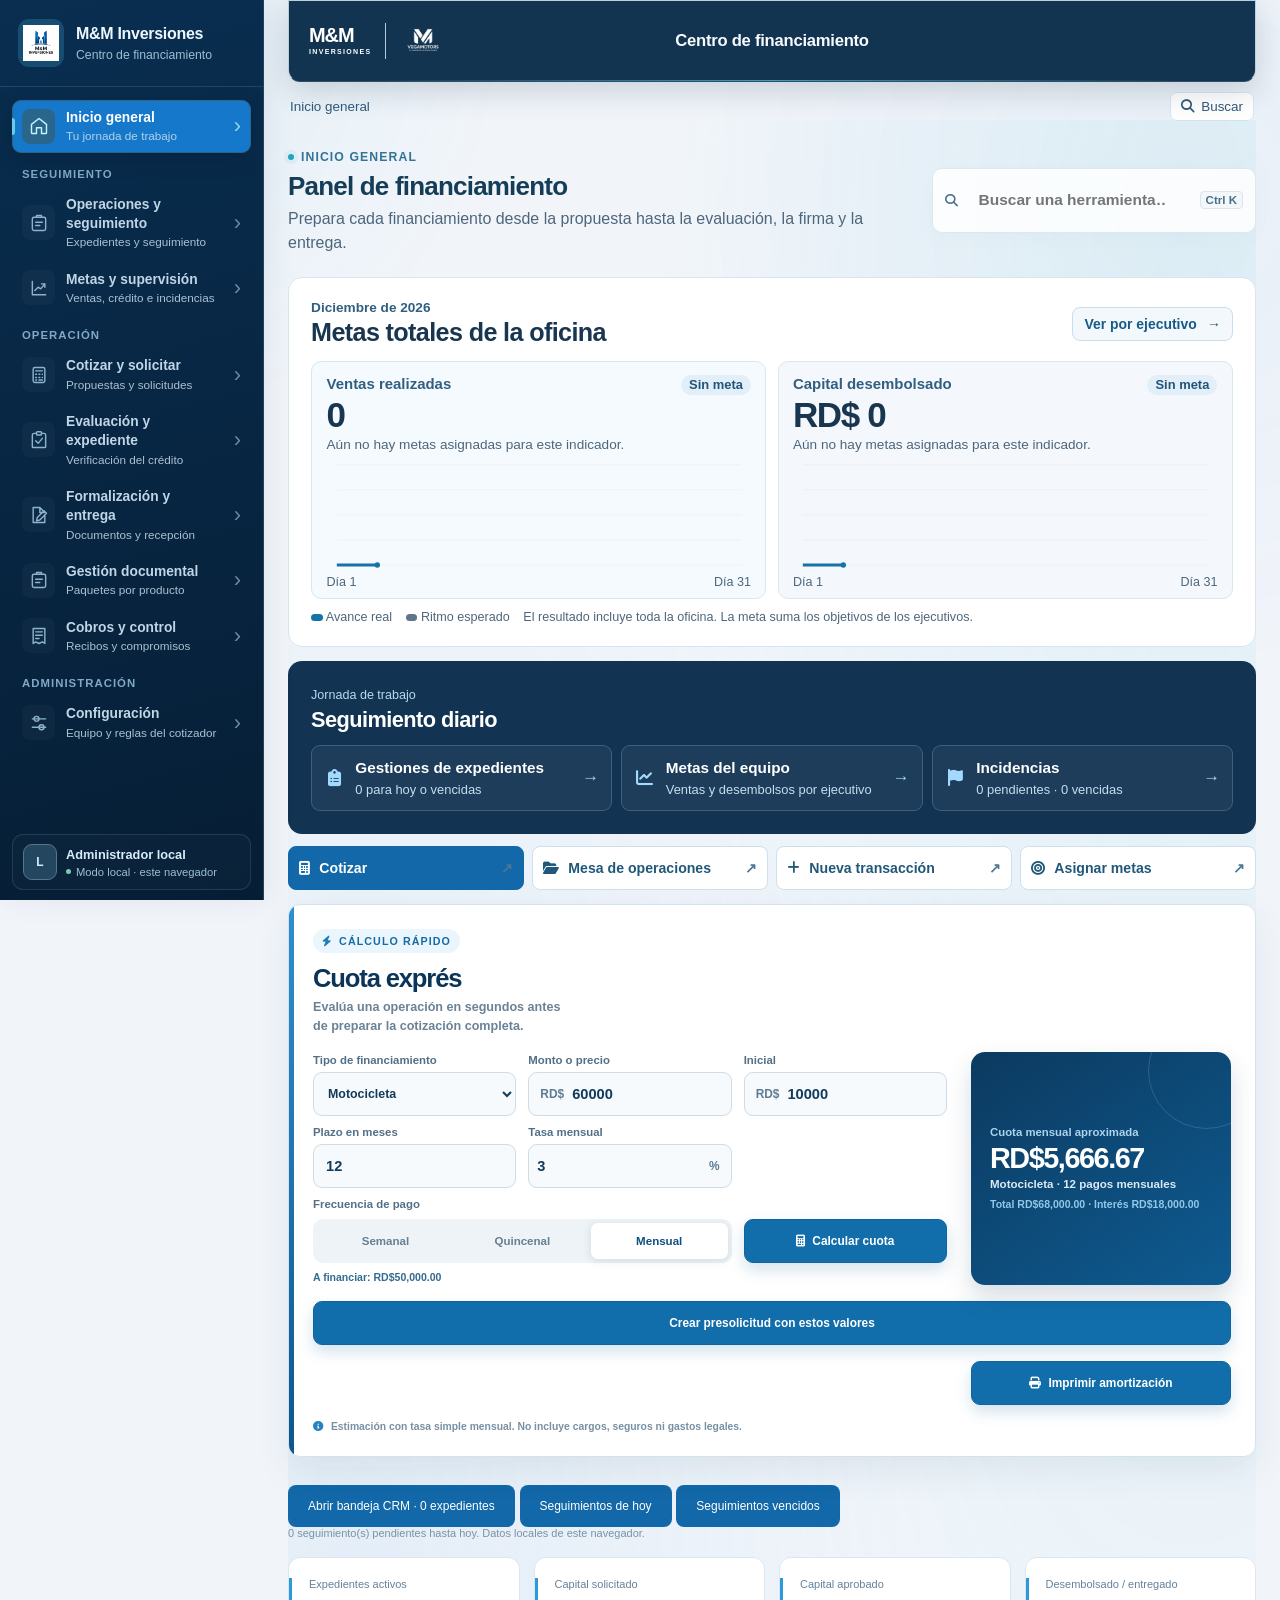
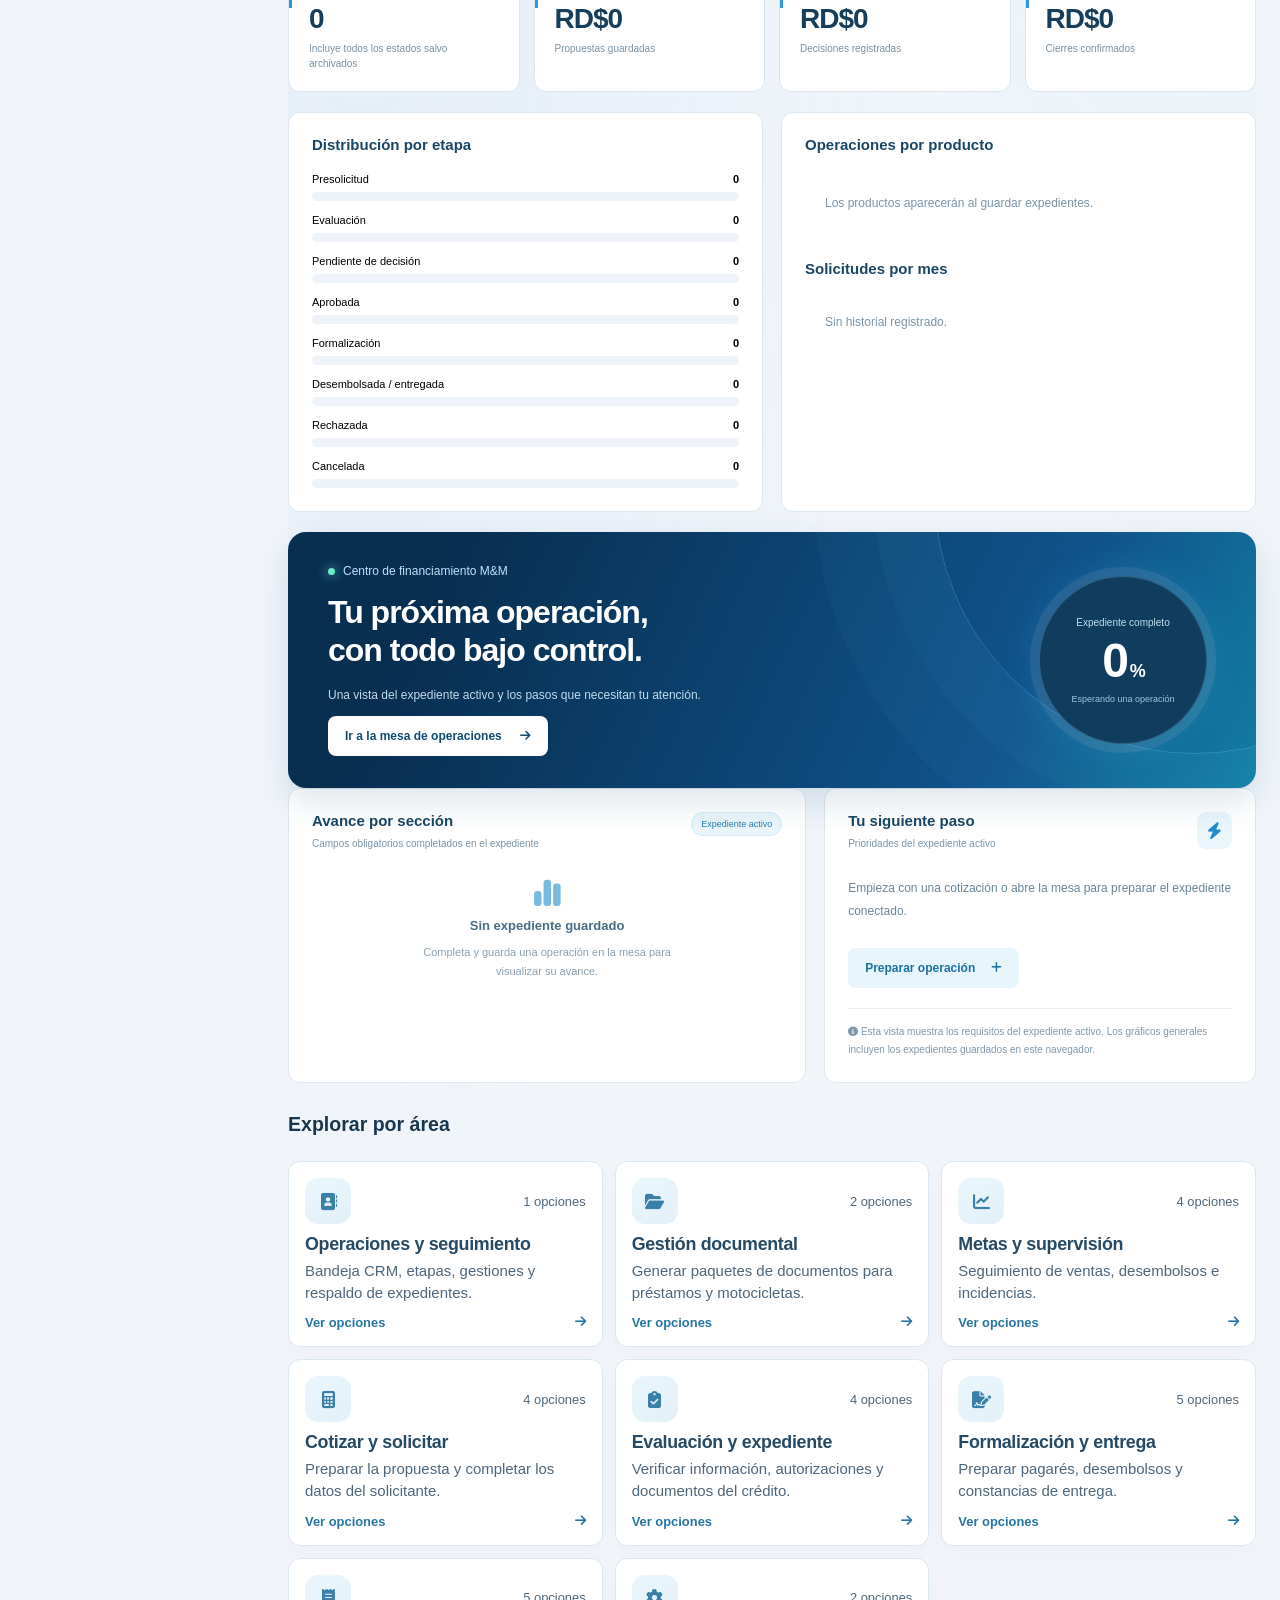
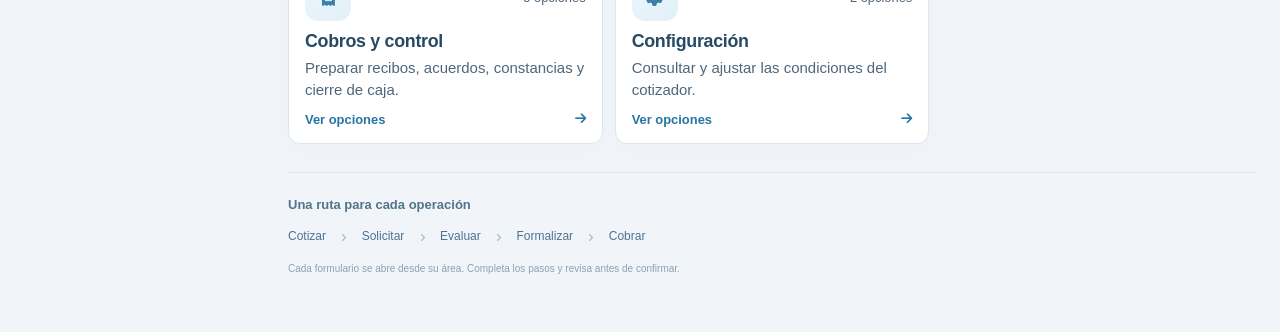
<file: index.html>
<!doctype html>
<html lang="es">
  <head>
    <meta charset="utf-8">
    <meta name="viewport" content="width=device-width, initial-scale=1">
    <meta name="theme-color" content="#073a61">
    <title>Centro de financiamiento M&amp;M</title>
    <link rel="manifest" href="app.webmanifest">
    <link rel="stylesheet" href="https://cdnjs.cloudflare.com/ajax/libs/font-awesome/6.5.2/css/all.min.css">
    <link rel="stylesheet" href="styles.css?v=20261026-vfx3">
  <link rel="stylesheet" href="pagare-notarial.css?v=20261015-print10">
    <link rel="stylesheet" href="menu-empresarial.css?v=20261012-quoteux1">
    <link rel="stylesheet" href="calculadora-express.css?v=20261105-term-visibility">
    <link rel="stylesheet" href="quote-reference.css?v=20261012-reference1">
    <link rel="stylesheet" href="pagare-privado.css?v=20261026-print1">
    <link rel="stylesheet" href="ultimate-ui.css?v=20261013-1">
    <link rel="stylesheet" href="operation-workbench.css?v=20261013-1">
    <link rel="stylesheet" href="system-home.css?v=20261110-centro">
  <link rel="stylesheet" href="bank-dashboard.css?v=20261022-crm1">
<link rel="stylesheet" href="financing-crm.css?v=20261022-crm1">
<link rel="stylesheet" href="performance.css?v=20261110-office">
<link rel="stylesheet" href="document-management.css?v=20261027-footer4">
<link rel="stylesheet" href="document-engine/optimal-print.css?v=20261104-optimal-6"></head>
  <body>
    <a class="skip-link" href="#workspaceMenu">Saltar al contenido principal</a>
    <main class="app-shell">
      <header class="app-header">
        <div class="brand-lockup" aria-label="M&M Inversiones y VegaMotors">
          <img src="LOGO%20M%26M.png" alt="M&M Inversiones">
          <span class="brand-wordmark" aria-hidden="true"><b>M&amp;M</b><small>INVERSIONES</small></span>
          <span class="brand-divider"></span>
          <img src="LOGO%20VEGAMOTORS.png" alt="VegaMotors">
        </div>
        <h1>Centro de financiamiento</h1>
        <nav class="quote-header-flow" id="quoteHeaderFlow" aria-label="Etapas de la cotización">
          <button class="active" type="button" data-header-quote-step="0"><b>1</b><span>Operación<small>Datos de la cotización</small></span></button>
          <i aria-hidden="true"></i>
          <button type="button" data-header-quote-step="1"><b>2</b><span>Condiciones<small>Plazo y tasa</small></span></button>
          <i aria-hidden="true"></i>
          <button type="button" data-header-quote-step="2"><b>3</b><span>Resultado<small>Plan de pagos</small></span></button>
        </nav>
        <div class="header-actions">
          <button class="quiet-btn" id="workspaceHomeBtn" type="button" hidden><i class="fa-solid fa-house"></i> Inicio</button>
          <a class="application-btn" id="applicationEntryBtn" href="#creditApplication" hidden><i class="fa-solid fa-file-circle-plus"></i><span>Nueva solicitud</span></a>
          <button class="quiet-btn" id="newQuoteBtn" type="button" hidden><i class="fa-regular fa-file-lines"></i> Nueva cotización</button>
          <button class="quiet-btn quote-header-settings" id="quoteHeaderSettingsBtn" type="button" hidden><i class="fa-solid fa-gear"></i> Configuración</button>
          <button class="primary-btn" id="printBtn" type="button" hidden><i class="fa-solid fa-table-list"></i> Ver plan de pagos</button>
        </div>
      </header>

      <section class="daily-dashboard" id="dailyDashboard" aria-labelledby="dailyDashboardTitle">
        <div class="daily-dashboard__brief">
          <div class="daily-dashboard__calendar" aria-hidden="true"><span id="dailyDayNumber">--</span><small id="dailyMonthShort">---</small></div>
          <div class="daily-dashboard__heading">
            <span class="daily-dashboard__eyebrow"><i class="fa-solid fa-sun" aria-hidden="true"></i> Panel del día</span>
            <h2 id="dailyDashboardTitle">Jornada de consulta</h2>
            <p id="dailyFullDate">Actividad temporal de esta sesión</p>
          </div>
          <span class="daily-dashboard__status"><i class="fa-solid fa-circle-check" aria-hidden="true"></i> Centro listo</span>
        </div>

        <div class="daily-dashboard__metrics" aria-label="Actividad temporal de la sesión">
          <article>
            <span><i class="fa-solid fa-bolt" aria-hidden="true"></i> Consultas rápidas</span>
            <strong id="dailyExpressCount" aria-live="polite">0</strong>
            <small>Cuotas calculadas</small>
          </article>
          <article>
            <span><i class="fa-solid fa-clipboard-check" aria-hidden="true"></i> Cotizaciones</span>
            <strong id="dailyQuoteCount" aria-live="polite">0</strong>
            <small>Llevadas a revisión</small>
          </article>
          <article>
            <span><i class="fa-solid fa-print" aria-hidden="true"></i> Impresiones</span>
            <strong id="dailyPrintCount" aria-live="polite">0</strong>
            <small>Preparadas hoy</small>
          </article>
        </div>

        <div class="daily-dashboard__footer">
          <p><i class="fa-solid fa-shield-halved" aria-hidden="true"></i><span><b>Sesión temporal.</b> Los contadores vuelven a cero al actualizar o cerrar.</span></p>
          <button class="daily-dashboard__action" type="button" data-workspace-target="quote">Abrir cotizador <i class="fa-solid fa-arrow-right" aria-hidden="true"></i></button>
        </div>
      </section>

      <section class="express-calculator" aria-labelledby="expressCalculatorTitle">
        <div class="express-calculator__intro">
          <span class="express-calculator__eyebrow"><i class="fa-solid fa-bolt" aria-hidden="true"></i> Cálculo rápido</span>
          <h2 id="expressCalculatorTitle">Cuota exprés</h2>
          <p>Evalúa una operación en segundos antes de preparar la cotización completa.</p>
        </div>

        <form class="express-calculator__form" id="expressCalculatorForm">
          <label class="express-field express-field--type">
            <span>Tipo de financiamiento</span>
            <select id="expressProductType"><option>Préstamo personal</option><option>Préstamo comercial</option><option>Préstamo prendario</option><option>Smartphone</option><option>Electrodoméstico</option><option selected>Motocicleta</option></select>
          </label>
          <label class="express-field express-field--amount">
            <span>Monto o precio</span>
            <span class="express-money-input"><b>RD$</b><input id="expressAmount" type="number" min="0" step="0.01" value="60000" required inputmode="decimal"></span>
          </label>
          <label class="express-field express-field--down">
            <span>Inicial</span>
            <span class="express-money-input"><b>RD$</b><input id="expressDownPayment" type="number" min="0" step="0.01" value="10000" required inputmode="decimal"></span>
          </label>
          <label class="express-field">
            <span id="expressMonthLabel">Plazo en meses</span>
            <input id="expressTerm" type="number" min="1" max="60" step="1" value="12" required inputmode="numeric">
          </label>
          <label class="express-field">
            <span>Tasa mensual</span>
            <span class="express-rate-input"><input id="expressRate" type="number" min="0" step="0.01" value="3" required inputmode="decimal"><b>%</b></span>
          </label>
          <fieldset class="express-frequency">
            <legend>Frecuencia de pago</legend>
            <div class="express-frequency__options">
              <label><input type="radio" name="expressFrequency" value="weekly"><span>Semanal</span></label>
              <label><input type="radio" name="expressFrequency" value="biweekly"><span>Quincenal</span></label>
              <label><input type="radio" name="expressFrequency" value="monthly" checked><span>Mensual</span></label>
            </div>
          </fieldset>
          <button class="express-calculator__submit" type="submit"><i class="fa-solid fa-calculator" aria-hidden="true"></i> Calcular cuota</button>
          <output class="express-financed" id="expressFinanced">A financiar: RD$50,000.00</output>
        </form>

        <output class="express-result" id="expressResult" aria-live="polite">
          <span class="express-result__label">Cuota mensual aproximada</span>
          <strong id="expressPayment">RD$0.00</strong>
          <span class="express-result__meta" id="expressPaymentMeta">12 pagos · Total RD$0.00</span>
          <small id="expressInterest">Interés total: RD$0.00</small>
        </output>
        <button class="express-calculator__submit" id="expressPrintAmortization" type="button"><i class="fa-solid fa-print" aria-hidden="true"></i> Imprimir amortización</button>
        <div id="documentPrint-express-amortization" hidden></div>
        <p class="express-calculator__note" id="expressCalculatorNote"><i class="fa-solid fa-circle-info" aria-hidden="true"></i> Estimación con tasa simple mensual. No incluye cargos, seguros ni gastos legales.</p>
      </section>

      <section class="workspace-menu" id="workspaceMenu" aria-label="Menú principal">
        <div class="workspace-menu-intro"><span>Herramientas M&M · VegaMotors</span><h2>Centro de operaciones</h2><p>Selecciona la tarea que vas a realizar. Cada área agrupa las herramientas de una misma etapa.</p></div>
        <nav class="workspace-menu-nav" aria-label="Áreas de trabajo"><a href="#commercialToolsTitle"><i class="fa-solid fa-chart-line"></i> Cotizar y solicitar</a><a href="#fieldToolsTitle"><i class="fa-solid fa-briefcase"></i> Verificar en campo</a><a href="#formalToolsTitle"><i class="fa-solid fa-file-signature"></i> Formalizar</a><a href="#controlToolsTitle"><i class="fa-solid fa-money-bill-transfer"></i> Cobrar y controlar</a></nav>
        <div class="workspace-menu-tools"><label class="workspace-menu-search"><i class="fa-solid fa-magnifying-glass" aria-hidden="true"></i><input id="workspaceMenuSearch" type="search" autocomplete="off" placeholder="Buscar herramienta o formulario" aria-label="Buscar herramienta o formulario"></label><span id="workspaceMenuSearchStatus" aria-live="polite">Selecciona un área o busca una herramienta.</span></div>
        <div class="workspace-menu-sections">
          <section class="workspace-menu-section workspace-menu-section--commercial" aria-labelledby="commercialToolsTitle">
            <header><span><i class="fa-solid fa-chart-line"></i> Negocio y crédito</span><h3 id="commercialToolsTitle">Preparación comercial</h3><p>Desde la primera consulta hasta la solicitud de crédito.</p></header>
            <div class="workspace-menu-cards" id="commercialMenuCards">
              <button class="workspace-choice" type="button" data-tool-label="Cálculo" data-workspace-target="quote"><span><i class="fa-solid fa-calculator"></i></span><b>Cotizador de pagos</b><small>Calcula cuotas, intereses, plazos y planes de pago.</small><em>Entrar al cotizador <i class="fa-solid fa-arrow-right"></i></em></button>
              <a class="workspace-choice workspace-choice--motorcycle-quote" data-tool-label="Propuesta" href="cotizacion-motocicletas.html"><span><i class="fa-solid fa-motorcycle"></i></span><b>Cotización de motocicletas</b><small>Prepara una propuesta de contado o financiada para imprimir.</small><em>Crear cotización <i class="fa-solid fa-arrow-right"></i></em></a>
              <button class="workspace-choice" type="button" data-tool-label="Expediente" data-workspace-target="application"><span><i class="fa-solid fa-file-signature"></i></span><b>Solicitudes</b><small>Completa, verifica, imprime o exporta una solicitud de crédito.</small><em>Nueva solicitud <i class="fa-solid fa-arrow-right"></i></em></button>
            </div>
          </section>
          <section class="workspace-menu-section workspace-menu-section--field" aria-labelledby="fieldToolsTitle">
            <header><span><i class="fa-solid fa-briefcase"></i> Gestión operativa</span><h3 id="fieldToolsTitle">Campo, control y documentación</h3><p>Fichas y comprobantes para dar seguimiento a cada gestión.</p></header>
            <div class="workspace-menu-cards" id="fieldMenuCards">
              <button class="workspace-choice workspace-choice--evaluation" type="button" data-tool-label="Verificación" data-workspace-target="evaluation"><span><i class="fa-solid fa-clipboard-check"></i></span><b>Visita de evaluación</b><small>Verifica vivienda, trabajo y referencias antes de decidir.</small><em>Abrir ficha <i class="fa-solid fa-arrow-right"></i></em></button>
              <button class="workspace-choice workspace-choice--delivery" type="button" data-tool-label="Constancia" data-workspace-target="delivery"><span><i class="fa-solid fa-file-circle-check"></i></span><b>Entrega de documentos</b><small>Genera constancia de entrega de placa, matrícula o ambos.</small><em>Generar constancia <i class="fa-solid fa-arrow-right"></i></em></button>
            </div>
          </section>
        </div>
      </section>

      <div class="workspace workspace--quote" id="quoteWorkspace" hidden>
      <section class="workbench" aria-label="Cotizador de financiamiento">
        <form class="calculator-card" id="quoteForm">
          <div class="panel-title quote-flow-title">
            <span class="panel-icon"><i class="fa-regular fa-clipboard"></i></span>
            <div>
              <p>Nueva operación</p>
              <h2>Configura el financiamiento</h2>
            </div>
          </div>

          <nav class="quote-flow" aria-label="Flujo del cotizador">
            <button class="active" type="button" data-quote-step="0" aria-current="step"><b>1</b><span>Operación<small>Cliente, producto y montos</small></span></button>
            <button type="button" data-quote-step="1" disabled><b>2</b><span>Condiciones<small>Plazo, tasa y cargos</small></span></button>
            <button type="button" data-quote-step="2" disabled><b>3</b><span>Revisión<small>Confirmar sin errores</small></span></button>
          </nav>

          <section class="quote-input-group quote-input-group--operation" data-quote-step-panel="0" aria-labelledby="operationGroupTitle">
            <header><div><span>1</span><div><h3 id="operationGroupTitle">Operación</h3><p>Completa los datos principales de la operación.</p></div></div></header>

          <select class="visually-hidden" id="productName" aria-label="Producto a financiar">
              <option value="Préstamo personal">Préstamo personal</option>
              <option value="Préstamo comercial">Préstamo comercial</option>
              <option value="Préstamo prendario">Préstamo prendario</option>
              <option value="Smartphone">Smartphone</option>
              <option value="Electrodoméstico">Electrodoméstico</option>
              <option value="Motocicleta" selected>Motocicleta</option>
          </select>
          <fieldset class="product-selector">
            <legend>Producto a financiar</legend>
            <details class="product-menu" id="productMenu">
              <summary><span class="selected-product"><i class="fa-solid fa-motorcycle" id="selectedProductIcon"></i><span><b id="selectedProductName">Motocicleta</b><small id="selectedProductMeta">Vehículo</small></span></span><i class="fa-solid fa-chevron-down"></i></summary>
              <div class="product-picker" id="productPicker" role="group" aria-label="Selecciona el producto a financiar">
                <button class="product-tile" type="button" data-product="Préstamo personal"><i class="fa-solid fa-hand-holding-dollar"></i><span>Préstamo<small>Personal</small></span></button>
                <button class="product-tile" type="button" data-product="Préstamo comercial"><i class="fa-solid fa-briefcase"></i><span>Préstamo<small>Comercial</small></span></button>
                <button class="product-tile" type="button" data-product="Préstamo prendario"><i class="fa-solid fa-shield-halved"></i><span>Préstamo<small>Prendario</small></span></button>
                <button class="product-tile" type="button" data-product="Smartphone"><i class="fa-solid fa-mobile-screen-button"></i><span>Smartphone<small>Equipo móvil</small></span></button>
                <button class="product-tile" type="button" data-product="Electrodoméstico"><i class="fa-solid fa-plug-circle-bolt"></i><span>Electrodoméstico<small>Hogar</small></span></button>
                <button class="product-tile active" type="button" data-product="Motocicleta"><i class="fa-solid fa-motorcycle"></i><span>Motocicleta<small>Vehículo</small></span></button>
              </div>
            </details>
          </fieldset>
          <details class="compact-disclosure product-details-disclosure" id="productDetailsDisclosure">
            <summary><span><i class="fa-solid fa-pen-ruler"></i> Detalles del producto</span><small id="productDetailSummary">Agregar detalles</small><i class="fa-solid fa-chevron-down"></i></summary>
            <section class="product-details" id="productDetails" aria-live="polite"></section>
          </details>

          <div class="currency-row operation-amounts">
            <label>
              Precio del artículo
              <span class="currency-input"><b>RD$</b><input id="productAmount" type="number" min="0" step="500" value="60000"></span>
            </label>
            <label>
              Inicial
              <span class="currency-input"><b>RD$</b><input id="downPayment" type="number" min="0" step="500" value="10000"></span>
            </label>
            <div class="calculated-field"><span>Monto a financiar</span><strong id="formFinancedAmount">RD$50,000.00</strong><small>Precio menos inicial</small></div>
          </div>
          <div class="initial-note"><span id="downPercent">17%</span> del precio <em id="minimumDownNote">Inicial mínimo según producto</em></div>
          <aside class="preserve-values-note"><span><i class="fa-solid fa-circle-info"></i><b>Tus valores se conservan al cambiar de producto</b><small id="recommendedConditionsText">Consulta las condiciones recomendadas sin sustituir tus datos.</small></span><button class="quiet-btn" id="applyRecommendedConditionsBtn" type="button"><i class="fa-solid fa-rotate"></i> Usar condiciones recomendadas</button></aside>

          <section class="party-capture" aria-labelledby="clientFieldsTitle">
            <label class="party-toggle-card">
              <input id="includeCustomerData" type="checkbox">
              <span class="party-toggle-control" aria-hidden="true"></span>
              <span class="party-toggle-icon"><i class="fa-regular fa-address-card"></i></span>
              <span><b id="clientFieldsTitle">Incluir datos del cliente</b><small>Identifica al deudor y agrega sus datos al plan impreso.</small></span>
              <em id="customerDataStatus">Opcional</em>
            </label>
            <button class="party-edit-button" id="editPartyDataBtn" type="button" hidden><i class="fa-solid fa-user-pen"></i> Editar cliente y codeudor</button>
            <div class="party-panel" id="customerDataPanel" hidden>
              <input id="customerName" type="hidden">
              <div class="party-panel__heading"><div><span><i class="fa-regular fa-user"></i></span><p><b>Cliente y obligados</b><small>Completa una sola vez los datos que usarán la cotización y el pagaré.</small></p></div><button class="icon-btn" id="closePartyPanelBtn" type="button" aria-label="Cerrar datos del cliente"><i class="fa-solid fa-xmark"></i></button></div>
              <div class="party-fields-grid">
                <label>Nombres<input id="customerFirstNames" type="text" autocomplete="given-name" placeholder="Nombres"></label>
                <label>Apellidos<input id="customerLastNames" type="text" autocomplete="family-name" placeholder="Apellidos"></label>
                <label>Cédula<input id="customerId" type="text" inputmode="numeric" maxlength="13" placeholder="000-0000000-0"></label>
                <label>Teléfono <small>Opcional</small><input id="customerPhone" type="tel" autocomplete="tel" placeholder="809-000-0000"></label>
                <label class="span-two">Dirección<input id="customerStreet" type="text" autocomplete="street-address" placeholder="Calle o avenida"></label>
                <label>No. de casa<input id="customerHouseNumber" type="text" placeholder="Ej. 45"></label>
                <label>Sector<input id="customerSector" type="text" placeholder="Sector"></label>
                <label>Ciudad o municipio<input id="customerCity" type="text" autocomplete="address-level2" placeholder="Ciudad"></label>
                <label>Provincia<input id="customerProvince" type="text" autocomplete="address-level1" placeholder="Provincia"></label>
              </div>
              <label class="party-toggle-card party-toggle-card--codebtor">
                <input id="includeCodebtorData" type="checkbox">
                <span class="party-toggle-control" aria-hidden="true"></span>
                <span class="party-toggle-icon"><i class="fa-solid fa-user-group"></i></span>
                <span><b>Esta operación tiene codeudor solidario</b><small>Asume junto al deudor la obligación de pago; no es un fiador.</small></span>
                <em id="codebtorDataStatus">No incluido</em>
              </label>
              <div class="codebtor-panel" id="codebtorDataPanel" hidden>
                <div class="party-fields-grid">
                  <label>Nombres<input id="codebtorFirstNames" type="text" placeholder="Nombres"></label>
                  <label>Apellidos<input id="codebtorLastNames" type="text" placeholder="Apellidos"></label>
                  <label>Cédula<input id="codebtorId" type="text" inputmode="numeric" maxlength="13" placeholder="000-0000000-0"></label>
                  <label>Teléfono <small>Opcional</small><input id="codebtorPhone" type="tel" placeholder="809-000-0000"></label>
                  <label class="span-two">Dirección<input id="codebtorStreet" type="text" placeholder="Calle o avenida"></label>
                  <label>No. de casa<input id="codebtorHouseNumber" type="text" placeholder="Ej. 45"></label>
                  <label>Sector<input id="codebtorSector" type="text" placeholder="Sector"></label>
                  <label>Ciudad o municipio<input id="codebtorCity" type="text" placeholder="Ciudad"></label>
                  <label>Provincia<input id="codebtorProvince" type="text" placeholder="Provincia"></label>
                </div>
              </div>
              <div class="party-panel__actions"><button class="primary-btn" id="savePartyPanelBtn" type="button"><i class="fa-solid fa-check"></i> Usar estos datos</button></div>
            </div>
          </section>

          </section>

          <fieldset class="choice-field compact-choice quote-input-group quote-input-group--conditions" data-quote-step-panel="1" hidden>
            <legend><span>02</span><span><b>Condiciones del pago</b><small>Configura calendario, tasa, frecuencia y cargos.</small></span></legend>
            <section class="condition-block condition-block--schedule" aria-labelledby="scheduleBlockTitle">
              <div class="condition-block__heading"><div><i class="fa-regular fa-calendar"></i><span><b id="scheduleBlockTitle">Calendario del plan</b><small>Escribe el plazo o utiliza un atajo</small></span></div><em id="termRangeNote">Permitido: 6 a 36 meses</em></div>
              <div class="term-date-grid">
                <label id="quoteMonthsField">Plazo en meses <span class="term-input"><input id="termSelect" type="number" min="6" max="36" step="1" value="12" inputmode="numeric" aria-label="Plazo en meses"><b>meses</b></span></label>
                <label>Primera cuota <input id="firstPaymentDate" type="date"></label>
              </div>
              <div class="quick-terms"><span>Atajos rápidos</span><div class="term-picker" id="termPicker"></div></div>
              <p class="calendar-note" id="calendarNote">Las fechas se generan automáticamente según la frecuencia elegida.</p>
            </section>
            <section class="condition-block" aria-labelledby="rateBlockTitle">
              <div class="condition-block__heading"><div><i class="fa-solid fa-percent"></i><span><b id="rateBlockTitle">Tasa y frecuencia</b><small>Define cómo se calculará y dividirá la cuota</small></span></div></div>
              <div class="conditions-grid conditions-grid--rate">
                <label>Tipo de tasa<select id="rateType"><option value="simple" selected>Interés simple</option><option value="monthly">Mensual</option><option value="effectiveAnnual">Efectiva anual</option><option value="nominalAnnual">Nominal anual</option></select></label>
                <label><span id="rateLabel">Tasa simple mensual %</span><span class="rate-input"><input id="monthlyRate" type="number" min="0" step="0.01" value="3"><b>%</b></span></label>
                <div class="frequency-control"><span>Frecuencia de pago</span><div class="frequency-picker"><button class="frequency-chip active" type="button" data-frequency="monthly">Mensual</button><button class="frequency-chip" type="button" data-frequency="biweekly">Quincenal</button><button class="frequency-chip" type="button" data-frequency="weekly">Semanal</button></div></div>
              </div>
              <p class="rate-help" id="rateHelp">Se aplica una tasa simple mensual durante el plazo seleccionado.</p>
            </section>
            <section class="quote-subsection quote-charge-fields" aria-labelledby="chargeFieldsTitle">
              <div class="quote-subsection__heading"><span><i class="fa-solid fa-receipt"></i></span><div><b id="chargeFieldsTitle">Cargos opcionales</b><small>Solo se suman cuando tienen un valor mayor que cero</small></div></div>
              <div class="optional-fields-grid">
                <label>Legalización %<input id="legalRate" type="number" min="0" step="0.01" value="0"></label>
                <label>Adicional RD$<input id="extraFee" type="number" min="0" step="100" value="0"></label>
              </div>
              <button class="text-action rule-action" id="openRulesBtn" type="button"><i class="fa-solid fa-gear"></i> Configurar reglas de <span id="ruleActionProduct">Motocicleta</span></button>
            </section>
          </fieldset>

          <section class="quote-input-group quote-review-step" data-quote-step-panel="2" hidden aria-labelledby="reviewGroupTitle">
            <header><div><span>03</span><div><h3 id="reviewGroupTitle">Revisión antes de continuar</h3><p>Confirma los datos clave. Lo resaltado se usará en el plan.</p></div></div></header>
            <div class="quote-review-sections">
              <section><h4><i class="fa-regular fa-user"></i> Partes <small id="reviewPartiesStatus">Datos opcionales</small></h4><div class="quote-review-grid quote-review-grid--three"><article><span>Deudor</span><strong id="reviewCustomer">No especificado</strong></article><article><span>Cédula</span><strong id="reviewCustomerId">No especificada</strong></article><article><span>Contacto</span><strong id="reviewCustomerPhone">No especificado</strong></article><article class="quote-review-grid__wide"><span>Dirección</span><strong id="reviewCustomerAddress">No especificada</strong></article><article class="quote-review-grid__wide" id="reviewCodebtorCard" hidden><span>Codeudor</span><strong id="reviewCodebtor">No incluido</strong></article></div></section>
              <section><h4><i class="fa-solid fa-tag"></i> Operación</h4><div class="quote-review-grid"><article><span>Producto</span><strong id="reviewProduct">Motocicleta</strong></article><article><span>Precio</span><strong id="reviewAmount">RD$60,000.00</strong></article><article><span>Inicial</span><strong id="reviewDown">RD$10,000.00</strong></article><article class="quote-review-grid__accent"><span>A financiar</span><strong id="reviewFinanced">RD$50,000.00</strong></article></div></section>
              <section><h4><i class="fa-regular fa-calendar-check"></i> Condiciones</h4><div class="quote-review-grid"><article><span>Plazo y frecuencia</span><strong id="reviewTerm">12 meses · Mensual</strong></article><article><span>Primera cuota</span><strong id="reviewFirstPayment">04 nov 2026</strong></article><article><span>Tasa aplicada</span><strong id="reviewRate">3% simple mensual</strong></article><article><span>Cargos adicionales</span><strong id="reviewCharges">Sin cargos</strong></article></div></section>
            </div>
            <section class="validation-summary" id="validationSummary" aria-live="polite"></section>
          </section>

          <div class="quote-step-actions">
            <p id="quoteStepFeedback" aria-live="polite"><i class="fa-solid fa-shield-check"></i> Completa este bloque para continuar.</p>
            <div><button class="quiet-btn" id="quoteStepBackBtn" type="button" hidden><i class="fa-solid fa-arrow-left"></i> Atrás</button><button class="primary-btn" id="quoteStepNextBtn" type="button"><span>Continuar a condiciones</span><i class="fa-solid fa-arrow-right"></i></button></div>
          </div>
        </form>

        <section class="proposal-preview" aria-label="Propuesta en vivo">
          <div class="proposal-topline">
            <h2>Propuesta comercial</h2>
            <span class="quote-status"><i class="fa-solid fa-circle-check"></i> Cálculo verificado</span>
            <span class="visually-hidden" id="quoteHeading">Cotización de motocicleta</span>
            <span class="visually-hidden" id="quoteReference">BORRADOR</span>
          </div>

          <div class="proposal-clientline visually-hidden">
            <span id="quoteCustomer">Cliente: No especificado</span>
            <span id="quoteDate">Fecha de hoy</span>
          </div>

          <div class="hero-payment">
            <span>Cuota <span id="heroFrequencyLabel">mensual</span> estimada</span>
            <strong id="heroPayment">RD$0.00</strong>
            <p class="visually-hidden"><span id="heroFrequency">mensual</span> · <b id="heroTerm">12 meses</b></p>
          </div>

          <div class="summary-metrics">
            <article><p><span>Precio del artículo</span><strong id="summaryPrice">RD$0.00</strong><small>100% del precio</small></p></article>
            <article><p><span>Inicial</span><strong id="summaryDown">RD$0.00</strong><small id="summaryDownPercent">0% del precio</small></p></article>
            <article><p><span>Monto a financiar</span><strong id="summaryFinanced">RD$0.00</strong><small id="summaryFinancedPercent">0% del precio</small></p></article>
            <article><p><span>Plazo</span><strong id="sidebarTerm">12 meses</strong></p></article>
            <article><p><span>Tasa de interés (<b id="sidebarRateFrequency">mensual</b>)</span><strong id="sidebarRate">3.00%</strong></p></article>
            <article><p><span>Total de intereses</span><strong id="summaryInterest">RD$0.00</strong><small id="summaryInterestDetail">Según la tasa seleccionada</small></p></article>
            <article class="summary-total"><p><span>Monto total a pagar</span><strong id="summaryTotal">RD$0.00</strong></p></article>
          </div>

          <div class="proposal-actions">
            <button class="primary-btn" id="sidebarPlanBtn" type="button"><i class="fa-solid fa-calculator"></i> Ver plan de pagos <i class="fa-solid fa-arrow-right"></i></button>
            <button class="primary-btn private-promissory-launch" id="openPrivatePromissoryBtn" type="button"><i class="fa-solid fa-file-signature"></i> Pagaré y amortización</button>
            <button class="quiet-btn" id="sidebarSaveBtn" type="button"><i class="fa-regular fa-file-pdf"></i> Guardar cotización</button>
          </div>

          <aside class="proposal-control visually-hidden" aria-label="Control de la operación">
            <ul><li id="controlAmount"><b id="controlAmountValue">RD$50,000.00</b></li><li id="controlTerms"><b id="controlTermsValue">12 meses</b></li><li id="controlStatus"><b id="controlStatusValue">Listo</b></li></ul>
          </aside>

        </section>
        <section class="proposal-side-summary" aria-label="Resumen de la operación">
          <h3>Resumen de la operación</h3>
          <div>
            <article><span><i class="fa-solid fa-coins"></i></span><strong id="sideSummaryTerm">12</strong><small>Meses</small></article>
            <article><span><i class="fa-solid fa-percent"></i></span><strong id="sideSummaryRate">3.00%</strong><small>Tasa mensual</small></article>
            <article><span><i class="fa-regular fa-rectangle-list"></i></span><strong id="sideSummaryTotal">RD$0.00</strong><small>Total a pagar</small></article>
          </div>
        </section>
      </section>

      <section class="comparison-section" aria-label="Planes y amortización">
        <div class="comparison-header">
          <div><p>Información del financiamiento</p><h2>Opciones del plan</h2></div>
          <div class="comparison-tabs" role="tablist" aria-label="Opciones del financiamiento">
            <button class="comparison-tab" id="plansTab" type="button" role="tab" aria-selected="false" data-panel="plansPanel"><i class="fa-regular fa-credit-card"></i> Planes de pago</button>
            <button class="comparison-tab active" id="amortizationTab" type="button" role="tab" aria-selected="true" data-panel="amortizationPanel"><i class="fa-solid fa-table-list"></i> Tabla de amortización</button>
          </div>
        </div>
        <section class="comparison-panel" id="plansPanel" role="tabpanel" aria-labelledby="plansTab" hidden>
          <div class="panel-explainer"><div><h3>Planes recomendados</h3><p id="planComparisonInfo">Compara cuota, interés y ahorro por liquidar antes.</p></div><span id="availableTermsLabel">Disponibles hasta 36 meses</span></div>
          <div class="recommended-plans" id="recommendedPlans"></div>
        </section>
        <section class="comparison-panel active" id="amortizationPanel" role="tabpanel" aria-labelledby="amortizationTab">
          <div class="panel-explainer"><div><h3><i class="fa-solid fa-clipboard-list"></i> Tabla de amortización</h3><p>Desglose de fechas, capital, interés y balance pendiente.</p></div><span id="amortizationLabel">12 cuotas mensuales</span></div>
          <div class="table-wrap amortization-table"><table><thead><tr><th>#</th><th>Vence</th><th>Pago</th><th>Capital</th><th>Interés</th><th>Balance</th></tr></thead><tbody id="amortizationBody"></tbody></table></div>
        </section>
      </section>

      <section class="quote-validity-bar" aria-label="Validez y firmas de la cotización">
        <div><i class="fa-solid fa-check"></i><span><strong>BUENO Y VÁLIDO POR <b id="screenValidityTotal">RD$0.00</b></strong><small>Esta cotización tiene una vigencia de 15 días a partir de la fecha de emisión.</small></span></div>
        <span class="screen-signature">Deudor</span>
        <span class="screen-signature" id="screenCodebtorSignature" hidden>Codeudor</span>
        <span class="screen-signature">Firma autorizada</span>
      </section>

      </div>

      <section class="workspace workspace--application credit-application" id="creditApplication" aria-labelledby="creditApplicationTitle" hidden>
        <header class="application-hero">
          <div class="application-brand" aria-label="M&M Inversiones y VegaMotors">
            <img src="LOGO%20M%26M.png" alt="M&M Inversiones">
            <span></span>
            <img src="LOGO%20VEGAMOTORS.png" alt="VegaMotors">
          </div>
          <div>
            <p>Formulario de evaluación</p>
            <h2 id="creditApplicationTitle">Solicitud de crédito</h2>
            <span>Completa la información para preparar una solicitud lista para revisión.</span>
          </div>
          <div class="application-hero-state"><i class="fa-solid fa-shield-halved"></i><span>Información confidencial<br><b>Uso interno</b></span></div>
        </header>

        <form class="credit-application-form" id="creditApplicationForm" novalidate autocomplete="off">
          <div class="application-context" id="applicationContext" aria-live="polite"><div><span class="application-context-icon"><i class="fa-solid fa-file-circle-plus"></i></span><span><b id="applicationContextTitle">Nueva solicitud</b><small id="applicationContextCopy">Completa los datos del solicitante para iniciar la evaluación.</small></span></div><button class="quiet-btn" id="applicationContextAction" type="button"><i class="fa-solid fa-rotate-left"></i> Limpiar y comenzar</button></div>
          <nav class="application-progress" aria-label="Etapas de la solicitud"><a href="#appOperation"><i>1</i> Operación</a><a href="#appProfile"><i>2</i> Personal</a><a href="#appEmployment"><i>3</i> Laboral</a><a href="#appFinancial"><i>4</i> Finanzas</a><a href="#appReferences"><i>5</i> Referencias</a><a href="#appDeclaration"><i>6</i> Confirmar</a></nav>
          <aside class="application-evaluation-bar" aria-label="Resumen de evaluación en vivo"><div><span><i class="fa-solid fa-wallet"></i> Disponible mensual</span><strong id="evaluationAvailable">RD$0.00</strong></div><div><span><i class="fa-solid fa-money-bill-wave"></i> Cuota estimada</span><strong id="evaluationPayment">RD$0.00</strong></div><div><span><i class="fa-solid fa-scale-balanced"></i> Cuota / ingreso</span><strong id="evaluationRatio">—</strong></div><div class="evaluation-status" id="evaluationStatus"><span><i class="fa-solid fa-circle-info"></i> Estado informativo</span><strong>Pendiente de cálculo</strong></div></aside>
          <section class="application-section application-type-section" id="appOperation" aria-labelledby="applicationTypeTitle">
            <div class="application-section-heading"><span>01</span><div><p>Tipo de operación</p><h3 id="applicationTypeTitle">¿Qué crédito solicita?</h3></div></div>
            <input type="hidden" id="applicationType" name="applicationType" value="personal">
            <div class="application-type-grid" id="applicationTypeGrid" role="radiogroup" aria-label="Tipo de crédito solicitado">
              <button class="application-type-card is-selected" type="button" role="radio" aria-checked="true" data-application-type="personal"><i class="fa-solid fa-user"></i><span><b>Préstamo personal</b><small>Necesidades personales</small></span></button>
              <button class="application-type-card" type="button" role="radio" aria-checked="false" data-application-type="commercial"><i class="fa-solid fa-briefcase"></i><span><b>Préstamo comercial</b><small>Negocio o empresa</small></span></button>
              <button class="application-type-card" type="button" role="radio" aria-checked="false" data-application-type="vehicle"><i class="fa-solid fa-car-side"></i><span><b>Garantía de vehículo</b><small>Préstamo prendario</small></span></button>
              <button class="application-type-card" type="button" role="radio" aria-checked="false" data-application-type="mortgage"><i class="fa-solid fa-house"></i><span><b>Garantía hipotecaria</b><small>Inmueble en respaldo</small></span></button>
              <button class="application-type-card" type="button" role="radio" aria-checked="false" data-application-type="smartphone"><i class="fa-solid fa-mobile-screen-button"></i><span><b>Financiar smartphone</b><small>Equipo móvil</small></span></button>
              <button class="application-type-card" type="button" role="radio" aria-checked="false" data-application-type="motorcycle"><i class="fa-solid fa-motorcycle"></i><span><b>Financiar motocicleta</b><small>Unidad nueva o usada</small></span></button>
            </div>
            <div class="application-operation-details" aria-labelledby="appSpecificTitle">
              <div class="application-section-heading application-section-heading--subsection"><span><i class="fa-solid fa-file-invoice-dollar"></i></span><div><p>Condiciones de la solicitud</p><h3 id="appSpecificTitle">Información del préstamo personal</h3></div></div>
              <div class="application-fields four-columns" id="applicationSpecificFields"></div>
              <aside class="loan-estimate" id="applicationLoanEstimate" aria-live="polite"><div class="loan-estimate-title"><span><i class="fa-solid fa-calculator"></i></span><div><p>Estimación con interés simple</p><h4>Resumen de la solicitud</h4></div><small>Tasa mensual × plazo</small></div><div class="loan-estimate-values"><div><span>Monto financiado</span><strong id="loanEstimatePrincipal">RD$0.00</strong></div><div><span>Interés estimado</span><strong id="loanEstimateInterest">RD$0.00</strong></div><div><span>Total a pagar</span><strong id="loanEstimateTotal">RD$0.00</strong></div><div class="loan-estimate-payment"><span>Cuota mensual estimada</span><strong id="loanEstimatePayment">RD$0.00</strong><small id="loanEstimateDetail">Ingresa monto, tasa y plazo.</small></div></div></aside>
            </div>
          </section>

          <section class="application-section" id="appProfile" aria-labelledby="appPersonalTitle">
            <div class="application-section-heading"><span>02</span><div><p>Identificación</p><h3 id="appPersonalTitle">Datos personales del solicitante</h3></div></div>
            <div class="application-fields four-columns">
              <label>Nombres <input name="firstNames" autocomplete="given-name" required placeholder="Nombres completos"></label>
              <label>Apellidos <input name="lastNames" autocomplete="family-name" required placeholder="Apellidos completos"></label>
              <label>Cédula o pasaporte <input name="identityNumber" required placeholder="000-0000000-0"></label>
              <label>Fecha de nacimiento <input name="birthDate" type="date" required></label>
              <label>Nacionalidad <input name="nationality" required value="Dominicana"></label>
              <label>Estado civil <select name="maritalStatus" required><option value="">Selecciona</option><option>Soltero/a</option><option>Casado/a</option><option>Unión libre</option><option>Divorciado/a</option><option>Viudo/a</option></select></label>
              <label>Teléfono principal <input name="phone" type="tel" autocomplete="tel" required placeholder="809-000-0000"></label>
              <label>Correo electrónico <input name="email" type="email" autocomplete="email" placeholder="nombre@correo.com"></label>
              <label class="span-two">Calle <input name="street" autocomplete="street-address" required placeholder="Ej. Calle Duarte"></label>
              <label>No. de casa / apartamento <input name="houseNumber" required placeholder="Ej. 24, Apto. 3B"></label>
              <label>Sector <input name="sector" required placeholder="Ej. Villa Lora"></label>
              <label class="span-two">Ciudad o municipio <input name="city" required placeholder="Ej. La Vega"></label>
              <label class="span-two">Provincia <select name="province" required><option value="">Selecciona la provincia</option><option>Azua</option><option>Bahoruco</option><option>Barahona</option><option>Dajabón</option><option>Distrito Nacional</option><option>Duarte</option><option>Elías Piña</option><option>El Seibo</option><option>Espaillat</option><option>Hato Mayor</option><option>Hermanas Mirabal</option><option>Independencia</option><option>La Altagracia</option><option>La Romana</option><option>La Vega</option><option>María Trinidad Sánchez</option><option>Monseñor Nouel</option><option>Monte Cristi</option><option>Monte Plata</option><option>Pedernales</option><option>Peravia</option><option>Puerto Plata</option><option>Samaná</option><option>Sánchez Ramírez</option><option>San Cristóbal</option><option>San José de Ocoa</option><option>San Juan</option><option>San Pedro de Macorís</option><option>Santiago</option><option>Santiago Rodríguez</option><option>Santo Domingo</option><option>Valverde</option></select></label>
              <label class="span-two">Referencia de ubicación 1 <input name="residenceReference1" required placeholder="Ej. frente a la iglesia, cerca del colmado"></label>
              <label class="span-two">Referencia de ubicación 2 <input name="residenceReference2" required placeholder="Ej. casa color azul, próximo a la escuela"></label>
              <label>Tiempo en residencia <span class="duration-field"><input name="residenceTime" type="number" min="0" step="1" required placeholder="0"><select name="residenceTimeUnit" aria-label="Unidad de tiempo en residencia"><option value="años">años</option><option value="meses">meses</option></select></span></label>
              <label>Tipo de vivienda <select name="housingType" required><option value="">Selecciona</option><option>Propia</option><option>Alquilada</option><option>Familiar</option><option>Hipotecada</option></select></label>
              <label>Personas dependientes <input name="dependents" type="number" min="0" value="0"></label>
            </div>
          </section>

          <section class="application-section" id="appEmployment" aria-labelledby="appEmploymentTitle">
            <div class="application-section-heading"><span>03</span><div><p>Actividad económica</p><h3 id="appEmploymentTitle">Información laboral</h3></div></div>
            <div class="application-fields four-columns">
              <label>Situación laboral <select name="employmentStatus" required><option value="">Selecciona</option><option>Empleado/a fijo/a</option><option>Empleado/a temporal</option><option>Independiente</option><option>Propietario/a de negocio</option><option>Jubilado/a</option></select></label>
              <label>Empresa o negocio <input name="employer" required placeholder="Nombre de la empresa"></label>
              <label>Cargo u ocupación <input name="jobTitle" required placeholder="Puesto que desempeña"></label>
              <label>Tiempo laborando <span class="duration-field"><input name="employmentTime" type="number" min="0" step="1" required placeholder="0"><select name="employmentTimeUnit" aria-label="Unidad de tiempo laborando"><option value="años">años</option><option value="meses">meses</option></select></span></label>
              <label class="span-two">Dirección laboral <input name="workAddress" placeholder="Calle, número, sector"></label>
              <label class="span-two">Referencia del negocio <input name="businessNearby" placeholder="¿Cerca de qué queda el negocio o empresa?"></label>
              <label>Teléfono laboral <input name="workPhone" type="tel" placeholder="809-000-0000"></label>
              <label>Supervisor / contacto <input name="supervisor" placeholder="Nombre y apellido"></label>
            </div>
          </section>

          <section class="application-section" id="appFinancial" aria-labelledby="appFinancialTitle">
            <div class="application-section-heading"><span>04</span><div><p>Capacidad de pago</p><h3 id="appFinancialTitle">Ingresos y gastos mensuales</h3></div></div>
            <div class="financial-layout">
              <div class="financial-block"><h4><i class="fa-solid fa-arrow-trend-up"></i> Ingresos</h4><div class="application-fields two-columns"><label>Ingreso salarial <span class="money-field"><b>RD$</b><input data-income data-money-input name="monthlyIncome" type="text" inputmode="decimal" required placeholder="0.00"></span></label><label>Otros ingresos <span class="money-field"><b>RD$</b><input data-income data-money-input name="additionalIncome" type="text" inputmode="decimal" placeholder="0.00"></span></label><label class="span-two">¿De qué provienen los otros ingresos? <input name="additionalIncomeSource" data-additional-income-source placeholder="Ej. comisiones, alquiler, trabajo independiente"></label></div></div>
              <div class="financial-block"><h4><i class="fa-solid fa-arrow-trend-down"></i> Gastos</h4><div class="application-fields two-columns"><label>Vivienda / alquiler <span class="money-field"><b>RD$</b><input data-expense data-money-input name="housingExpense" type="text" inputmode="decimal" placeholder="0.00"></span></label><label>Préstamos actuales <span class="money-field"><b>RD$</b><input data-expense data-money-input name="loanExpense" type="text" inputmode="decimal" placeholder="0.00"></span></label><label>Servicios básicos <span class="money-field"><b>RD$</b><input data-expense data-money-input name="utilitiesExpense" type="text" inputmode="decimal" placeholder="0.00"></span></label><label>Alimentación <span class="money-field"><b>RD$</b><input data-expense data-money-input name="foodExpense" type="text" inputmode="decimal" placeholder="0.00"></span></label><label>Otros gastos <span class="money-field"><b>RD$</b><input data-expense data-money-input name="otherExpense" type="text" inputmode="decimal" placeholder="0.00"></span></label></div></div>
              <aside class="financial-summary" aria-live="polite"><span>Disponible estimado</span><strong id="availableIncome">RD$0.00</strong><dl><div><dt>Ingresos</dt><dd id="totalIncome">RD$0.00</dd></div><div><dt>Gastos</dt><dd id="totalExpenses">RD$0.00</dd></div></dl><small>Este cálculo es informativo y será validado durante la evaluación.</small></aside>
            </div>
          </section>

          <section class="application-section" id="appReferences" aria-labelledby="appReferencesTitle">
            <div class="application-section-heading"><span>05</span><div><p>Validación de referencias</p><h3 id="appReferencesTitle">Personales, comerciales y familiares</h3></div></div>
            <p class="application-note"><i class="fa-solid fa-circle-info"></i> Registra dos referencias de cada categoría. No deben ser las mismas personas entre sí.</p>
            <div class="reference-groups">
              <fieldset class="reference-group"><legend><i class="fa-regular fa-user"></i> 2 referencias personales</legend><div class="reference-grid"><label>Nombre completo <input name="personalReference1Name" required placeholder="Referencia 1"></label><label>Relación <input name="personalReference1Relation" required placeholder="Ej. vecino/a"></label><label>Teléfono <input name="personalReference1Phone" type="tel" required placeholder="809-000-0000"></label><label>Nombre completo <input name="personalReference2Name" required placeholder="Referencia 2"></label><label>Relación <input name="personalReference2Relation" required placeholder="Ej. amistad"></label><label>Teléfono <input name="personalReference2Phone" type="tel" required placeholder="809-000-0000"></label></div></fieldset>
              <fieldset class="reference-group"><legend><i class="fa-solid fa-store"></i> 2 referencias comerciales</legend><div class="reference-grid"><label>Empresa o comercio <input name="commercialReference1Name" required placeholder="Comercio 1"></label><label>Contacto <input name="commercialReference1Contact" required placeholder="Nombre de contacto"></label><label>Teléfono <input name="commercialReference1Phone" type="tel" required placeholder="809-000-0000"></label><label>Empresa o comercio <input name="commercialReference2Name" required placeholder="Comercio 2"></label><label>Contacto <input name="commercialReference2Contact" required placeholder="Nombre de contacto"></label><label>Teléfono <input name="commercialReference2Phone" type="tel" required placeholder="809-000-0000"></label></div></fieldset>
              <fieldset class="reference-group"><legend><i class="fa-solid fa-people-roof"></i> 2 referencias familiares</legend><div class="reference-grid"><label>Nombre completo <input name="familyReference1Name" required placeholder="Familiar 1"></label><label>Parentesco <input name="familyReference1Relation" required placeholder="Ej. hermano/a"></label><label>Teléfono <input name="familyReference1Phone" type="tel" required placeholder="809-000-0000"></label><label>Nombre completo <input name="familyReference2Name" required placeholder="Familiar 2"></label><label>Parentesco <input name="familyReference2Relation" required placeholder="Ej. madre/padre"></label><label>Teléfono <input name="familyReference2Phone" type="tel" required placeholder="809-000-0000"></label></div></fieldset>
            </div>
          </section>

          <section class="application-section application-declaration" id="appDeclaration" aria-labelledby="appDeclarationTitle">
            <div class="application-section-heading"><span>06</span><div><p>Autorización</p><h3 id="appDeclarationTitle">Declaración del solicitante</h3></div></div>
            <label class="consent-check"><input name="informationConsent" type="checkbox" required><span>Declaro que la información suministrada es correcta y autorizo a M&M Inversiones / Vegamotors a verificarla para evaluar esta solicitud de crédito.</span></label>
            <div class="application-actions"><button class="quiet-btn" id="clearApplicationBtn" type="button"><i class="fa-solid fa-eraser"></i> Limpiar formulario</button><button class="quiet-btn" id="printApplicationBtn" type="button"><i class="fa-solid fa-print"></i> Imprimir solicitud</button><button class="quiet-btn" id="exportApplicationWordBtn" type="button"><i class="fa-solid fa-file-word"></i> Exportar Word (.docx)</button><button class="quiet-btn" id="exportApplicationExcelBtn" type="button" title="Libro editable con evaluación y panel"><i class="fa-solid fa-file-excel"></i> Exportar Excel (.xlsx)</button><button class="primary-btn" type="submit"><i class="fa-solid fa-circle-check"></i> Verificar datos</button></div>
            <p class="application-privacy-note"><i class="fa-solid fa-shield-halved"></i> Modo temporal: esta página no guarda datos. Al limpiar, recargar o cerrar la pestaña, la información desaparece.</p>
            <p class="application-status" id="applicationStatus" aria-live="polite">Completa los campos requeridos para verificar la solicitud.</p>
          </section>
          <div class="application-flow-actions" id="applicationFlowActions"><button class="quiet-btn" id="applicationPrevStepBtn" type="button"><i class="fa-solid fa-arrow-left"></i> Anterior</button><p id="applicationStepLabel">Paso 1 de 7 · Operación</p><button class="primary-btn" id="applicationNextStepBtn" type="button">Siguiente <i class="fa-solid fa-arrow-right"></i></button></div>
        </form>
      </section>

      <section class="workspace delivery-documents" id="deliveryDocuments" aria-labelledby="deliveryDocumentsTitle" hidden>
        <header class="delivery-hero">
          <div class="delivery-brand" aria-label="M&M Inversiones y VegaMotors"><img src="LOGO%20M%26M.png" alt="M&M Inversiones"><span></span><img src="LOGO%20VEGAMOTORS.png" alt="VegaMotors"></div>
          <div><p>Control de documentos</p><h2 id="deliveryDocumentsTitle">Constancia de entrega</h2><span>Registra la entrega de documentos de una motocicleta y prepara un comprobante para firma.</span></div>
          <div class="delivery-hero-state"><i class="fa-solid fa-shield-check"></i><span>Modo temporal<br><b>No guarda datos</b></span></div>
        </header>
        <form class="delivery-form delivery-form--refined" id="deliveryForm" novalidate autocomplete="off">
          <div class="delivery-context delivery-context--refined"><span><i class="fa-solid fa-file-circle-check"></i></span><div><b>Entrega verificada</b><small>Identifica la unidad, confirma quién recibe y genera una constancia lista para firma.</small></div><em><i class="fa-solid fa-lock"></i> Registro temporal</em></div>
          <section class="delivery-section" aria-labelledby="deliveryItemsTitle">
            <div class="delivery-section-heading"><span>01</span><div><p>Documentos entregados</p><h3 id="deliveryItemsTitle">¿Qué se está entregando?</h3></div></div>
            <div class="delivery-document-options" id="deliveryDocumentOptions" role="group" aria-label="Documentos a entregar">
              <label><input name="deliveryPlate" type="checkbox"><span><i class="fa-solid fa-rectangle-list"></i><b>Placa</b><small>Placa física del vehículo</small></span></label>
              <label><input name="deliveryRegistration" type="checkbox"><span><i class="fa-solid fa-id-card"></i><b>Matrícula</b><small>Documento de matrícula</small></span></label>
            </div>
            <p class="delivery-selection-note" id="deliverySelectionNote" aria-live="polite">Selecciona placa, matrícula o ambos.</p>
          </section>
          <section class="delivery-section" aria-labelledby="deliveryClientTitle">
            <div class="delivery-section-heading"><span>02</span><div><p>Cliente y receptor</p><h3 id="deliveryClientTitle">¿Quién recibe la entrega?</h3></div></div>
            <div class="application-fields four-columns">
              <label class="span-two">Nombre completo <input name="deliveryClientName" required placeholder="Nombre y apellidos del cliente"></label>
              <label>Cédula o pasaporte <input name="deliveryClientId" required placeholder="000-0000000-0"></label>
              <label>Teléfono <input name="deliveryClientPhone" type="tel" required placeholder="809-000-0000"></label>
              <label class="span-two">Dirección o sector <input name="deliveryClientAddress" required placeholder="Ej. La Vega, Villa Lora"></label>
            </div>
            <label class="delivery-third-party-toggle"><input name="deliveryThirdParty" type="checkbox"><span><i class="fa-solid fa-user-shield"></i><b>Recibe una tercera persona autorizada</b><small>Si no se marca, la entrega se registra a nombre del cliente.</small></span></label>
            <div class="application-fields four-columns delivery-third-party-fields" id="deliveryThirdPartyFields" hidden>
              <label class="span-two">Nombre de quien recibe <input name="deliveryReceiverName" placeholder="Nombre y apellidos"></label>
              <label>Cédula o pasaporte <input name="deliveryReceiverId" placeholder="000-0000000-0"></label>
              <label>Teléfono <input name="deliveryReceiverPhone" type="tel" placeholder="809-000-0000"></label>
              <label class="span-two">Relación con el cliente <input name="deliveryReceiverRelation" placeholder="Ej. hermano, representante autorizado"></label>
            </div>
          </section>
          <section class="delivery-section" aria-labelledby="deliveryVehicleTitle">
            <div class="delivery-section-heading"><span>03</span><div><p>Unidad vinculada</p><h3 id="deliveryVehicleTitle">Datos de la motocicleta</h3></div></div>
            <div class="application-fields four-columns">
              <label>Marca <input name="deliveryMotorcycleBrand" required placeholder="Ej. Yamaha"></label>
              <label>Modelo <input name="deliveryMotorcycleModel" required placeholder="Ej. FZ 2.0"></label>
              <label>Año <input name="deliveryMotorcycleYear" type="number" min="1900" max="2100" required placeholder="2026"></label>
              <label>Color <input name="deliveryMotorcycleColor" required placeholder="Ej. azul"></label>
              <label class="span-two">No. de placa <input name="deliveryPlateNumber" required placeholder="Ej. K123456"></label>
              <label class="span-two">No. de matrícula <input name="deliveryRegistrationNumber" required placeholder="Número de matrícula"></label>
            </div>
          </section>
          <section class="delivery-section" aria-labelledby="deliveryControlTitle">
            <div class="delivery-section-heading"><span>04</span><div><p>Trazabilidad</p><h3 id="deliveryControlTitle">Identificación de la entrega</h3></div></div>
            <div class="application-fields four-columns">
              <label>Fecha de entrega <input name="deliveryDate" type="date" required></label>
              <label>Entregado por <input name="deliveryStaffName" required placeholder="Nombre del colaborador"></label>
              <label class="span-two">Sucursal <select name="deliveryBranch" required><option value="">Selecciona la sucursal</option><option value="VegaMotors">VegaMotors</option><option value="Otro">Otro lugar</option></select></label>
              <label class="span-two" id="deliveryOtherLocationField" hidden>Indica dónde se realizó la entrega <input name="deliveryOtherLocation" placeholder="Ej. domicilio del cliente, otra sucursal"></label>
              <label class="span-two">Observaciones <input name="deliveryNotes" placeholder="Ej. Entrega personal; cliente verifica los datos"></label>
            </div>
          </section>
          <section class="delivery-section delivery-declaration" aria-labelledby="deliveryDeclarationTitle">
            <div class="delivery-section-heading"><span>05</span><div><p>Confirmación</p><h3 id="deliveryDeclarationTitle">Constancia y firma</h3></div></div>
            <label class="consent-check"><input name="deliveryConfirmation" type="checkbox" required><span>Confirmo que los documentos indicados fueron entregados y recibidos conforme, asociados a la motocicleta descrita.</span></label>
            <div class="delivery-actions"><button class="quiet-btn" id="clearDeliveryBtn" type="button"><i class="fa-solid fa-eraser"></i> Limpiar</button><button class="primary-btn" id="printDeliveryBtn" type="button"><i class="fa-solid fa-print"></i> Imprimir constancia</button></div>
            <p class="application-privacy-note"><i class="fa-solid fa-shield-halved"></i> Modo temporal: al limpiar, recargar o cerrar esta pestaña, los datos desaparecen.</p>
            <p class="application-status" id="deliveryStatus" aria-live="polite">Completa los campos para preparar la constancia.</p>
          </section>
        </form>
      </section>
      <section class="workspace evaluation-workspace" id="evaluationWorkspace" aria-labelledby="evaluationTitle" hidden>
        <header class="evaluation-hero">
          <div class="evaluation-brand" aria-label="M&M Inversiones y VegaMotors"><img src="LOGO%20M%26M.png" alt="M&M Inversiones"><span></span><img src="LOGO%20VEGAMOTORS.png" alt="VegaMotors"></div>
          <div><p>Verificación presencial</p><h2 id="evaluationTitle">Ficha de visita y evaluación</h2><span>Registra lo verificado en vivienda, trabajo y referencias antes de emitir una recomendación.</span></div>
          <div class="evaluation-hero-state"><i class="fa-solid fa-clipboard-check"></i><span>Uso interno<br><b>Información temporal</b></span></div>
        </header>
        <form class="evaluation-form" id="evaluationForm" novalidate autocomplete="off">
          <div class="evaluation-layout">
            <div class="evaluation-main">
              <section class="evaluation-section" aria-labelledby="evaluationControlTitle">
                <div class="evaluation-section-heading"><span>01</span><div><p>Control de visita</p><h3 id="evaluationControlTitle">Datos de la evaluación</h3></div></div>
                <div class="application-fields four-columns"><label>Fecha de visita <input name="evaluationDate" type="date" required></label><label>Evaluador <input name="evaluatorName" required placeholder="Nombre del analista"></label><label>Sucursal <select name="evaluationBranch" required><option value="">Selecciona</option><option>VegaMotors</option><option>M&M Inversiones</option><option>Otra</option></select></label><label>Referencia / solicitud <input name="evaluationReference" readonly aria-label="Referencia generada automáticamente"></label><label>Tipo de préstamo <select name="evaluationProduct" required><option value="">Selecciona</option><option>Préstamo personal</option><option>Préstamo comercial</option><option>Préstamo con garantía de vehículo</option><option>Compra de motocicleta</option><option>Compra de smartphone</option><option>Compra de electrodoméstico</option></select></label><label class="span-two">Descripción del producto <input name="evaluationProductDetail" required placeholder="Ej. iPhone 15 Plus"></label><label>Precio RD$ <span class="currency-input"><b>RD$</b><input name="evaluationAmount" type="number" min="0" required placeholder="0"></span></label><label>Inicial RD$ <span class="currency-input"><b>RD$</b><input name="evaluationInitial" type="number" min="0" placeholder="0"></span></label><label>Plazo solicitado <input name="evaluationTerm" type="number" min="1" required placeholder="Meses"></label></div>
              </section>
              <section class="evaluation-section" aria-labelledby="evaluationPeopleTitle">
                <div class="evaluation-section-heading"><span>02</span><div><p>Personas verificadas</p><h3 id="evaluationPeopleTitle">Datos del deudor y codeudor</h3></div></div>
                <div class="evaluation-people-grid"><fieldset><legend>Solicitante / deudor</legend><div class="application-fields two-columns"><label class="span-two">Nombre completo <input name="debtorName" required placeholder="Nombre y apellidos"></label><label>Cédula <input name="debtorId" required placeholder="000-0000000-0"></label><label>Teléfono <input name="debtorPhone" type="tel" required placeholder="809-000-0000"></label><label class="span-two">Dirección residencial completa <input name="debtorHomeAddress" required placeholder="Calle, número, sector, ciudad o paraje"></label><label>Cerca de qué 1 <input name="debtorNearbyReference1" required placeholder="Ej. colmado, iglesia o escuela"></label><label>Cerca de qué 2 <input name="debtorNearbyReference2" required placeholder="Ej. parada, ferretería o negocio"></label><label class="span-two">Lugar de trabajo / actividad <input name="debtorWorkCompany" required placeholder="Empresa, negocio o actividad que realiza"></label><label>Tiempo laborando <input name="debtorWorkTime" required placeholder="Ej. 2 años"></label><label>Ingresos mensuales RD$ <span class="currency-input"><b>RD$</b><input name="debtorWorkIncome" type="number" min="0" required placeholder="0"></span></label><label class="span-two evaluation-credit-label">DataCrédito: estado / calificación <select name="debtorCreditStatus" required><option value="">Selecciona</option><option>Sin consulta</option><option>Sin historial</option><option>Buen comportamiento</option><option>Comportamiento regular</option><option>Riesgo alto / atrasos</option></select></label><label>Score o calificación <input name="debtorCreditScore" required placeholder="Ej. 720 o Buena"></label><label>Cuota / deudas mensuales RD$ <span class="currency-input"><b>RD$</b><input name="debtorCreditDebt" type="number" min="0" required placeholder="0"></span></label><label class="span-two">Detalle de DataCrédito <textarea name="debtorCreditNotes" required placeholder="Préstamos vigentes, tarjetas, atrasos, fecha de consulta u otras observaciones"></textarea></label><label class="span-two">Observaciones de campo <textarea name="debtorFieldReport" required placeholder="Referencias obtenidas, historial, préstamos actuales u otras observaciones"></textarea></label></div></fieldset><fieldset><legend>Co-solicitante / codeudor <label class="evaluation-switch"><input name="hasCoDebtor" type="checkbox"><span></span> Tiene codeudor</label></legend><div class="application-fields two-columns" id="coDebtorFields" hidden><label class="span-two">Nombre completo <input name="coDebtorName" placeholder="Nombre y apellidos"></label><label>Cédula <input name="coDebtorId" placeholder="000-0000000-0"></label><label>Teléfono <input name="coDebtorPhone" type="tel" placeholder="809-000-0000"></label><label class="span-two">Dirección residencial completa <input name="coDebtorHomeAddress" placeholder="Calle, número, sector, ciudad o paraje"></label><label>Cerca de qué 1 <input name="coDebtorNearbyReference1" placeholder="Ej. colmado, iglesia o escuela"></label><label>Cerca de qué 2 <input name="coDebtorNearbyReference2" placeholder="Ej. parada, ferretería o negocio"></label><label class="span-two">Lugar de trabajo / actividad <input name="coDebtorWorkCompany" placeholder="Empresa, negocio o actividad que realiza"></label><label>Tiempo laborando <input name="coDebtorWorkTime" placeholder="Ej. 2 años"></label><label>Ingresos mensuales RD$ <span class="currency-input"><b>RD$</b><input name="coDebtorWorkIncome" type="number" min="0" placeholder="0"></span></label><label class="span-two evaluation-credit-label">DataCrédito: estado / calificación <select name="coDebtorCreditStatus"><option value="">Selecciona</option><option>Sin consulta</option><option>Sin historial</option><option>Buen comportamiento</option><option>Comportamiento regular</option><option>Riesgo alto / atrasos</option></select></label><label>Score o calificación <input name="coDebtorCreditScore" placeholder="Ej. 720 o Buena"></label><label>Cuota / deudas mensuales RD$ <span class="currency-input"><b>RD$</b><input name="coDebtorCreditDebt" type="number" min="0" placeholder="0"></span></label><label class="span-two">Detalle de DataCrédito <textarea name="coDebtorCreditNotes" placeholder="Préstamos vigentes, tarjetas, atrasos, fecha de consulta u otras observaciones"></textarea></label><label class="span-two">Observaciones de campo <textarea name="coDebtorFieldReport" placeholder="Referencias obtenidas, historial, préstamos actuales u otras observaciones"></textarea></label></div><p class="evaluation-empty-note" id="coDebtorEmptyNote">Actívalo solo si el caso tiene co-solicitante / codeudor.</p></fieldset></div>
              </section>
              <section class="evaluation-section evaluation-bureau-section" aria-labelledby="evaluationBureauTitle">
                <div class="evaluation-section-heading"><span>03</span><div><p>Consulta de buró</p><h3 id="evaluationBureauTitle">Deudas y comportamiento de pago</h3></div></div>
                <div class="bureau-status-grid"><label>Historial DataCrédito · deudor <select name="debtorBureauStatus"><option value="con-historial">Con historial</option><option value="sin-historial">Sin historial</option></select></label><p class="bureau-no-history" id="debtorNoHistory" hidden><i class="fa-solid fa-triangle-exclamation"></i> SIN HISTORIAL</p><label id="coDebtorBureauStatusWrap">Historial DataCrédito · codeudor <select name="coDebtorBureauStatus"><option value="con-historial">Con historial</option><option value="sin-historial">Sin historial</option></select></label><p class="bureau-no-history" id="coDebtorNoHistory" hidden><i class="fa-solid fa-triangle-exclamation"></i> SIN HISTORIAL</p></div>
                <div class="evaluation-people-grid"><fieldset><legend>Buró del solicitante / deudor</legend><div class="application-fields two-columns"><label>Deuda actual de préstamo RD$ <span class="currency-input"><b>RD$</b><input name="debtorBureauLoanDebt" type="number" min="0" placeholder="0"></span></label><label>Cuota mensual que paga RD$ <span class="currency-input"><b>RD$</b><input name="debtorBureauMonthlyPayment" type="number" min="0" placeholder="0"></span></label><label class="span-two">Deuda actual de tarjeta de crédito RD$ <span class="currency-input"><b>RD$</b><input name="debtorBureauCardDebt" type="number" min="0" placeholder="0"></span></label><label>Mora 30 días <input name="debtorBureauLate30" type="number" min="0" placeholder="Cantidad de atrasos"></label><label>Mora 60 días <input name="debtorBureauLate60" type="number" min="0" placeholder="Cantidad de atrasos"></label><label>Mora 90 días <input name="debtorBureauLate90" type="number" min="0" placeholder="Cantidad de atrasos"></label><label>Mora 120 días <input name="debtorBureauLate120" type="number" min="0" placeholder="Cantidad de atrasos"></label><label>Mora 150 días <input name="debtorBureauLate150" type="number" min="0" placeholder="Cantidad de atrasos"></label><label>Castigos <input name="debtorBureauWriteOff" type="number" min="0" placeholder="Cantidad"></label><label class="span-two">Observaciones del buró <textarea name="debtorBureauNotes" placeholder="Entidad, fecha de consulta u observaciones relevantes"></textarea></label></div></fieldset><fieldset id="coDebtorBureauFields"><legend>Buró del co-solicitante / codeudor</legend><div class="application-fields two-columns"><label>Deuda actual de préstamo RD$ <span class="currency-input"><b>RD$</b><input name="coDebtorBureauLoanDebt" type="number" min="0" placeholder="0"></span></label><label>Cuota mensual que paga RD$ <span class="currency-input"><b>RD$</b><input name="coDebtorBureauMonthlyPayment" type="number" min="0" placeholder="0"></span></label><label class="span-two">Deuda actual de tarjeta de crédito RD$ <span class="currency-input"><b>RD$</b><input name="coDebtorBureauCardDebt" type="number" min="0" placeholder="0"></span></label><label>Mora 30 días <input name="coDebtorBureauLate30" type="number" min="0" placeholder="Cantidad de atrasos"></label><label>Mora 60 días <input name="coDebtorBureauLate60" type="number" min="0" placeholder="Cantidad de atrasos"></label><label>Mora 90 días <input name="coDebtorBureauLate90" type="number" min="0" placeholder="Cantidad de atrasos"></label><label>Mora 120 días <input name="coDebtorBureauLate120" type="number" min="0" placeholder="Cantidad de atrasos"></label><label>Mora 150 días <input name="coDebtorBureauLate150" type="number" min="0" placeholder="Cantidad de atrasos"></label><label>Castigos <input name="coDebtorBureauWriteOff" type="number" min="0" placeholder="Cantidad"></label><label class="span-two">Observaciones del buró <textarea name="coDebtorBureauNotes" placeholder="Entidad, fecha de consulta u observaciones relevantes"></textarea></label></div></fieldset></div>
              </section>
            </div>
            <aside class="evaluation-side">
              <section class="evaluation-outcome"><div class="evaluation-outcome-title"><i class="fa-solid fa-clipboard-check"></i><h3>Resultado de evaluación</h3></div><label>Nivel de riesgo <select name="evaluationRisk" required><option value="">Selecciona</option><option>Bajo</option><option>Medio</option><option>Alto</option></select></label><label>Recomendación <select name="evaluationRecommendation" required><option value="">Selecciona</option><option>Favorable</option><option>Requiere revisión</option><option>Desfavorable</option></select></label><label>Comentarios finales <textarea name="evaluationNotes" required placeholder="Resume hallazgos y recomendación del evaluador"></textarea></label></section>
              <section class="evaluation-upload" aria-labelledby="debtorIdPhotoTitle"><div><i class="fa-regular fa-id-card"></i><h3 id="debtorIdPhotoTitle">Cédula frontal del deudor</h3></div><label class="upload-drop"><input name="debtorIdPhoto" type="file" accept="image/*" required><img id="debtorIdPreview" alt="Vista previa de cédula del deudor" hidden><span><i class="fa-solid fa-cloud-arrow-up"></i><b>Subir foto frontal</b><small>JPG, PNG o WEBP</small></span></label></section>
              <section class="evaluation-upload" id="coDebtorPhotoSection" aria-labelledby="coDebtorIdPhotoTitle" hidden><div><i class="fa-regular fa-id-card"></i><h3 id="coDebtorIdPhotoTitle">Cédula frontal del codeudor</h3></div><label class="upload-drop"><input name="coDebtorIdPhoto" type="file" accept="image/*"><img id="coDebtorIdPreview" alt="Vista previa de cédula del codeudor" hidden><span><i class="fa-solid fa-cloud-arrow-up"></i><b>Subir foto frontal</b><small>JPG, PNG o WEBP</small></span></label></section>
            </aside>
          </div>
          <section class="evaluation-actions"><label class="consent-check"><input name="evaluationConsent" type="checkbox" required><span>Confirmo que esta información fue levantada durante la visita presencial de evaluación.</span></label><div><button class="quiet-btn" id="clearEvaluationBtn" type="button"><i class="fa-solid fa-eraser"></i> Limpiar</button><button class="primary-btn" id="printEvaluationBtn" type="button"><i class="fa-solid fa-print"></i> Imprimir ficha</button></div><p class="application-status" id="evaluationVisitStatus" aria-live="polite">Completa la ficha para preparar la evaluación.</p></section>
        </form>
      </section>
    </main>

    <section class="delivery-print-report" id="deliveryPrintReport" aria-label="Constancia de entrega imprimible">
      <article class="delivery-print-sheet delivery-print-letter">
        <header class="delivery-letter-header"><div class="delivery-letter-brand"><img src="LOGO%20M%26M.png" alt="M&M Inversiones"><img src="LOGO%20VEGAMOTORS.png" alt="VegaMotors"></div><span id="deliveryPrintReference"></span></header>
        <h1>ACTA DE ENTREGA DE DOCUMENTOS</h1>
        <p class="delivery-letter-intro" id="deliveryPrintIntro"></p>
        <section class="delivery-letter-documents"><h2>Documentos recibidos:</h2><ol id="deliveryPrintItems"></ol></section>
        <p class="delivery-letter-unit" id="deliveryPrintVehicle"></p>
        <p class="delivery-letter-declaration" id="deliveryPrintDeclaration"></p>
        <p class="delivery-letter-closing">Sin más que tratar, firmamos la presente acta en dos (2) ejemplares del mismo tenor y efecto legal, quedando una en poder de cada parte.</p>
        <p class="delivery-letter-date" id="deliveryPrintClosing"></p>
        <section class="delivery-letter-signatures"><div><span></span><small>Recibido por</small><b id="deliveryPrintReceiver">Nombre del receptor</b><em id="deliveryPrintReceiverId">Cédula / pasaporte</em></div><div><span></span><small>Entregado por M&M Inversiones / VegaMotors</small><b id="deliveryPrintStaff">Nombre del colaborador</b><em id="deliveryPrintLocation">Sucursal</em></div></section>
      </article>
    </section>

    <section class="evaluation-print-report" id="evaluationPrintReport" aria-label="Ficha de evaluación imprimible">
      <article class="evaluation-print-sheet evaluation-print-sheet--field">
        <header><div class="evaluation-print-brand"><img src="LOGO%20M%26M.png" alt="M&M Inversiones"><img src="LOGO%20VEGAMOTORS.png" alt="VegaMotors"></div><span id="evaluationPrintReference"></span></header>
        <div class="evaluation-print-title"><span>Informe de verificación presencial</span><h1>FICHA DE EVALUACIÓN DE CAMPO</h1><p>Resumen estructurado para análisis y decisión de crédito</p></div>
        <ul class="evaluation-print-credit" id="evaluationPrintCredit"></ul>
        <section class="evaluation-person-print"><h2>01 · SOLICITANTE / DEUDOR</h2><div class="evaluation-person-body"><figure id="evaluationPrintDebtorPhotoFigure"><img id="evaluationPrintDebtorPhoto" alt="Cédula frontal del deudor"><figcaption>Cédula frontal del deudor</figcaption></figure><div class="evaluation-person-information"><p class="evaluation-person-location" id="evaluationPrintDebtorLocation"></p><dl class="evaluation-person-details" id="evaluationPrintDebtorDetails"></dl><section class="evaluation-credit-print"><h3>DataCrédito y capacidad de pago</h3><dl id="evaluationPrintDebtorCredit"></dl></section><p class="evaluation-person-observations" id="evaluationPrintDebtorReport"></p></div></div></section>
        <section class="evaluation-person-print" id="evaluationPrintCoDebtorSection" hidden><h2>02 · CO-SOLICITANTE / CODEUDOR</h2><div class="evaluation-person-body"><figure id="evaluationPrintCoDebtorPhotoFigure"><img id="evaluationPrintCoDebtorPhoto" alt="Cédula frontal del codeudor"><figcaption>Cédula frontal del codeudor</figcaption></figure><div class="evaluation-person-information"><p class="evaluation-person-location" id="evaluationPrintCoDebtorLocation"></p><dl class="evaluation-person-details" id="evaluationPrintCoDebtorDetails"></dl><section class="evaluation-credit-print"><h3>DataCrédito y capacidad de pago</h3><dl id="evaluationPrintCoDebtorCredit"></dl></section><p class="evaluation-person-observations" id="evaluationPrintCoDebtorReport"></p></div></div></section>
        <section class="evaluation-print-result"><h2>CONCLUSIÓN DEL EVALUADOR</h2><p id="evaluationPrintOutcome"></p></section><section class="evaluation-print-handwritten"><b>Notas y anexos levantados en campo:</b><span></span><span></span><span></span></section>
        <section class="evaluation-print-signatures"><div><span></span><small>Firma del evaluador</small><b id="evaluationPrintEvaluator">Evaluador</b></div><div><span></span><small>Firma del solicitante</small><b id="evaluationPrintDebtor">Solicitante</b></div><div id="evaluationPrintCoDebtorSignature"><span></span><small>Firma del co-solicitante</small><b id="evaluationPrintCoDebtor">Co-solicitante</b></div></section>
      </article>
    </section>

    <section class="credit-print-report" id="creditPrintReport" aria-label="Solicitud de crédito imprimible">
      <article class="credit-print-sheet credit-print-sheet--front">
        <header class="credit-print-header"><div class="credit-print-brand"><img src="LOGO%20M%26M.png" alt="M&M Inversiones"><img src="LOGO%20VEGAMOTORS.png" alt="VegaMotors"></div><div><p>Uso interno · Confidencial</p><h1>SOLICITUD DE CRÉDITO</h1><span id="creditPrintDate"></span></div></header>
        <div class="credit-print-banner"><strong id="creditPrintType">Préstamo personal</strong><span>Solicitud preparada para evaluación</span></div>
        <section class="credit-print-section"><h2>1. Datos personales</h2><dl class="credit-print-grid" id="creditPrintPersonal"></dl></section>
        <section class="credit-print-section"><h2>2. Información laboral</h2><dl class="credit-print-grid" id="creditPrintEmployment"></dl></section>
        <section class="credit-print-section credit-print-financial"><h2>3. Ingresos y gastos mensuales</h2><div class="credit-print-financial-grid"><dl class="credit-print-grid" id="creditPrintIncome"></dl><aside><span>Disponible estimado</span><strong id="creditPrintAvailable">RD$0.00</strong><small>Resultado informativo sujeto a validación.</small></aside></div></section>
        <section class="credit-print-section"><h2>4. Detalles de la operación</h2><dl class="credit-print-grid" id="creditPrintSpecific"></dl></section>
        <footer class="credit-print-footer"><span>M&M Inversiones / Vegamotors · Solicitud de crédito</span><span>Documento confidencial</span></footer>
      </article>
      <article class="credit-print-sheet credit-print-sheet--back">
        <header class="credit-print-back-header"><span>Solicitud de crédito · <b id="creditPrintApplicant">Solicitante</b></span><span id="creditPrintTypeBack">Préstamo personal</span></header>
        <section class="credit-print-section"><h2>5. Referencias personales</h2><div class="credit-print-reference-table" id="creditPrintPersonalReferences"></div></section>
        <section class="credit-print-section"><h2>6. Referencias comerciales</h2><div class="credit-print-reference-table" id="creditPrintCommercialReferences"></div></section>
        <section class="credit-print-section"><h2>7. Referencias familiares</h2><div class="credit-print-reference-table" id="creditPrintFamilyReferences"></div></section>
        <section class="credit-print-declaration"><h2>8. Declaración y autorización</h2><p>Declaro que la información suministrada en esta solicitud es correcta y completa. Autorizo a M&M Inversiones / Vegamotors a verificar la información y a utilizarla únicamente para el proceso de evaluación de crédito, conforme a las políticas aplicables.</p></section>
        <section class="credit-print-signatures"><div><span></span><small>Firma del solicitante</small><b id="creditPrintSignatureName">Nombre del solicitante</b></div><div><span></span><small>Firma del cónyuge / codeudor (si aplica)</small><b>Nombre y cédula</b></div><div><span></span><small>Recibido por M&M / Vegamotors</small><b>Nombre y firma</b></div></section>
        <footer class="credit-print-footer"><span>M&M Inversiones / Vegamotors · Documento confidencial</span><span>Solicitud de crédito</span></footer>
      </article>
    </section>

    <dialog class="rules-dialog" id="rulesDialog" aria-labelledby="rulesDialogTitle">
      <form method="dialog" class="rules-dialog-card">
        <div class="dialog-topline"><div><p>Configuración administrativa</p><h2 id="rulesDialogTitle">Reglas del producto</h2></div><button class="icon-btn" id="closeRulesBtn" type="submit" aria-label="Cerrar configuración"><i class="fa-solid fa-xmark"></i></button></div>
        <p class="dialog-copy">Estas reglas se aplican automáticamente al producto seleccionado y se guardan en este navegador.</p>
        <div class="disclosure-content advanced-grid">
          <label>Producto <input id="rulesProductName" type="text" readonly></label>
          <label>Inicial mínimo % <input id="ruleMinDown" type="number" min="0" max="100" step="1"></label>
          <label>Plazo mínimo (meses) <input id="ruleMinTerm" type="number" min="1" max="60" step="1"></label>
          <label>Plazo máximo (meses) <input id="ruleMaxTerm" type="number" min="1" max="60" step="1"></label>
          <label>Tipo de tasa predeterminado<select id="ruleRateType"><option value="simple">Interés simple</option><option value="monthly">Mensual</option><option value="effectiveAnnual">Efectiva anual</option><option value="nominalAnnual">Nominal anual</option></select></label>
          <label>Tasa predeterminada % <input id="ruleRate" type="number" min="0" max="100" step="0.01"></label>
        </div>
        <div class="settings-actions"><button class="quiet-btn" id="restoreRulesBtn" type="button">Restaurar valores</button><button class="primary-btn" id="saveRulesBtn" type="button">Aplicar en esta sesión</button></div>
      </form>
    </dialog>

    <section class="print-report" id="printReport" aria-label="Propuesta imprimible">
      <header><div class="print-brand"><img src="LOGO%20M%26M.png" alt="M&M Inversiones"><img src="LOGO%20VEGAMOTORS.png" alt="VegaMotors"></div><div><p>Propuesta comercial</p><h1 id="printHeading">Cotización</h1><span id="printReference">BORRADOR</span></div></header>
      <div class="print-client"><span id="printCustomer">Cliente: No especificado</span><span id="printDate">Fecha</span></div>
      <section class="print-parties" id="printParties" hidden><div><small>DEUDOR</small><b id="printDebtorName"></b><span id="printDebtorIdentity"></span><span id="printDebtorAddress"></span></div><div id="printCodebtorParty" hidden><small>CODEUDOR</small><b id="printCodebtorName"></b><span id="printCodebtorIdentity"></span><span id="printCodebtorAddress"></span></div></section>
      <section class="print-hero"><p id="printProduct">Estás cotizando</p><strong id="printPayment">RD$0.00</strong><span id="printFrequency">Mensual · 12 meses</span><small id="printScheduleInfo">Primera cuota: —</small></section>
      <dl class="print-summary"><div><dt>Precio</dt><dd id="printPrice">RD$0.00</dd></div><div><dt>Inicial</dt><dd id="printDown">RD$0.00</dd></div><div><dt>Financiado</dt><dd id="printFinanced">RD$0.00</dd></div><div><dt>Interés</dt><dd id="printInterest">RD$0.00</dd></div><div><dt>Total del plan</dt><dd id="printTotal">RD$0.00</dd></div></dl>
      <section class="print-table-section" id="printPlansSection"><div class="print-section-head"><h2>Planes de pago</h2><span id="printRangeLabel">3 a 18 meses</span></div><table><thead><tr><th>Meses</th><th>Mensual</th><th>Quincenal</th><th>Semanal</th></tr></thead><tbody id="printPlansBody"></tbody></table></section>
      <section class="print-table-section" id="printAmortizationSection"><div class="print-section-head"><h2>Tabla de amortización</h2><span id="printAmortizationLabel"></span></div><table><thead><tr><th>Cuota</th><th>Vence</th><th>Pago</th><th>Capital</th><th>Interés</th><th>Balance</th></tr></thead><tbody id="printAmortizationBody"></tbody></table></section>
      <p class="print-terms" id="printTerms">Cotización sujeta a validación y aprobación. Propuesta preparada con fines comerciales.</p>
      <section class="print-validity"><span><i class="fa-solid fa-circle-check"></i> Cálculo verificado</span><strong id="printGoodFor">BUENO Y VÁLIDO POR RD$0.00</strong><small>Las partes confirman que revisaron las condiciones y el calendario incluidos en este documento.</small></section>
      <section class="print-signatures" aria-label="Firmas de aceptación">
        <div class="signature-block client-signature">
          <span class="signature-rule" aria-hidden="true"></span>
          <small>Firma del deudor</small>
          <strong id="printDebtorSignature">Nombre del deudor</strong>
        </div>
        <div class="signature-block codebtor-signature" id="printCodebtorSignatureBlock" hidden>
          <span class="signature-rule" aria-hidden="true"></span>
          <small>Firma del codeudor</small>
          <strong id="printCodebtorSignature">Nombre del codeudor</strong>
        </div>
        <div class="signature-block company-signature">
          <span class="signature-rule" aria-hidden="true"></span>
          <small>Firma autorizada</small>
          <strong>M&amp;M INVERSIONES / VEGAMOTORS</strong>
        </div>
      </section>
    </section>

    <div class="print-modal" id="printModal" aria-hidden="true">
      <section class="print-dialog plan-dialog" role="dialog" aria-modal="true" aria-labelledby="printDialogTitle" aria-describedby="printDialogDescription">
        <header class="plan-dialog__header">
          <div><p>Detalle del financiamiento</p><h2 id="printDialogTitle">Plan de pagos</h2><span id="printDialogDescription">Revisa el resumen y el calendario completo de cuotas antes de imprimir.</span></div>
          <button class="plan-dialog__close" id="planDialogCloseBtn" type="button" aria-label="Cerrar plan de pagos"><i class="fa-solid fa-xmark" aria-hidden="true"></i></button>
        </header>
        <section class="plan-dialog__hero" aria-label="Cuota del plan">
          <div><span id="planReviewProduct">Producto</span><small id="planReviewCustomer">Cliente: No especificado</small></div>
          <div><small>Cuota seleccionada</small><strong id="planReviewPayment">RD$0.00</strong><span id="planReviewFrequency">Mensual · 12 meses</span></div>
        </section>
        <dl class="plan-dialog__summary" aria-label="Resumen del financiamiento">
          <div><dt>Precio</dt><dd id="planReviewPrice">RD$0.00</dd></div>
          <div><dt>Inicial</dt><dd id="planReviewDown">RD$0.00</dd></div>
          <div><dt>Financiado</dt><dd id="planReviewFinanced">RD$0.00</dd></div>
          <div><dt>Interés</dt><dd id="planReviewInterest">RD$0.00</dd></div>
          <div><dt>Total del plan</dt><dd id="planReviewTotal">RD$0.00</dd></div>
        </dl>
        <div class="plan-dialog__tabs" role="tablist" aria-label="Vistas del financiamiento">
          <button class="active" id="modalPlansTab" type="button" role="tab" aria-selected="true" aria-controls="modalPlansPanel"><i class="fa-regular fa-credit-card"></i><span><b>Planes de pago</b><small>Compara cuotas por plazo</small></span></button>
          <button id="modalAmortizationTab" type="button" role="tab" aria-selected="false" aria-controls="modalAmortizationPanel"><i class="fa-solid fa-table-list"></i><span><b>Tabla de amortización</b><small>Capital, interés y balance</small></span></button>
        </div>
        <section class="plan-dialog__schedule" id="modalPlansPanel" role="tabpanel" aria-labelledby="modalPlansTab">
          <div><h3>Planes disponibles</h3><span id="planOptionsLabel">Comparación por plazo y frecuencia</span></div>
          <div class="plan-dialog__table-wrap"><table><thead><tr><th>Plazo</th><th>Mensual</th><th>Quincenal</th><th>Semanal</th></tr></thead><tbody id="planOptionsBody"></tbody></table></div>
        </section>
        <section class="plan-dialog__schedule" id="modalAmortizationPanel" role="tabpanel" aria-labelledby="modalAmortizationTab" hidden>
          <div><h3 id="planScheduleTitle">Calendario completo</h3><span id="planReviewScheduleLabel">12 cuotas mensuales</span></div>
          <div class="plan-dialog__table-wrap"><table><thead><tr><th>#</th><th>Vence</th><th>Pago</th><th>Capital</th><th>Interés</th><th>Balance</th></tr></thead><tbody id="planReviewBody"></tbody></table></div>
        </section>
        <footer class="plan-dialog__footer"><fieldset><legend>Contenido a imprimir</legend><label><input type="radio" name="planPrintMode" value="plans" checked><span>Planes de pago</span></label><label><input type="radio" name="planPrintMode" value="amortization"><span>Amortización</span></label></fieldset><div class="dialog-actions"><button class="quiet-btn plan-dialog__cancel" id="cancelPrintBtn" type="button">Cerrar</button><button class="primary-btn" id="confirmPrintBtn" type="button"><i class="fa-solid fa-print"></i> <span>Imprimir planes</span></button></div></footer>
      </section>
    </div>

    <dialog class="private-promissory-dialog" id="privatePromissoryDialog" aria-labelledby="privatePromissoryDialogTitle">
      <section class="private-promissory-shell">
        <header class="private-promissory-dialog__header">
          <div><p>Documento vinculado a la operación</p><h2 id="privatePromissoryDialogTitle">Pagaré bajo firma privada y tabla de amortización</h2><span>Los datos financieros y personales se reutilizan directamente de la cotización.</span></div>
          <button class="icon-btn" id="closePrivatePromissoryBtn" type="button" aria-label="Cerrar documento"><i class="fa-solid fa-xmark"></i></button>
        </header>
        <div class="private-promissory-workspace">
          <form class="private-promissory-settings" id="privatePromissorySettings" novalidate>
            <div class="private-promissory-settings__title"><span><i class="fa-solid fa-building-columns"></i></span><div><b>Datos que faltan para formalizar</b><small>No se volverán a pedir los datos ya registrados en la operación.</small></div></div>
            <label class="span-two">Nombre o razón social del acreedor<input name="creditorName" value="M&amp;M Inversiones / VegaMotors" required></label>
            <label>Cédula o RNC del acreedor<input name="creditorId" required placeholder="Cédula o RNC real"></label>
            <label>Fecha de suscripción<input name="subscriptionDate" type="date" required></label>
            <label class="span-two">Domicilio del acreedor<input name="creditorAddress" required placeholder="Dirección completa"></label>
            <label>Ciudad de suscripción<input name="subscriptionCity" required placeholder="Ej. La Vega"></label>
            <label>Lugar o medio de pago<input name="paymentMethod" required placeholder="Ej. transferencia o caja"></label>
            <label class="span-two">Origen real de la deuda<input name="debtOrigin" required></label>
            <aside class="private-promissory-validation" id="privatePromissoryValidation" aria-live="polite"><i class="fa-solid fa-circle-info"></i><span>Completa los datos del acreedor para generar la versión final.</span></aside>
            <button class="primary-btn" id="generatePrivatePromissoryBtn" type="button"><i class="fa-solid fa-wand-magic-sparkles"></i> Generar documento</button>
          </form>
          <div class="private-promissory-preview-wrap">
            <div class="private-promissory-preview-empty" id="privatePromissoryEmpty"><i class="fa-regular fa-file-lines"></i><b>Vista previa del documento</b><span>Completa los datos pendientes y genera el pagaré.</span></div>
            <section class="private-promissory-report" id="privatePromissoryReport" aria-label="Pagaré bajo firma privada" hidden></section>
          </div>
        </div>
        <footer class="private-promissory-dialog__footer"><p><i class="fa-solid fa-scale-balanced"></i> Documento bajo firma privada sujeto a revisión jurídica. No se atribuye fuerza ejecutoria notarial.</p><button class="primary-btn" id="printPrivatePromissoryBtn" type="button" disabled><i class="fa-solid fa-print"></i> Imprimir documento</button></footer>
      </section>
    </dialog>

    <script src="vendor-docx.js"></script>
    <script src="vendor-xlsx-style.js"></script>
  <script src="document-engine/page-geometry.js?v=20261015-print9"></script>
  <script src="document-engine/document-blocks.js?v=20261015-layout6"></script>
  <script src="document-engine/pagination-engine.js?v=20261015-layout5"></script>
  <script src="document-engine/line-finisher.js?v=20261015-layout3"></script>
  <script src="document-engine/document-layout-contract.js?v=20261015-layout5"></script>
  <script src="document-engine/notarial-fonts.js?v=20261015-layout8"></script>
  <script src="document-engine/notarial-debtors.js?v=20261015-double1"></script>
  <script src="pagare-notarial.js?v=20261015-double1"></script>
    <script src="preapplication-core.js?v=20261009-codeudor1"></script>
    <script src="operation-core.js?v=20261013-1"></script>
    <script src="operation-repository.js?v=20261110-performance"></script>
    <script src="product-rules.js?v=20261013-1"></script>
    <script src="operation-calculators.js?v=20261013-1"></script>
    <script src="collateral-evaluation.js?v=20261013-1"></script>
    <script src="product-flows.js?v=20261013-1"></script>
    <script src="document-center.js?v=20261013-1"></script>
    <script src="app.js?v=20261105-weekly"></script>
    <script src="pagare-privado.js?v=20261026-print1"></script>
    <script src="calculadora-express.js?v=20261105-weekly"></script>
    <script src="operation-workbench.js?v=20261022-crm1"></script>
    <script src="menu-acordeon.js"></script>
    <script src="ultimate-ui.js?v=20261013-1"></script>
    <script>
      if ("serviceWorker" in navigator && (location.protocol === "https:" || location.hostname === "localhost")) {
        navigator.serviceWorker.register("./service-worker.js").catch(() => {});
      }
    </script>
  <script src="system-navigation.js?v=20261110-centro"></script>
<script src="financing-crm-core.js?v=20261022-crm1"></script>
<script src="financing-crm.js?v=20261110-centro"></script>
<script src="financing-form-bridge.js?v=20261022-crm1"></script>
<script src="bank-dashboard.js?v=20261022-crm1"></script>
<script src="document-management-core.js?v=20261027-footer4"></script>
<script src="document-management-finance.js?v=20261027-footer4"></script>
<script src="document-management-templates.js?v=20261027-footer4"></script>
<script src="document-management.js?v=20261027-footer4"></script>
<script src="performance-core.js?v=20261110-audit"></script>
<script src="performance.js?v=20261110-audit"></script>
<script src="system-home.js?v=20261110-office"></script>
<script src="document-engine/print-style-bundle.js?v=20261104-optimal-6"></script><script src="document-engine/print-profiles.js?v=20261104-optimal-6"></script><script src="document-engine/optimal-print.js?v=20261104-optimal-6"></script></body>
</html>
</file>
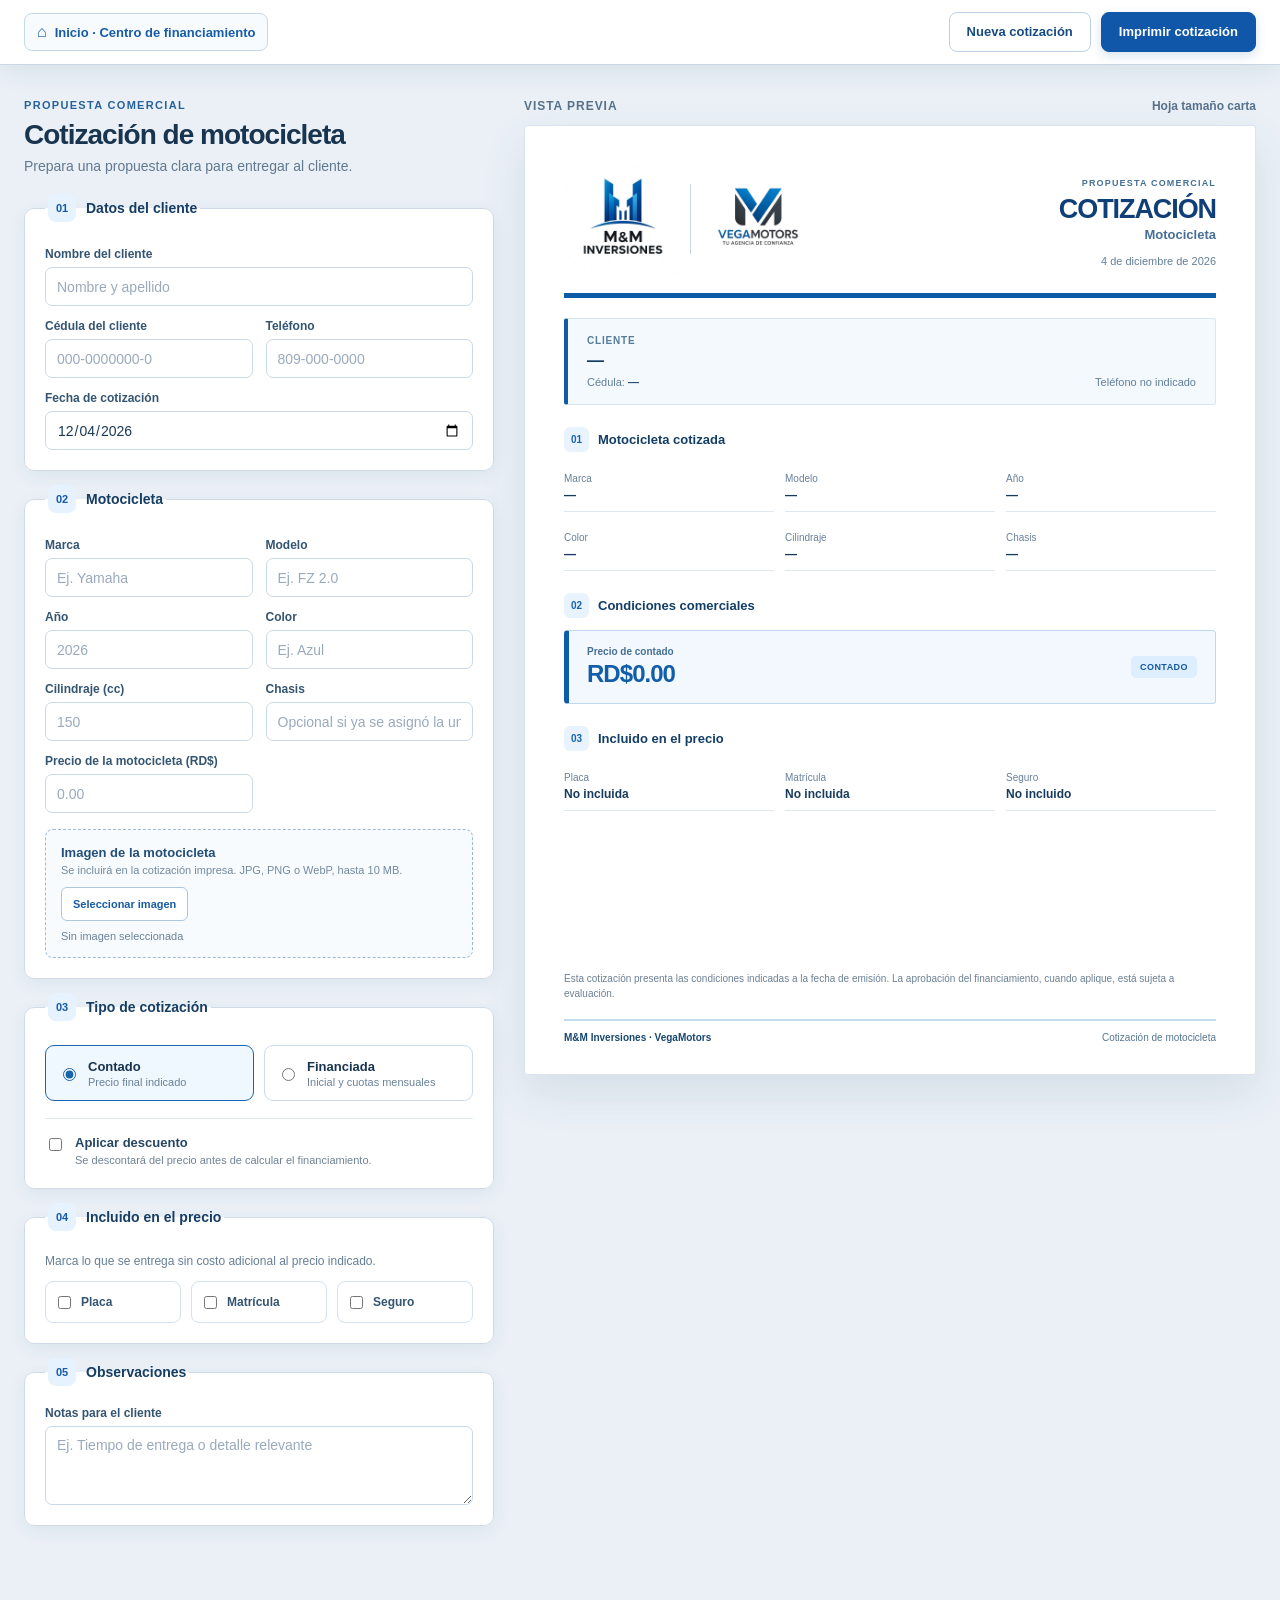
<file: cotizacion-motocicletas.html>
<!doctype html>
<html lang="es">
<head>
  <meta charset="utf-8">
  <meta name="viewport" content="width=device-width, initial-scale=1">
  <title>Cotización de motocicletas | M&M Inversiones</title>
  <link rel="stylesheet" href="cotizacion-motocicletas.css">
  <script src="cotizacion-motocicletas.js" defer></script>
<link rel="stylesheet" href="document-engine/optimal-print.css?v=20261104-optimal-6"></head>
<body>
  <header class="app-topbar screen-only">
    <a class="back-link" href="index.html"><span aria-hidden="true">⌂</span> Inicio · Centro de financiamiento</a>
    <div class="topbar-actions">
      <button type="button" class="button button-quiet" id="newQuote">Nueva cotización</button>
      <button type="button" class="button button-primary" id="printQuote">Imprimir cotización</button>
    </div>
  </header>

  <main class="workspace">
    <section class="editor screen-only" aria-labelledby="editorTitle">
      <div class="editor-intro">
        <span class="eyebrow">Propuesta comercial</span>
        <h1 id="editorTitle">Cotización de motocicleta</h1>
        <p>Prepara una propuesta clara para entregar al cliente.</p>
      </div>

      <form id="motorcycleQuoteForm">
        <fieldset class="form-card">
          <legend><span>01</span> Datos del cliente</legend>
          <div class="field-grid">
            <label class="wide">Nombre del cliente <input name="clientName" required maxlength="100" placeholder="Nombre y apellido"></label>
            <label>Cédula del cliente <input name="clientId" required inputmode="numeric" maxlength="13" pattern="[0-9]{3}-?[0-9]{7}-?[0-9]" title="Escribe 11 dígitos, con o sin guiones" placeholder="000-0000000-0"></label>
            <label>Teléfono <input name="clientPhone" type="tel" maxlength="30" placeholder="809-000-0000"></label>
            <label class="wide">Fecha de cotización <input name="quoteDate" type="date" required></label>
          </div>
        </fieldset>

        <fieldset class="form-card">
          <legend><span>02</span> Motocicleta</legend>
          <div class="field-grid">
            <label>Marca <input name="brand" required maxlength="60" placeholder="Ej. Yamaha"></label>
            <label>Modelo <input name="model" required maxlength="80" placeholder="Ej. FZ 2.0"></label>
            <label>Año <input name="year" type="number" min="1950" max="2100" step="1" placeholder="2026"></label>
            <label>Color <input name="color" maxlength="40" placeholder="Ej. Azul"></label>
            <label>Cilindraje (cc) <input name="displacement" type="number" min="1" max="3000" step="1" placeholder="150"></label>
            <label>Chasis <input name="chassis" maxlength="80" placeholder="Opcional si ya se asignó la unidad"></label>
            <label>Precio de la motocicleta (RD$) <input name="price" type="number" min="0.01" step="0.01" required placeholder="0.00"></label>
          </div>
          <div class="photo-upload">
            <div class="photo-upload-copy"><strong>Imagen de la motocicleta</strong><small>Se incluirá en la cotización impresa. JPG, PNG o WebP, hasta 10 MB.</small></div>
            <div class="photo-upload-actions"><label class="upload-button" for="motorcycleImage">Seleccionar imagen</label><input id="motorcycleImage" name="motorcycleImage" type="file" accept="image/jpeg,image/png,image/webp"><button id="removeImage" type="button" hidden>Quitar</button></div>
            <p id="imageStatus" role="status">Sin imagen seleccionada</p>
          </div>
        </fieldset>

        <fieldset class="form-card">
          <legend><span>03</span> Tipo de cotización</legend>
          <div class="mode-select" role="radiogroup" aria-label="Tipo de cotización">
            <label><input type="radio" name="saleType" value="cash" checked><span>Contado<small>Precio final indicado</small></span></label>
            <label><input type="radio" name="saleType" value="financed"><span>Financiada<small>Inicial y cuotas mensuales</small></span></label>
          </div>
          <div class="discount-control">
            <label class="discount-toggle"><input name="hasDiscount" type="checkbox"><span><strong>Aplicar descuento</strong><small>Se descontará del precio antes de calcular el financiamiento.</small></span></label>
            <div class="field-grid discount-fields" id="discountFields" hidden>
              <label>Tipo de descuento <select name="discountType"><option value="amount">Monto en RD$</option><option value="percent">Porcentaje %</option></select></label>
              <label>Descuento <input name="discountValue" type="number" min="0.01" step="0.01" placeholder="0.00"></label>
            </div>
          </div>
          <div class="field-grid financing-fields" id="financingFields" hidden>
            <label>Inicial (RD$) <input name="downPayment" type="number" min="0" step="0.01" value="0"></label>
            <label>Plazo (meses) <input name="termMonths" type="number" min="1" max="120" step="1" value="12"></label>
            <label>Tasa simple mensual (%) <input name="monthlyRate" type="number" min="0" max="100" step="0.01" placeholder="0.00"></label>
            <p class="field-hint">La cuota estimada se calcula con interés simple mensual sobre el monto financiado.</p>
          </div>
        </fieldset>

        <fieldset class="form-card">
          <legend><span>04</span> Incluido en el precio</legend>
          <p class="section-help">Marca lo que se entrega sin costo adicional al precio indicado.</p>
          <div class="inclusion-grid">
            <label><input name="includesPlate" type="checkbox"><span>Placa</span></label>
            <label><input name="includesRegistration" type="checkbox"><span>Matrícula</span></label>
            <label><input name="includesInsurance" type="checkbox"><span>Seguro</span></label>
          </div>
        </fieldset>

        <fieldset class="form-card">
          <legend><span>05</span> Observaciones</legend>
          <label>Notas para el cliente <textarea name="notes" maxlength="500" rows="3" placeholder="Ej. Tiempo de entrega o detalle relevante"></textarea></label>
        </fieldset>
      </form>
    </section>

    <section class="preview-column" aria-labelledby="previewTitle">
      <div class="preview-label screen-only"><span>Vista previa</span><strong>Hoja tamaño carta</strong></div>
      <article class="quote-sheet" id="quoteSheet">
        <header class="sheet-header">
          <div class="sheet-brands">
            <img src="LOGO%20M%26M.png" alt="M&M Inversiones">
            <span></span>
            <img src="LOGO%20VEGAMOTORS.png" alt="VegaMotors">
          </div>
          <div class="sheet-title">
            <span>Propuesta comercial</span>
            <h2 id="previewTitle">COTIZACIÓN</h2>
            <small>Motocicleta</small>
            <p id="viewDate">—</p>
          </div>
        </header>

        <div class="sheet-accent"></div>
        <div class="sheet-meta"><span>Cliente</span><strong id="viewClient">Nombre del cliente</strong><div class="sheet-meta-details"><small>Cédula: <b id="viewClientId">—</b></small><small id="viewPhone">Teléfono no indicado</small></div></div>

        <section class="sheet-section">
          <div class="sheet-section-title"><span>01</span><h3>Motocicleta cotizada</h3></div>
          <div class="motorcycle-presentation" id="motorcyclePresentation">
            <div class="sheet-data-grid">
              <div><span>Marca</span><strong id="viewBrand">—</strong></div>
              <div><span>Modelo</span><strong id="viewModel">—</strong></div>
              <div><span>Año</span><strong id="viewYear">—</strong></div>
              <div><span>Color</span><strong id="viewColor">—</strong></div>
              <div><span>Cilindraje</span><strong id="viewDisplacement">—</strong></div>
              <div><span>Chasis</span><strong id="viewChassis">—</strong></div>
            </div>
            <div class="motorcycle-photo" id="motorcyclePhoto" hidden><img id="viewMotorcycleImage" alt="Motocicleta cotizada"></div>
          </div>
        </section>

        <section class="sheet-section">
          <div class="sheet-section-title"><span>02</span><h3>Condiciones comerciales</h3></div>
          <div class="price-banner"><div><span id="viewPriceLabel">Precio de contado</span><strong id="viewPrice">RD$0.00</strong></div><b id="viewSaleType">CONTADO</b></div>
          <div class="discount-breakdown" id="discountBreakdown" hidden><span>Precio regular <b id="viewRegularPrice">RD$0.00</b></span><span><span id="viewDiscountLabel">Descuento</span> <b id="viewDiscount">RD$0.00</b></span></div>
          <div class="finance-summary" id="financeSummary" hidden>
            <div><span>Inicial</span><strong id="viewDownPayment">RD$0.00</strong></div>
            <div><span>Monto a financiar</span><strong id="viewFinanced">RD$0.00</strong></div>
            <div><span>Plazo</span><strong id="viewTerm">—</strong></div>
            <div><span>Tasa simple mensual</span><strong id="viewRate">—</strong></div>
            <div class="payment-highlight"><span>Cuota mensual estimada</span><strong id="viewMonthlyPayment">RD$0.00</strong></div>
          </div>
        </section>

        <section class="sheet-section">
          <div class="sheet-section-title"><span>03</span><h3>Incluido en el precio</h3></div>
          <div class="included-grid">
            <div><span>Placa</span><strong id="viewPlate">No incluida</strong></div>
            <div><span>Matrícula</span><strong id="viewRegistration">No incluida</strong></div>
            <div><span>Seguro</span><strong id="viewInsurance">No incluido</strong></div>
          </div>
        </section>

        <section class="sheet-section sheet-notes" id="notesSection" hidden>
          <div class="sheet-section-title"><span>04</span><h3>Observaciones</h3></div>
          <p id="viewNotes"></p>
        </section>

        <footer class="sheet-footer">
          <p>Esta cotización presenta las condiciones indicadas a la fecha de emisión. La aprobación del financiamiento, cuando aplique, está sujeta a evaluación.</p>
          <div><strong>M&M Inversiones · VegaMotors</strong><span>Cotización de motocicleta</span></div>
        </footer>
      </article>
    </section>
  </main>
<script src="document-engine/print-style-bundle.js?v=20261104-optimal-6"></script><script src="document-engine/print-profiles.js?v=20261104-optimal-6"></script><script src="document-engine/optimal-print.js?v=20261104-optimal-6"></script></body>
</html>
</file>
<file: styles.css>
:root {
  --navy: #0a2647;
  --ink: #162a42;
  --blue: #1468c5;
  --blue-deep: #0b4d99;
  --blue-pale: #eef6ff;
  --blue-line: #cfe0f1;
  --surface: #ffffff;
  --page: #f2f7fc;
  --muted: #6c829a;
  --line: #dce7f1;
  --green: #187c47;
  --green-pale: #e7f7ed;
  --amber: #b86a09;
  --amber-pale: #fff5e6;
  --danger: #b34725;
  --shadow: 0 16px 35px rgba(33, 66, 99, .10);
}

/* Pre-solicitud V3 · solicitante + codeudor */
.preapplication-v3-form { display: grid; gap: 18px; }
.preapplication-v3-section { border: 1px solid #d9e5ef; border-radius: 20px; background: #fff; box-shadow: 0 12px 30px rgba(10, 53, 88, .07); overflow: hidden; }
.preapplication-v3-heading { display: flex; align-items: center; gap: 12px; padding: 17px 20px; border-bottom: 1px solid #e5edf4; }
.preapplication-v3-heading > span { display: grid; place-items: center; width: 32px; height: 32px; border-radius: 10px; color: #fff; background: #0877bd; font-size: 12px; font-weight: 900; }
.preapplication-v3-heading p, .preapplication-v3-heading h3 { margin: 0; }
.preapplication-v3-heading p { color: #0877bd; font-size: 10px; font-weight: 900; letter-spacing: .14em; text-transform: uppercase; }
.preapplication-v3-heading h3 { color: #142534; font-size: 18px; }
.preapplication-v3-heading em { margin-left: auto; color: #637689; font-size: 12px; font-style: normal; }
.preapplication-v3-operation { color: #fff; border: 0; background: linear-gradient(135deg, #062f55 0%, #075c92 55%, #079bd0 100%); box-shadow: 0 18px 42px rgba(3, 61, 101, .22); }
.preapplication-v3-operation .preapplication-v3-heading { border-color: rgba(255,255,255,.16); }
.preapplication-v3-operation .preapplication-v3-heading > span { color: #07527f; background: #fff; }
.preapplication-v3-operation .preapplication-v3-heading p, .preapplication-v3-operation .preapplication-v3-heading h3, .preapplication-v3-operation .preapplication-v3-heading em { color: #fff; }
.preapplication-v3-meta, .preapplication-v3-operation-grid { display: grid; gap: 12px; padding: 16px 20px 0; }
.preapplication-v3-meta { grid-template-columns: 150px 1fr 170px; }
.preapplication-v3-operation-grid { grid-template-columns: repeat(4, minmax(0,1fr)); }
.preapplication-v3-operation-grid .span-two { grid-column: span 2; }
.preapplication-v3-form label { display: grid; gap: 6px; color: #405366; font-size: 11px; font-weight: 800; }
.preapplication-v3-operation label { color: #eaf7ff; }
.preapplication-v3-form input, .preapplication-v3-form select, .preapplication-v3-form textarea { width: 100%; min-width: 0; border: 1px solid #cad9e5; border-radius: 10px; background: #f9fbfd; color: #122230; font: inherit; font-size: 14px; font-weight: 600; padding: 11px 12px; outline: none; transition: border-color .18s, box-shadow .18s, background .18s; }
.preapplication-v3-form textarea { resize: vertical; min-height: 74px; line-height: 1.4; }
.preapplication-v3-form input:focus, .preapplication-v3-form select:focus, .preapplication-v3-form textarea:focus { border-color: #048bd0; background: #fff; box-shadow: 0 0 0 3px rgba(4,139,208,.14); }
.preapplication-v3-form [aria-invalid="true"] { border-color: #d63745 !important; box-shadow: 0 0 0 3px rgba(214,55,69,.12) !important; }
.preapplication-v3-operation input, .preapplication-v3-operation select { border-color: rgba(255,255,255,.24); background: rgba(255,255,255,.95); }
.preapplication-v3-suffix, .preapplication-v3-payment { position: relative; }
.preapplication-v3-suffix b { position: absolute; right: 12px; bottom: 12px; color: #537087; font-size: 12px; }
.preapplication-v3-suffix input { padding-right: 50px; }
.preapplication-v3-payment input { color: #043f69; background: #e9f9ff; font-size: 17px; font-weight: 900; }
.preapplication-v3-payment small { color: #d9f3ff; font-weight: 500; }
.preapplication-v3-calculation { display: flex; align-items: center; gap: 22px; margin-top: 15px; padding: 13px 20px 16px; border-top: 1px solid rgba(255,255,255,.16); background: rgba(0,0,0,.08); }
.preapplication-v3-calculation span { display: grid; gap: 2px; color: #d7f3ff; font-size: 10px; text-transform: uppercase; letter-spacing: .08em; }
.preapplication-v3-calculation b { color: #fff; font-size: 15px; letter-spacing: 0; }
.preapplication-v3-calculation small { margin-left: auto; color: #d7f3ff; }
.preapplication-v3-parties { display: grid; grid-template-columns: repeat(2, minmax(0,1fr)); gap: 18px; }
.preapplication-v3-applicant { border-top: 4px solid #0877bd; }
.preapplication-v3-codebtor { border-top: 4px solid #14a398; }
.preapplication-v3-codebtor .preapplication-v3-heading > span { background: #14a398; }
.preapplication-v3-codebtor .preapplication-v3-heading p { color: #0a877e; }
.preapplication-v3-person-grid { display: grid; grid-template-columns: repeat(2,minmax(0,1fr)); gap: 12px; padding: 17px 20px; }
.preapplication-v3-person-grid .span-two { grid-column: 1 / -1; }
.preapplication-v3-switch { display: flex !important; align-items: center; gap: 8px !important; margin-left: auto; cursor: pointer; }
.preapplication-v3-switch input { position: absolute; width: 1px; height: 1px; opacity: 0; pointer-events: none; }
.preapplication-v3-switch span { position: relative; width: 38px; height: 22px; border-radius: 30px; background: #bdcad4; transition: .2s; }
.preapplication-v3-switch span::after { content: ""; position: absolute; top: 3px; left: 3px; width: 16px; height: 16px; border-radius: 50%; background: #fff; box-shadow: 0 1px 5px rgba(0,0,0,.25); transition: .2s; }
.preapplication-v3-switch input:checked + span { background: #14a398; }
.preapplication-v3-switch input:checked + span::after { transform: translateX(16px); }
.preapplication-v3-switch b { color: #405366; font-size: 11px; }
.preapplication-v3-codebtor.is-disabled [data-codebtor-fields], .preapplication-v3-codebtor.is-disabled [data-codebtor-upload] { opacity: .38; filter: grayscale(.4); pointer-events: none; }
.preapplication-v3-id-upload { position: relative; min-height: 218px; margin: 0 20px 20px; border: 2px dashed #b9cfdf; border-radius: 15px; background: #f3f8fb; overflow: hidden; cursor: pointer; place-items: center; text-align: center; }
.preapplication-v3-id-upload input { position: absolute; inset: 0; opacity: 0; cursor: pointer; z-index: 3; }
.preapplication-v3-id-upload > span { display: grid; justify-items: center; gap: 5px; padding: 20px; }
.preapplication-v3-id-upload i { color: #0877bd; font-size: 30px; }
.preapplication-v3-codebtor .preapplication-v3-id-upload i { color: #14a398; }
.preapplication-v3-id-upload small { color: #718497; font-weight: 500; }
.preapplication-v3-id-upload img { position: absolute; inset: 8px; width: calc(100% - 16px); height: calc(100% - 16px); object-fit: contain; border-radius: 10px; background: #e7eef3; z-index: 2; }
.preapplication-v3-decision-options { display: grid; grid-template-columns: repeat(3,1fr); gap: 12px; padding: 18px 20px 12px; }
.preapplication-v3-decision-options label { position: relative; cursor: pointer; }
.preapplication-v3-decision-options input { position: absolute; opacity: 0; }
.preapplication-v3-decision-options span { display: flex; align-items: center; justify-content: center; gap: 8px; min-height: 52px; padding: 10px; border: 1px solid #cad9e5; border-radius: 12px; background: #f7fafc; color: #526679; text-align: center; }
.preapplication-v3-decision-options input:checked + span { border-color: #0877bd; background: #eaf7ff; color: #0667a1; box-shadow: 0 0 0 3px rgba(8,119,189,.12); }
.preapplication-v3-decision-options label:nth-child(2) input:checked + span { border-color: #cf3545; background: #fff0f1; color: #b22332; }
.preapplication-v3-decision-detail { display: grid; grid-template-columns: 1fr 260px; gap: 12px; padding: 0 20px 18px; }
.preapplication-v3-decision-detail textarea { min-height: 62px; }
.preapplication-v3-actions { display: flex; align-items: center; gap: 10px; padding: 14px 20px; border-top: 1px solid #e4edf4; background: #f8fafc; }
.preapplication-v3-actions .application-status { margin: 0 auto 0 0; }

@media (max-width: 900px) {
  .preapplication-v3-parties { grid-template-columns: 1fr; }
  .preapplication-v3-operation-grid { grid-template-columns: repeat(2,minmax(0,1fr)); }
}
@media (max-width: 620px) {
  .preapplication-v3-meta, .preapplication-v3-operation-grid, .preapplication-v3-person-grid, .preapplication-v3-decision-options, .preapplication-v3-decision-detail { grid-template-columns: 1fr; }
  .preapplication-v3-operation-grid .span-two, .preapplication-v3-person-grid .span-two { grid-column: auto; }
  .preapplication-v3-heading { align-items: flex-start; padding: 14px; }
  .preapplication-v3-heading em { display: none; }
  .preapplication-v3-meta, .preapplication-v3-operation-grid, .preapplication-v3-person-grid { padding-left: 14px; padding-right: 14px; }
  .preapplication-v3-calculation { align-items: flex-start; flex-wrap: wrap; padding-left: 14px; padding-right: 14px; }
  .preapplication-v3-calculation small { width: 100%; margin-left: 0; }
  .preapplication-v3-id-upload { margin-left: 14px; margin-right: 14px; }
  .preapplication-v3-decision-options, .preapplication-v3-decision-detail { padding-left: 14px; padding-right: 14px; }
  .preapplication-v3-actions { flex-wrap: wrap; padding: 14px; }
  .preapplication-v3-actions .application-status { width: 100%; }
  .preapplication-v3-actions button { flex: 1; }
}

@media print {
  @page preapplication-landscape { size: letter landscape; margin: .25in; }
  body[data-print-target="preapplication-v3"] > * { display: none !important; }
  body[data-print-target="preapplication-v3"] #preApplicationPrintReport { display: block !important; margin: 0 !important; padding: 0 !important; }
  body[data-print-target="preapplication-v3"] .preapplication-v3-print-sheet { page: preapplication-landscape; display: grid !important; grid-template-rows: .55in .72in 1.82in 2.35in 1.15in; width: 10.5in; height: 7.65in; min-height: 7.65in; max-height: 7.65in; margin: 0 auto; overflow: hidden; box-sizing: border-box; border: 1px solid #91a9bb; background: #fff; color: #102431; font-family: Arial, sans-serif; }
  .preapplication-v3-print-sheet * { box-sizing: border-box; }
  .preapplication-v3-print-sheet header { display: flex; justify-content: space-between; align-items: center; padding: .07in .16in; border-bottom: 2px solid #0877bd; }
  .preapplication-v3-print-brand { display: flex; align-items: center; gap: .12in; }
  .preapplication-v3-print-brand img { width: .75in; height: .42in; object-fit: contain; }
  .preapplication-v3-print-brand small { color: #0877bd; font-size: 5.7pt; font-weight: 700; letter-spacing: .08em; text-transform: uppercase; }
  .preapplication-v3-print-brand h1 { margin: .02in 0 0; font-size: 13pt; line-height: 1; }
  .preapplication-v3-print-sheet header > p { display: grid; gap: .01in; margin: 0; text-align: right; font-size: 6pt; }
  .preapplication-v3-print-sheet header > p b { color: #0877bd; font-size: 8pt; }
  .preapplication-v3-print-operation { position: relative; display: grid; grid-template-columns: 1.2fr 2.2fr .9fr 1fr 1.2fr; gap: .07in; padding: .09in .15in .18in; background: #eef7fc; border-bottom: 1px solid #b9d5e5; }
  .preapplication-v3-print-operation > div { display: grid; align-content: center; gap: .02in; padding: .04in .08in; border-left: 2px solid #7fb9d8; }
  .preapplication-v3-print-operation small { color: #527086; font-size: 5.5pt; font-weight: 700; text-transform: uppercase; }
  .preapplication-v3-print-operation b { font-size: 7.5pt; line-height: 1.15; }
  .preapplication-v3-print-operation .payment { border: 1px solid #0877bd; border-radius: .05in; background: #fff; }
  .preapplication-v3-print-operation .payment b { color: #05689f; font-size: 10pt; }
  .preapplication-v3-print-operation > p { position: absolute; left: .16in; bottom: .035in; margin: 0; color: #60778a; font-size: 5.2pt; }
  .preapplication-v3-print-people { display: grid; grid-template-columns: repeat(2,1fr); }
  .preapplication-v3-print-people.is-single { grid-template-columns: 1fr; }
  .preapplication-v3-print-people > section { padding: .07in .14in; border-right: 1px solid #c8d7e1; overflow: hidden; }
  .preapplication-v3-print-people h2 { margin: 0 0 .04in; padding-bottom: .03in; border-bottom: 1px solid #8cb9d2; color: #0877bd; font-size: 8pt; text-transform: uppercase; }
  .preapplication-v3-print-people dl { display: grid; grid-template-columns: repeat(2,1fr); gap: .025in .1in; margin: 0; }
  .preapplication-v3-print-people dl > div { min-width: 0; }
  .preapplication-v3-print-people dl > .wide { grid-column: 1 / -1; }
  .preapplication-v3-print-people dt { color: #607386; font-size: 5pt; font-weight: 700; text-transform: uppercase; }
  .preapplication-v3-print-people dd { margin: .005in 0 0; font-size: 6.4pt; font-weight: 700; line-height: 1.13; overflow-wrap: anywhere; }
  .preapplication-v3-print-people .data dd { font-size: 5.8pt; font-weight: 500; }
  .preapplication-v3-print-ids { display: grid; grid-template-columns: repeat(2,1fr); gap: .12in; padding: .08in .16in; border-top: 1px solid #d2dee7; background: #f7fafc; }
  .preapplication-v3-print-ids.is-single { grid-template-columns: 1fr; }
  .preapplication-v3-print-ids figure { display: grid; grid-template-rows: 1fr auto; place-items: center; min-width: 0; margin: 0; border: 1px solid #b7cbd9; border-radius: .05in; background: #fff; overflow: hidden; }
  .preapplication-v3-print-ids img { width: 100%; height: 1.9in; object-fit: contain; }
  .preapplication-v3-print-ids figcaption { width: 100%; padding: .025in; background: #e7f3f9; color: #38566b; font-size: 5.5pt; font-weight: 700; text-align: center; text-transform: uppercase; }
  .preapplication-v3-print-sheet footer { display: grid; grid-template-columns: 1fr 2.25in; gap: .15in; align-items: stretch; padding: .08in .16in; border-top: 2px solid #0877bd; }
  .preapplication-v3-print-decision { display: grid; align-content: center; grid-template-columns: 1.35in 1.8in 1fr; gap: .06in; }
  .preapplication-v3-print-decision small { color: #607386; font-size: 5.5pt; font-weight: 700; text-transform: uppercase; }
  .preapplication-v3-print-decision b { color: #0877bd; font-size: 8pt; }
  .preapplication-v3-print-decision p { margin: 0; font-size: 6pt; line-height: 1.2; }
  .preapplication-v3-print-signature { display: grid; align-content: end; gap: .02in; text-align: center; }
  .preapplication-v3-print-signature span { border-top: 1px solid #2e4555; }
  .preapplication-v3-print-signature small { font-size: 5.5pt; }
  .preapplication-v3-print-signature b { font-size: 6.5pt; }
}

/* Cotizador V4: captura progresiva de las partes y condiciones sin pérdida de datos. */
@media screen {
  .party-capture { margin: 16px 0; border: 1px solid #c9ddeb; border-radius: 13px; background: #fff; overflow: hidden; box-shadow: 0 8px 22px rgba(14, 72, 111, .055); }
  .party-toggle-card { position: relative; display: grid !important; grid-template-columns: 42px 42px minmax(0, 1fr) auto; align-items: center; gap: 11px !important; min-height: 72px; padding: 13px 16px; color: #183f5f !important; background: linear-gradient(105deg, #fff, #f6fbff); cursor: pointer; }
  .party-toggle-card > input { position: absolute; width: 1px !important; height: 1px !important; opacity: 0; pointer-events: none; }
  .party-toggle-control { position: relative; width: 42px; height: 24px; border-radius: 999px; background: #adbfcd; box-shadow: inset 0 0 0 1px rgba(26, 65, 91, .12); transition: background .18s ease; }
  .party-toggle-control::after { position: absolute; top: 3px; left: 3px; width: 18px; height: 18px; border-radius: 50%; background: #fff; box-shadow: 0 2px 6px rgba(13, 47, 71, .25); content: ""; transition: transform .18s ease; }
  .party-toggle-card > input:checked + .party-toggle-control { background: linear-gradient(135deg, var(--blue), #078bc4); }
  .party-toggle-card > input:checked + .party-toggle-control::after { transform: translateX(18px); }
  .party-toggle-card > input:focus-visible + .party-toggle-control { outline: 3px solid rgba(20, 104, 197, .24); outline-offset: 3px; }
  .party-toggle-icon { display: grid; place-items: center; width: 42px; height: 42px; border-radius: 11px; color: #0f6db1; background: #e8f5fd; font-size: 1.05rem; }
  .party-toggle-card b, .party-toggle-card small { display: block; }
  .party-toggle-card b { color: #153d5d; font-size: .84rem; }
  .party-toggle-card small { margin-top: 3px; color: #698197; font-size: .67rem; font-weight: 650; line-height: 1.35; }
  .party-toggle-card > em { max-width: 190px; overflow: hidden; padding: 5px 8px; border-radius: 7px; color: #52728d; background: #edf4f9; font-size: .64rem; font-style: normal; font-weight: 850; text-overflow: ellipsis; white-space: nowrap; }
  .party-toggle-card:has(> input:checked) { background: linear-gradient(110deg, #f4fbff, #fff); }
  .party-panel { padding: 17px; border-top: 1px solid #d9e7f0; background: #f8fbfd; }
  .party-panel__heading { display: flex; align-items: center; justify-content: space-between; gap: 14px; margin-bottom: 14px; }
  .party-panel__heading > div { display: flex; align-items: center; gap: 10px; }
  .party-panel__heading > div > span { display: grid; place-items: center; width: 34px; height: 34px; border-radius: 9px; color: #fff; background: var(--navy); }
  .party-panel__heading p { margin: 0; }
  .party-panel__heading b, .party-panel__heading small { display: block; }
  .party-panel__heading b { color: #173f5e; font-size: .79rem; }
  .party-panel__heading small { margin-top: 2px; color: #6d8498; font-size: .63rem; font-weight: 650; }
  .party-panel__privacy { color: #55788f; font-size: .62rem; font-weight: 800; }
  .party-fields-grid { display: grid; grid-template-columns: repeat(2, minmax(0, 1fr)); gap: 11px; }
  .party-fields-grid label { min-width: 0; color: #315a78; font-size: .68rem; font-weight: 850; }
  .party-fields-grid label > small { display: inline; color: #8499aa; font-size: .58rem; }
  .party-fields-grid input { width: 100%; min-width: 0; height: 43px; margin-top: 6px; border: 1px solid #c8dbe8; border-radius: 9px; color: #153d5a; background: #fff; font-size: .78rem; font-weight: 700; }
  .party-fields-grid input:focus { border-color: var(--blue); box-shadow: 0 0 0 3px rgba(20, 104, 197, .1); }
  .party-fields-grid .span-two { grid-column: span 2; }
  .party-toggle-card--codebtor { margin-top: 16px; border: 1px solid #c7e1df; border-radius: 11px; background: #fff; }
  .party-toggle-card--codebtor .party-toggle-icon { color: #087a75; background: #e8f8f5; }
  .party-toggle-card--codebtor > input:checked + .party-toggle-control { background: #16867d; }
  .codebtor-panel { margin-top: 11px; padding: 14px; border: 1px dashed #9dcfc9; border-radius: 11px; background: #f5fcfa; }
  .preserve-values-note { display: flex; align-items: center; justify-content: space-between; gap: 14px; margin-top: 15px; padding: 12px 13px; border: 1px solid #bddced; border-radius: 10px; background: linear-gradient(100deg, #eef8ff, #fff); }
  .preserve-values-note > span { display: grid; grid-template-columns: 24px 1fr; column-gap: 6px; align-items: center; min-width: 0; }
  .preserve-values-note i { grid-row: span 2; color: #187c47; font-size: 1rem; }
  .preserve-values-note b { color: #184b70; font-size: .7rem; }
  .preserve-values-note small { color: #66849a; font-size: .62rem; font-weight: 650; }
  .preserve-values-note .quiet-btn { flex: 0 0 auto; white-space: nowrap; }
  .quote-review-grid__wide { grid-column: span 2; }
  .comparison-section { border-color: #c9deeb; box-shadow: 0 12px 29px rgba(17, 67, 101, .075); }
  .amortization-table thead { position: sticky; top: 0; z-index: 1; }
  .amortization-table thead th { color: #fff; background: #0d4f83; }
  .amortization-table tbody tr:nth-child(even) { background: #f6faff; }
  .amortization-table tbody tr:hover { background: #eaf5fc; }
  body .workspace-menu-nav { padding: 5px; border: 1px solid #d1e1ec; border-radius: 11px; background: #fff; box-shadow: 0 5px 16px rgba(22, 65, 95, .045); }
  body .workspace-menu-nav a { flex: 1; justify-content: center; min-height: 42px; border-color: transparent; background: transparent; }
  body .workspace-menu-nav a.is-active { box-shadow: 0 5px 13px rgba(20, 104, 197, .1); }
  body .workspace-menu-section .workspace-choice::after { grid-column: 2; justify-self: start; align-self: start; padding: 3px 6px; border-radius: 999px; color: var(--menu-accent); background: var(--menu-soft); font-size: .55rem; font-weight: 900; letter-spacing: .05em; text-transform: uppercase; content: attr(data-tool-label); }
  body .workspace-menu-section .workspace-choice { grid-template-rows: auto auto auto 1fr !important; }
  body .workspace-menu-section .workspace-choice > span { grid-row: 1 / 5 !important; }
  body .workspace-menu-section .workspace-choice em { grid-row: 4 !important; }
}

@media screen and (max-width: 900px) {
  .party-fields-grid { grid-template-columns: repeat(2, minmax(0, 1fr)); }
}

@media screen and (max-width: 620px) {
  .party-toggle-card { grid-template-columns: 42px minmax(0, 1fr) auto; padding: 12px; }
  .party-toggle-icon { display: none; }
  .party-toggle-card > em { display: none; }
  .party-panel { padding: 13px; }
  .party-panel__privacy { display: none; }
  .party-fields-grid { grid-template-columns: 1fr; }
  .party-fields-grid .span-two { grid-column: auto; }
  .preserve-values-note { align-items: stretch; flex-direction: column; }
  .preserve-values-note .quiet-btn { width: 100%; }
  .quote-review-grid__wide { grid-column: auto; }
}

@media print {
  body[data-print-target="quote"] .print-parties { display: grid; grid-template-columns: repeat(2, minmax(0, 1fr)); gap: 8px; margin: 7px 0; }
  body[data-print-target="quote"] .print-parties[hidden], body[data-print-target="quote"] .print-parties > div[hidden], body[data-print-target="quote"] .print-signatures > div[hidden] { display: none !important; }
  body[data-print-target="quote"] .print-parties > div { display: grid; gap: 2px; padding: 6px 8px; border: 1px solid #c8ddea; background: #f7fbfe; }
  body[data-print-target="quote"] .print-parties small { color: #1468c5; font-size: 5.8pt; font-weight: 900; letter-spacing: .08em; }
  body[data-print-target="quote"] .print-parties b { color: #143d5c; font-size: 7.4pt; }
  body[data-print-target="quote"] .print-parties span { color: #56758b; font-size: 6pt; }
  body[data-print-target="quote"] .print-validity { display: grid; grid-template-columns: auto 1fr; gap: 2px 10px; align-items: center; margin-top: 8px; padding: 7px 9px; border: 1px solid #add8c2; border-left: 5px solid #17805a; background: #effaf4; break-inside: avoid; }
  body[data-print-target="quote"] .print-validity span { grid-row: span 2; color: #15744f; font-size: 6.2pt; font-weight: 850; }
  body[data-print-target="quote"] .print-validity strong { color: #135f43; font-size: 8pt; }
  body[data-print-target="quote"] .print-validity small { color: #527164; font-size: 5.5pt; }
  body[data-print-target="quote"] .print-signatures { display: grid !important; grid-template-columns: repeat(3, minmax(0, 1fr)); gap: 24px; }
  body[data-print-target="quote"] .print-signatures:has(.codebtor-signature[hidden]) { grid-template-columns: repeat(2, minmax(0, 1fr)); }
}

/* Bitácora de jornada: informa sobre la sesión actual sin simular historial persistente. */
@media screen {
  .daily-dashboard {
    position: relative;
    display: grid;
    grid-template-columns: minmax(290px, .95fr) minmax(520px, 1.75fr);
    overflow: hidden;
    margin-top: 18px;
    border: 1px solid #ccdfeb;
    border-radius: 16px;
    color: #173c58;
    background: #fff;
    box-shadow: 0 11px 28px rgba(22, 70, 104, .08);
  }
  .daily-dashboard::before {
    position: absolute;
    inset: 0 auto 0 0;
    width: 5px;
    background: #1475bd;
    content: "";
  }
  .daily-dashboard__brief {
    position: relative;
    display: grid;
    grid-template-columns: 62px minmax(0, 1fr);
    gap: 13px;
    align-items: center;
    min-height: 126px;
    padding: 20px 22px 20px 27px;
    color: #fff;
    background: #0c3656;
  }
  .daily-dashboard__brief::after {
    position: absolute;
    right: 16px;
    bottom: 11px;
    width: 64px;
    height: 34px;
    border-right: 1px solid rgba(255,255,255,.14);
    border-bottom: 1px solid rgba(255,255,255,.14);
    content: "";
  }
  .daily-dashboard__calendar {
    display: grid;
    place-items: center;
    overflow: hidden;
    width: 62px;
    height: 68px;
    border: 1px solid rgba(255,255,255,.28);
    border-radius: 10px;
    background: rgba(255,255,255,.08);
  }
  .daily-dashboard__calendar span { align-self: end; font-size: 1.75rem; font-weight: 950; line-height: 1; letter-spacing: -.06em; }
  .daily-dashboard__calendar small { align-self: start; margin-top: 5px; color: #8fd6fa; font-size: .59rem; font-weight: 950; letter-spacing: .16em; }
  .daily-dashboard__eyebrow { display: inline-flex; align-items: center; gap: 6px; color: #8fd6fa; font-size: .59rem; font-weight: 950; letter-spacing: .13em; text-transform: uppercase; }
  .daily-dashboard__heading h2 { margin: 4px 0 3px; color: #fff; font-size: clamp(1.1rem, 1.7vw, 1.35rem); letter-spacing: -.035em; }
  .daily-dashboard__heading p { margin: 0; color: #c7dae7; font-size: .67rem; font-weight: 700; }
  .daily-dashboard__status { position: absolute; top: 15px; right: 16px; display: inline-flex; align-items: center; gap: 5px; padding: 5px 7px; border: 1px solid rgba(122,225,175,.27); border-radius: 999px; color: #8de2b8; background: rgba(19,120,77,.22); font-size: .55rem; font-weight: 900; }
  .daily-dashboard__metrics { display: grid; grid-template-columns: repeat(3, minmax(0, 1fr)); min-width: 0; }
  .daily-dashboard__metrics article { position: relative; display: grid; grid-template-columns: 1fr auto; grid-template-rows: auto 1fr; gap: 4px 8px; min-width: 0; padding: 23px 20px 17px; border-right: 1px solid #dbe7ef; }
  .daily-dashboard__metrics article:last-child { border-right: 0; }
  .daily-dashboard__metrics article::after { position: absolute; right: 20px; bottom: 15px; left: 20px; height: 2px; border-radius: 2px; background: #e5eff5; content: ""; }
  .daily-dashboard__metrics span { display: flex; grid-column: 1 / -1; align-items: center; gap: 7px; min-width: 0; color: #55758d; font-size: .63rem; font-weight: 900; letter-spacing: .025em; text-transform: uppercase; }
  .daily-dashboard__metrics span i { display: grid; place-items: center; width: 25px; height: 25px; flex: 0 0 25px; border-radius: 7px; color: #126caf; background: #e6f3fc; }
  .daily-dashboard__metrics strong { align-self: end; padding-bottom: 10px; color: #0b3558; font-size: 2rem; font-variant-numeric: tabular-nums; line-height: 1; letter-spacing: -.06em; }
  .daily-dashboard__metrics small { align-self: end; justify-self: end; padding-bottom: 11px; color: #7890a1; font-size: .58rem; font-weight: 750; text-align: right; }
  .daily-dashboard__footer { display: flex; grid-column: 1 / -1; align-items: center; justify-content: space-between; gap: 16px; min-height: 42px; padding: 7px 12px 7px 26px; border-top: 1px solid #dbe7ef; background: #f5f9fc; }
  .daily-dashboard__footer p { display: flex; align-items: center; gap: 8px; margin: 0; color: #688297; font-size: .62rem; font-weight: 650; }
  .daily-dashboard__footer p i { color: #168259; }
  .daily-dashboard__footer p b { color: #315d79; }
  .daily-dashboard__action { display: inline-flex; align-items: center; gap: 8px; min-height: 29px; padding: 0 11px; border: 0; border-radius: 7px; color: #fff; background: #126eb2; font: inherit; font-size: .62rem; font-weight: 900; cursor: pointer; transition: background .15s, transform .15s; }
  .daily-dashboard__action:hover { background: #0c578d; transform: translateY(-1px); }
  .daily-dashboard__action:focus-visible { outline: 3px solid #8ec9ed; outline-offset: 2px; }
  body[data-workspace] .daily-dashboard { display: none !important; }
}

@media screen and (max-width: 900px) {
  .daily-dashboard { grid-template-columns: minmax(0, 1fr); min-width: 0; }
  .daily-dashboard__brief { min-height: 112px; }
  .daily-dashboard__metrics { grid-column: 1; }
}

@media screen and (max-width: 560px) {
  .daily-dashboard { width: calc(100vw - 20px); max-width: calc(100vw - 20px); margin: 10px 10px 0; border-radius: 13px; }
  .daily-dashboard__brief { grid-template-columns: 54px minmax(0, 1fr); min-height: 106px; padding: 18px 15px 18px 20px; }
  .daily-dashboard__calendar { width: 54px; height: 62px; }
  .daily-dashboard__status { top: 10px; right: 10px; font-size: 0; }
  .daily-dashboard__status i { font-size: .62rem; }
  .daily-dashboard__heading p { max-width: 210px; font-size: .61rem; }
  .daily-dashboard__metrics { grid-template-columns: repeat(2, minmax(0, 1fr)); }
  .daily-dashboard__metrics article { padding: 16px 14px 13px; border-bottom: 1px solid #dbe7ef; }
  .daily-dashboard__metrics article:nth-child(2) { border-right: 0; }
  .daily-dashboard__metrics article:last-child { grid-column: 1 / -1; border-bottom: 0; }
  .daily-dashboard__metrics small { max-width: 70px; }
  .daily-dashboard__footer { align-items: stretch; flex-direction: column; gap: 7px; padding: 10px 14px 12px 18px; }
  .daily-dashboard__footer p span { min-width: 0; overflow-wrap: anywhere; }
  .daily-dashboard__action { justify-content: center; min-height: 34px; }
}

@media (prefers-reduced-motion: reduce) {
  .daily-dashboard__action { transition: none; }
}

@media print {
  .daily-dashboard { display: none !important; }
}

/* Prioridad absoluta: estas medidas se aplican después de todos los formatos. */
@media print {
  @page { size: letter portrait; margin: .42in; }
  body { -webkit-print-color-adjust: exact; print-color-adjust: exact; }
  body[data-print-target="quote"] .print-report { min-height: 9.9in; box-sizing: border-box; }
  body[data-print-target="quote"] .print-signatures { margin-top: auto !important; padding-top: 16px; flex: 0 0 auto; }
  body[data-print-target="delivery"] .delivery-print-sheet.delivery-print-letter { height: 9.9in; min-height: 9.9in; max-height: 9.9in; }
  body[data-print-target="delivery"] .delivery-letter-header { min-height: 76px; margin-bottom: 9px; }
  body[data-print-target="delivery"] .delivery-letter-brand img { width: 124px; max-width: 124px; height: 64px; object-fit: contain; }
  body[data-print-target="delivery"] .delivery-letter-signatures { margin-top: auto !important; padding-top: 18px; flex: 0 0 auto; break-inside: avoid; page-break-inside: avoid; }
  body[data-print-target="application"] .credit-print-sheet--back { display: flex; flex-direction: column; min-height: 9.9in; box-sizing: border-box; }
  body[data-print-target="application"] .credit-print-header { min-height: 72px; }
  body[data-print-target="application"] .credit-print-brand img, body[data-print-target="application"] .credit-print-brand img + img { width: 120px; height: 64px; max-width: 120px; object-fit: contain; }
  body[data-print-target="application"] .credit-print-signatures { margin-top: auto !important; padding-top: 18px; flex: 0 0 auto; break-inside: avoid; page-break-inside: avoid; }
  body[data-print-target="evaluation"] .evaluation-print-sheet--field, body[data-print-target="collection"] .collection-print-sheet, body[data-print-target="preapplication"] .preapplication-print-sheet, body[data-print-target^="document-"] .document-print-sheet { min-height: 9.9in; }
  body[data-print-target="evaluation"] .evaluation-print-signatures, body[data-print-target="collection"] .collection-print-signatures, body[data-print-target="preapplication"] .preapplication-print-signatures, body[data-print-target^="document-"] .document-print-signatures { margin-top: auto !important; flex: 0 0 auto; break-inside: avoid; page-break-inside: avoid; }
  body[data-print-target="evaluation"] .evaluation-print-brand img { width: 108px; height: 64px; object-fit: contain; }
  body[data-print-target="collection"] .collection-print-brand img, body[data-print-target="preapplication"] .preapplication-print-brand img, body[data-print-target^="document-"] .document-print-brand img { width: 112px; height: 64px; object-fit: contain; }
}

/* El logo M&M incluye fondo blanco: se conserva a color sobre el encabezado azul. */
.preapplication-brand img:first-child { padding: 4px; border-radius: 7px; background: #fff; filter: none; }

/* Recibo de ingreso: hoja Carta vertical con recibo compacto en la mitad superior. */
@media print {
  @page receipt-letter { size: letter portrait; margin: .34in .38in; }
  body[data-print-target="document-payment"] .document-print-sheet--payment {
    page: receipt-letter;
    width: 100%;
    height: 4.55in;
    min-height: 4.55in !important;
    max-height: 4.55in !important;
    padding: 0;
    border: 1px solid #9fc4da;
    border-radius: 5px;
    overflow: hidden;
  }
  body[data-print-target="document-payment"] .document-print-sheet--payment::before { height: 4px; }
  body[data-print-target="document-payment"] .document-print-sheet--payment header {
    min-height: 50px;
    margin-top: 4px;
    padding: 4px 10px;
    border-bottom: 1px solid #c9dfeb;
    background: #f5fbff;
  }
  body[data-print-target="document-payment"] .document-print-sheet--payment .document-print-brand { gap: 8px; }
  body[data-print-target="document-payment"] .document-print-sheet--payment .document-print-brand img {
    width: 88px;
    max-width: 88px;
    height: 42px;
  }
  body[data-print-target="document-payment"] .document-print-sheet--payment header > span {
    max-width: 190px;
    padding: 4px 7px;
    border: 0;
    color: #174e71;
    background: transparent;
    font-size: 6.3pt;
    line-height: 1.25;
  }
  body[data-print-target="document-payment"] .document-print-sheet--payment .document-print-title {
    display: flex;
    align-items: center;
    gap: 10px;
    margin: 0;
    padding: 7px 11px;
    border-radius: 0;
    background: #0d527f;
  }
  body[data-print-target="document-payment"] .document-print-sheet--payment .document-print-title small { color: #aee0f7; font-size: 5.4pt; }
  body[data-print-target="document-payment"] .document-print-sheet--payment .document-print-title h1 { margin: 0; font-size: 12pt; white-space: nowrap; }
  body[data-print-target="document-payment"] .document-print-sheet--payment .document-print-title p { margin-left: auto; font-size: 6.2pt; text-align: right; }
  body[data-print-target="document-payment"] .receipt-document { margin: 0 !important; padding: 8px 11px 0; }
  body[data-print-target="document-payment"] .receipt-lead { display: grid; grid-template-columns: 1fr 190px; gap: 9px; align-items: stretch; }
  body[data-print-target="document-payment"] .receipt-lead > div:first-child { padding: 7px 9px; border: 1px solid #c5dce9; background: #fff; }
  body[data-print-target="document-payment"] .receipt-lead span,
  body[data-print-target="document-payment"] .receipt-details dt,
  body[data-print-target="document-payment"] .receipt-words span { display: block; color: #668298; font-size: 5.2pt; font-weight: 900; letter-spacing: .07em; text-transform: uppercase; }
  body[data-print-target="document-payment"] .receipt-lead > div:first-child > strong { display: block; margin: 3px 0 2px; color: #103f60; font-size: 10pt; }
  body[data-print-target="document-payment"] .receipt-lead small { color: #56778d; font-size: 6pt; }
  body[data-print-target="document-payment"] .receipt-total { display: grid; align-content: center; padding: 7px 10px; color: #fff; background: #0f689a; text-align: right; }
  body[data-print-target="document-payment"] .receipt-total span { color: #bfe9fb; }
  body[data-print-target="document-payment"] .receipt-total strong { margin-top: 4px; font-size: 15pt; line-height: 1; }
  body[data-print-target="document-payment"] .receipt-details { display: grid; grid-template-columns: 1.2fr .8fr .85fr 1fr; margin: 7px 0 0; border: 1px solid #c5dce9; }
  body[data-print-target="document-payment"] .receipt-details > div { min-width: 0; padding: 5px 7px; border-right: 1px solid #d5e5ee; }
  body[data-print-target="document-payment"] .receipt-details > div:last-child { border-right: 0; }
  body[data-print-target="document-payment"] .receipt-details dd { margin: 3px 0 0; color: #153f5c; font-size: 6.7pt; font-weight: 800; overflow-wrap: anywhere; }
  body[data-print-target="document-payment"] .receipt-words { display: grid; grid-template-columns: 86px 1fr; gap: 8px; align-items: center; margin: 7px 0 0; padding: 6px 8px; border: 1px solid #b9d8e8; border-left: 4px solid #1688bd; background: #edf8fd; }
  body[data-print-target="document-payment"] .receipt-words strong { color: #154966; font-size: 6.5pt; line-height: 1.25; }
  body[data-print-target="document-payment"] .receipt-notes { min-height: 25px; margin: 6px 0 0; padding: 5px 7px; border-bottom: 1px solid #bdd4e1; color: #345e75; font-size: 6.2pt; line-height: 1.25; }
  body[data-print-target="document-payment"] .receipt-provisional { display: grid; grid-template-columns: 112px 1fr; gap: 8px; align-items: center; margin-top: 6px; padding: 5px 7px; border: 1px solid #dec98f; border-left: 4px solid #b57813; color: #72501a; background: #fff9e9; }
  body[data-print-target="document-payment"] .receipt-provisional b { font-size: 5.5pt; letter-spacing: .06em; text-transform: uppercase; }
  body[data-print-target="document-payment"] .receipt-provisional span { font-size: 6pt; font-weight: 750; line-height: 1.25; }
  body[data-print-target="document-payment"] .receipt-disclaimer { display: block; margin-top: 3px; color: #718998; font-size: 5pt; }
  body[data-print-target="document-payment"] .document-print-sheet--payment .document-print-signatures {
    grid-template-columns: repeat(2, 1fr);
    gap: 46px;
    margin-top: auto !important;
    padding: 10px 30px 6px;
  }
  body[data-print-target="document-payment"] .document-print-sheet--payment .document-print-signatures div { padding-top: 4px; }
  body[data-print-target="document-payment"] .document-print-sheet--payment .document-print-signatures small { font-size: 5.5pt; }
  body[data-print-target="document-payment"] .document-print-sheet--payment .document-print-signatures b { font-size: 6pt; }
  body[data-print-target="document-payment"] .receipt-cutline { display: grid; grid-template-columns: auto 1fr auto 1fr; gap: 6px; align-items: center; min-height: 17px; padding: 0 10px 3px; color: #5f7787; }
  body[data-print-target="document-payment"] .receipt-cutline span { font-size: 8pt; line-height: 1; transform: translateY(-1px); }
  body[data-print-target="document-payment"] .receipt-cutline i { display: block; border-top: 1px dashed #718897; }
  body[data-print-target="document-payment"] .receipt-cutline small { font-size: 5pt; font-weight: 900; letter-spacing: .08em; text-transform: uppercase; }
}

/* Cotización: flujo continuo sin hojas vacías antes de las tablas. */
@media print {
  body[data-print-target="quote"] .print-report {
    display: block !important;
    min-height: 0 !important;
    height: auto !important;
  }
  body[data-print-target="quote"] .print-report > header,
  body[data-print-target="quote"] .print-client,
  body[data-print-target="quote"] .print-hero,
  body[data-print-target="quote"] .print-summary,
  body[data-print-target="quote"] .print-section-head,
  body[data-print-target="quote"] .print-terms,
  body[data-print-target="quote"] .print-signatures {
    break-inside: avoid;
    page-break-inside: avoid;
  }
  body[data-print-target="quote"] .print-report > header { padding-bottom: 7px; }
  body[data-print-target="quote"] .print-brand img { height: 39px; max-width: 88px; }
  body[data-print-target="quote"] .print-client { margin: 7px 0; padding: 6px 9px; font-size: .68rem; }
  body[data-print-target="quote"] .print-hero { padding: 7px 0 9px; }
  body[data-print-target="quote"] .print-hero strong { margin: 3px 0; font-size: 2.05rem; }
  body[data-print-target="quote"] .print-hero small { margin-top: 3px; }
  body[data-print-target="quote"] .print-summary { margin: 8px 0; }
  body[data-print-target="quote"] .print-summary div { padding: 6px 8px; }
  body[data-print-target="quote"] .print-summary dd { margin-top: 2px; font-size: .73rem; }
  body[data-print-target="quote"] .print-table-section {
    margin-top: 7px;
    break-inside: auto !important;
    page-break-inside: auto !important;
  }
  body[data-print-target="quote"] .print-table-section[hidden] { display: none !important; }
  body[data-print-target="quote"] .print-report table { width: 100%; border-collapse: collapse; font-size: .58rem; }
  body[data-print-target="quote"] .print-report thead { display: table-header-group; }
  body[data-print-target="quote"] .print-report tr { break-inside: avoid; page-break-inside: avoid; }
  body[data-print-target="quote"] .print-report th,
  body[data-print-target="quote"] .print-report td { padding: 2px 4px; line-height: 1.08; }
  body[data-print-target="quote"] .print-report th { font-size: .53rem; }
  body[data-print-target="quote"] .print-terms { margin-top: 7px; padding-top: 6px; font-size: .56rem; }
  body[data-print-target="quote"] .print-signatures {
    margin-top: 13px !important;
    padding-top: 7px;
  }
  body[data-print-target="quote"] .signature-block { min-height: 50px; }
}

/* Plantillas específicas: jurídico, financiero y operativo no comparten la misma composición. */
@media print {
  body[data-print-target^="document-"] .document-print-sheet--promissory .document-print-title { background: #fff; color: #153d5a; border-top: 2px solid #0f5984; border-bottom: 1px solid #bfd8e8; text-align: center; }
  body[data-print-target^="document-"] .document-print-sheet--promissory .document-print-title small, body[data-print-target^="document-"] .document-print-sheet--promissory .document-print-title h1, body[data-print-target^="document-"] .document-print-sheet--promissory .document-print-title p { color: #153d5a; }
  body[data-print-target^="document-"] .legal-document { font-family: Georgia, "Times New Roman", serif; padding: 5px 17px 0; color: #1e2932; }
  body[data-print-target^="document-"] .legal-document h2 { margin: 6px 0 9px; padding: 0; border: 0; background: none; color: #132f46; font-family: Arial, Helvetica, sans-serif; font-size: 8.2pt; text-align: center; }
  body[data-print-target^="document-"] .legal-document p { margin: 0 0 9px; color: #202b33; font-size: 8.25pt; line-height: 1.48; text-align: justify; }
  body[data-print-target^="document-"] .legal-document .legal-place { margin-bottom: 11px; text-align: right; font-size: 7.4pt; }
  body[data-print-target^="document-"] .legal-terms { margin-top: 10px; padding: 8px 10px; border-top: 1px solid #58758b; border-bottom: 1px solid #58758b; background: #f8fbfd; font-family: Arial, Helvetica, sans-serif; }
  body[data-print-target^="document-"] .legal-terms > b { display: block; margin-bottom: 5px; color: #15547d; font-size: 6.7pt; letter-spacing: .06em; text-transform: uppercase; }
  body[data-print-target^="document-"] .legal-terms dl { grid-template-columns: repeat(2, 1fr); border: 0; }.legal-terms dl > div { padding: 3px 5px; border: 0; border-bottom: 1px solid #d3e0e8; }.legal-terms dt { font-size: 5.2pt; }.legal-terms dd { font-size: 6.5pt; }
  body[data-print-target^="document-"] .legal-disclaimer { display: block; margin-top: 8px; color: #62798a; font: italic 5.8pt Arial, Helvetica, sans-serif; }
  body[data-print-target^="document-"] .receipt-document, body[data-print-target^="document-"] .narrative-document, body[data-print-target^="document-"] .financial-document, body[data-print-target^="document-"] .dossier-document { padding: 2px 8px 0; }
  body[data-print-target^="document-"] .receipt-document p, body[data-print-target^="document-"] .narrative-document p, body[data-print-target^="document-"] .financial-document p { margin: 5px 0 8px; color: #274e66; font-size: 7.2pt; line-height: 1.38; }
  body[data-print-target^="document-"] .receipt-document > p:first-child, body[data-print-target^="document-"] .narrative-document > p:nth-child(2) { font-size: 8pt; }
  body[data-print-target^="document-"] .receipt-document table, body[data-print-target^="document-"] .dossier-document table { width: 100%; border-collapse: collapse; margin: 9px 0 7px; color: #163f5c; font-size: 6.5pt; }
  body[data-print-target^="document-"] .receipt-document th, body[data-print-target^="document-"] .receipt-document td, body[data-print-target^="document-"] .dossier-document th, body[data-print-target^="document-"] .dossier-document td { padding: 6px; border: 1px solid #bcd7e7; text-align: left; vertical-align: top; }
  body[data-print-target^="document-"] .receipt-document thead th, body[data-print-target^="document-"] .dossier-document thead th { color: #fff; background: #0c5d8d; font-size: 5.8pt; letter-spacing: .04em; text-transform: uppercase; }
  body[data-print-target^="document-"] .receipt-document tfoot th { color: #0b4269; background: #e9f6fd; font-size: 7pt; }
  body[data-print-target^="document-"] .receipt-words { padding: 6px 8px; border-left: 3px solid #1688bd; background: #eef8fd; font-size: 6.8pt !important; }
  body[data-print-target^="document-"] .receipt-document small { color: #648093; font-size: 5.6pt; }
  body[data-print-target^="document-"] .narrative-document { padding: 4px 15px 0; }.narrative-document .narrative-date { color: #15547d !important; font-size: 6.5pt !important; font-weight: 850; letter-spacing: .08em; text-transform: uppercase; }
  body[data-print-target^="document-"] .narrative-document .document-print-data { margin: 10px 0; }.narrative-document .document-print-checks { margin-top: 10px; }
  body[data-print-target^="document-"] .document-print-checks--compact { padding: 0 7px 7px; border: 1px solid #bfd8e8; }.document-print-checks--compact h2 { margin: 0 -7px 6px; }.document-print-checks--compact > div { display: grid; grid-template-columns: repeat(3, 1fr); gap: 4px; }.document-print-checks--compact span { padding: 5px; border: 1px solid #c9e0ec; color: #174b6d; font-size: 6pt; font-weight: 800; }
  body[data-print-target^="document-"] .document-print-data--financial { grid-template-columns: repeat(3, 1fr); margin-top: 7px; }.document-print-data--financial > div:nth-last-child(-n+2) { background: #eff8fc; }.document-print-data--financial dd { color: #0d527a; font-size: 7.2pt; }
  body[data-print-target="document-dossier"] .dossier-document table { font-size: 5.5pt; }.dossier-document table td:nth-child(2), .dossier-document table td:nth-child(3), .dossier-document table td:nth-child(4) { text-align: center; }.dossier-document table td:last-child { min-width: 100px; }
  body[data-print-target="document-dossier"] .dossier-document .document-print-manual { min-height: 52px; }
}

/* Menú principal compacto: lectura en filas, mayor uso del ancho y menos desplazamiento vertical. */
@media screen {
  .app-shell { width: min(1600px, calc(100% - 32px)); }
  .workspace-menu { padding: 34px 30px 42px; }
  .workspace-menu-intro { max-width: 760px; margin-bottom: 20px; }
  .workspace-menu-intro h2 { margin-top: 5px; font-size: clamp(1.45rem, 2.3vw, 2rem); }
  .workspace-menu-intro p { margin-top: 6px; font-size: .8rem; }
  .workspace-menu-sections { max-width: 1500px; gap: 17px; }
  .workspace-menu-section { padding: 15px 17px 17px; border-radius: 14px; }
  .workspace-menu-section > header { margin-bottom: 12px; padding-bottom: 10px; }
  .workspace-menu-section > header > h3 { font-size: 1rem; }
  .workspace-menu-section > header > p { font-size: .7rem; }
  .workspace-menu-cards, .workspace-menu-section .workspace-menu-cards { grid-template-columns: repeat(3, minmax(0, 1fr)); gap: 14px; max-width: none; }
  .workspace-choice, .workspace-menu-section .workspace-choice { display: grid; grid-template-columns: 48px minmax(0, 1fr); grid-template-rows: auto auto auto; column-gap: 13px; row-gap: 5px; min-height: 136px; padding: 17px 18px; border-top-width: 3px; border-radius: 12px; }
  .workspace-choice > span { grid-row: 1 / -1; align-self: start; width: 48px; height: 48px; margin: 0; border-radius: 13px; box-shadow: 0 6px 13px rgba(18,74,113,.18); font-size: 1.1rem; }
  .workspace-choice b { grid-column: 2; align-self: end; min-width: 0; color: #123c5e; font-size: .98rem; line-height: 1.18; }
  .workspace-choice small { display: block; grid-column: 2; margin: 0; overflow: visible; color: #688198; font-size: .71rem; line-height: 1.32; }
  .workspace-choice em { display: inline-flex; grid-column: 2; align-items: center; gap: 7px; align-self: end; width: max-content; margin: 5px 0 0; color: var(--workspace-deep); font-size: .71rem; line-height: 1; white-space: nowrap; }
  .workspace-choice em i { display: grid; place-items: center; width: 19px; height: 19px; margin: 0; border: 1px solid currentColor; border-radius: 50%; font-size: .57rem; }
  .workspace-choice:hover { transform: translateY(-2px); }
}

@media screen and (min-width: 1550px) {
  .workspace-menu-cards, .workspace-menu-section .workspace-menu-cards { grid-template-columns: repeat(4, minmax(0, 1fr)); }
}
@media screen and (max-width: 980px) {
  .workspace-menu-cards, .workspace-menu-section .workspace-menu-cards { grid-template-columns: repeat(2, minmax(0, 1fr)); }
}
@media screen and (max-width: 580px) {
  .app-shell { width: 100%; }
  .workspace-menu { padding: 22px 14px 28px; }
  .workspace-menu-section { padding: 13px; }
  .workspace-menu-cards, .workspace-menu-section .workspace-menu-cards { grid-template-columns: 1fr; }
}

/* Directorio ejecutivo: secciones como rótulos y herramientas como accesos claros. */
@media screen and (min-width: 720px) {
  .workspace-menu { padding: 26px 24px 34px; }
  .workspace-menu-intro { max-width: none; margin: 0 0 16px; padding: 0 4px; text-align: left; }
  .workspace-menu-intro h2 { font-size: 1.55rem; }
  .workspace-menu-sections { gap: 12px; max-width: none; }
  .workspace-menu-section { display: grid; grid-template-columns: 208px minmax(0, 1fr); gap: 15px; padding: 0; border: 0; border-radius: 0; background: transparent; box-shadow: none; }
  .workspace-menu-section > header { display: flex; flex-direction: column; align-items: flex-start; justify-content: center; min-height: 108px; margin: 0; padding: 17px; border: 1px solid #d0e0eb; border-left: 4px solid var(--workspace-accent, #176fc1); border-radius: 12px; background: linear-gradient(145deg, #fff, #f2f8fc); }
  .workspace-menu-section > header > span { display: inline-flex; width: auto; margin: 0 0 9px; padding: 5px 7px; border-radius: 5px; font-size: .56rem; }
  .workspace-menu-section > header > h3 { font-size: .95rem; line-height: 1.13; }
  .workspace-menu-section > header > p { margin-top: 5px; font-size: .65rem; line-height: 1.3; }
  .workspace-menu-section--commercial { --workspace-accent: #176fc1; }
  .workspace-menu-section--field { --workspace-accent: #078a8f; }
  .workspace-menu-section--formal { --workspace-accent: #5a58a7; }
  .workspace-menu-section--control { --workspace-accent: #17857c; }
  .workspace-menu-cards, .workspace-menu-section .workspace-menu-cards { grid-template-columns: repeat(auto-fit, minmax(245px, 1fr)); gap: 10px; }
  .workspace-choice, .workspace-menu-section .workspace-choice { grid-template-columns: 40px minmax(0, 1fr); min-height: 108px; padding: 15px 14px; column-gap: 11px; row-gap: 3px; border: 1px solid #cfdfeb; border-left: 3px solid var(--workspace-accent); border-top-width: 1px; border-radius: 10px; background: #fff; box-shadow: 0 4px 12px rgba(18,74,113,.06); }
  .workspace-choice > span { width: 40px; height: 40px; border-radius: 10px; box-shadow: none; font-size: .92rem; }
  .workspace-choice b { font-size: .86rem; line-height: 1.17; }
  .workspace-choice small { font-size: .65rem; line-height: 1.28; }
  .workspace-choice em { gap: 5px; margin-top: 4px; font-size: .63rem; white-space: normal; }
  .workspace-choice em i { width: 17px; height: 17px; flex: 0 0 17px; font-size: .52rem; }
  .workspace-choice:hover { box-shadow: 0 9px 18px rgba(18,74,113,.12); transform: translateY(-1px); }
}

@media screen and (max-width: 719px) {
  .workspace-menu-intro { text-align: left; }
  .workspace-menu-section > header { text-align: left; }
}

/* Tablero de herramientas: menos texto, más claridad y accesos de lectura inmediata. */
@media screen and (min-width: 720px) {
  .workspace-menu { padding: 30px 28px 38px; }
  .workspace-menu-intro { margin-bottom: 18px; text-align: center; }
  .workspace-menu-intro h2 { font-size: 1.7rem; }
  .workspace-menu-sections { display: grid; gap: 18px; }
  .workspace-menu-section { display: block; padding: 16px 18px 18px; border: 1px solid #d3e2ed; border-radius: 14px; background: rgba(255,255,255,.7); box-shadow: 0 7px 20px rgba(20,75,116,.06); }
  .workspace-menu-section > header { display: grid; grid-template-columns: auto 1fr; column-gap: 10px; align-items: center; min-height: 0; margin: 0 0 13px; padding: 0 0 11px; border: 0; border-bottom: 1px solid #dce8f0; border-left: 0; border-radius: 0; background: transparent; }
  .workspace-menu-section > header > span { grid-row: span 2; align-self: center; margin: 0; padding: 6px 8px; font-size: .58rem; }
  .workspace-menu-section > header > h3 { align-self: end; font-size: 1rem; }
  .workspace-menu-section > header > p { align-self: start; margin: 2px 0 0; font-size: .67rem; }
  .workspace-menu-cards, .workspace-menu-section .workspace-menu-cards { grid-template-columns: repeat(4, minmax(0, 1fr)); gap: 10px; }
  .workspace-choice, .workspace-menu-section .workspace-choice { display: grid; grid-template-columns: 42px minmax(0, 1fr); grid-template-rows: 1fr auto; column-gap: 10px; row-gap: 4px; min-height: 96px; padding: 14px; border: 1px solid #cbdfea; border-top: 3px solid var(--workspace-accent); border-radius: 10px; background: linear-gradient(145deg, #fff, var(--workspace-tint)); box-shadow: none; }
  .workspace-choice > span { grid-row: 1 / -1; align-self: center; width: 42px; height: 42px; border-radius: 10px; box-shadow: none; font-size: .95rem; }
  .workspace-choice b { display: flex; grid-column: 2; align-items: center; min-width: 0; color: #133d5f; font-size: .88rem; line-height: 1.17; }
  .workspace-choice small { display: none; }
  .workspace-choice em { display: inline-flex; grid-column: 2; align-items: center; gap: 5px; width: max-content; margin: 0; color: var(--workspace-deep); font-size: .62rem; font-style: normal; font-weight: 900; white-space: nowrap; }
  .workspace-choice em i { display: grid; place-items: center; width: 17px; height: 17px; margin: 0; border: 1px solid currentColor; border-radius: 50%; font-size: .5rem; }
  .workspace-choice:hover { border-color: var(--workspace-accent); box-shadow: 0 9px 18px rgba(18,74,113,.12); transform: translateY(-2px); }
}
@media screen and (max-width: 1120px) and (min-width: 720px) {
  .workspace-menu-cards, .workspace-menu-section .workspace-menu-cards { grid-template-columns: repeat(3, minmax(0, 1fr)); }
}

/* Accesos ultracompactos: el nombre es la información primaria; la descripción no se repite dentro del botón. */
@media screen and (min-width: 720px) {
  .workspace-menu-section { padding: 13px 14px 14px !important; }
  .workspace-menu-section > header { margin-bottom: 10px !important; padding-bottom: 8px !important; }
  .workspace-menu-cards, .workspace-menu-section .workspace-menu-cards { gap: 8px !important; }
  .workspace-choice, .workspace-menu-section .workspace-choice { display: grid !important; grid-template-columns: 36px minmax(0, 1fr) 18px !important; grid-template-rows: 1fr !important; column-gap: 9px !important; align-items: center !important; min-height: 76px !important; padding: 10px 11px !important; border-top-width: 2px !important; border-radius: 8px !important; }
  .workspace-choice > span { grid-column: 1 !important; grid-row: 1 !important; align-self: center !important; width: 36px !important; height: 36px !important; border-radius: 9px !important; font-size: .82rem !important; }
  .workspace-choice b { grid-column: 2 !important; grid-row: 1 !important; align-self: center !important; font-size: .78rem !important; line-height: 1.15 !important; }
  .workspace-choice small { display: none !important; }
  .workspace-choice em { display: grid !important; grid-column: 3 !important; grid-row: 1 !important; place-items: center !important; align-self: center !important; width: 18px !important; height: 18px !important; margin: 0 !important; border: 0 !important; color: var(--workspace-deep) !important; font-size: 0 !important; white-space: nowrap !important; }
  .workspace-choice em i { width: 17px !important; height: 17px !important; border-radius: 50% !important; font-size: .5rem !important; }
}

/* Código cromático fijo por área: permite reconocer el proceso antes de leerlo. */
.workspace-menu-section--commercial { --section-accent: #1671bd; --section-deep: #0b497d; --section-tint: #eef7ff; }
.workspace-menu-section--field { --section-accent: #087f88; --section-deep: #075861; --section-tint: #edfbfa; }
.workspace-menu-section--formal { --section-accent: #6252ad; --section-deep: #3d347d; --section-tint: #f4f2ff; }
.workspace-menu-section--control { --section-accent: #148268; --section-deep: #075949; --section-tint: #effaf5; }
.workspace-menu-section > header > span { color: #fff !important; background: var(--section-accent) !important; }
.workspace-menu-section > header > h3 { color: var(--section-deep) !important; }
.workspace-menu-section { border-color: color-mix(in srgb, var(--section-accent) 23%, #d5e4ee) !important; }
.workspace-menu-section .workspace-choice { --workspace-accent: var(--section-accent) !important; --workspace-deep: var(--section-deep) !important; --workspace-tint: var(--section-tint) !important; }

html { font-size: 17px; }
* { box-sizing: border-box; }
body { min-width: 320px; margin: 0; color: var(--ink); background: var(--page); font-family: Aptos, Inter, "Segoe UI", Roboto, Arial, sans-serif; }
button, input, select { font: inherit; }
button { cursor: pointer; }
button:focus-visible, input:focus-visible, select:focus-visible, summary:focus-visible { outline: 3px solid rgba(20, 104, 197, .22); outline-offset: 2px; }
h1, h2, h3, p, dl, dd { margin: 0; }
.visually-hidden { position: absolute; width: 1px; height: 1px; padding: 0; margin: -1px; overflow: hidden; clip: rect(0, 0, 0, 0); white-space: nowrap; border: 0; }

.app-shell { width: min(1440px, calc(100% - 40px)); margin: 0 auto; padding: 24px 0 34px; }
.app-header { display: grid; grid-template-columns: 1fr auto 1fr; align-items: center; gap: 28px; min-height: 142px; padding: 0 26px; border: 1px solid rgba(209, 224, 238, .9); border-bottom: 3px solid var(--blue); border-radius: 16px 16px 0 0; background: rgba(255, 255, 255, .92); }
.app-header h1 { color: var(--navy); font-size: clamp(1.12rem, 2vw, 1.55rem); letter-spacing: -.035em; }
.brand-lockup { display: flex; align-items: center; gap: 18px; }
.brand-lockup img { display: block; width: auto; max-width: 265px; height: 112px; object-fit: contain; }
.brand-lockup img:last-child { max-width: 280px; }
.brand-divider { width: 1px; height: 104px; background: #b7cadb; }
.header-actions { display: flex; justify-content: flex-end; align-items: center; gap: 9px; }
.primary-btn, .quiet-btn { min-height: 40px; border-radius: 9px; padding: 0 15px; border: 1px solid transparent; font-size: .8rem; font-weight: 800; }
.primary-btn { color: #fff; background: linear-gradient(135deg, var(--blue), var(--blue-deep)); box-shadow: 0 7px 15px rgba(20, 104, 197, .2); }
.primary-btn:hover { background: linear-gradient(135deg, #1c76d8, #074684); }
.primary-btn:disabled { cursor: not-allowed; opacity: .52; box-shadow: none; }
.quiet-btn { color: #365572; background: #fff; border-color: var(--blue-line); }
.quiet-btn:hover { color: var(--blue-deep); border-color: #a8c7e2; background: var(--blue-pale); }
.primary-btn i, .quiet-btn i { margin-right: 6px; }
.application-btn { display: inline-flex; align-items: center; justify-content: center; min-height: 40px; padding: 0 13px; border: 1px solid #b9d2e9; border-radius: 9px; color: var(--blue-deep); background: #f7fbff; font-size: .8rem; font-weight: 850; text-decoration: none; }
.application-btn:hover { border-color: var(--blue); background: var(--blue-pale); }
.application-btn i { margin-right: 6px; }
.workspace[hidden], .workspace-menu[hidden] { display: none !important; }
.workspace-menu { padding: 58px 44px 64px; border: 1px solid rgba(209,224,238,.9); border-top: 0; background: radial-gradient(circle at 88% 8%, #e0f0ff 0, transparent 31%), linear-gradient(145deg, #f8fbfe, #edf6ff); }
.workspace-menu-intro { max-width: 610px; margin: 0 auto 29px; text-align: center; }
.workspace-menu-intro > span { color: var(--blue); font-size: .68rem; font-weight: 900; letter-spacing: .12em; text-transform: uppercase; }
.workspace-menu-intro h2 { margin-top: 8px; color: var(--navy); font-size: clamp(1.65rem, 3vw, 2.25rem); letter-spacing: -.05em; }
.workspace-menu-intro p { margin-top: 9px; color: #5e7d99; font-size: .86rem; font-weight: 650; line-height: 1.55; }
.workspace-menu-cards { display: grid; grid-template-columns: repeat(3, minmax(0, 1fr)); gap: 20px; max-width: 1120px; margin: 0 auto; }
.workspace-choice { display: grid; grid-template-rows: auto auto 1fr auto; align-items: start; min-height: 252px; padding: 29px; border: 1px solid #cbdfee; border-radius: 17px; color: #4d6e8b; background: #fff; box-shadow: 0 15px 30px rgba(25,72,117,.09); text-align: left; transition: transform .2s ease, box-shadow .2s ease, border-color .2s ease; }
.workspace-choice--motorcycle-quote { text-decoration: none; }
.workspace-choice > span { display: grid; place-items: center; width: 63px; height: 63px; margin-bottom: 18px; border-radius: 17px; color: #fff; background: linear-gradient(135deg, var(--blue), var(--blue-deep)); box-shadow: 0 9px 18px rgba(20,104,197,.22); font-size: 1.5rem; }
.workspace-choice:nth-child(2) > span { background: linear-gradient(135deg, #147c63, #075747); }
.workspace-choice--delivery > span { background: linear-gradient(135deg, #6b4bb1, #352473); }
.workspace-choice b { color: #153b5e; font-size: 1.12rem; letter-spacing: -.025em; }
.workspace-choice small { display: block; margin-top: 8px; color: #6a859c; font-size: .78rem; font-weight: 650; line-height: 1.45; }
.workspace-choice em { align-self: end; margin-top: 24px; color: var(--blue-deep); font-size: .74rem; font-style: normal; font-weight: 900; }
.workspace-choice em i { margin-left: 6px; transition: transform .2s ease; }
.workspace-choice:hover { border-color: #78afe1; box-shadow: 0 21px 36px rgba(20,83,135,.15); transform: translateY(-4px); }
.workspace-choice:hover em i { transform: translateX(4px); }

.workbench { display: grid; grid-template-columns: minmax(330px, .82fr) minmax(530px, 1.18fr); gap: 24px; padding: 36px 26px 25px; border: 1px solid rgba(209, 224, 238, .9); border-top: 0; background: linear-gradient(125deg, #f4f9ff 0%, #edf5fc 100%); }
.calculator-card, .proposal-preview, .comparison-section { border: 1px solid var(--line); border-radius: 14px; background: var(--surface); box-shadow: var(--shadow); }
.calculator-card { display: grid; align-content: start; gap: 17px; padding: 25px; }
.panel-title { display: flex; align-items: center; gap: 13px; margin-bottom: 5px; }
.panel-icon, .metric-icon { display: inline-flex; align-items: center; justify-content: center; flex: 0 0 auto; color: var(--blue); background: #e8f3ff; }
.panel-icon { width: 39px; height: 39px; border-radius: 10px; font-size: 1rem; }
.panel-title p, .section-header p, .proposal-topline p, .print-report header p, .print-dialog > p { color: #5b7d9c; font-size: .65rem; font-weight: 900; letter-spacing: .11em; text-transform: uppercase; }
.panel-title h2 { margin-top: 3px; color: var(--navy); font-size: 1.08rem; letter-spacing: -.02em; }
label { display: grid; gap: 6px; color: #395875; font-size: .76rem; font-weight: 800; }
input, select { width: 100%; height: 43px; border: 1px solid #cdddea; border-radius: 8px; padding: 0 11px; color: var(--ink); background: #fff; font-size: .9rem; font-weight: 600; transition: border-color .16s ease, box-shadow .16s ease, background .16s ease; }
input:hover, select:hover { border-color: #9fc1df; }
input:focus, select:focus { border-color: var(--blue); background: #fcfeff; box-shadow: 0 0 0 4px rgba(20,104,197,.10); outline: 0; }
.product-selector legend { margin-bottom: 10px; }
.product-menu { position: relative; }
.product-menu summary { display: flex; align-items: center; justify-content: space-between; min-height: 55px; padding: 8px 12px; border: 1px solid #cdddea; border-radius: 10px; color: #294e70; background: #fbfdff; cursor: pointer; list-style: none; }
.product-menu summary::-webkit-details-marker { display: none; }
.product-menu summary > i { color: #6f8da8; font-size: .72rem; transition: transform .18s ease; }
.product-menu[open] summary { border-color: var(--blue); border-radius: 10px 10px 0 0; box-shadow: 0 0 0 3px rgba(20, 104, 197, .09); }
.product-menu[open] summary > i { transform: rotate(180deg); }
.selected-product { display: flex; align-items: center; gap: 10px; }
.selected-product > i { display: grid; place-items: center; width: 34px; height: 34px; border-radius: 9px; color: #fff; background: linear-gradient(135deg, var(--blue), var(--blue-deep)); font-size: .9rem; }
.selected-product b, .selected-product small { display: block; }
.selected-product b { color: var(--navy); font-size: .82rem; }
.selected-product small { margin-top: 2px; color: #718ca4; font-size: .64rem; font-weight: 700; }
.product-picker { display: grid; grid-template-columns: repeat(3, 1fr); gap: 8px; }
.product-menu .product-picker { position: absolute; z-index: 4; top: calc(100% - 1px); right: 0; left: 0; padding: 10px; border: 1px solid var(--blue); border-radius: 0 0 10px 10px; background: #fff; box-shadow: 0 15px 28px rgba(19, 67, 112, .16); }
.product-tile { display: flex; align-items: center; gap: 8px; min-height: 58px; padding: 8px 9px; border: 1px solid #d3e2ef; border-radius: 9px; color: #426784; background: #fbfdff; text-align: left; transition: .18s ease; }
.product-tile i { display: grid; place-items: center; width: 27px; height: 27px; border-radius: 8px; color: #397fc3; background: #eaf4fd; font-size: .78rem; }
.product-tile span { display: block; min-width: 0; color: #345875; font-size: .66rem; font-weight: 850; line-height: 1.18; }
.product-tile small { display: block; overflow: hidden; margin-top: 2px; color: #7891a7; font-size: .56rem; font-weight: 700; text-overflow: ellipsis; white-space: nowrap; }
.product-tile:hover { border-color: #8bbbe7; background: #f5faff; transform: translateY(-1px); }
.product-tile.active { border-color: var(--blue); color: #fff; background: linear-gradient(135deg, var(--blue), var(--blue-deep)); box-shadow: 0 7px 14px rgba(20, 104, 197, .16); }
.product-tile.active i { color: #fff; background: rgba(255, 255, 255, .18); }
.product-tile.active span, .product-tile.active small { color: #fff; }
.product-details { display: grid; grid-template-columns: 1fr 1fr; gap: 11px; padding: 13px; border: 1px solid #d8e6f2; border-radius: 10px; background: #f8fbfe; }
.compact-disclosure { border: 1px solid #d8e6f2; border-radius: 9px; background: #fbfdff; }
.compact-disclosure summary { display: grid; grid-template-columns: auto 1fr auto; align-items: center; gap: 8px; min-height: 40px; padding: 0 11px; color: #436682; cursor: pointer; list-style: none; font-size: .71rem; font-weight: 800; }
.compact-disclosure summary::-webkit-details-marker { display: none; }
.compact-disclosure summary > span i { margin-right: 6px; color: var(--blue); }
.compact-disclosure summary small { overflow: hidden; color: #7590a8; font-size: .62rem; font-weight: 700; text-align: right; text-overflow: ellipsis; white-space: nowrap; }
.compact-disclosure summary > i { color: #7893ac; font-size: .65rem; transition: transform .18s ease; }
.compact-disclosure[open] summary > i { transform: rotate(180deg); }
.compact-disclosure .product-details { margin: 0 8px 8px; }
.product-details-title { grid-column: 1 / -1; display: flex; align-items: center; gap: 7px; color: #426888; font-size: .76rem; font-weight: 850; }
.product-details-title i { color: var(--blue); }
.currency-row { display: grid; grid-template-columns: 1fr 1fr; gap: 12px; }
.currency-input { display: flex; overflow: hidden; height: 43px; border: 1px solid #cdddea; border-radius: 8px; background: #fff; }
.currency-input:focus-within { border-color: var(--blue); box-shadow: 0 0 0 3px rgba(20, 104, 197, .1); }
.currency-input b { display: grid; place-items: center; width: 49px; border-right: 1px solid #dce7f1; color: #5a7691; background: #f7fbff; font-size: .76rem; }
.currency-input input { height: 41px; border: 0; border-radius: 0; box-shadow: none; }
.initial-note { display: flex; justify-content: space-between; margin-top: -11px; color: #617f9d; font-size: .7rem; font-weight: 700; }
.initial-note span { color: var(--blue-deep); }
.initial-note em { color: #7d93aa; font-style: normal; }
fieldset { min-width: 0; margin: 0; padding: 0; border: 0; }
legend { margin-bottom: 9px; color: #355571; font-size: .77rem; font-weight: 850; }
.term-picker, .frequency-picker { display: grid; gap: 8px; }
.term-picker { grid-template-columns: repeat(3, 1fr); }
.frequency-picker { grid-template-columns: repeat(3, 1fr); }
.choice-chip, .frequency-chip { min-height: 43px; border: 1px solid #9cc5f0; border-radius: 8px; color: var(--blue-deep); background: #fff; font-size: .92rem; font-weight: 850; transition: .18s ease; }
.frequency-chip { font-size: .71rem; }
.choice-chip:hover, .frequency-chip:hover { border-color: var(--blue); background: #f4f9ff; }
.choice-chip.active, .frequency-chip.active { color: #fff; border-color: var(--blue); background: linear-gradient(135deg, var(--blue), var(--blue-deep)); box-shadow: 0 7px 13px rgba(20, 104, 197, .17); }
.text-action { display: inline-flex; align-items: center; gap: 7px; margin: 11px 0 0; padding: 0; border: 0; color: var(--blue); background: transparent; font-size: .76rem; font-weight: 850; }
.text-action:hover { color: var(--blue-deep); }
.text-action i { transition: transform .2s; }
.text-action.is-open i { transform: rotate(90deg); }
.all-terms { grid-template-columns: repeat(6, 1fr); gap: 6px; margin-top: 12px; padding-top: 12px; border-top: 1px solid var(--line); }
.all-terms:not([hidden]) { display: grid; }
.all-terms button { min-height: 31px; border: 1px solid #d5e3f0; border-radius: 6px; color: #517390; background: #fbfdff; font-size: .7rem; font-weight: 800; }
.all-terms button.active { color: #fff; border-color: var(--blue); background: var(--blue); }
.compact-choice { padding-top: 1px; }
.conditions-grid { display: grid; grid-template-columns: .78fr 1.22fr; gap: 11px; }
.frequency-control { grid-column: 1 / -1; }
.frequency-control > span, .quick-terms > span { display: block; margin-bottom: 6px; color: #395875; font-size: .76rem; font-weight: 800; }
.quick-terms { display: flex; align-items: center; gap: 9px; margin-top: 10px; }
.quick-terms > span { flex: 0 0 auto; margin: 0; }
.quick-terms .term-picker { flex: 1; grid-template-columns: repeat(3, 1fr); }
.quick-terms .choice-chip { min-height: 32px; border-radius: 7px; font-size: .72rem; }
.disclosure { border-top: 1px solid var(--line); }
.disclosure summary { display: flex; justify-content: space-between; align-items: center; min-height: 47px; list-style: none; color: #365571; cursor: pointer; font-size: .78rem; font-weight: 850; }
.disclosure summary::-webkit-details-marker { display: none; }
.disclosure summary small { color: #8398ad; font-size: .69rem; font-weight: 700; }
.disclosure summary > span i { width: 17px; color: #5b97d2; }
.disclosure summary > i { color: #7893ac; font-size: .68rem; transition: transform .2s; }
.disclosure[open] summary > i { transform: rotate(180deg); }
.disclosure-content { display: grid; grid-template-columns: 1fr 1fr; gap: 11px; padding: 0 0 17px; }
.advanced-grid { grid-template-columns: repeat(2, 1fr); }
.rate-help { margin: -8px 0 17px; color: #6a859d; font-size: .68rem; font-weight: 650; line-height: 1.4; }
.calendar-note { margin: 8px 0 0; color: #6a859d; font-size: .68rem; font-weight: 650; line-height: 1.4; }
.validation-summary { display: flex; align-items: flex-start; gap: 8px; padding: 10px 11px; border: 1px solid; border-radius: 8px; font-size: .7rem; font-weight: 750; line-height: 1.4; }
.validation-summary i { margin-top: 1px; }
.validation-summary.is-valid { color: #187c47; border-color: #c8ecd6; background: #f0fbf4; }
.validation-summary.is-invalid { color: #aa4b12; border-color: #f1cba9; background: #fff7f0; }
.settings-actions { display: flex; justify-content: flex-end; gap: 9px; margin: -4px 0 17px; }
.settings-actions .quiet-btn, .settings-actions .primary-btn { min-height: 35px; padding: 0 11px; font-size: .7rem; }
.options-block { padding: 0 0 13px; border-bottom: 1px dashed #dce7f1; }
.options-block + .options-block { padding-top: 13px; }
.options-block .disclosure-content { padding-bottom: 0; }
.options-block .rate-help { margin: 9px 0 0; }
.option-heading { margin-bottom: 9px; color: #3c607d; font-size: .72rem; font-weight: 850; }
.option-heading i { width: 17px; margin-right: 4px; color: var(--blue); }
.option-heading small { color: #8398ad; font-size: .64rem; }
.rule-action { margin: 12px 0 17px; }
.rule-action i { color: #5b97d2; }
.rules-dialog { width: min(620px, calc(100% - 28px)); padding: 0; border: 0; border-radius: 15px; box-shadow: 0 24px 70px rgba(4, 30, 56, .3); }
.rules-dialog::backdrop { background: rgba(8, 35, 63, .5); backdrop-filter: blur(4px); }
.rules-dialog-card { padding: 25px; }
.dialog-topline { display: flex; justify-content: space-between; align-items: flex-start; gap: 16px; }
.dialog-topline p { color: #5b7d9c; font-size: .62rem; font-weight: 900; letter-spacing: .1em; text-transform: uppercase; }
.dialog-topline h2 { margin-top: 4px; color: var(--navy); font-size: 1.2rem; letter-spacing: -.03em; }
.icon-btn { display: grid; place-items: center; width: 34px; height: 34px; border: 1px solid #d4e2ef; border-radius: 8px; color: #54748f; background: #fff; }
.dialog-copy { margin: 13px 0 18px; color: #69839a; font-size: .74rem; line-height: 1.45; }
.rules-dialog .settings-actions { margin: 20px 0 0; }

.proposal-preview { position: sticky; top: 18px; align-self: start; overflow: hidden; padding: 30px 34px 25px; }
.proposal-preview::before { position: absolute; inset: 0 0 auto; height: 4px; content: ""; background: linear-gradient(90deg, var(--navy), var(--blue), #69aaf0); }
.proposal-topline { display: flex; justify-content: space-between; align-items: flex-start; gap: 16px; padding-bottom: 15px; border-bottom: 1px solid var(--line); }
.proposal-topline h2 { margin-top: 5px; color: var(--navy); font-size: clamp(1.16rem, 2vw, 1.52rem); letter-spacing: -.035em; }
.quote-ref { padding: 6px 9px; border-radius: 6px; color: #3a6082; background: #f0f6fc; font-family: ui-monospace, SFMono-Regular, Consolas, monospace; font-size: .61rem; font-weight: 800; letter-spacing: .05em; }
.proposal-clientline { display: flex; justify-content: space-between; gap: 15px; padding: 12px 0 7px; color: #607e9a; font-size: .78rem; font-weight: 700; }
.hero-payment { padding: 23px 10px 26px; border-bottom: 1px solid var(--line); text-align: center; }
.hero-payment > span { color: #3b5874; font-size: .85rem; font-weight: 700; }
.hero-payment strong { display: block; margin: 5px 0 4px; color: var(--blue); font-size: clamp(2.8rem, 7vw, 5.2rem); line-height: 1; letter-spacing: -.065em; }
.hero-payment p { color: #2e455e; font-size: 1.05rem; font-weight: 700; }
.hero-payment b { color: var(--blue); }
.summary-metrics { display: grid; grid-template-columns: repeat(4, 1fr); margin-top: 21px; }
.summary-metrics article { display: flex; gap: 7px; min-width: 0; padding: 4px 8px; border-right: 1px solid var(--line); }
.summary-metrics article:first-child { padding-left: 0; }
.summary-metrics article:last-child { padding-right: 0; border-right: 0; }
.metric-icon { width: 32px; height: 32px; border-radius: 50%; font-size: .78rem; }
.summary-metrics p { min-width: 0; color: #526f8a; font-size: .7rem; line-height: 1.35; }
.summary-metrics strong { display: block; overflow: hidden; margin-top: 3px; color: var(--navy); font-size: .82rem; text-overflow: ellipsis; white-space: nowrap; }
.summary-metrics small { display: block; margin-top: 4px; color: #7992aa; font-size: .65rem; font-weight: 700; }
.validity-note { width: fit-content; max-width: 100%; margin: 22px auto 0; padding: 9px 15px; border: 1px solid #c8ecd6; border-radius: 7px; color: var(--green); background: var(--green-pale); font-size: .75rem; font-weight: 750; }
.validity-note i { margin-right: 6px; }
.table-title, .print-section-head { display: flex; justify-content: space-between; gap: 10px; margin-bottom: 8px; }
.table-title h3 { color: var(--navy); font-size: .79rem; }
.table-title span, .print-section-head span { color: #718ba3; font-size: .66rem; font-weight: 700; }
.table-wrap { max-height: 260px; overflow: auto; border: 1px solid var(--line); border-radius: 7px; }
table { width: 100%; border-collapse: collapse; font-size: .7rem; }
th, td { padding: 8px 9px; border-bottom: 1px solid #e3edf5; text-align: right; }
th:first-child, td:first-child { text-align: left; }
th { position: sticky; top: 0; color: #547593; background: #f4f8fc; font-size: .61rem; letter-spacing: .05em; text-transform: uppercase; }
tbody tr:last-child td { border-bottom: 0; }
tbody tr:nth-child(even) td { background: #fbfdff; }

.comparison-section { margin: 0 26px; padding: 22px 28px 25px; }

/* Solicitud de crédito */
.credit-application { margin: 26px; overflow: hidden; border: 1px solid var(--line); border-radius: 15px; background: #fff; box-shadow: var(--shadow); scroll-margin-top: 18px; }
.credit-print-report { display: none; }
.delivery-print-report { display: none; }
.delivery-documents { margin: 26px; overflow: hidden; border: 1px solid var(--line); border-radius: 15px; background: #fff; box-shadow: var(--shadow); }
.delivery-hero { display: grid; grid-template-columns: auto 1fr auto; align-items: center; gap: 25px; padding: 24px 29px; color: #fff; background: linear-gradient(118deg, #251b4d 0%, #44317f 55%, #6b4bb1 100%); }
.delivery-brand { display: flex; align-items: center; gap: 12px; padding-right: 24px; border-right: 1px solid rgba(255,255,255,.26); }
.delivery-brand img { width: auto; max-width: 142px; height: 44px; object-fit: contain; filter: brightness(0) invert(1); }
.delivery-brand span { width: 1px; height: 33px; background: rgba(255,255,255,.32); }
.delivery-hero p { color: #e4ddfa; font-size: .65rem; font-weight: 900; letter-spacing: .12em; text-transform: uppercase; }
.delivery-hero h2 { margin-top: 3px; color: #fff; font-size: 1.42rem; letter-spacing: -.035em; }
.delivery-hero > div > span { color: #e9e3fa; font-size: .76rem; font-weight: 650; }
.delivery-hero-state { display: flex; align-items: center; gap: 9px; padding: 10px 13px; border: 1px solid rgba(255,255,255,.18); border-radius: 9px; color: #e9e3fa; background: rgba(255,255,255,.09); font-size: .65rem; line-height: 1.35; }
.delivery-hero-state i { font-size: 1.1rem; color: #d8caff; }
.delivery-hero-state b { color: #fff; }
.delivery-form { padding: 0 29px 29px; }
.delivery-context { display: flex; align-items: center; gap: 12px; margin-top: 18px; padding: 12px 14px; border: 1px solid #ddd5f2; border-radius: 11px; background: linear-gradient(100deg, #fbfaff, #f6f3ff); }
.delivery-context > span { display: grid; place-items: center; width: 34px; height: 34px; border-radius: 9px; color: #fff; background: linear-gradient(135deg, #6b4bb1, #352473); }
.delivery-context b, .delivery-context small { display: block; }
.delivery-context b { color: #3f2b76; font-size: .8rem; }
.delivery-context small { margin-top: 2px; color: #6f6393; font-size: .67rem; font-weight: 650; }
.delivery-section { margin-top: 14px; padding: 22px; border: 1px solid #e0daf0; border-radius: 13px; background: #fff; box-shadow: 0 7px 20px rgba(61,40,113,.045); }
.delivery-section-heading { display: flex; align-items: center; gap: 11px; margin-bottom: 17px; padding-bottom: 14px; border-bottom: 1px solid #ece7f7; }
.delivery-section-heading > span { display: grid; place-items: center; width: 32px; height: 32px; border-radius: 50%; color: #fff; background: linear-gradient(135deg, #6b4bb1, #352473); box-shadow: 0 5px 11px rgba(91,64,164,.22); font-family: ui-monospace, SFMono-Regular, Consolas, monospace; font-size: .68rem; font-weight: 900; }
.delivery-section-heading p { color: #705e9c; font-size: .61rem; font-weight: 900; letter-spacing: .12em; text-transform: uppercase; }
.delivery-section-heading h3 { margin-top: 2px; color: #2d2056; font-size: 1.06rem; letter-spacing: -.02em; }
.delivery-document-options { display: grid; grid-template-columns: repeat(2, minmax(0, 1fr)); gap: 12px; }
.delivery-document-options label { display: block; cursor: pointer; }
.delivery-document-options input { position: absolute; width: 1px; height: 1px; opacity: 0; pointer-events: none; }
.delivery-document-options label > span { display: grid; grid-template-columns: 38px 1fr; column-gap: 11px; align-items: center; min-height: 84px; padding: 14px; border: 1px solid #ddd7ee; border-radius: 11px; color: #524273; background: #fcfbff; transition: transform .18s ease, border-color .18s ease, box-shadow .18s ease, background .18s ease; }
.delivery-document-options label:hover > span { border-color: #a999d7; transform: translateY(-1px); }
.delivery-document-options label > span i { grid-row: span 2; display: grid; place-items: center; width: 38px; height: 38px; border-radius: 10px; color: #6b4bb1; background: #ece7fb; }
.delivery-document-options b { color: #37265f; font-size: .82rem; }
.delivery-document-options small { margin-top: 3px; color: #796d98; font-size: .65rem; font-weight: 650; }
.delivery-document-options label.is-selected > span { border-color: #6b4bb1; color: #fff; background: linear-gradient(135deg, #6b4bb1, #41307b); box-shadow: 0 8px 18px rgba(91,64,164,.18); }
.delivery-document-options label.is-selected > span i { color: #fff; background: rgba(255,255,255,.16); }
.delivery-document-options label.is-selected b, .delivery-document-options label.is-selected small { color: #fff; }
.delivery-selection-note { margin-top: 11px; color: #6e6290; font-size: .7rem; font-weight: 750; }
.delivery-document-code[hidden] { display: none; }
.delivery-declaration { background: linear-gradient(160deg, #fcfbff, #f7f4ff); }
.delivery-form--refined { --delivery-ink: #082b54; --delivery-blue: #006db5; --delivery-sky: #00a5df; --delivery-pale: #eef8fe; }
.delivery-form--refined .delivery-section { border-color: #d7e7f2; box-shadow: 0 10px 28px rgba(0, 77, 142, .06); }
.delivery-form--refined .delivery-section-heading { border-bottom-color: #dcecf6; }
.delivery-form--refined .delivery-section-heading > span, .delivery-form--refined .delivery-context > span { background: linear-gradient(135deg, var(--delivery-sky), var(--delivery-blue) 62%, #074276); box-shadow: 0 6px 14px rgba(0, 105, 181, .22); }
.delivery-form--refined .delivery-section-heading p { color: #0082c9; }
.delivery-form--refined .delivery-section-heading h3 { color: var(--delivery-ink); }
.delivery-context--refined { border-color: #c8e3f3; background: linear-gradient(100deg, #f8fcff, #ecf8fe); }
.delivery-context--refined b { color: var(--delivery-ink); }
.delivery-context--refined small { color: #48718b; }
.delivery-context--refined em { margin-left: auto; color: #337090; font-size: .66rem; font-style: normal; font-weight: 800; }
.delivery-third-party-toggle { display: block; margin-top: 15px; cursor: pointer; }
.delivery-third-party-toggle input { position: absolute; width: 1px; height: 1px; opacity: 0; }
.delivery-third-party-toggle span { display: grid; grid-template-columns: 40px 1fr; column-gap: 12px; align-items: center; padding: 13px 15px; border: 1px solid #c9e2f1; border-radius: 11px; background: #f9fcff; transition: .18s ease; }
.delivery-third-party-toggle i { grid-row: span 2; display: grid; place-items: center; width: 40px; height: 40px; border-radius: 10px; color: #0875b9; background: #e5f4fc; }
.delivery-third-party-toggle b { color: var(--delivery-ink); font-size: .78rem; }
.delivery-third-party-toggle small { margin-top: 3px; color: #58778a; font-size: .67rem; font-weight: 650; }
.delivery-third-party-toggle input:checked + span { border-color: #0085cd; background: linear-gradient(120deg, #eaf8ff, #f7fcff); box-shadow: 0 7px 18px rgba(0, 116, 187, .1); }
.delivery-third-party-toggle input:checked + span i { color: #fff; background: linear-gradient(135deg, #08a9e3, #0066ad); }
.delivery-third-party-fields { margin-top: 14px; padding: 16px; border: 1px dashed #9ecce6; border-radius: 12px; background: #f7fcff; }
.delivery-form--refined .delivery-declaration { border-color: #b9deef; background: linear-gradient(135deg, #f7fcff, #edf8fe); }
.delivery-documents .delivery-hero { background: radial-gradient(circle at 88% 12%, rgba(0, 173, 230, .45), transparent 30%), linear-gradient(118deg, #06274c 0%, #005f9f 57%, #008cc8 100%); }
.delivery-documents .delivery-hero p { color: #bfeeff; }
.delivery-documents .delivery-hero > div > span, .delivery-documents .delivery-hero-state { color: #e4f8ff; }
.delivery-documents .delivery-hero-state i { color: #84e2ff; }
.delivery-documents .delivery-document-options label.is-selected > span { border-color: #0089cd; background: linear-gradient(135deg, #008dcc, #07518b); box-shadow: 0 8px 18px rgba(0, 105, 181, .2); }
.delivery-form--refined .delivery-selection-note { color: #20729e; }
@media print {
  body[data-print-target="delivery"] .print-report,
  body[data-print-target="delivery"] .credit-print-report { display: none !important; }
  body[data-print-target="delivery"] .delivery-print-report { display: block !important; }
  body[data-print-target="delivery"] .delivery-print-header { border-bottom-color: #0075bb; }
  body[data-print-target="delivery"] .delivery-print-header p, body[data-print-target="delivery"] .delivery-print-header span { color: #35779d; }
  body[data-print-target="delivery"] .delivery-print-header h1 { color: #063c70; }
  body[data-print-target="delivery"] .delivery-print-banner { border-left-color: #008bca; color: #075889; background: #edf9ff; }
  body[data-print-target="delivery"] .delivery-print-section h2, body[data-print-target="delivery"] .delivery-print-confirmation h2 { border-bottom-color: #b8dded; color: #006cae; }
  body[data-print-target="delivery"] .delivery-print-section dl { border-color: #d3e6ef; }
  body[data-print-target="delivery"] .delivery-print-section dl > div { border-color: #d3e6ef; }
  body[data-print-target="delivery"] .delivery-print-section dt, body[data-print-target="delivery"] .delivery-print-signatures small, body[data-print-target="delivery"] .delivery-print-signatures em { color: #4d7993; }
  body[data-print-target="delivery"] .delivery-print-section dd, body[data-print-target="delivery"] .delivery-print-signatures b { color: #163c59; }
  body[data-print-target="delivery"] .delivery-print-confirmation { border-color: #c9e3ef; background: #f5fcff; }
  body[data-print-target="delivery"] .delivery-print-signatures div { border-top-color: #30769d; }
  body[data-print-target="delivery"] .delivery-print-sheet footer { border-top-color: #b8dded; color: #4e7892; }
  body[data-print-target="delivery"] .delivery-print-letter { display: flex; flex-direction: column; width: 100%; min-height: 9.9in; color: #111; font-family: Arial, Helvetica, sans-serif; font-size: 12pt; line-height: 1.63; }
  body[data-print-target="delivery"] .delivery-letter-header { display: flex; align-items: center; justify-content: space-between; gap: 18px; min-height: 96px; margin-bottom: 12px; }
  body[data-print-target="delivery"] .delivery-letter-brand { display: flex; align-items: center; gap: 11px; }
  body[data-print-target="delivery"] .delivery-letter-brand img { width: auto; max-width: 188px; height: 96px; object-fit: contain; }
  body[data-print-target="delivery"] .delivery-letter-header > span { color: #607080; font-size: 7.5pt; font-weight: bold; }
  body[data-print-target="delivery"] .delivery-print-letter h1 { margin: 14px 0 30px; color: #0b2944; font-size: 20pt; line-height: 1.1; text-align: center; }
  body[data-print-target="delivery"] .delivery-letter-intro, body[data-print-target="delivery"] .delivery-letter-unit, body[data-print-target="delivery"] .delivery-letter-declaration, body[data-print-target="delivery"] .delivery-letter-closing, body[data-print-target="delivery"] .delivery-letter-date { margin: 0 0 20px; text-align: justify; }
  body[data-print-target="delivery"] .delivery-letter-documents { margin: 25px 0 22px; }
  body[data-print-target="delivery"] .delivery-letter-documents h2 { margin: 0 0 13px; color: #111; font-size: 12pt; }
  body[data-print-target="delivery"] .delivery-letter-documents ol { margin: 0 0 0 28px; padding: 0; list-style: none; font-weight: bold; }
  body[data-print-target="delivery"] .delivery-letter-documents li { margin: 7px 0; }
  body[data-print-target="delivery"] .delivery-letter-unit { padding: 11px 14px; border-left: 4px solid #0084c5; background: #f1f9fd; }
  body[data-print-target="delivery"] .delivery-letter-signatures { display: grid; grid-template-columns: 1fr 1fr; gap: 42px; margin-top: auto; padding-top: 28px; }
  body[data-print-target="delivery"] .delivery-letter-signatures div { padding-top: 7px; border-top: 1px solid #222; text-align: center; }
  body[data-print-target="delivery"] .delivery-letter-signatures small, body[data-print-target="delivery"] .delivery-letter-signatures b, body[data-print-target="delivery"] .delivery-letter-signatures em { display: block; }
  body[data-print-target="delivery"] .delivery-letter-signatures small { color: #444; font-size: 8pt; }
  body[data-print-target="delivery"] .delivery-letter-signatures b { margin-top: 4px; font-size: 9pt; }
  body[data-print-target="delivery"] .delivery-letter-signatures em { margin-top: 2px; color: #555; font-size: 8pt; font-style: normal; }
}
.delivery-actions { display: flex; justify-content: flex-end; gap: 9px; margin-top: 16px; }
.application-hero { display: grid; grid-template-columns: auto 1fr auto; align-items: center; gap: 25px; padding: 24px 29px; color: #fff; background: linear-gradient(118deg, #092544 0%, #0a3f70 55%, #1269b5 100%); }
.application-brand { display: flex; align-items: center; gap: 12px; padding-right: 24px; border-right: 1px solid rgba(255,255,255,.26); }
.application-brand img { width: auto; max-width: 142px; height: 44px; object-fit: contain; filter: brightness(0) invert(1); }
.application-brand img:last-child { max-width: 158px; }
.application-brand span { width: 1px; height: 27px; background: rgba(255,255,255,.48); }
.application-hero p { color: #a7ccea; font-size: .61rem; font-weight: 900; letter-spacing: .13em; text-transform: uppercase; }
.application-hero h2 { margin: 4px 0; font-size: clamp(1.35rem, 2vw, 1.85rem); letter-spacing: -.04em; }
.application-hero > div > span { color: #d8e9f8; font-size: .76rem; font-weight: 650; }
.application-hero-state { display: flex; align-items: center; gap: 10px; padding: 10px 13px; border: 1px solid rgba(255,255,255,.18); border-radius: 9px; color: #d9edff; background: rgba(255,255,255,.09); font-size: .65rem; line-height: 1.35; }
.application-hero-state i { font-size: 1.1rem; color: #86cdfc; }
.application-hero-state b { color: #fff; }
.credit-application-form { padding: 0 29px 29px; }
.application-section { padding: 25px 0; border-bottom: 1px solid var(--line); }
.application-section:last-child { padding-bottom: 0; border-bottom: 0; }
.application-section-heading { display: flex; align-items: center; gap: 11px; margin-bottom: 17px; }
.application-section-heading > span { display: grid; place-items: center; width: 29px; height: 29px; border-radius: 50%; color: var(--blue-deep); background: #ddecfa; font-family: ui-monospace, SFMono-Regular, Consolas, monospace; font-size: .68rem; font-weight: 900; }
.application-section-heading p { color: #6484a2; font-size: .61rem; font-weight: 900; letter-spacing: .12em; text-transform: uppercase; }
.application-section-heading h3 { margin-top: 2px; color: var(--navy); font-size: 1.03rem; letter-spacing: -.02em; }
.application-type-grid { display: grid; grid-template-columns: repeat(3, 1fr); gap: 10px; }
.application-type-card { display: flex; align-items: center; gap: 10px; min-height: 72px; padding: 11px; border: 1px solid #cfdeed; border-radius: 10px; color: #375b78; background: #fbfdff; text-align: left; transition: .18s ease; }
.application-type-card:hover { border-color: #80b5e6; background: #f3f9ff; transform: translateY(-1px); }
.application-type-card.is-selected { color: #fff; border-color: var(--blue); background: linear-gradient(135deg, var(--blue), var(--blue-deep)); box-shadow: 0 8px 17px rgba(20,104,197,.19); }
.application-type-card > i { display: grid; place-items: center; flex: 0 0 34px; width: 34px; height: 34px; border-radius: 9px; color: #337fbe; background: #e5f1fb; font-size: .9rem; }
.application-type-card.is-selected > i { color: #fff; background: rgba(255,255,255,.18); }
.application-type-card b, .application-type-card small { display: block; }
.application-type-card b { font-size: .76rem; }
.application-type-card small { margin-top: 3px; color: #7390aa; font-size: .62rem; font-weight: 700; }
.application-type-card.is-selected small { color: #d7e9fb; }
.application-fields { display: grid; gap: 12px; }
.application-fields.four-columns { grid-template-columns: repeat(4, minmax(0, 1fr)); }
.application-fields.two-columns { grid-template-columns: repeat(2, minmax(0, 1fr)); }
.application-fields .span-two { grid-column: span 2; }
.financial-layout { display: grid; grid-template-columns: 1fr 1.35fr .8fr; gap: 13px; }
.financial-block { padding: 15px; border: 1px solid #d8e5f0; border-radius: 10px; background: #fbfdff; }
.financial-block h4 { margin: 0 0 13px; color: #426680; font-size: .76rem; }
.financial-block h4 i { margin-right: 5px; color: var(--blue); }
.financial-summary { display: flex; flex-direction: column; justify-content: center; padding: 18px; border: 1px solid #b9d9c7; border-radius: 10px; background: linear-gradient(150deg, #f3fcf6, #e7f7ed); }
.financial-summary > span { color: #28714a; font-size: .67rem; font-weight: 850; }
.financial-summary > strong { display: block; margin: 5px 0 14px; color: #147040; font-size: 1.42rem; letter-spacing: -.04em; }
.financial-summary dl { margin: 0; }
.financial-summary dl div { display: flex; justify-content: space-between; gap: 8px; padding: 6px 0; border-top: 1px solid rgba(46,126,79,.13); color: #537262; font-size: .65rem; font-weight: 700; }
.financial-summary dd { color: #1c5a39; }
.financial-summary small { margin-top: 12px; color: #638474; font-size: .61rem; line-height: 1.4; }
.money-field { display: flex; overflow: hidden; height: 43px; border: 1px solid #cdddea; border-radius: 8px; background: #fff; }
.money-field:focus-within { border-color: var(--blue); box-shadow: 0 0 0 3px rgba(20,104,197,.1); }
.money-field b { display: grid; place-items: center; width: 41px; border-right: 1px solid #dce7f1; color: #5a7691; background: #f7fbff; font-size: .71rem; }
.money-field input { height: 41px; border: 0; border-radius: 0; box-shadow: none; text-align: right; font-variant-numeric: tabular-nums; }
.application-fields label.is-required > input { border-color: #e4a22b; background: #fffdf6; box-shadow: 0 0 0 3px rgba(228,162,43,.11); }
.unit-field { display: flex; overflow: hidden; height: 43px; border: 1px solid #cdddea; border-radius: 8px; background: #fff; }
.unit-field:focus-within { border-color: var(--blue); box-shadow: 0 0 0 3px rgba(20,104,197,.1); }
.unit-field input { height: 41px; border: 0; border-radius: 0; box-shadow: none; }
.unit-field b { display: grid; place-items: center; width: 42px; border-left: 1px solid #dce7f1; color: #5a7691; background: #f7fbff; font-size: .71rem; }
.application-note { display: flex; gap: 7px; margin: -4px 0 14px; color: #5f7f9c; font-size: .71rem; font-weight: 650; line-height: 1.4; }
.application-note i { margin-top: 1px; color: var(--blue); }
.reference-groups { display: grid; grid-template-columns: repeat(3, 1fr); gap: 12px; }
.reference-group { min-width: 0; padding: 14px; border: 1px solid #d5e3f0; border-radius: 10px; background: #fbfdff; }
.reference-group legend { padding: 0 4px; color: #3d6383; font-size: .71rem; font-weight: 850; }
.reference-group legend i { margin-right: 5px; color: var(--blue); }
.reference-grid { display: grid; gap: 9px; }
.reference-grid label { font-size: .68rem; }
.reference-grid input { height: 38px; font-size: .78rem; }
.consent-check { display: flex; grid-template-columns: auto 1fr; align-items: flex-start; gap: 10px; max-width: 940px; color: #486881; font-size: .74rem; font-weight: 700; line-height: 1.45; }
.consent-check input { width: 17px; height: 17px; margin-top: 2px; accent-color: var(--blue); }
.application-actions { display: flex; justify-content: flex-end; gap: 9px; margin-top: 21px; }
.application-privacy-note { display: flex; align-items: center; gap: 7px; margin: 12px 0 0; padding: 9px 11px; border-left: 3px solid #1468c5; color: #456985; background: #f3f8fd; font-size: .69rem; font-weight: 700; line-height: 1.35; }
.application-privacy-note i { color: #1468c5; }
.application-status { min-height: 20px; margin-top: 13px; color: #60809c; font-size: .71rem; font-weight: 700; text-align: right; }
.application-status.is-success { color: #177341; }
.application-status.is-error { color: #a64d17; }
.application-flow-actions { display: flex; align-items: center; justify-content: space-between; gap: 14px; padding: 19px 0 0; }
.application-flow-actions p { color: #5f7f9c; font-size: .72rem; font-weight: 850; text-align: center; }
.application-flow-actions .primary-btn i { margin: 0 0 0 6px; }
.application-section[hidden] { display: none !important; }
.application-section.is-entering { animation: application-step-enter .36s cubic-bezier(.2,.8,.25,1) both; }

@keyframes application-step-enter {
  from { opacity: 0; transform: translateY(10px); filter: blur(2px); }
  to { opacity: 1; transform: translateY(0); filter: blur(0); }
}

@media (prefers-reduced-motion: no-preference) {
  .workspace-choice:hover > span, .application-type-card:hover > i { animation: interface-icon-pulse .52s ease both; }
  .loan-estimate.has-estimate { animation: estimate-ready .42s ease-out both; }
}

@keyframes interface-icon-pulse {
  50% { transform: scale(1.08) rotate(-3deg); }
}

@keyframes estimate-ready {
  0% { transform: translateY(3px); box-shadow: 0 0 0 rgba(20,104,197,0); }
  100% { transform: translateY(0); box-shadow: 0 8px 20px rgba(20,104,197,.08); }
}

@media (prefers-reduced-motion: reduce) {
  *, *::before, *::after { scroll-behavior: auto !important; animation-duration: .01ms !important; animation-iteration-count: 1 !important; transition-duration: .01ms !important; }
}

@media (max-width: 1050px) {
  .application-hero { grid-template-columns: 1fr auto; }
  .delivery-hero { grid-template-columns: 1fr auto; }
  .application-brand { grid-column: 1 / -1; padding: 0 0 15px; border-right: 0; border-bottom: 1px solid rgba(255,255,255,.22); }
  .delivery-brand { grid-column: 1 / -1; padding: 0 0 15px; border-right: 0; border-bottom: 1px solid rgba(255,255,255,.22); }
  .application-fields.four-columns { grid-template-columns: repeat(2, minmax(0, 1fr)); }
  .financial-layout { grid-template-columns: 1fr 1fr; }
  .financial-summary { grid-column: 1 / -1; }
  .reference-groups { grid-template-columns: 1fr; }
  .reference-grid { grid-template-columns: repeat(3, 1fr); }
}
@media (max-width: 700px) {
  .workspace-menu { padding: 34px 18px 40px; }
  .workspace-menu-cards { grid-template-columns: 1fr; }
  .workspace-choice { min-height: 205px; padding: 24px; }
  .header-actions { flex-wrap: wrap; }
  .application-btn { order: 3; flex: 1 0 100%; }
  .credit-application { margin: 16px; }
  .delivery-documents { margin: 16px; }
  .application-hero { display: block; padding: 20px; }
  .delivery-hero { display: block; padding: 20px; }
  .application-hero > div + div { margin-top: 13px; }
  .delivery-hero > div + div { margin-top: 13px; }
  .application-brand { padding-bottom: 12px; }
  .delivery-brand { padding-bottom: 12px; }
  .application-brand img { max-width: 91px; height: 30px; }
  .delivery-brand img { max-width: 91px; height: 30px; }
  .application-brand img:last-child { max-width: 104px; }
  .credit-application-form { padding: 0 18px 20px; }
  .delivery-form { padding: 0 18px 20px; }
  .application-type-grid, .application-fields.four-columns, .application-fields.two-columns, .financial-layout, .reference-grid { grid-template-columns: 1fr; }
  .application-evaluation-bar { grid-template-columns: repeat(2, minmax(0, 1fr)); }
  .application-fields .span-two { grid-column: auto; }
  .delivery-document-options { grid-template-columns: 1fr; }
  .application-actions { flex-wrap: wrap; justify-content: stretch; }
  .application-actions > * { flex: 1 1 100%; }
  .application-actions .quiet-btn { display: inline-flex; }
  .application-flow-actions { flex-wrap: wrap; }
  .application-flow-actions p { order: -1; flex: 1 0 100%; }
  .application-flow-actions > button { flex: 1 1 0; }
  .application-status { text-align: left; }
}
.comparison-header { display: flex; justify-content: space-between; align-items: end; gap: 16px; padding-bottom: 15px; border-bottom: 1px solid var(--line); }
.comparison-header > div:first-child > p { color: #5b7d9c; font-size: .65rem; font-weight: 900; letter-spacing: .11em; text-transform: uppercase; }
.comparison-header h2 { margin-top: 3px; color: var(--navy); font-size: 1.1rem; letter-spacing: -.02em; }
.comparison-tabs { display: flex; gap: 4px; padding: 4px; border-radius: 9px; background: #eef5fb; }
.comparison-tab { min-height: 34px; padding: 0 11px; border: 0; border-radius: 6px; color: #587995; background: transparent; font-size: .7rem; font-weight: 850; }
.comparison-tab i { margin-right: 5px; }
.comparison-tab.active { color: var(--blue-deep); background: #fff; box-shadow: 0 2px 7px rgba(30, 78, 123, .12); }
.comparison-panel { padding-top: 18px; }
.panel-explainer { display: flex; justify-content: space-between; align-items: end; gap: 14px; margin-bottom: 15px; }
.panel-explainer h3 { color: var(--navy); font-size: .9rem; }
.panel-explainer p, .panel-explainer > span { margin-top: 4px; color: var(--muted); font-size: .71rem; font-weight: 700; }
.section-header { display: flex; justify-content: space-between; align-items: end; gap: 16px; margin-bottom: 16px; }
.section-header h2 { margin-top: 3px; color: var(--navy); font-size: 1.1rem; letter-spacing: -.02em; }
.section-header > span { color: var(--muted); font-size: .72rem; font-weight: 700; }
.recommended-plans { display: grid; grid-template-columns: repeat(3, 1fr); gap: 14px; }
.amortization-table { max-height: 385px; }
.plan-card { display: grid; grid-template-columns: auto 1fr auto; align-items: center; gap: 13px; min-height: 98px; padding: 16px 18px; border: 1px solid #cfdeed; border-radius: 10px; background: #fff; cursor: pointer; transition: .2s ease; }
.plan-card:hover { transform: translateY(-1px); border-color: #8ebbe7; box-shadow: 0 7px 18px rgba(33, 82, 130, .08); }
.plan-card.selected { border: 2px solid var(--blue); padding: 15px 17px; background: linear-gradient(120deg, #f4f9ff, #fff); }
.plan-card.recommended { border-color: #84b9e7; box-shadow: inset 0 3px 0 #58a1e6; }
.plan-select { display: grid; place-items: center; width: 31px; height: 31px; border: 2px solid #a7bdd0; border-radius: 50%; color: transparent; }
.plan-card.selected .plan-select { border-color: var(--blue); color: #fff; background: var(--blue); }
.plan-badge { display: inline-block; margin-bottom: 4px; padding: 3px 6px; border-radius: 999px; color: #4a7194; background: #edf5fc; font-size: .55rem; font-weight: 900; letter-spacing: .03em; text-transform: uppercase; }
.plan-card.recommended .plan-badge { color: #0862aa; background: #dcefff; }
.plan-card h3 { color: var(--navy); font-size: 1.08rem; }
.plan-card p { margin-top: 4px; color: #6b849c; font-size: .67rem; font-weight: 700; }
.plan-payment { padding-left: 17px; border-left: 1px solid var(--line); text-align: right; }
.plan-payment span { display: block; color: #647f98; font-size: .65rem; font-weight: 700; }
.plan-payment strong { display: block; margin-top: 4px; color: var(--blue-deep); font-size: 1rem; }

.print-modal { position: fixed; z-index: 10; inset: 0; display: none; align-items: center; justify-content: center; padding: 18px; background: rgba(8, 35, 63, .58); backdrop-filter: blur(5px); }
.print-modal.is-open { display: flex; }
.print-dialog { width: min(460px, 100%); padding: 28px; border: 1px solid rgba(255,255,255,.7); border-radius: 15px; background: #fff; box-shadow: 0 24px 70px rgba(4, 30, 56, .28); }
.print-dialog h2 { margin: 6px 0 8px; color: var(--navy); font-size: 1.32rem; letter-spacing: -.03em; }
.print-dialog > span { color: #5b7894; font-size: .82rem; line-height: 1.45; }
.range-picker { display: grid; grid-template-columns: 1fr auto 1fr; align-items: end; gap: 10px; margin-top: 22px; }
.range-picker > b { padding-bottom: 12px; color: #6a93ba; font-size: 1rem; }
.print-mode-picker { display: grid; grid-template-columns: 1fr 1fr; gap: 9px; margin-top: 20px; }
.print-option { display: flex; align-items: flex-start; gap: 8px; min-height: 68px; padding: 11px; border: 1px solid #cfdeed; border-radius: 9px; color: #466985; background: #fff; cursor: pointer; }
.print-option.active { border-color: var(--blue); background: #f3f8fe; box-shadow: 0 3px 10px rgba(20, 104, 197, .09); }
.print-option input { width: 16px; height: 16px; margin: 2px 0 0; accent-color: var(--blue); }
.print-option strong, .print-option small { display: block; }
.print-option strong { color: var(--navy); font-size: .74rem; }
.print-option small { margin-top: 3px; color: #748ea7; font-size: .64rem; font-weight: 650; line-height: 1.3; }
.range-summary { margin-top: 14px; padding: 10px 12px; border-left: 3px solid var(--blue); border-radius: 0 6px 6px 0; color: #41698f; background: var(--blue-pale); font-size: .75rem; font-weight: 750; }
.range-summary span, .range-summary b { display: block; }
.range-summary b { margin-top: 4px; color: var(--blue-deep); font-size: .67rem; }
.print-review { margin-top: 16px; padding: 12px 13px; border: 1px solid #d7e6f3; border-radius: 9px; background: #f9fcff; }
.print-review > span { color: #5b7d9c; font-size: .6rem; font-weight: 900; letter-spacing: .08em; text-transform: uppercase; }
.print-review > strong { display: block; overflow: hidden; margin-top: 4px; color: var(--navy); font-size: .82rem; text-overflow: ellipsis; white-space: nowrap; }
.print-review div { display: flex; justify-content: space-between; gap: 10px; margin-top: 8px; color: #708aa2; }
.print-review small { overflow: hidden; font-size: .64rem; font-weight: 700; text-overflow: ellipsis; white-space: nowrap; }
.print-review b { flex: 0 0 auto; color: var(--blue-deep); font-size: .7rem; }
.dialog-actions { display: flex; justify-content: flex-end; gap: 9px; margin-top: 22px; }
.plan-modal-open { overflow: hidden; }
.plan-dialog { display: flex; flex-direction: column; width: min(1060px, 100%); max-height: min(92vh, 880px); padding: 0; overflow: hidden; }
.plan-dialog__header { display: flex; align-items: flex-start; justify-content: space-between; gap: 20px; padding: 22px 26px 18px; border-bottom: 1px solid #dce8f2; background: linear-gradient(120deg, #f4f9ff, #fff); }
.plan-dialog__header h2 { margin: 3px 0 5px; }
.plan-dialog__header p { color: #2075b6; font-size: .62rem; font-weight: 900; letter-spacing: .11em; text-transform: uppercase; }
.plan-dialog__header span { color: #627f99; font-size: .77rem; font-weight: 650; }
.plan-dialog__close { display: grid; place-items: center; flex: 0 0 auto; width: 38px; height: 38px; border: 1px solid #d2e1ed; border-radius: 50%; color: #446985; background: #fff; cursor: pointer; }
.plan-dialog__close:hover { color: #0b5d9e; border-color: #91b9da; background: #f3f9ff; }
.plan-dialog__hero { display: grid; grid-template-columns: 1fr auto; align-items: center; gap: 20px; margin: 20px 26px 0; padding: 16px 18px; border-radius: 12px; color: #fff; background: linear-gradient(120deg, #073b69, #087fbd); }
.plan-dialog__hero > div:first-child span, .plan-dialog__hero > div:first-child small { display: block; }
.plan-dialog__hero > div:first-child span { font-size: .96rem; font-weight: 850; }
.plan-dialog__hero > div:first-child small { margin-top: 5px; color: #d9f1ff; font-size: .7rem; font-weight: 650; }
.plan-dialog__hero > div:last-child { text-align: right; }
.plan-dialog__hero > div:last-child small, .plan-dialog__hero > div:last-child span { display: block; color: #cfeeff; font-size: .63rem; font-weight: 750; }
.plan-dialog__hero strong { display: block; margin: 2px 0; color: #fff; font-size: 1.65rem; }
.plan-dialog__summary { display: grid; grid-template-columns: repeat(5, 1fr); margin: 14px 26px 0; border: 1px solid #d8e5ef; border-radius: 10px; overflow: hidden; flex: 0 0 auto; }
.plan-dialog__summary div { padding: 11px 13px; border-right: 1px solid #d8e5ef; background: #fbfdff; }
.plan-dialog__summary div:last-child { border-right: 0; }
.plan-dialog__summary dt { color: #69849b; font-size: .58rem; font-weight: 850; letter-spacing: .05em; text-transform: uppercase; }
.plan-dialog__summary dd { margin: 4px 0 0; color: #123e62; font-size: .8rem; font-weight: 900; }
.plan-dialog__schedule { display: flex; min-height: 0; flex: 1; flex-direction: column; margin: 18px 26px 0; }
.plan-dialog__schedule[hidden] { display: none; }
.plan-dialog__schedule > div:first-child { display: flex; align-items: end; justify-content: space-between; gap: 12px; margin-bottom: 8px; }
.plan-dialog__schedule h3 { color: #133f63; font-size: .92rem; }
.plan-dialog__schedule > div:first-child span { color: #647f96; font-size: .68rem; font-weight: 750; }
.plan-dialog__table-wrap { min-height: 180px; overflow: auto; border: 1px solid #d5e3ee; border-radius: 9px; }
.plan-dialog__table-wrap table { width: 100%; border-collapse: collapse; font-size: .72rem; }
.plan-dialog__table-wrap th { position: sticky; z-index: 1; top: 0; padding: 9px 10px; color: #3e627d; background: #edf5fb; font-size: .61rem; letter-spacing: .04em; text-align: right; text-transform: uppercase; }
.plan-dialog__table-wrap th:first-child, .plan-dialog__table-wrap th:nth-child(2), .plan-dialog__table-wrap td:first-child, .plan-dialog__table-wrap td:nth-child(2) { text-align: left; }
.plan-dialog__table-wrap td { padding: 8px 10px; border-top: 1px solid #e1eaf1; color: #31516b; font-weight: 700; text-align: right; white-space: nowrap; }
.plan-dialog__table-wrap tbody tr:nth-child(even) td { background: #f9fcff; }
.plan-dialog__table-wrap .selected-row td { color: #075d9c; background: #e8f5ff !important; font-weight: 900; }
.plan-dialog__tabs { display: grid; grid-template-columns: 1fr 1fr; gap: 8px; margin: 16px 26px 0; padding: 5px; border-radius: 12px; background: #edf4f9; }
.plan-dialog__tabs button { display: flex; align-items: center; gap: 10px; min-height: 54px; padding: 9px 13px; border: 1px solid transparent; border-radius: 9px; color: #5e7b92; background: transparent; text-align: left; cursor: pointer; }
.plan-dialog__tabs button > i { display: grid; place-items: center; width: 29px; height: 29px; border-radius: 8px; color: #337aaa; background: #dbeef9; }
.plan-dialog__tabs button span, .plan-dialog__tabs button b, .plan-dialog__tabs button small { display: block; }
.plan-dialog__tabs button b { color: #244b69; font-size: .72rem; }
.plan-dialog__tabs button small { margin-top: 2px; color: #7890a3; font-size: .59rem; font-weight: 700; }
.plan-dialog__tabs button.active { border-color: #bfd8e9; background: #fff; box-shadow: 0 3px 10px rgba(18,72,108,.09); }
.plan-dialog__tabs button.active > i { color: #fff; background: linear-gradient(135deg, #1468c5, #0785ba); }
.plan-dialog__footer { display: flex; align-items: end; justify-content: space-between; gap: 18px; padding: 14px 26px 18px; border-top: 1px solid #dce8f2; background: #fff; }
.plan-dialog__footer fieldset { display: flex; gap: 6px; }
.plan-dialog__footer legend { margin-bottom: 5px; color: #6a8499; font-size: .56rem; letter-spacing: .06em; text-transform: uppercase; }
.plan-dialog__footer label { cursor: pointer; }
.plan-dialog__footer input { position: absolute; opacity: 0; pointer-events: none; }
.plan-dialog__footer label span { display: block; padding: 7px 10px; border: 1px solid #d1e0eb; border-radius: 7px; color: #59758a; background: #fff; font-size: .64rem; font-weight: 850; }
.plan-dialog__footer input:checked + span { color: #075c96; border-color: #86bce1; background: #eaf6ff; }
.plan-dialog__footer .dialog-actions { margin: 0; }
.plan-dialog__cancel { display: inline-flex; }

/* Cotizador operativo: dos bloques de decisión y una revisión visual más calmada. */
.workbench { grid-template-columns: minmax(410px, .9fr) minmax(520px, 1.1fr); align-items: start; }
.calculator-card { gap: 13px; padding: 23px; }
.quote-flow-title { margin-bottom: 0; }
.quote-flow { display: grid; grid-template-columns: repeat(3, 1fr); gap: 5px; padding: 5px; border-radius: 11px; background: #eef4f8; }
.quote-flow button { display: flex; align-items: center; gap: 8px; min-width: 0; min-height: 48px; padding: 7px 9px; border: 0; border-radius: 8px; color: #7890a3; background: transparent; font: inherit; text-align: left; cursor: pointer; }
.quote-flow button:disabled { cursor: not-allowed; opacity: .62; }
.quote-flow button > span { display: grid; gap: 1px; min-width: 0; color: inherit; font-size: .65rem; font-weight: 900; line-height: 1.15; }
.quote-flow button small { overflow: hidden; color: #8ba0b0; font-size: .51rem; font-weight: 650; text-overflow: ellipsis; white-space: nowrap; }
.quote-flow b { display: grid; place-items: center; flex: 0 0 auto; width: 23px; height: 23px; border-radius: 50%; color: #57748b; background: #fff; font-size: .6rem; }
.quote-flow button.active { color: #075a96; background: #fff; box-shadow: 0 3px 10px rgba(25,78,115,.09); }
.quote-flow button.active b { color: #fff; background: #1468c5; box-shadow: 0 0 0 3px rgba(20,104,197,.11); }
.quote-flow button.complete { color: #187c47; }
.quote-flow button.complete b { color: #fff; background: #22a064; }
.quote-input-group { padding: 16px; border: 1px solid #d9e6ef; border-radius: 12px; background: #fbfdff; }
[data-quote-step-panel][hidden] { display: none !important; }
[data-quote-step-panel]:not([hidden]) { animation: quote-step-in .22s ease-out; }
.quote-input-group--operation { display: grid; gap: 13px; }
.quote-input-group > header > div, .quote-input-group--conditions > legend { display: flex; align-items: center; gap: 9px; }
.quote-input-group > header > div > span, .quote-input-group--conditions > legend > span:first-child { display: grid; place-items: center; flex: 0 0 auto; width: 29px; height: 29px; border-radius: 8px; color: #fff; background: linear-gradient(135deg, #1468c5, #0785ba); font-size: .61rem; font-weight: 900; }
.quote-input-group h3, .quote-input-group--conditions legend b { display: block; color: #153f60; font-size: .8rem; }
.quote-input-group header p, .quote-input-group--conditions legend small { display: block; margin-top: 2px; color: #7a91a4; font-size: .6rem; font-weight: 650; }
.quote-input-group--conditions > legend { width: 100%; margin-bottom: 14px; }
.operation-amounts { grid-template-columns: 1fr 1fr 1fr; }
.calculated-field { display: grid; align-content: center; min-height: 66px; padding: 9px 11px; border: 1px solid #bcd9e9; border-radius: 9px; background: linear-gradient(135deg, #eff9ff, #f9fdff); }
.calculated-field span { color: #5d7b91; font-size: .65rem; font-weight: 850; }
.calculated-field strong { margin-top: 3px; color: #075d96; font-size: .88rem; }
.calculated-field small { margin-top: 2px; color: #8296a6; font-size: .55rem; font-weight: 650; }
.quote-input-group .initial-note { margin-top: -7px; }
.quote-subsection { display: grid; gap: 10px; padding: 11px; border: 1px solid #dce8f0; border-radius: 10px; background: #f7fbfe; }
.quote-subsection__heading { display: flex; align-items: center; gap: 8px; }
.quote-subsection__heading > span { display: grid; place-items: center; flex: 0 0 auto; width: 27px; height: 27px; border-radius: 8px; color: #126aaa; background: #e3f2ff; font-size: .7rem; }
.quote-subsection__heading > div { display: grid; gap: 1px; }
.quote-subsection__heading b { color: #214d6c; font-size: .69rem; }
.quote-subsection__heading small { color: #7991a3; font-size: .55rem; font-weight: 650; }
.optional-fields-grid { display: grid; grid-template-columns: repeat(2, minmax(0, 1fr)); gap: 9px; }
.optional-fields-grid--client { grid-template-columns: 1.2fr 1fr 1fr; }
.optional-fields-grid label { gap: 4px; color: #4f7087; font-size: .61rem; }
.optional-fields-grid input { height: 38px; padding: 0 9px; font-size: .75rem; }
.quote-input-group--conditions { padding-top: 15px; }
.quote-input-group--conditions .conditions-grid { grid-template-columns: repeat(2, 1fr); }
.condition-block { padding: 13px 0 15px; border-bottom: 1px solid #dce7ef; }
.condition-block--schedule { padding-top: 0; }
.condition-block__heading { display: flex; align-items: center; justify-content: space-between; gap: 10px; margin-bottom: 11px; }
.condition-block__heading > div { display: flex; align-items: center; gap: 8px; }
.condition-block__heading > div > i { display: grid; place-items: center; width: 29px; height: 29px; border-radius: 8px; color: #126aaa; background: #e7f3fc; font-size: .72rem; }
.condition-block__heading span { display: grid; gap: 1px; }
.condition-block__heading span b { color: #214d6c; font-size: .69rem; }
.condition-block__heading span small { color: #7b91a2; font-size: .55rem; font-weight: 650; }
.condition-block__heading em { padding: 5px 7px; border-radius: 6px; color: #326d93; background: #eef7fc; font-size: .54rem; font-style: normal; font-weight: 850; white-space: nowrap; }
.term-date-grid { display: grid; grid-template-columns: 1fr 1fr; gap: 11px; }
.term-input { display: flex; align-items: center; height: 43px; overflow: hidden; border: 1px solid #88bce3; border-radius: 8px; background: #fff; box-shadow: inset 3px 0 0 #1974bc; }
.term-input:focus-within { border-color: var(--blue); box-shadow: inset 3px 0 0 #1974bc, 0 0 0 3px rgba(20,104,197,.1); }
.term-input input { height: 41px; border: 0; border-radius: 0; padding-left: 14px; color: #0c4e7d; font-size: 1rem; font-weight: 850; box-shadow: none; }
.term-input b { padding-right: 11px; color: #66849a; font-size: .62rem; }
.condition-block .quick-terms { margin-top: 9px; }
.condition-block .calendar-note { margin-top: 9px; padding-left: 1px; }
.conditions-grid--rate { display: grid; }
.condition-block .rate-help { margin: 9px 0 0; padding-top: 9px; border-top: 1px dashed #dce7ef; }
.rate-input { display: flex; align-items: center; height: 43px; overflow: hidden; border: 1px solid #cdddea; border-radius: 8px; background: #fff; }
.rate-input:focus-within { border-color: var(--blue); box-shadow: 0 0 0 3px rgba(20,104,197,.1); }
.rate-input input { height: 41px; border: 0; border-radius: 0; box-shadow: none; }
.rate-input b { padding-right: 11px; color: #648097; font-size: .7rem; }
.quote-charge-fields { margin-top: 12px; background: #fbfdff; }
.quote-charge-fields .rule-action { margin: 0; font-size: .64rem; }
.quote-review-step { display: grid; gap: 14px; }
.quote-review-sections { display: grid; gap: 12px; }
.quote-review-sections > section { display: grid; gap: 7px; }
.quote-review-sections h4 { display: flex; align-items: center; gap: 6px; margin: 0; color: #285672; font-size: .65rem; }
.quote-review-sections h4 i { color: #1977b7; }
.quote-review-sections h4 small { margin-left: auto; color: #879baa; font-size: .52rem; font-weight: 700; }
.quote-review-grid { display: grid; grid-template-columns: repeat(2, 1fr); gap: 8px; }
.quote-review-grid--three { grid-template-columns: repeat(3, 1fr); }
.quote-review-grid article { display: grid; gap: 3px; min-width: 0; padding: 10px 11px; border: 1px solid #e1eaf1; border-radius: 9px; background: #fff; }
.quote-review-grid article span { color: #7890a3; font-size: .57rem; font-weight: 780; }
.quote-review-grid article strong { overflow: hidden; color: #173f60; font-size: .73rem; text-overflow: ellipsis; white-space: nowrap; }
.quote-review-grid .quote-review-grid__accent { border-color: #a9d3ed; background: linear-gradient(135deg, #eef9ff, #f8fcff); }
.quote-review-grid .quote-review-grid__accent strong { color: #075e99; font-size: .82rem; }
.quote-review-step .validation-summary { margin: 0; }
.quote-step-actions { display: flex; align-items: center; justify-content: space-between; gap: 12px; padding-top: 2px; }
.quote-step-actions > p { display: flex; align-items: center; gap: 6px; max-width: 210px; margin: 0; color: #607d94; font-size: .61rem; font-weight: 720; line-height: 1.35; }
.quote-step-actions > p i { color: #17865a; }
.quote-step-actions > p.is-error { color: #a84b12; }
.quote-step-actions > p.is-error i { color: #d26927; }
.quote-step-actions > div { display: flex; flex: 0 0 auto; gap: 7px; }
.quote-step-actions .primary-btn i { margin: 0 0 0 7px; }
.quote-step-actions .quiet-btn[hidden] { display: none; }
.field-attention { border-color: #d76828 !important; box-shadow: 0 0 0 3px rgba(215,104,40,.13) !important; }
.proposal-control { margin-top: 15px; overflow: hidden; border: 1px solid #d8e6ef; border-radius: 11px; background: #f9fcfe; }
.proposal-control > div { display: flex; align-items: center; gap: 10px; padding: 11px 13px; border-bottom: 1px solid #e2ebf2; background: #f1f7fb; }
.proposal-control > div > span { display: grid; place-items: center; width: 30px; height: 30px; border-radius: 8px; color: #075f99; background: #dff1ff; }
.proposal-control p { display: grid; gap: 1px; margin: 0; }
.proposal-control p b { color: #173f60; font-size: .7rem; }
.proposal-control p small { color: #7890a3; font-size: .55rem; font-weight: 650; }
.proposal-control ul { display: grid; margin: 0; padding: 6px 13px 8px; list-style: none; }
.proposal-control li { display: grid; grid-template-columns: 17px 1fr auto; align-items: center; gap: 7px; padding: 7px 0; color: #53738c; border-bottom: 1px dashed #e2eaf0; font-size: .62rem; font-weight: 700; }
.proposal-control li:last-child { border-bottom: 0; }
.proposal-control li i { color: #1a955e; }
.proposal-control li b { color: #173f60; font-size: .63rem; }
.proposal-control li.is-warning i, .proposal-control li.is-warning b { color: #bd621f; }
@keyframes quote-step-in { from { opacity: 0; transform: translateY(5px); } to { opacity: 1; transform: translateY(0); } }
.proposal-preview { padding: 25px 29px 23px; }
.hero-payment { padding: 20px 10px 22px; }
.hero-payment strong { font-size: clamp(2.7rem, 5vw, 4.25rem); }
.summary-metrics { grid-template-columns: repeat(2, 1fr); gap: 0; margin-top: 16px; border: 1px solid #dce7f0; border-radius: 10px; overflow: hidden; }
.summary-metrics article, .summary-metrics article:first-child, .summary-metrics article:last-child { padding: 12px; border-right: 1px solid #dce7f0; border-bottom: 1px solid #dce7f0; background: #fbfdff; }
.summary-metrics article:nth-child(2n) { border-right: 0; }
.summary-metrics article:nth-last-child(-n+2) { border-bottom: 0; }
.validity-note { margin-top: 16px; }

.print-report { display: none; }

@media (max-width: 1050px) {
  .app-header { grid-template-columns: 1fr auto; }
  .app-header h1 { grid-column: 1 / -1; grid-row: 2; padding-bottom: 17px; }
  .workbench { grid-template-columns: 1fr; }
  .proposal-preview { position: relative; top: auto; order: initial; }
}
@media (max-width: 700px) {
  .app-shell { width: 100%; padding: 0; }
  .app-header { display: flex; flex-wrap: wrap; min-height: auto; gap: 14px; padding: 16px; border-radius: 0; }
  .header-actions [hidden] { display: none !important; }
  .brand-lockup img { max-width: 145px; height: 54px; }
  .brand-lockup img:last-child { max-width: 155px; }
  .brand-divider { height: 50px; }
  .app-header h1 { order: 3; width: 100%; padding: 0; font-size: 1.08rem; }
  .header-actions { margin-left: auto; }
  .quiet-btn { display: none; }
  .header-actions #workspaceHomeBtn:not([hidden]) { display: inline-flex; }
  .header-actions #workspaceHomeBtn[hidden] { display: none !important; }
  .workbench { gap: 15px; padding: 16px 13px; }
  .calculator-card, .proposal-preview { padding: 20px 17px; }
  .currency-row, .product-details, .disclosure-content, .advanced-grid { grid-template-columns: 1fr; }
  .conditions-grid { grid-template-columns: 1fr; }
  .frequency-control { grid-column: auto; }
  .product-picker { grid-template-columns: repeat(2, 1fr); }
  .proposal-topline { display: block; }
  .quote-ref { display: inline-block; margin-top: 8px; }
  .proposal-clientline { font-size: .69rem; }
  .hero-payment { padding: 20px 0; }
  .hero-payment strong { font-size: 3rem; }
  .summary-metrics { grid-template-columns: 1fr; gap: 9px; }
  .summary-metrics article, .summary-metrics article:first-child, .summary-metrics article:last-child { padding: 8px 0; border-right: 0; border-bottom: 1px solid var(--line); }
  .summary-metrics article:last-child { border-bottom: 0; }
  .comparison-section { margin: 0 13px; padding: 19px 16px; }
  .comparison-header { align-items: start; flex-direction: column; }
  .comparison-tabs { width: 100%; }
  .comparison-tab { flex: 1; padding: 0 6px; }
  .section-header { align-items: start; flex-direction: column; }
  .panel-explainer { align-items: start; flex-direction: column; }
  .recommended-plans { grid-template-columns: 1fr; }
  .plan-card { min-height: 75px; }
  .print-dialog { padding: 22px 18px; }
  .print-mode-picker { grid-template-columns: 1fr; }
  .plan-dialog { width: 100%; max-height: calc(100dvh - 20px); padding: 0; border-radius: 13px; }
  .plan-dialog__header { padding: 17px 16px 14px; }
  .plan-dialog__header span { display: block; padding-right: 4px; font-size: .7rem; }
  .plan-dialog__hero { grid-template-columns: 1fr; gap: 13px; margin: 14px 14px 0; padding: 14px; }
  .plan-dialog__hero > div:last-child { text-align: left; }
  .plan-dialog__hero strong { font-size: 1.45rem; }
  .plan-dialog__summary { grid-template-columns: repeat(2, 1fr); margin: 10px 14px 0; }
  .plan-dialog__summary div { border-bottom: 1px solid #d8e5ef; }
  .plan-dialog__summary div:nth-child(2n) { border-right: 0; }
  .plan-dialog__summary div:last-child { grid-column: 1 / -1; border-bottom: 0; }
  .plan-dialog__tabs { gap: 5px; margin: 10px 14px 0; }
  .plan-dialog__tabs button { min-height: 45px; padding: 7px 8px; }
  .plan-dialog__tabs button > i { width: 26px; height: 26px; }
  .plan-dialog__tabs button small { display: none; }
  .plan-dialog__schedule { margin: 14px 14px 0; }
  .plan-dialog__schedule > div:first-child { align-items: flex-start; flex-direction: column; gap: 3px; }
  .plan-dialog__table-wrap { min-height: 160px; }
  .plan-dialog__table-wrap table { min-width: 660px; }
  .plan-dialog__footer { align-items: stretch; flex-direction: column; gap: 9px; padding: 10px 14px 14px; }
  .plan-dialog__footer fieldset { display: grid; grid-template-columns: 1fr 1fr; }
  .plan-dialog__footer label span { text-align: center; }
  .plan-dialog__footer .dialog-actions { display: grid; grid-template-columns: .75fr 1.25fr; }
  .plan-dialog__footer .dialog-actions button { width: 100%; }
  .plan-dialog .plan-dialog__cancel { display: inline-flex; }
  .quote-flow { grid-template-columns: repeat(3, minmax(0, 1fr)); overflow: visible; }
  .quote-flow button { min-width: 0; min-height: 43px; padding: 6px; }
  .quote-flow button > span { font-size: .58rem; }
  .quote-flow button small { display: none; }
  .quote-flow b { width: 21px; height: 21px; }
  .quote-input-group { padding: 14px; }
  .quote-input-group--conditions .conditions-grid, .term-date-grid { grid-template-columns: 1fr; }
  .condition-block__heading { align-items: flex-start; }
  .optional-fields-grid--client, .quote-review-grid--three { grid-template-columns: 1fr; }
  .quote-step-actions { align-items: stretch; flex-direction: column; }
  .quote-step-actions > p { max-width: none; }
  .quote-step-actions > div { display: grid; grid-template-columns: auto 1fr; }
  .quote-step-actions .primary-btn { width: 100%; }
}

@media (prefers-reduced-motion: reduce) {
  [data-quote-step-panel]:not([hidden]) { animation: none; }
}

/* Flujo premium de solicitud: cada bloque responde a una parte real de la evaluación. */
.credit-application { background: linear-gradient(180deg, #f5f9fd 0, #fff 270px); }
.application-hero { position: relative; overflow: hidden; }
.application-hero::after { position: absolute; top: -78px; right: -46px; width: 235px; height: 235px; border: 1px solid rgba(255,255,255,.15); border-radius: 50%; content: ""; box-shadow: 0 0 0 32px rgba(255,255,255,.035), 0 0 0 64px rgba(255,255,255,.02); pointer-events: none; }
.application-hero > * { position: relative; z-index: 1; }
.credit-application-form { max-width: 1290px; margin: 0 auto; padding-top: 20px; }
.application-context { display: flex; align-items: center; justify-content: space-between; gap: 18px; padding: 12px 14px; border: 1px solid #cbdfee; border-radius: 11px; background: #fff; box-shadow: 0 6px 18px rgba(25,67,104,.06); }
.application-context > div { display: flex; align-items: center; gap: 10px; }
.application-context-icon { display: grid; place-items: center; width: 33px; height: 33px; border-radius: 9px; color: #1265ab; background: #e7f3ff; }
.application-context b, .application-context small { display: block; }
.application-context b { color: #183f65; font-size: .75rem; }
.application-context small { margin-top: 2px; color: #6f8aa3; font-size: .65rem; font-weight: 650; }
.application-context .quiet-btn { min-height: 34px; font-size: .69rem; }
.application-progress { position: sticky; z-index: 3; top: 8px; display: flex; gap: 5px; margin: 15px -3px 4px; padding: 6px; overflow-x: auto; border: 1px solid #d7e5f1; border-radius: 10px; background: rgba(255,255,255,.94); box-shadow: 0 7px 17px rgba(26,66,103,.06); scrollbar-width: none; }
.application-progress::-webkit-scrollbar { display: none; }
.application-progress a { display: inline-flex; align-items: center; gap: 6px; flex: 1 0 auto; padding: 7px 9px; border-radius: 7px; color: #5c7c99; font-size: .64rem; font-weight: 850; text-decoration: none; white-space: nowrap; }
.application-progress a:hover { color: #0d589c; background: #eef7ff; }
.application-progress a.is-active { color: #fff; background: linear-gradient(135deg, var(--blue), var(--blue-deep)); box-shadow: 0 5px 12px rgba(20,104,197,.18); }
.application-progress i { display: grid; place-items: center; width: 17px; height: 17px; border-radius: 50%; color: #3d749f; background: #e4f0fa; font-family: ui-monospace, SFMono-Regular, Consolas, monospace; font-size: .52rem; font-style: normal; }
.application-progress a.is-active i { color: var(--blue-deep); background: #fff; }
.application-progress a.is-complete:not(.is-active) { color: #176b42; background: #edf9f1; }
.application-progress a.is-complete:not(.is-active) i { color: #fff; background: #19804a; }
.application-evaluation-bar { display: grid; grid-template-columns: repeat(4, minmax(0, 1fr)); gap: 1px; margin: 15px 0 3px; overflow: hidden; border: 1px solid #cfe0ee; border-radius: 12px; background: #cfe0ee; box-shadow: 0 8px 18px rgba(22,77,120,.06); }
.application-evaluation-bar > div { min-width: 0; padding: 12px 14px; background: #fbfdff; }
.application-evaluation-bar span { display: block; overflow: hidden; color: #66829b; font-size: .59rem; font-weight: 900; letter-spacing: .06em; text-overflow: ellipsis; text-transform: uppercase; white-space: nowrap; }
.application-evaluation-bar span i { margin-right: 4px; color: var(--blue); }
.application-evaluation-bar strong { display: block; overflow: hidden; margin-top: 5px; color: #163d60; font-size: .93rem; letter-spacing: -.02em; text-overflow: ellipsis; white-space: nowrap; }
.application-evaluation-bar .evaluation-status { background: #f4f8fc; }
.application-evaluation-bar .evaluation-status strong { color: #5f768b; }
.application-evaluation-bar .evaluation-status.is-favorable { background: #eaf8ef; }
.application-evaluation-bar .evaluation-status.is-favorable span i, .application-evaluation-bar .evaluation-status.is-favorable strong { color: #177341; }
.application-evaluation-bar .evaluation-status.is-review { background: var(--amber-pale); }
.application-evaluation-bar .evaluation-status.is-review span i, .application-evaluation-bar .evaluation-status.is-review strong { color: var(--amber); }
.application-evaluation-bar .evaluation-status.is-alert { background: #fff0eb; }
.application-evaluation-bar .evaluation-status.is-alert span i, .application-evaluation-bar .evaluation-status.is-alert strong { color: var(--danger); }
.application-section { margin-top: 14px; padding: 22px; border: 1px solid #dbe7f1; border-radius: 13px; background: #fff; box-shadow: 0 7px 20px rgba(24,67,105,.045); }
.application-section:last-child { padding-bottom: 22px; }
.application-section-heading { padding-bottom: 14px; border-bottom: 1px solid #e3edf5; }
.application-section-heading > span { width: 32px; height: 32px; color: #fff; background: linear-gradient(135deg, #1468c5, #0b4d99); box-shadow: 0 5px 11px rgba(20,104,197,.2); }
.application-section-heading h3 { font-size: 1.06rem; }
.application-section-heading p { color: #4477a1; }
.application-type-grid { gap: 9px; }
.application-type-card { min-height: 76px; border-color: #d6e4ef; background: linear-gradient(160deg, #fff, #f7fbff); }
.application-type-card.is-selected { border-color: #1468c5; }
.application-fields { gap: 13px; }
.application-fields label { color: #3a5e7c; font-size: .71rem; }
.application-fields input, .application-fields select { border-color: #d0dfeb; background: #fcfeff; font-size: .84rem; }
.application-fields input:focus, .application-fields select:focus { border-color: #1468c5; background: #fff; }
.duration-field { display: grid; grid-template-columns: minmax(0, 1fr) 92px; overflow: hidden; height: 43px; border: 1px solid #cdddea; border-radius: 8px; background: #fcfeff; }
.duration-field:focus-within { border-color: var(--blue); background: #fff; box-shadow: 0 0 0 3px rgba(20,104,197,.1); }
.duration-field input, .duration-field select { min-width: 0; height: 41px; border: 0; border-radius: 0; background: transparent; box-shadow: none; }
.duration-field select { border-left: 1px solid #dce7f1; color: #426782; background: #f5f9fd; font-size: .72rem; }
.financial-layout { gap: 14px; }
.financial-block { border-color: #d7e5f0; background: linear-gradient(160deg, #fff, #f8fbfe); }
.financial-summary { border-color: #b9dec9; box-shadow: inset 0 3px 0 #6eba8d; }
.loan-estimate { margin-top: 17px; overflow: hidden; border: 1px solid #cbdfef; border-radius: 11px; background: linear-gradient(120deg, #f0f8ff, #fbfdff); }
.application-operation-details { margin-top: 22px; padding-top: 18px; border-top: 1px solid #d7e6f2; }
.application-section-heading--subsection { margin-bottom: 14px; }
.application-section-heading--subsection > span { display: grid; place-items: center; font-size: .9rem; }
.loan-estimate-title { display: flex; align-items: center; gap: 10px; padding: 13px 15px; border-bottom: 1px solid #d7e6f2; }
.loan-estimate-title > span { display: grid; place-items: center; width: 32px; height: 32px; border-radius: 9px; color: #fff; background: linear-gradient(135deg, #1468c5, #0b4d99); }
.loan-estimate-title p { color: #4f7da2; font-size: .58rem; font-weight: 900; letter-spacing: .1em; text-transform: uppercase; }
.loan-estimate-title h4 { margin-top: 2px; color: #193d61; font-size: .84rem; }
.loan-estimate-title small { margin-left: auto; color: #6f8ea9; font-size: .63rem; font-weight: 750; }
.loan-estimate-values { display: grid; grid-template-columns: repeat(4, 1fr); }
.loan-estimate-values > div { min-width: 0; padding: 13px 15px; border-right: 1px solid #dce8f2; }
.loan-estimate-values > div:last-child { border-right: 0; }
.loan-estimate-values span { display: block; color: #6686a1; font-size: .61rem; font-weight: 800; }
.loan-estimate-values strong { display: block; overflow: hidden; margin-top: 4px; color: #183e63; font-size: .98rem; letter-spacing: -.025em; text-overflow: ellipsis; white-space: nowrap; }
.loan-estimate-values .loan-estimate-payment { background: rgba(20,104,197,.06); }
.loan-estimate-values .loan-estimate-payment strong { color: #0b5fa8; font-size: 1.09rem; }
.loan-estimate-values small { display: block; margin-top: 4px; color: #63839f; font-size: .57rem; font-weight: 700; line-height: 1.25; }
.loan-estimate.has-estimate { border-color: #8cbde6; box-shadow: 0 8px 20px rgba(20,104,197,.08); }
.reference-groups { gap: 13px; }
.reference-group { padding: 16px; border-color: #d6e4ef; background: #fbfdff; }
.reference-group legend { color: #245a88; }
.application-declaration { background: linear-gradient(160deg, #fbfdff, #f4f9fd); }
.application-actions { padding-top: 4px; }
.application-btn.is-convert { color: #fff; border-color: #0f639e; background: linear-gradient(135deg, #1468c5, #0b4d99); box-shadow: 0 7px 15px rgba(20,104,197,.18); }
.application-btn.is-convert:hover { color: #fff; background: linear-gradient(135deg, #1b76d6, #094a8c); }

@media (max-width: 1050px) {
  .loan-estimate-values { grid-template-columns: repeat(2, 1fr); }
  .loan-estimate-values > div:nth-child(2) { border-right: 0; }
  .loan-estimate-values > div:nth-child(-n+2) { border-bottom: 1px solid #dce8f2; }
}
@media (max-width: 700px) {
  .credit-application-form { padding: 14px 13px 20px; }
  .application-context { align-items: flex-start; flex-direction: column; }
  .application-context .quiet-btn { display: inline-flex; width: 100%; }
  .application-progress { top: 0; margin-top: 12px; border-radius: 8px; }
  .application-progress a { flex: 0 0 auto; }
  .application-section { margin-top: 11px; padding: 18px 14px; border-radius: 11px; }
  .application-section:last-child { padding-bottom: 18px; }
  .application-type-grid { grid-template-columns: 1fr; }
  .duration-field { grid-template-columns: minmax(0, 1fr) 86px; }
  .loan-estimate-title { align-items: flex-start; }
  .loan-estimate-title small { display: none; }
  .loan-estimate-values { grid-template-columns: 1fr 1fr; }
  .loan-estimate-values > div { padding: 11px; }
  .loan-estimate-values strong { font-size: .83rem; }
  .loan-estimate-values .loan-estimate-payment strong { font-size: .91rem; }
}

@media print {
  @page { size: letter portrait; margin: .55in .6in; }
  body { color: var(--navy); background: #fff; -webkit-print-color-adjust: exact; print-color-adjust: exact; }
  body > * { display: none !important; }
  .credit-print-report { display: none !important; }
  .delivery-print-report { display: none !important; }
  body[data-print-target="delivery"] .delivery-print-report { display: block !important; color: #241b43; font-family: Arial, sans-serif; }
  body[data-print-target="delivery"] .delivery-print-sheet { display: block; }
  .delivery-print-header { display: flex; align-items: center; justify-content: space-between; gap: 14px; padding-bottom: 14px; border-bottom: 5px solid #6b4bb1; }
  .delivery-print-brand { display: flex; flex: 1 1 auto; align-items: center; gap: 10px; }
  .delivery-print-brand img { width: 128px; height: 128px; object-fit: contain; }
  .delivery-print-header > div:last-child { text-align: right; }
  .delivery-print-header p { margin: 0; color: #746593; font-size: 7.5pt; font-weight: bold; letter-spacing: .1em; text-transform: uppercase; }
  .delivery-print-header h1 { margin: 4px 0; color: #2c1f59; font-size: 17pt; }
  .delivery-print-header span { color: #6e6191; font-size: 8pt; }
  .delivery-print-banner { display: flex; justify-content: space-between; gap: 16px; margin: 13px 0; padding: 9px 11px; border-left: 6px solid #6b4bb1; color: #443174; background: #f2effb; font-size: 9pt; }
  .delivery-print-section { margin-top: 12px; break-inside: avoid; page-break-inside: avoid; }
  .delivery-print-section h2, .delivery-print-confirmation h2 { margin: 0 0 6px; padding-bottom: 4px; border-bottom: 2px solid #cfc6e9; color: #563c91; font-size: 9pt; text-transform: uppercase; }
  .delivery-print-section dl { display: grid; grid-template-columns: repeat(2, minmax(0, 1fr)); margin: 0; border-top: 1px solid #ddd7ef; border-left: 1px solid #ddd7ef; }
  .delivery-print-section dl > div { min-width: 0; padding: 6px 8px; border-right: 1px solid #ddd7ef; border-bottom: 1px solid #ddd7ef; }
  .delivery-print-section dt { color: #776b95; font-size: 6.7pt; font-weight: bold; text-transform: uppercase; }
  .delivery-print-section dd { margin: 3px 0 0; color: #2c2442; font-size: 8.7pt; font-weight: bold; word-break: break-word; }
  .delivery-print-confirmation { margin-top: 14px; padding: 10px 11px; border: 1px solid #d8d0eb; background: #fbfaff; break-inside: avoid; page-break-inside: avoid; }
  .delivery-print-confirmation p { margin: 0; color: #453b59; font-size: 8.5pt; line-height: 1.4; }
  .delivery-print-signatures { display: grid; grid-template-columns: 1fr 1fr; gap: 36px; margin-top: 43px; break-inside: avoid; page-break-inside: avoid; }
  .delivery-print-signatures div { padding-top: 7px; border-top: 1px solid #5c4b87; text-align: center; }
  .delivery-print-signatures span { display: block; }
  .delivery-print-signatures small, .delivery-print-signatures b, .delivery-print-signatures em { display: block; }
  .delivery-print-signatures small { color: #6d618d; font-size: 7pt; }
  .delivery-print-signatures b { margin-top: 4px; color: #30234f; font-size: 8pt; }
  .delivery-print-signatures em { margin-top: 2px; color: #766b91; font-size: 7pt; font-style: normal; }
  .delivery-print-sheet footer { display: flex; justify-content: space-between; margin-top: 16px; padding-top: 6px; border-top: 2px solid #cfc6e9; color: #786d96; font-size: 7pt; }
  body[data-print-target="application"] .print-report { display: none !important; }
  body[data-print-target="application"] .credit-print-report { display: block !important; color: #102c49; font-family: Inter, "Segoe UI", Arial, sans-serif; }
  body[data-print-target="application"] .credit-print-sheet { position: relative; display: block; }
  body[data-print-target="application"] .credit-print-sheet--front { break-after: auto; page-break-after: auto; }
  body[data-print-target="application"] .credit-print-sheet--back { break-before: auto; page-break-before: auto; }
  .credit-print-header { display: flex; justify-content: space-between; align-items: center; gap: 14px; padding: 0 0 16px; border-bottom: 5px solid #1468c5; break-inside: avoid; page-break-inside: avoid; }
  .credit-print-brand { display: flex; flex: 1 1 auto; align-items: center; gap: 10px; min-width: 0; }
  .credit-print-brand img { width: 150px; max-width: none; height: 150px; object-fit: contain; }
  .credit-print-brand img + img { width: 150px; max-width: none; }
  .credit-print-header > div:last-child { flex: 0 0 160px; text-align: right; }
  .credit-print-header p { color: #527590; font-size: .55rem; font-weight: 800; letter-spacing: .08em; text-transform: uppercase; }
  .credit-print-header h1 { margin: 3px 0; color: #0a2647; font-size: .94rem; letter-spacing: .015em; }
  .credit-print-header span { color: #617e99; font-size: .62rem; font-weight: 700; }
  .credit-print-banner { display: flex; justify-content: space-between; align-items: center; gap: 12px; margin: 11px 0 5px; padding: 9px 11px; border-left: 6px solid #1468c5; color: #315c80; background: #edf6ff; font-size: .65rem; }
  .credit-print-banner strong { color: #0b4d99; font-size: .76rem; }
  .credit-print-section { padding: 10px 0; border-bottom: 2px solid #c3ddef; break-inside: avoid; }
  .credit-print-section h2, .credit-print-declaration h2 { margin: 0 0 7px; color: #0a426f; font-size: .7rem; letter-spacing: .04em; text-transform: uppercase; }
  .credit-print-grid { display: grid; grid-template-columns: repeat(4, 1fr); gap: 5px 10px; margin: 0; }
  .credit-print-grid div { min-width: 0; }
  .credit-print-grid dt { color: #63809b; font-size: .51rem; font-weight: 800; letter-spacing: .035em; text-transform: uppercase; }
  .credit-print-grid dd { overflow-wrap: anywhere; margin-top: 2px; color: #1b3853; font-size: .63rem; font-weight: 700; line-height: 1.25; }
  .credit-print-financial-grid { display: grid; grid-template-columns: 1fr 155px; align-items: stretch; gap: 12px; }
  .credit-print-financial-grid aside { display: flex; flex-direction: column; justify-content: center; padding: 9px 11px; border: 1px solid #b8dbca; background: #eefaf2; }
  .credit-print-financial-grid aside span { color: #377350; font-size: .55rem; font-weight: 800; text-transform: uppercase; }
  .credit-print-financial-grid aside strong { margin: 3px 0; color: #166b3f; font-size: .94rem; }
  .credit-print-financial-grid aside small { color: #638274; font-size: .51rem; line-height: 1.3; }
  .credit-print-footer { display: flex; justify-content: space-between; margin-top: 9px; padding-top: 8px; border-top: 2px solid #b9d7ed; color: #6f879e; font-size: .51rem; font-weight: 700; }
  .credit-print-back-header { display: flex; justify-content: space-between; padding: 0 0 10px; border-bottom: 3px solid #1468c5; color: #476d8d; font-size: .62rem; }
  .credit-print-reference-table { border: 1px solid #d4e2ee; }
  .credit-print-reference-head, .credit-print-reference-row { display: grid; grid-template-columns: 1.3fr 1fr 1fr; }
  .credit-print-reference-head { color: #547795; background: #f0f6fb; font-size: .51rem; font-weight: 850; letter-spacing: .035em; text-transform: uppercase; }
  .credit-print-reference-head span, .credit-print-reference-row span { min-width: 0; padding: 5px 6px; border-right: 1px solid #dce7f1; overflow-wrap: anywhere; }
  .credit-print-reference-head span:last-child, .credit-print-reference-row span:last-child { border-right: 0; }
  .credit-print-reference-row { color: #1b3853; border-top: 1px solid #dce7f1; font-size: .63rem; font-weight: 700; }
  .credit-print-declaration { margin-top: 14px; padding: 11px 12px; border: 1px solid #cfdeed; background: #f9fcff; break-inside: avoid; }
  .credit-print-declaration p { color: #496982; font-size: .63rem; line-height: 1.45; }
  .credit-print-signatures { display: grid; grid-template-columns: repeat(3, 1fr); gap: 26px; margin-top: 25px; padding-top: 10px; break-inside: avoid; }
  .credit-print-signatures div { text-align: center; }
  .credit-print-signatures span { display: block; border-top: 1px solid #3f688e; }
  .credit-print-signatures small { display: block; margin-top: 6px; color: #6b859c; font-size: .52rem; font-weight: 800; text-transform: uppercase; }
  .credit-print-signatures b { display: block; margin-top: 3px; color: #264a69; font-size: .57rem; }
  .print-report { display: flex !important; flex-direction: column; min-height: 279mm; font-family: Inter, "Segoe UI", Arial, sans-serif; }
  .print-report header { display: flex; justify-content: space-between; align-items: flex-start; padding-bottom: 12px; border-bottom: 2px solid #cfe0f1; }
  .print-brand { display: flex; align-items: center; gap: 9px; }
  .print-brand img { width: auto; max-width: 102px; height: 47px; object-fit: contain; }
  .print-report header > div:last-child { text-align: right; }
  .print-report header h1 { margin: 3px 0 5px; font-size: 1.16rem; }
  .print-report header span { color: #52718e; font-family: ui-monospace, monospace; font-size: .58rem; font-weight: 800; }
  .print-client { display: flex; justify-content: space-between; margin: 11px 0; padding: 9px 11px; color: #405f7e; background: #f4f9ff; font-size: .78rem; font-weight: 700; }
  .print-hero { padding: 13px 0 16px; border-bottom: 1px solid #dce7f1; text-align: center; }
  .print-hero p { color: #547797; font-size: .74rem; font-weight: 700; }
  .print-hero strong { display: block; margin: 5px 0; color: var(--blue); font-size: 2.45rem; line-height: 1; }
  .print-hero span { color: #24415d; font-size: .86rem; font-weight: 800; }
  .print-hero small { display: block; margin-top: 5px; color: #60809d; font-size: .65rem; font-weight: 700; }
  .print-summary { display: grid; grid-template-columns: repeat(5, 1fr); margin: 14px 0; border: 1px solid #dce7f1; }
  .print-summary div { padding: 9px 11px; border-right: 1px solid #dce7f1; }
  .print-summary div:last-child { border-right: 0; }
  .print-summary dt { color: #6f8ba5; font-size: .62rem; font-weight: 800; letter-spacing: .05em; text-transform: uppercase; }
  .print-summary dd { margin-top: 4px; color: var(--navy); font-size: .8rem; font-weight: 850; }
  .print-table-section { margin-top: 15px; break-inside: avoid; }
  .print-section-head { margin-bottom: 6px; }
  .print-section-head h2 { color: var(--navy); font-size: .9rem; }
  .print-section-head span { font-size: .71rem; }
  .print-report table { table-layout: fixed; font-size: .65rem; }
  .print-report th, .print-report td { padding: 4px 5px; line-height: 1.25; }
  .print-report th { position: static; font-size: .59rem; }
  .print-report .selected-row td { color: var(--blue-deep); background: #edf6ff; font-weight: 850; }
  .print-report .recommended-row:not(.selected-row) td:first-child::after { content: " recomendado"; color: #6686a5; font-size: .46rem; }
  .print-terms { margin-top: 14px; padding-top: 9px; border-top: 1px solid #dce7f1; color: #6e879f; font-size: .62rem; line-height: 1.4; }
  .print-signatures { display: grid; grid-template-columns: 1fr 1fr; gap: 42px; margin-top: auto; padding-top: 22px; break-inside: avoid; }
  .signature-block { min-height: 70px; color: #496a89; text-align: center; }
  .signature-rule { display: block; width: 100%; border-top: 1.5px solid #4d7094; }
  .signature-block small, .signature-block strong { display: block; }
  .signature-block small { margin-top: 8px; color: #6d879f; font-size: .61rem; font-weight: 850; letter-spacing: .055em; text-transform: uppercase; }
  .signature-block strong { margin-top: 4px; color: var(--navy); font-size: .72rem; letter-spacing: .015em; }
  .company-signature strong { color: var(--blue-deep); }
}

/* Prioridad final: el acta se compone como una sola hoja con firmas al borde inferior. */
@media print {
  body[data-print-target="delivery"] .delivery-print-sheet.delivery-print-letter {
    display: flex !important;
    flex-direction: column;
    height: 9.9in;
    min-height: 9.9in;
    box-sizing: border-box;
  }
  body[data-print-target="delivery"] .delivery-letter-header { min-height: 180px; }
  body[data-print-target="delivery"] .delivery-letter-brand img { max-width: 220px; height: 180px; }
  body[data-print-target="delivery"] .delivery-letter-signatures { margin-top: auto !important; padding-top: 24px; flex: 0 0 auto; }
}

/* Ficha de visita: el azul de marca acompaña la estructura de una verificación en campo. */
.workspace-choice--evaluation > span { color: #fff; background: linear-gradient(135deg, #008dc9, #063e75); }
.evaluation-workspace { margin: 26px; overflow: hidden; border: 1px solid #cde2f0; border-radius: 15px; background: #fff; box-shadow: var(--shadow); }
.evaluation-hero { display: grid; grid-template-columns: auto 1fr auto; align-items: center; gap: 25px; padding: 24px 29px; color: #fff; background: radial-gradient(circle at 88% 12%, rgba(0,173,230,.48), transparent 30%), linear-gradient(118deg, #06274c, #0061a2 58%, #0099d5); }
.evaluation-brand { display: flex; align-items: center; gap: 12px; padding-right: 24px; border-right: 1px solid rgba(255,255,255,.3); }
.evaluation-brand img { width: auto; max-width: 142px; height: 44px; object-fit: contain; filter: brightness(0) invert(1); }
.evaluation-brand span { width: 1px; height: 32px; background: rgba(255,255,255,.35); }
.evaluation-hero p { color: #bfeeff; font-size: .62rem; font-weight: 900; letter-spacing: .13em; text-transform: uppercase; }
.evaluation-hero h2 { margin: 4px 0; color: #fff; font-size: clamp(1.35rem, 2vw, 1.8rem); letter-spacing: -.04em; }
.evaluation-hero > div > span { color: #e5f8ff; font-size: .76rem; font-weight: 650; }
.evaluation-hero-state { display: flex; align-items: center; gap: 9px; padding: 10px 13px; border: 1px solid rgba(255,255,255,.2); border-radius: 9px; color: #e7f9ff; background: rgba(4,35,68,.18); font-size: .65rem; line-height: 1.35; }
.evaluation-hero-state i { color: #8ae6ff; font-size: 1.1rem; }
.evaluation-hero-state b { color: #fff; }
.evaluation-form { padding: 22px 29px 29px; }
.evaluation-layout { display: grid; grid-template-columns: minmax(0, 1.65fr) minmax(300px, .9fr); gap: 18px; align-items: start; }
.evaluation-main, .evaluation-side { display: grid; gap: 14px; }
.evaluation-section, .evaluation-outcome, .evaluation-upload { padding: 20px; border: 1px solid #d5e7f2; border-radius: 13px; background: #fff; box-shadow: 0 8px 24px rgba(0,79,142,.055); }
.evaluation-section-heading { display: flex; align-items: center; gap: 11px; margin-bottom: 16px; padding-bottom: 13px; border-bottom: 1px solid #dcecf5; }
.evaluation-section-heading > span { display: grid; place-items: center; width: 32px; height: 32px; border-radius: 8px; color: #fff; background: linear-gradient(135deg, #00a5df, #0062a5); box-shadow: 0 5px 11px rgba(0,105,181,.22); font-family: ui-monospace, monospace; font-size: .68rem; font-weight: 900; }
.evaluation-section-heading p { color: #0085c9; font-size: .59rem; font-weight: 900; letter-spacing: .12em; text-transform: uppercase; }
.evaluation-section-heading h3 { margin-top: 2px; color: #082e58; font-size: 1.04rem; letter-spacing: -.02em; }
.evaluation-section textarea { display: block; width: 100%; min-height: 78px; margin-top: 6px; padding: 10px 11px; border: 1px solid #d0dfeb; border-radius: 8px; color: #16334d; background: #fcfeff; font-size: .8rem; line-height: 1.4; resize: vertical; }
.evaluation-section textarea:focus { border-color: #008dcc; outline: 3px solid rgba(0,141,204,.11); background: #fff; }
.evaluation-people-grid { display: grid; grid-template-columns: 1fr 1fr; gap: 13px; }
.evaluation-people-grid fieldset { min-width: 0; margin: 0; padding: 15px; border: 1px solid #d7e7f1; border-radius: 11px; background: #fafdff; }
.evaluation-people-grid legend { padding: 0 4px; color: #075a9d; font-size: .76rem; font-weight: 900; }
.evaluation-switch { float: right; display: inline-flex; align-items: center; gap: 6px; color: #52738a; font-size: .64rem; font-weight: 750; }
.evaluation-switch input { position: absolute; opacity: 0; }
.evaluation-switch span { width: 29px; height: 17px; border-radius: 12px; background: #bdcede; transition: .18s ease; }
.evaluation-switch span::after { display: block; width: 13px; height: 13px; margin: 2px; border-radius: 50%; background: #fff; box-shadow: 0 1px 2px rgba(0,0,0,.2); content: ""; transition: .18s ease; }
.evaluation-switch input:checked + span { background: #008dcc; }
.evaluation-switch input:checked + span::after { transform: translateX(12px); }
.evaluation-empty-note { margin: 13px 0 0; color: #71889a; font-size: .66rem; font-weight: 650; }
.evaluation-outcome { border-color: #bcdcf0; background: linear-gradient(155deg, #f7fcff, #fff); }
.evaluation-outcome-title { display: flex; align-items: center; gap: 9px; margin: -20px -20px 17px; padding: 14px 16px; border-radius: 12px 12px 0 0; color: #fff; background: #082e58; }
.evaluation-outcome-title i { color: #7ee3ff; }
.evaluation-outcome-title h3 { font-size: .9rem; }
.evaluation-outcome label, .evaluation-upload > div { display: block; margin-top: 12px; color: #0b5088; font-size: .69rem; font-weight: 850; }
.evaluation-outcome label:first-of-type { margin-top: 0; }
.evaluation-outcome input, .evaluation-outcome select, .evaluation-outcome textarea { display: block; width: 100%; margin-top: 5px; }
.evaluation-outcome textarea { min-height: 100px; resize: vertical; }
.evaluation-upload > div { display: flex; align-items: center; gap: 8px; margin: 0 0 12px; color: #082e58; }
.evaluation-upload > div i { color: #008dcc; font-size: 1rem; }
.evaluation-upload h3 { font-size: .86rem; }
.evaluation-attachment-note { display: flex; align-items: flex-start; gap: 11px; padding: 16px; border: 1px dashed #9fc9df; border-radius: 12px; color: #336b8d; background: #f8fcff; }
.evaluation-attachment-note > i { display: grid; place-items: center; width: 32px; height: 32px; border-radius: 8px; color: #0876b8; background: #e3f4fc; }
.evaluation-attachment-note b, .evaluation-attachment-note small { display: block; }
.evaluation-attachment-note b { color: #0b4c7d; font-size: .77rem; }
.evaluation-attachment-note small { margin-top: 3px; font-size: .66rem; font-weight: 650; line-height: 1.4; }
.upload-drop { display: grid; place-items: center; min-height: 134px; overflow: hidden; border: 1.5px dashed #9dcce6; border-radius: 10px; color: #28729e; background: #f8fcff; cursor: pointer; }
.upload-drop input { position: absolute; width: 1px; height: 1px; opacity: 0; }
.upload-drop span { display: grid; justify-items: center; gap: 5px; padding: 16px; text-align: center; }
.upload-drop span i { font-size: 1.45rem; color: #008dcc; }
.upload-drop span b { font-size: .72rem; }
.upload-drop span small { color: #67849a; font-size: .61rem; font-weight: 650; }
.upload-drop img { display: block; width: 100%; max-height: 176px; object-fit: contain; background: #fff; }
.evaluation-actions { display: flex; flex-wrap: wrap; align-items: center; justify-content: space-between; gap: 13px; margin-top: 18px; padding: 16px 18px; border: 1px solid #cce3f0; border-radius: 12px; background: #f4fbff; }
.evaluation-file-transfer { display: flex; flex: 1 1 100%; align-items: center; justify-content: space-between; gap: 12px; padding: 10px 12px; border: 1px solid #bddded; border-left: 4px solid #008dcc; border-radius: 9px; background: #fff; }
.evaluation-file-transfer > div { display: flex; align-items: center; gap: 9px; }.evaluation-file-transfer > div > i { display: grid; place-items: center; width: 29px; height: 29px; border-radius: 8px; color: #fff; background: linear-gradient(135deg, #00649f, #00a3da); }.evaluation-file-transfer b, .evaluation-file-transfer small { display: block; }.evaluation-file-transfer b { color: #0c4166; font-size: .77rem; }.evaluation-file-transfer small { margin-top: 2px; color: #668196; font-size: .67rem; font-weight: 650; }.evaluation-file-transfer p { display: flex; gap: 7px; margin: 0; }.evaluation-file-transfer .quiet-btn { min-height: 34px; padding: 7px 10px; font-size: .72rem; }
.evaluation-actions .consent-check { flex: 1 1 420px; }
.evaluation-actions .consent-check[hidden] { display: none !important; }
.evaluation-actions > div { display: flex; gap: 9px; }
.evaluation-actions .application-status { flex: 1 0 100%; margin: 0; }
.evaluation-print-report { display: none; }
#evaluationForm label:has([name="debtorCreditStatus"]), #evaluationForm label:has([name="debtorCreditScore"]), #evaluationForm label:has([name="debtorCreditDebt"]), #evaluationForm label:has([name="debtorCreditNotes"]), #evaluationForm label:has([name="coDebtorCreditStatus"]), #evaluationForm label:has([name="coDebtorCreditScore"]), #evaluationForm label:has([name="coDebtorCreditDebt"]), #evaluationForm label:has([name="coDebtorCreditNotes"]) { display: none; }
#evaluationForm .evaluation-outcome, #evaluationForm label:has([name="debtorFieldReport"]), #evaluationForm label:has([name="coDebtorFieldReport"]) { display: none; }
.evaluation-workspace .evaluation-layout { grid-template-columns: minmax(0, 1.75fr) minmax(330px, .78fr); gap: 22px; }
.evaluation-workspace .evaluation-form { padding: 28px 34px 34px; }
.evaluation-workspace .evaluation-section { padding: 24px; }
.evaluation-workspace .evaluation-section-heading { margin-bottom: 20px; }
.evaluation-workspace .evaluation-section-heading h3 { font-size: 1.18rem; }
.evaluation-workspace .evaluation-section-heading p { font-size: .65rem; }
.evaluation-workspace .evaluation-people-grid { gap: 18px; }
.evaluation-workspace .evaluation-people-grid fieldset { padding: 19px; }
.evaluation-workspace .evaluation-people-grid legend { font-size: .86rem; }
.evaluation-workspace .application-fields { gap: 15px; }
.evaluation-workspace .application-fields label { color: #123b5a; font-size: .84rem; font-weight: 800; }
.evaluation-workspace .application-fields input, .evaluation-workspace .application-fields select { min-height: 45px; padding: 10px 12px; font-size: .92rem; }
.evaluation-workspace .application-fields textarea { min-height: 94px; font-size: .9rem; }
.work-time-controls { display: grid; grid-template-columns: minmax(0, 1fr) 112px; gap: 8px; margin-top: 7px; }
.work-time-controls input, .work-time-controls select { width: 100%; margin: 0 !important; }
.evaluation-workspace .evaluation-side { gap: 16px; }
.evaluation-workspace .evaluation-upload { padding: 22px; }
.evaluation-main.is-person-credit-step { grid-template-columns: minmax(0, .94fr) minmax(0, 1.06fr); align-items: start; gap: 22px; }
.evaluation-main.is-person-credit-step .evaluation-people-grid { grid-template-columns: 1fr; }
.evaluation-main.is-person-credit-step .evaluation-bureau-section { border-color: #b8dceb; background: linear-gradient(155deg, #f7fcff, #fff); }
.evaluation-main.is-person-credit-step .bureau-status-grid { grid-template-columns: 1fr; margin-bottom: 16px; }
.evaluation-main.is-person-credit-step .bureau-status-grid label { max-width: none; }
.evaluation-main.is-person-dossier-step { display: block; }
.evaluation-person-dossier { overflow: hidden; border: 1px solid #b9ddeb; border-radius: 15px; background: #fff; box-shadow: 0 10px 28px rgba(0,79,142,.07); }
.evaluation-person-dossier[hidden], .evaluation-person-dossier [hidden], .bureau-status-grid [hidden] { display: none !important; }
.evaluation-person-dossier-header { display: flex; align-items: center; gap: 14px; padding: 17px 21px; color: #fff; background: linear-gradient(118deg, #062f58, #006aab 72%, #009bd4); }
.evaluation-person-dossier-step { display: grid; flex: 0 0 auto; place-items: center; width: 37px; height: 37px; border: 1px solid rgba(255,255,255,.36); border-radius: 10px; background: rgba(255,255,255,.13); font-family: ui-monospace, monospace; font-size: .77rem; font-weight: 900; }
.evaluation-person-dossier-header p { color: #aeeaff; font-size: .61rem; font-weight: 900; letter-spacing: .13em; text-transform: uppercase; }
.evaluation-person-dossier-header h3 { margin: 2px 0; color: #fff; font-size: 1.2rem; letter-spacing: -.02em; }
.evaluation-person-dossier-header small { color: #e2f7ff; font-size: .74rem; font-weight: 600; }
.no-codebtor-control { display: inline-flex; align-items: center; gap: 8px; margin-left: auto; padding: 9px 11px; border: 1px solid rgba(255,255,255,.32); border-radius: 8px; color: #fff; background: rgba(2,35,66,.24); font-size: .74rem; font-weight: 800; white-space: nowrap; cursor: pointer; }
.no-codebtor-control input { width: 16px; height: 16px; accent-color: #fff; cursor: pointer; }
.evaluation-person-dossier .evaluation-switch { display: none; }
.evaluation-person-dossier-body { display: grid; grid-template-columns: 1fr; align-items: start; }
.evaluation-person-dossier:has(.evaluation-bureau-section[hidden]) .evaluation-person-dossier-body { grid-template-columns: 1fr; }
.evaluation-person-dossier .evaluation-section { margin: 0; padding: 22px; border: 0; border-radius: 0; background: transparent; box-shadow: none; }
.evaluation-person-dossier .evaluation-bureau-section { border-top: 1px solid #d7e9f3; border-left: 0; background: linear-gradient(155deg, #f7fcff, #fff); }
.evaluation-person-dossier .evaluation-people-grid { grid-template-columns: 1fr; }
.evaluation-person-dossier .evaluation-people-grid fieldset { background: #fbfdff; }
.evaluation-person-dossier .bureau-status-grid { grid-template-columns: 1fr; margin-bottom: 15px; }
.evaluation-person-dossier .evaluation-section-heading { margin-bottom: 17px; }
.evaluation-identity-verification { padding: 19px; border: 1px solid #b9ddeb; border-radius: 13px; background: linear-gradient(155deg, #f5fbff, #fff); box-shadow: 0 8px 22px rgba(0,79,142,.06); }
.evaluation-identity-verification-heading { display: flex; align-items: flex-start; gap: 10px; padding-bottom: 13px; border-bottom: 1px solid #d8e9f3; }
.evaluation-identity-verification-heading > i { display: grid; flex: 0 0 auto; place-items: center; width: 32px; height: 32px; border-radius: 9px; color: #fff; background: linear-gradient(135deg, #00a4dd, #0063a4); }
.evaluation-identity-verification-heading p { color: #0085c9; font-size: .6rem; font-weight: 900; letter-spacing: .12em; text-transform: uppercase; }
.evaluation-identity-verification-heading h3 { margin: 2px 0; color: #082e58; font-size: 1rem; }
.evaluation-identity-verification-heading small { color: #55748a; font-size: .7rem; font-weight: 600; line-height: 1.35; }
.evaluation-identity-fields { display: grid; gap: 12px; margin-top: 14px; }
.evaluation-identity-fields label { display: grid; gap: 7px; color: #123b5a; font-size: .8rem; font-weight: 850; }
.evaluation-identity-fields input { min-height: 44px; padding: 10px 11px; border: 1px solid #bed9e9; border-radius: 8px; font-size: .9rem; }
.evaluation-identity-fields [hidden] { display: none !important; }
.evaluation-person-dossier .evaluation-upload { margin-top: 17px; padding: 15px; border-color: #b9ddeb; border-radius: 10px; background: #f7fcff; box-shadow: none; }
.evaluation-person-dossier .evaluation-upload .upload-drop { min-height: 150px; }
.evaluation-review-panel { padding: 24px; border: 1px solid #b8ddec; border-radius: 15px; background: #fff; box-shadow: 0 10px 28px rgba(0,79,142,.07); }
.evaluation-review-panel > header { display: flex; align-items: center; gap: 13px; padding-bottom: 16px; border-bottom: 1px solid #d6e8f2; }
.evaluation-review-panel > header > span { display: grid; place-items: center; width: 36px; height: 36px; border-radius: 10px; color: #fff; background: linear-gradient(135deg, #00a5df, #0062a5); font-family: ui-monospace, monospace; font-size: .76rem; font-weight: 900; }
.evaluation-review-panel header p { color: #0085c9; font-size: .6rem; font-weight: 900; letter-spacing: .12em; text-transform: uppercase; }
.evaluation-review-panel header h3 { margin: 2px 0; color: #082e58; font-size: 1.2rem; }
.evaluation-review-panel header small { color: #55748a; font-size: .73rem; }
.evaluation-review-panel > section { margin-top: 20px; padding: 16px; border: 1px solid #d7e8f2; border-radius: 11px; background: #fbfdff; }
.evaluation-review-panel h4 { margin: 0 0 12px; color: #075a9d; font-size: .8rem; text-transform: uppercase; letter-spacing: .055em; }
.evaluation-review-panel dl { display: grid; grid-template-columns: repeat(3, 1fr); margin: 0; border-top: 1px solid #d5e5ee; border-left: 1px solid #d5e5ee; }
.evaluation-review-panel dl > div { padding: 8px; border-right: 1px solid #d5e5ee; border-bottom: 1px solid #d5e5ee; }
.evaluation-review-panel dt { color: #5c7b91; font-size: .63rem; font-weight: 850; letter-spacing: .06em; text-transform: uppercase; }
.evaluation-review-panel dd { margin: 3px 0 0; color: #123b5a; font-size: .82rem; font-weight: 800; }
.evaluation-review-docs { display: grid; grid-template-columns: repeat(2, 1fr); gap: 12px; }
.evaluation-review-docs article { padding: 12px; border-left: 4px solid #008dcc; background: #f1faff; }
.evaluation-review-docs b, .evaluation-review-docs span, .evaluation-review-docs p { display: block; margin: 0; }
.evaluation-review-docs b { color: #075a9d; font-size: .72rem; text-transform: uppercase; }
.evaluation-review-docs span { margin-top: 3px; color: #173d5a; font-size: .85rem; font-weight: 800; }
.evaluation-review-docs p { margin-top: 8px; font-size: .72rem; font-weight: 800; }
.evaluation-review-docs .is-ready { color: #08704f; }.evaluation-review-docs .is-pending { color: #b42318; }.evaluation-review-docs .is-neutral { color: #5f7486; }
.evaluation-review-manual { border-style: dashed !important; background: #fff !important; }.evaluation-review-manual p { margin: 0; color: #58748a; font-size: .8rem; }
.evaluation-wizard { display: grid; grid-template-columns: repeat(4, minmax(0, 1fr)); gap: 8px; margin: 0 0 22px; padding: 8px; border: 1px solid #c9e3f1; border-radius: 14px; background: linear-gradient(135deg, #f7fcff, #eef8fd); }
.evaluation-wizard button { display: flex; align-items: center; gap: 9px; min-width: 0; padding: 10px; border: 1px solid transparent; border-radius: 10px; color: #52758b; background: transparent; font: inherit; text-align: left; cursor: pointer; transition: .18s ease; }
.evaluation-wizard button:hover:not(:disabled) { border-color: #acd5eb; color: #075b92; background: #fff; }
.evaluation-wizard button b { display: grid; flex: 0 0 auto; place-items: center; width: 25px; height: 25px; border: 1px solid #bfd8e8; border-radius: 50%; color: #4380a4; background: #fff; font-size: .7rem; }
.evaluation-wizard button span { display: grid; gap: 2px; min-width: 0; font-size: .72rem; font-weight: 800; }
.evaluation-wizard button span i { color: #5d9bc0; font-size: .78rem; }
.evaluation-wizard button.is-current { border-color: #007dbc; color: #fff; background: linear-gradient(135deg, #063b6b, #007cb9); box-shadow: 0 7px 16px rgba(0,96,160,.19); }
.evaluation-wizard button.is-current b { border-color: rgba(255,255,255,.5); color: #fff; background: rgba(255,255,255,.12); }
.evaluation-wizard button.is-current span i { color: #8ee7ff; }
.evaluation-wizard button.is-complete { color: #08704f; }
.evaluation-wizard button.is-complete b { border-color: #99d4bd; color: #08704f; background: #e9f8f0; }
.evaluation-wizard button:disabled { cursor: not-allowed; opacity: .38; }
.evaluation-actions .evaluation-wizard-navigation { display: flex; flex: 1 1 100%; align-items: center; justify-content: space-between; gap: 10px; }
.evaluation-actions .evaluation-wizard-navigation button { min-width: 130px; }
.evaluation-actions .evaluation-wizard-navigation button[hidden] { display: none; }
.evaluation-wizard button small { min-height: 11px; color: #6b8ca1; font-size: .59rem; font-weight: 800; line-height: 1.1; }
.evaluation-wizard button.is-current small { color: #bdefff; }
.evaluation-operation-summary { position: sticky; top: 10px; z-index: 3; display: flex; align-items: center; gap: 18px; margin: -8px 0 18px; padding: 13px 17px; border: 1px solid #b8ddeb; border-left: 5px solid #008dcb; border-radius: 11px; background: linear-gradient(105deg, #f3fbff, #fff 62%); box-shadow: 0 8px 20px rgba(0,79,142,.08); }
.evaluation-operation-summary-title { display: flex; align-items: center; gap: 10px; min-width: 174px; }
.evaluation-operation-summary-title > i { display: grid; place-items: center; width: 32px; height: 32px; border-radius: 9px; color: #fff; background: linear-gradient(135deg, #0065a6, #00a5dc); }
.evaluation-operation-summary p { margin: 0; color: #0086c5; font-size: .58rem; font-weight: 900; letter-spacing: .12em; text-transform: uppercase; }
.evaluation-operation-summary h3 { margin: 2px 0 0; color: #082e58; font-size: .92rem; }
.evaluation-operation-summary-content { display: flex; flex: 1; align-items: center; gap: 16px; min-width: 0; }
.evaluation-operation-summary-grid { display: grid; grid-template-columns: repeat(4, minmax(80px, 1fr)); flex: 1; min-width: 0; }
.evaluation-operation-summary-grid > div { min-width: 0; padding: 0 12px; border-left: 1px solid #d7e8f1; }
.evaluation-operation-summary-grid > div:first-child { border-left: 0; }
.evaluation-operation-summary-grid span { display: block; color: #69879a; font-size: .58rem; font-weight: 900; letter-spacing: .06em; text-transform: uppercase; }
.evaluation-operation-summary-grid b { display: block; overflow: hidden; margin-top: 3px; color: #143b59; font-size: .76rem; text-overflow: ellipsis; white-space: nowrap; }
.evaluation-person-progress { display: grid; gap: 7px; min-width: 180px; }
.evaluation-person-progress > div { display: grid; grid-template-columns: 1fr auto; gap: 3px 7px; align-items: center; color: #315b74; font-size: .66rem; font-weight: 800; }
.evaluation-person-progress b { color: #00679e; font-size: .67rem; }
.evaluation-person-progress i { grid-column: 1 / -1; display: block; height: 5px; overflow: hidden; border-radius: 99px; background: #d9edf6; }
.evaluation-person-progress em { display: block; height: 100%; border-radius: inherit; background: linear-gradient(90deg, #0094ce, #00c3df); transition: width .2s ease; }
.evaluation-person-progress .is-na b { color: #7d8e9a; }
.evaluation-capacity-card { display: grid; gap: 8px; margin: 17px 0 0; padding: 13px 14px; border: 1px solid #c7e1ed; border-radius: 10px; background: #f4fbff; }
.evaluation-capacity-card > div { display: flex; align-items: center; gap: 7px; color: #006a9f; font-size: .72rem; font-weight: 900; letter-spacing: .04em; text-transform: uppercase; }
.evaluation-capacity-card > div i { color: #009bd2; }.evaluation-capacity-card > div b { margin-left: auto; color: #00734f; font-size: 1rem; }
.evaluation-capacity-card > strong { color: #153e5d; font-size: .84rem; }.evaluation-capacity-card > small { color: #607e91; font-size: .69rem; line-height: 1.35; }
.evaluation-capacity-card dl { display: grid; grid-template-columns: repeat(3, 1fr); gap: 7px; margin: 0; }.evaluation-capacity-card dl > div { padding: 7px; border: 1px solid #d3e7f0; background: #fff; }.evaluation-capacity-card dt { color: #668399; font-size: .56rem; font-weight: 900; letter-spacing: .05em; text-transform: uppercase; }.evaluation-capacity-card dd { margin: 3px 0 0; color: #123e5c; font-size: .74rem; font-weight: 850; }
.evaluation-capacity-card[data-level="attention"] { border-color: #efd8a2; background: #fffaf0; }.evaluation-capacity-card[data-level="attention"] > div b { color: #a66b00; }.evaluation-capacity-card[data-level="high"] { border-color: #ecb9b9; background: #fff5f5; }.evaluation-capacity-card[data-level="high"] > div b { color: #b42318; }
.evaluation-quick-fill { display: flex; flex-wrap: wrap; gap: 5px; margin-top: 6px; }.evaluation-quick-fill button { padding: 3px 7px; border: 1px solid #b9ddeb; border-radius: 99px; color: #18729c; background: #f2faff; font: inherit; font-size: .63rem; font-weight: 800; cursor: pointer; }.evaluation-quick-fill button:hover { border-color: #007ebc; color: #005c91; background: #e2f6ff; }
.evaluation-readiness { display: flex; align-items: flex-start; gap: 10px; padding: 11px; border-left: 4px solid #008dcb; background: #effaff; }.evaluation-readiness > i { margin-top: 1px; font-size: 1rem; }.evaluation-readiness > div { display: grid; gap: 2px; }.evaluation-readiness strong { color: #123d5c; font-size: .8rem; }.evaluation-readiness span { color: #55758a; font-size: .73rem; line-height: 1.35; }.evaluation-readiness.is-ready { border-color: #15966c; background: #effaf5; }.evaluation-readiness.is-ready > i { color: #08704f; }.evaluation-readiness.is-blocked { border-color: #c66a0a; background: #fff8ec; }.evaluation-readiness.is-blocked > i { color: #b54708; }
@media (max-width: 1050px) { .evaluation-operation-summary { position: static; display: grid; gap: 12px; }.evaluation-operation-summary-content { display: grid; gap: 12px; }.evaluation-person-progress { grid-template-columns: 1fr 1fr; min-width: 0; } }
@media (max-width: 700px) { .evaluation-operation-summary { margin-top: -4px; padding: 13px; }.evaluation-operation-summary-grid { grid-template-columns: 1fr 1fr; gap: 9px; }.evaluation-operation-summary-grid > div { padding: 0 8px; }.evaluation-operation-summary-grid > div:nth-child(3) { border-left: 0; }.evaluation-person-progress { grid-template-columns: 1fr; }.evaluation-capacity-card dl { grid-template-columns: 1fr; } }
@media (max-width: 1050px) { .evaluation-layout, .evaluation-workspace .evaluation-layout, .evaluation-main.is-person-credit-step { grid-template-columns: 1fr; } .evaluation-person-dossier-body { grid-template-columns: 1fr; } .evaluation-person-dossier .evaluation-bureau-section { border-top: 1px solid #d7e9f3; border-left: 0; } .evaluation-side { grid-template-columns: 1fr 1fr; } .evaluation-outcome { grid-column: 1 / -1; } }
@media (max-width: 700px) { .evaluation-workspace { margin: 16px; } .evaluation-hero { display: block; padding: 20px; } .evaluation-hero > div + div { margin-top: 13px; } .evaluation-brand { padding: 0 0 12px; border-right: 0; border-bottom: 1px solid rgba(255,255,255,.24); } .evaluation-brand img { max-width: 91px; height: 30px; } .evaluation-form { padding: 15px; } .evaluation-people-grid, .evaluation-side { grid-template-columns: 1fr; } .evaluation-outcome { grid-column: auto; } .evaluation-wizard { grid-template-columns: 1fr; } .evaluation-wizard button { padding: 9px 11px; } .evaluation-actions > div { width: 100%; } .evaluation-actions > div > button { flex: 1; } .evaluation-actions .evaluation-wizard-navigation button { min-width: 0; } }
@media (max-width: 700px) { .evaluation-review-panel { padding: 16px; } .evaluation-review-panel dl, .evaluation-review-docs { grid-template-columns: 1fr; } }

/* Visita de cobro: preparación clara antes de salir, con papel diseñado para anotación manual. */
.workspace-choice--collection > span { color: #fff; background: linear-gradient(135deg, #167e6a, #064d53); }
.collection-print-report { display: none; }
.collection-workspace { margin: 26px; overflow: hidden; border: 1px solid #c9e4e1; border-radius: 15px; background: #fff; box-shadow: var(--shadow); }
.collection-hero { display: grid; grid-template-columns: auto 1fr auto; align-items: center; gap: 25px; padding: 24px 29px; color: #fff; background: radial-gradient(circle at 88% 12%, rgba(83,214,184,.34), transparent 31%), linear-gradient(118deg, #063f4a, #087066 58%, #14978b); }
.collection-brand { display: flex; align-items: center; gap: 12px; padding-right: 21px; border-right: 1px solid rgba(255,255,255,.34); }.collection-brand img { width: 93px; height: 55px; object-fit: contain; filter: brightness(0) invert(1); }.collection-brand span { width: 1px; height: 32px; background: rgba(255,255,255,.42); }.collection-hero p { color: #a8f0df; font-size: .62rem; font-weight: 900; letter-spacing: .13em; text-transform: uppercase; }.collection-hero h2 { margin: 4px 0; color: #fff; font-size: 1.55rem; letter-spacing: -.035em; }.collection-hero > div:nth-child(2) > span { color: #e2fff8; font-size: .8rem; font-weight: 600; }.collection-state { display: flex; align-items: center; gap: 9px; padding: 9px 11px; border: 1px solid rgba(255,255,255,.34); border-radius: 9px; color: #dffff7; background: rgba(1,39,45,.22); font-size: .68rem; line-height: 1.35; }.collection-state i { font-size: 1.15rem; }.collection-state b { color: #fff; }
.collection-form { padding: 28px 34px 34px; background: linear-gradient(145deg, #fbffff, #f2fbfa); }.collection-section { margin-top: 18px; padding: 23px; border: 1px solid #cee8e4; border-radius: 13px; background: #fff; box-shadow: 0 8px 20px rgba(4,84,78,.05); }.collection-section:first-child { margin-top: 0; }.collection-section-heading { display: flex; align-items: center; gap: 12px; margin-bottom: 18px; padding-bottom: 13px; border-bottom: 1px solid #d9eeeb; }.collection-section-heading > span { display: grid; place-items: center; width: 34px; height: 34px; border-radius: 9px; color: #fff; background: linear-gradient(135deg, #0b8675, #0d5b60); font-family: ui-monospace, monospace; font-size: .72rem; font-weight: 900; }.collection-section-heading p { color: #16806f; font-size: .62rem; font-weight: 900; letter-spacing: .12em; text-transform: uppercase; }.collection-section-heading h3 { margin-top: 3px; color: #103f50; font-size: 1.15rem; }.collection-form .application-fields label { color: #164d5a; }.collection-field-note { display: grid; grid-template-columns: 1fr auto; gap: 17px; align-items: center; background: linear-gradient(118deg, #edf9f7, #fff); }.collection-field-note > div:first-child { display: flex; align-items: center; gap: 11px; }.collection-field-note > div:first-child > i { display: grid; place-items: center; width: 37px; height: 37px; border-radius: 9px; color: #fff; background: #0b8876; }.collection-field-note b, .collection-field-note span { display: block; }.collection-field-note b { color: #0f4b58; font-size: .84rem; }.collection-field-note span { max-width: 620px; margin-top: 3px; color: #557985; font-size: .74rem; line-height: 1.4; }.collection-actions { display: flex; gap: 9px; }.collection-field-note .application-status { grid-column: 1 / -1; margin: 0; }
.collection-prelegal-toggle { grid-column: span 2; display: flex; align-items: center; gap: 10px; padding: 11px; border: 1px solid #f1c1c1; border-left: 4px solid #c73333; border-radius: 9px; color: #9d2222 !important; background: #fff6f6; cursor: pointer; }.collection-prelegal-toggle input { width: 18px; height: 18px; accent-color: #bd2424; }.collection-prelegal-toggle span { display: grid; gap: 2px; }.collection-prelegal-toggle b { color: #a62121; font-size: .8rem; }.collection-prelegal-toggle small { color: #8d6060; font-size: .68rem; font-weight: 650; }.collection-upload-grid { display: grid; grid-template-columns: repeat(2, 1fr); gap: 14px; margin-top: 17px; }.collection-upload { padding: 15px; border: 1px solid #c8e6e0; border-radius: 10px; background: #f7fdfc; }.collection-upload > div { display: flex; align-items: center; gap: 7px; color: #0c5b61; }.collection-upload > div i { color: #0a8a78; }.collection-upload h3 { margin: 0; font-size: .82rem; }.collection-upload .upload-drop { min-height: 150px; margin-top: 10px; }.collection-promise-section { background: linear-gradient(118deg, #f7fffd, #fff); }.collection-promise-note { display: flex; align-items: center; gap: 7px; margin: 15px 0 0; padding: 9px 10px; border-left: 3px solid #0b8876; color: #456f78; background: #effaf8; font-size: .72rem; font-weight: 700; }.collection-promise-note i { color: #0a8977; }
.collection-evidence-note { display: flex; align-items: center; gap: 7px; margin: 0; padding: 9px 10px; border-left: 3px solid #0b8876; color: #456f78; background: #effaf8; font-size: .72rem; font-weight: 700; }.collection-evidence-note i { color: #0a8977; }
@media (max-width: 700px) { .collection-workspace { margin: 16px; }.collection-hero { display: block; padding: 20px; }.collection-hero > div + div { margin-top: 13px; }.collection-brand { padding: 0 0 12px; border-right: 0; border-bottom: 1px solid rgba(255,255,255,.24); }.collection-form { padding: 15px; }.collection-section { padding: 16px; }.collection-field-note { grid-template-columns: 1fr; }.collection-actions { width: 100%; }.collection-actions button { flex: 1; }.collection-upload-grid { grid-template-columns: 1fr; }.collection-prelegal-toggle { grid-column: auto; } }

/* Menú ejecutivo: cada herramienta tiene su propia señal cromática dentro de la familia azul. */
.workspace-menu-cards { grid-template-columns: repeat(3, minmax(0, 1fr)); gap: 18px; max-width: 1120px; }
.workspace-choice { min-height: 248px; padding: 24px; border-top: 4px solid var(--workspace-accent); background: linear-gradient(155deg, var(--workspace-tint), #fff 58%); box-shadow: 0 12px 26px rgba(18,74,113,.12); }
.workspace-choice[data-workspace-target="quote"] { --workspace-accent: #176fc1; --workspace-deep: #0a478f; --workspace-tint: #eef7ff; }
.workspace-choice[data-workspace-target="application"] { --workspace-accent: #177b83; --workspace-deep: #0b526b; --workspace-tint: #eefbfc; }
.workspace-choice[data-workspace-target="delivery"] { --workspace-accent: #4967b9; --workspace-deep: #283d88; --workspace-tint: #f2f4ff; }
.workspace-choice[data-workspace-target="evaluation"] { --workspace-accent: #078dbd; --workspace-deep: #08527f; --workspace-tint: #eefaff; }
.workspace-choice[data-workspace-target="collection"] { --workspace-accent: #167d83; --workspace-deep: #075560; --workspace-tint: #effbfa; }
.workspace-choice[data-workspace-target="preapplication"] { --workspace-accent: #236d9a; --workspace-deep: #133f70; --workspace-tint: #f0f7fc; }
.workspace-choice > span, .workspace-choice:nth-child(2) > span, .workspace-choice--delivery > span, .workspace-choice--evaluation > span, .workspace-choice--collection > span { background: linear-gradient(135deg, var(--workspace-accent), var(--workspace-deep)); box-shadow: 0 9px 18px rgba(18,74,113,.22); }
.workspace-choice em { color: var(--workspace-deep); }.workspace-choice:hover { border-color: var(--workspace-accent); box-shadow: 0 20px 34px rgba(18,74,113,.18); }
.workspace-menu-sections { display: grid; gap: 30px; max-width: 1120px; margin: 0 auto; }.workspace-menu-section { padding: 20px; border: 1px solid #cfdfec; border-radius: 18px; background: rgba(255,255,255,.66); box-shadow: 0 12px 28px rgba(20,75,116,.07); }.workspace-menu-section > header { display: grid; grid-template-columns: auto 1fr; column-gap: 11px; align-items: center; margin: 0 0 17px; padding: 0 2px 15px; border-bottom: 1px solid #d7e5f0; }.workspace-menu-section > header > span { display: inline-flex; grid-row: span 2; align-items: center; gap: 6px; width: max-content; padding: 7px 9px; border-radius: 7px; color: #0c5a90; background: #e4f4ff; font-size: .62rem; font-weight: 900; letter-spacing: .065em; text-transform: uppercase; }.workspace-menu-section > header > h3 { color: #153d5f; font-size: 1.08rem; letter-spacing: -.025em; }.workspace-menu-section > header > p { margin-top: 2px; color: #668198; font-size: .74rem; font-weight: 600; }.workspace-menu-section--field { border-color: #cce3e4; }.workspace-menu-section--field > header > span { color: #0a686d; background: #e9f8f6; }.workspace-menu-section .workspace-menu-cards { max-width: none; margin: 0; }.workspace-menu-section .workspace-choice { min-height: 220px; }
@media (max-width: 1050px) { .workspace-menu-cards { grid-template-columns: repeat(2, minmax(0, 1fr)); max-width: 760px; } }
@media (max-width: 700px) { .workspace-menu-sections { gap: 20px; }.workspace-menu-section { padding: 15px; }.workspace-menu-section > header { display: block; }.workspace-menu-section > header > span { margin-bottom: 8px; }.workspace-menu-cards { grid-template-columns: 1fr; } }

/* Pre-solicitud: lectura rápida, cálculo visible y decisión comercial sin ruido. */
.workspace-choice--preapplication > span { background: linear-gradient(135deg, #236d9a, #133f70); }
.preapplication-print-report { display: none; }
.preapplication-workspace { margin: 26px; overflow: hidden; border: 1px solid #cbdfee; border-radius: 15px; background: #fff; box-shadow: var(--shadow); }.preapplication-hero { display: grid; grid-template-columns: auto 1fr auto; align-items: center; gap: 25px; padding: 24px 29px; color: #fff; background: radial-gradient(circle at 88% 12%, rgba(83,180,237,.38), transparent 31%), linear-gradient(118deg, #0b315d, #135d94 58%, #2386bd); }.preapplication-brand { display: flex; align-items: center; gap: 12px; padding-right: 21px; border-right: 1px solid rgba(255,255,255,.34); }.preapplication-brand img { width: 93px; height: 55px; object-fit: contain; filter: brightness(0) invert(1); }.preapplication-brand span { width: 1px; height: 32px; background: rgba(255,255,255,.42); }.preapplication-hero p { color: #bfeaff; font-size: .62rem; font-weight: 900; letter-spacing: .13em; text-transform: uppercase; }.preapplication-hero h2 { margin: 4px 0; color: #fff; font-size: 1.55rem; letter-spacing: -.035em; }.preapplication-hero > div:nth-child(2) > span { color: #e8f8ff; font-size: .8rem; font-weight: 600; }.preapplication-state { display: flex; align-items: center; gap: 9px; padding: 9px 11px; border: 1px solid rgba(255,255,255,.34); border-radius: 9px; color: #e1f6ff; background: rgba(4,42,80,.23); font-size: .68rem; line-height: 1.35; }.preapplication-state i { font-size: 1.15rem; }.preapplication-state b { color: #fff; }
.preapplication-form { padding: 28px 34px 34px; background: linear-gradient(145deg, #fbfdff, #f1f7fc); }.preapplication-section { margin-top: 18px; padding: 23px; border: 1px solid #d2e2ee; border-radius: 13px; background: #fff; box-shadow: 0 8px 20px rgba(11,61,107,.05); }.preapplication-section:first-child { margin-top: 0; }.preapplication-heading { display: flex; align-items: center; gap: 12px; margin-bottom: 18px; padding-bottom: 13px; border-bottom: 1px solid #dceaf3; }.preapplication-heading > span { display: grid; place-items: center; width: 34px; height: 34px; border-radius: 9px; color: #fff; background: linear-gradient(135deg, #1974ad, #124773); font-family: ui-monospace, monospace; font-size: .72rem; font-weight: 900; }.preapplication-heading p { color: #2879a8; font-size: .62rem; font-weight: 900; letter-spacing: .12em; text-transform: uppercase; }.preapplication-heading h3 { margin-top: 3px; color: #123e62; font-size: 1.15rem; }.preapplication-form .application-fields label { color: #174b70; }.preapplication-client-grid { display: grid; grid-template-columns: minmax(0, 1.5fr) minmax(250px, .5fr); gap: 17px; align-items: start; }.preapplication-upload { padding: 15px; border: 1px solid #c9dfef; border-radius: 10px; background: #f5faff; }.preapplication-upload > div { display: flex; align-items: center; gap: 7px; color: #125787; }.preapplication-upload > div i { color: #1689c0; }.preapplication-upload h3 { margin: 0; font-size: .82rem; }.preapplication-upload .upload-drop { min-height: 218px; margin-top: 10px; }.preapplication-finance-grid { display: grid; grid-template-columns: minmax(0, 1.4fr) minmax(260px, .6fr); gap: 17px; align-items: start; }.preapplication-capacity { display: grid; gap: 9px; padding: 16px; border: 1px solid #c9dfef; border-left: 4px solid #168bc2; border-radius: 10px; background: #f2faff; }.preapplication-capacity > div { display: flex; align-items: center; gap: 7px; color: #146a9d; font-size: .72rem; font-weight: 900; letter-spacing: .04em; text-transform: uppercase; }.preapplication-capacity > div b { margin-left: auto; color: #087150; font-size: 1.15rem; }.preapplication-capacity strong { color: #163e5e; font-size: .92rem; }.preapplication-capacity small { color: #5d7c91; font-size: .7rem; line-height: 1.4; }.preapplication-capacity dl { display: grid; grid-template-columns: 1fr; gap: 6px; margin: 0; }.preapplication-capacity dl > div { display: flex; justify-content: space-between; gap: 10px; padding: 7px; border: 1px solid #d5e6f1; background: #fff; }.preapplication-capacity dt { color: #67849a; font-size: .62rem; font-weight: 850; }.preapplication-capacity dd { margin: 0; color: #143e5e; font-size: .72rem; font-weight: 900; }.preapplication-capacity[data-level="review"] { border-color: #edcf92; background: #fffaf0; }.preapplication-capacity[data-level="review"] > div b { color: #a66b00; }.preapplication-capacity[data-level="exceeds"] { border-color: #ebb4b4; background: #fff4f4; }.preapplication-capacity[data-level="exceeds"] > div b { color: #b42318; }
.preapplication-decision-options { display: grid; grid-template-columns: repeat(3, 1fr); gap: 10px; }.preapplication-decision-options label { cursor: pointer; }.preapplication-decision-options input { position: absolute; opacity: 0; pointer-events: none; }.preapplication-decision-options span { display: grid; gap: 5px; min-height: 106px; padding: 13px; border: 1px solid #cbdfea; border-top: 4px solid #7fb7dc; border-radius: 10px; background: #fbfdff; transition: .16s ease; }.preapplication-decision-options i { color: #1681b5; font-size: 1rem; }.preapplication-decision-options b { color: #153d5c; font-size: .82rem; }.preapplication-decision-options small { color: #698497; font-size: .68rem; font-weight: 650; line-height: 1.35; }.preapplication-decision-options label:nth-child(2) span { border-top-color: #be851d; }.preapplication-decision-options label:nth-child(2) i { color: #a97005; }.preapplication-decision-options label:nth-child(3) span { border-top-color: #c04949; }.preapplication-decision-options label:nth-child(3) i { color: #b42318; }.preapplication-decision-options input:checked + span { border-color: #1678b1; background: #edf8ff; box-shadow: 0 0 0 3px rgba(22,120,177,.12); }.preapplication-notes { margin-top: 16px; }.preapplication-notes textarea { min-height: 76px; }.preapplication-actions { display: flex; justify-content: flex-end; gap: 9px; margin-top: 17px; }.preapplication-decision .application-status { margin: 12px 0 0; }
.preapplication-manager-note { display: flex; align-items: center; gap: 8px; margin: 0; padding: 11px 12px; border-left: 4px solid #176fa8; color: #456f87; background: #eff8fe; font-size: .77rem; font-weight: 700; line-height: 1.4; }.preapplication-manager-note i { color: #167eb5; font-size: 1rem; }
.preapplication-plan-note { display: flex; align-items: center; gap: 9px; margin: -3px 0 15px; padding: 10px 12px; border: 1px solid #c5dfed; border-left: 4px solid #176fa8; border-radius: 8px; color: #37637d; background: linear-gradient(110deg, #eff9ff, #fbfdff); font-size: .74rem; font-weight: 700; line-height: 1.35; }.preapplication-plan-note i { color: #167eb5; font-size: .95rem; }.preapplication-plan-note b { color: #104e79; }
.preapplication-form label[hidden] { display: none !important; }
.preapplication-upload > .preapplication-id-heading { display: grid; gap: 4px; }.preapplication-id-heading > span { display: flex; align-items: center; gap: 8px; color: #125787; }.preapplication-id-heading > span i { color: #1689c0; }.preapplication-id-heading small { color: #607f94; font-size: .68rem; font-weight: 650; line-height: 1.35; }.preapplication-id-picker { display: flex; align-items: center; gap: 10px; margin-top: 11px; padding: 11px 12px; border: 1px dashed #83b9d5; border-radius: 9px; color: #154f75; background: #fff; cursor: pointer; }.preapplication-id-picker input { position: absolute; width: 1px; height: 1px; opacity: 0; }.preapplication-id-picker > i { display: grid; place-items: center; width: 34px; height: 34px; border-radius: 8px; color: #fff; background: #1689c0; }.preapplication-id-picker span { display: grid; gap: 2px; }.preapplication-id-picker b { font-size: .76rem; }.preapplication-id-picker small { color: #718b9d; font-size: .62rem; }.preapplication-upload > .preapplication-id-editor { position: relative; display: block; margin-top: 11px; overflow: hidden; border: 2px solid #0e6fa4; border-radius: 11px; background: #dceaf1; box-shadow: 0 8px 18px rgba(5,65,104,.13); }.preapplication-id-editor[hidden], .preapplication-id-controls[hidden] { display: none !important; }.preapplication-id-editor canvas { display: block; width: 100%; height: auto; aspect-ratio: 19 / 12; cursor: grab; touch-action: none; }.preapplication-id-editor canvas:active { cursor: grabbing; }.preapplication-id-guide { position: absolute; inset: 7%; border: 1px dashed rgba(255,255,255,.9); border-radius: 6px; box-shadow: 0 0 0 999px rgba(5,33,52,.14); pointer-events: none; }.preapplication-upload > .preapplication-id-controls { display: grid; min-width: 0; gap: 9px; margin-top: 10px; overflow: hidden; }.preapplication-id-controls > label { display: grid; grid-template-columns: auto minmax(0, 1fr); gap: 9px; align-items: center; color: #35627e; font-size: .68rem; font-weight: 850; }.preapplication-id-controls input[type="range"] { width: 100%; min-width: 0; accent-color: #117caf; }.preapplication-id-controls > div { display: grid; grid-template-columns: repeat(4, minmax(0, 1fr)); gap: 6px; }.preapplication-id-controls button { display: grid; place-items: center; gap: 3px; min-width: 0; min-height: 46px; padding: 6px 2px; border: 1px solid #bdd9e8; border-radius: 8px; color: #145779; background: #fff; font: inherit; font-size: .58rem; font-weight: 850; cursor: pointer; }.preapplication-id-controls button:hover { border-color: #1586bb; background: #eef9ff; }.preapplication-id-controls > small { display: block; width: 100%; min-width: 0; color: #667f90; font-size: .63rem; font-weight: 650; line-height: 1.35; overflow-wrap: anywhere; white-space: normal; }.preapplication-capacity dd.is-negative { color: #b42318; }
@media (max-width: 800px) { .preapplication-client-grid, .preapplication-finance-grid { grid-template-columns: 1fr; }.preapplication-decision-options { grid-template-columns: 1fr; } }
@media (max-width: 700px) { .preapplication-workspace { margin: 16px; }.preapplication-hero { display: block; padding: 20px; }.preapplication-hero > div + div { margin-top: 13px; }.preapplication-brand { padding: 0 0 12px; border-right: 0; border-bottom: 1px solid rgba(255,255,255,.24); }.preapplication-form { padding: 15px; }.preapplication-section { padding: 16px; }.preapplication-actions { width: 100%; }.preapplication-actions button { flex: 1; } }

@media print {
  body[data-print-target="evaluation"] .evaluation-workspace { display: none !important; }
  body[data-print-target="evaluation"] .print-report, body[data-print-target="evaluation"] .credit-print-report, body[data-print-target="evaluation"] .delivery-print-report { display: none !important; }
  body[data-print-target="evaluation"] .evaluation-print-report { display: block !important; color: #102c49; font-family: Arial, sans-serif; }
  body[data-print-target="evaluation"] .evaluation-print-sheet { display: block; font-size: 8.5pt; }
  body[data-print-target="evaluation"] .evaluation-print-sheet header { display: flex; align-items: center; justify-content: space-between; gap: 16px; padding-bottom: 10px; border-bottom: 4px solid #007cc0; }
  body[data-print-target="evaluation"] .evaluation-print-brand { display: flex; align-items: center; gap: 8px; }
  body[data-print-target="evaluation"] .evaluation-print-brand img { width: 74px; height: 54px; object-fit: contain; }
  body[data-print-target="evaluation"] .evaluation-print-sheet header > div:last-child { text-align: right; }
  body[data-print-target="evaluation"] .evaluation-print-sheet header p { margin: 0; color: #5e829c; font-size: 6.5pt; font-weight: bold; letter-spacing: .08em; text-transform: uppercase; }
  body[data-print-target="evaluation"] .evaluation-print-sheet header h1 { margin: 3px 0; color: #063a6b; font-size: 15pt; }
  body[data-print-target="evaluation"] .evaluation-print-sheet header span { color: #588099; font-size: 7pt; font-weight: bold; }
  body[data-print-target="evaluation"] .evaluation-print-status { display: flex; justify-content: space-between; margin: 11px 0; padding: 8px 10px; border-left: 5px solid #008dcc; color: #095485; background: #eef9ff; }
  body[data-print-target="evaluation"] .evaluation-print-sheet section { margin-top: 10px; break-inside: avoid; page-break-inside: avoid; }
  body[data-print-target="evaluation"] .evaluation-print-sheet h2 { margin: 0 0 5px; padding-bottom: 4px; border-bottom: 1px solid #b9ddeb; color: #006cab; font-size: 8pt; text-transform: uppercase; }
  body[data-print-target="evaluation"] .evaluation-print-sheet dl { display: grid; grid-template-columns: repeat(3, 1fr); margin: 0; border-top: 1px solid #d8e7ee; border-left: 1px solid #d8e7ee; }
  body[data-print-target="evaluation"] .evaluation-print-sheet dl > div { min-width: 0; padding: 5px 6px; border-right: 1px solid #d8e7ee; border-bottom: 1px solid #d8e7ee; }
  body[data-print-target="evaluation"] .evaluation-print-sheet dt { color: #5f8095; font-size: 6pt; font-weight: bold; text-transform: uppercase; }
  body[data-print-target="evaluation"] .evaluation-print-sheet dd { margin: 2px 0 0; color: #1b3853; font-size: 7.3pt; font-weight: bold; overflow-wrap: anywhere; }
  body[data-print-target="evaluation"] .evaluation-print-photos { display: flex; gap: 14px; }
  body[data-print-target="evaluation"] .evaluation-print-photos[hidden], body[data-print-target="evaluation"] .evaluation-print-photos figure[hidden] { display: none !important; }
  body[data-print-target="evaluation"] .evaluation-print-photos figure { width: 190px; margin: 0; }
  body[data-print-target="evaluation"] .evaluation-print-photos img { display: block; width: 100%; max-height: 102px; object-fit: contain; border: 1px solid #cfe2ec; }
  body[data-print-target="evaluation"] .evaluation-print-photos figcaption { margin-top: 3px; color: #4c748d; font-size: 6.5pt; font-weight: bold; text-align: center; }
  body[data-print-target="evaluation"] .evaluation-print-signatures { display: grid; grid-template-columns: repeat(3, 1fr); gap: 28px; margin-top: 35px; }
  body[data-print-target="evaluation"] .evaluation-print-signatures div { padding-top: 6px; border-top: 1px solid #2e678d; text-align: center; }
  body[data-print-target="evaluation"] .evaluation-print-signatures small, body[data-print-target="evaluation"] .evaluation-print-signatures b { display: block; }
  body[data-print-target="evaluation"] .evaluation-print-signatures small { color: #5f8095; font-size: 6.5pt; }
  body[data-print-target="evaluation"] .evaluation-print-signatures b { margin-top: 3px; color: #173d5a; font-size: 7.5pt; }
}

@media print {
  body[data-print-target="evaluation"] .evaluation-print-sheet--field { color: #111; font-family: Arial, Helvetica, sans-serif; font-size: 9pt; line-height: 1.5; }
  body[data-print-target="evaluation"] .evaluation-print-sheet--field > h1 { margin: 27px 0 35px; color: #111; font-size: 18pt; text-align: center; }
  body[data-print-target="evaluation"] .evaluation-print-sheet--field .evaluation-print-credit { margin: 0 0 46px 28px; padding: 0; line-height: 1.8; }
  body[data-print-target="evaluation"] .evaluation-print-sheet--field .evaluation-print-credit li { padding-left: 4px; }
  body[data-print-target="evaluation"] .evaluation-person-print { margin-top: 23px; break-inside: avoid; page-break-inside: avoid; }
  body[data-print-target="evaluation"] .evaluation-person-print h2, body[data-print-target="evaluation"] .evaluation-print-references h2, body[data-print-target="evaluation"] .evaluation-print-result h2 { margin: 0 0 12px; padding-bottom: 3px; border-bottom: 1px solid #111; color: #111; font-size: 12pt; }
  body[data-print-target="evaluation"] .evaluation-person-location { margin: 0 0 12px; font-size: 9pt; font-weight: bold; text-transform: uppercase; }
  body[data-print-target="evaluation"] .evaluation-person-body { display: grid; grid-template-columns: 265px 1fr; gap: 18px; align-items: start; }
  body[data-print-target="evaluation"] .evaluation-person-body figure { margin: 0; }
  body[data-print-target="evaluation"] .evaluation-person-body figure[hidden] { display: none !important; }
  body[data-print-target="evaluation"] .evaluation-person-body img { display: block; width: 100%; max-height: 185px; object-fit: contain; border: 1px solid #d1dbe2; }
  body[data-print-target="evaluation"] .evaluation-person-body figcaption { margin-top: 4px; color: #5d6d79; font-size: 7pt; text-align: center; }
  body[data-print-target="evaluation"] .evaluation-person-body p { margin: 27px 0 0; white-space: pre-line; font-weight: bold; line-height: 1.7; }
  body[data-print-target="evaluation"] .evaluation-person-body figure[hidden] + p { grid-column: 1 / -1; margin-top: 0; }
  body[data-print-target="evaluation"] .evaluation-print-references { margin-top: 25px; break-inside: avoid; page-break-inside: avoid; }
  body[data-print-target="evaluation"] .evaluation-print-references dl { grid-template-columns: repeat(2, 1fr); }
  body[data-print-target="evaluation"] .evaluation-print-result { margin-top: 20px; padding: 12px 13px; border-left: 4px solid #0079bd; background: #f2faff; break-inside: avoid; page-break-inside: avoid; }
  body[data-print-target="evaluation"] .evaluation-print-result p { margin: 0; line-height: 1.5; }
  body[data-print-target="evaluation"] .evaluation-print-annex { margin: 13px 0 0; padding: 8px 10px; border: 1px dashed #9ebccc; color: #527083; font-size: 7.5pt; }
  body[data-print-target="evaluation"] .evaluation-print-handwritten { margin-top: 12px; color: #273f51; font-size: 7.5pt; }
  body[data-print-target="evaluation"] .evaluation-print-handwritten b { display: block; margin-bottom: 7px; }
  body[data-print-target="evaluation"] .evaluation-print-handwritten span { display: block; height: 20px; border-bottom: 1px solid #9aabb8; }
}

/* Hoja de decisión de campo: estructura pensada para lectura rápida durante comité o visita. */
@media print {
  @page { size: letter; margin: 0.42in; }
  body[data-print-target="evaluation"] .evaluation-print-sheet--field { color: #132e48; font-family: Arial, Helvetica, sans-serif; font-size: 8.25pt; line-height: 1.35; }
  body[data-print-target="evaluation"] .evaluation-print-sheet--field * { -webkit-print-color-adjust: exact; print-color-adjust: exact; }
  body[data-print-target="evaluation"] .evaluation-print-sheet--field header { min-height: 68px; padding: 0 0 10px; border-bottom: 3px solid #006cab; }
  body[data-print-target="evaluation"] .evaluation-print-brand { gap: 14px; }
  body[data-print-target="evaluation"] .evaluation-print-brand img { width: 108px; height: 66px; object-fit: contain; }
  body[data-print-target="evaluation"] .evaluation-print-sheet--field header > span { max-width: 220px; padding: 7px 10px; border: 1px solid #b8d6e8; color: #07588a; font-size: 7.25pt; font-weight: 800; letter-spacing: .045em; text-align: right; white-space: pre-line; }
  body[data-print-target="evaluation"] .evaluation-print-title { margin: 17px 0 13px; padding: 0 0 12px; border-bottom: 1px solid #b8d6e8; text-align: left; }
  body[data-print-target="evaluation"] .evaluation-print-title span { color: #0078b6; font-size: 7pt; font-weight: 800; letter-spacing: .13em; text-transform: uppercase; }
  body[data-print-target="evaluation"] .evaluation-print-title h1 { margin: 3px 0 2px; color: #063a6b; font-size: 18pt; letter-spacing: -.02em; text-align: left; }
  body[data-print-target="evaluation"] .evaluation-print-title p { margin: 0; color: #51718b; font-size: 8pt; }
  body[data-print-target="evaluation"] .evaluation-print-sheet--field .evaluation-print-credit { display: grid; grid-template-columns: repeat(5, 1fr); gap: 0; margin: 0 0 17px; padding: 0; list-style: none; border: 1px solid #bfd8e8; }
  body[data-print-target="evaluation"] .evaluation-print-sheet--field .evaluation-print-credit li { display: flex; flex-direction: column; min-width: 0; padding: 7px 8px; border-right: 1px solid #bfd8e8; color: #27445a; font-size: 7.2pt; }
  body[data-print-target="evaluation"] .evaluation-print-sheet--field .evaluation-print-credit li:last-child { border-right: 0; }
  body[data-print-target="evaluation"] .evaluation-print-sheet--field .evaluation-print-credit strong { margin-bottom: 2px; color: #0078b6; font-size: 6pt; letter-spacing: .07em; text-transform: uppercase; }
  body[data-print-target="evaluation"] .evaluation-person-print { margin-top: 16px; padding: 0; border: 1px solid #bcd5e3; break-inside: avoid; page-break-inside: avoid; }
  body[data-print-target="evaluation"] .evaluation-person-print h2 { margin: 0; padding: 7px 11px; border: 0; border-left: 5px solid #0078b6; color: #063a6b; background: #edf7fc; font-size: 9.25pt; letter-spacing: .03em; }
  body[data-print-target="evaluation"] .evaluation-person-body { grid-template-columns: 322px minmax(0, 1fr); gap: 15px; padding: 12px; }
  body[data-print-target="evaluation"] .evaluation-person-body img { width: 100%; max-height: 230px; border: 1.5px solid #157db5; background: #fff; object-fit: contain; }
  body[data-print-target="evaluation"] .evaluation-person-body figcaption { margin-top: 5px; color: #286287; font-size: 7pt; font-weight: 800; text-align: left; }
  body[data-print-target="evaluation"] .evaluation-person-information { min-width: 0; }
  body[data-print-target="evaluation"] .evaluation-person-body .evaluation-person-location { margin: 0 0 8px; padding-bottom: 6px; border-bottom: 1px solid #d3e4ee; color: #173d5a; font-size: 8.2pt; font-weight: 800; text-transform: none; }
  body[data-print-target="evaluation"] .evaluation-person-information .evaluation-person-details, body[data-print-target="evaluation"] .evaluation-person-information .evaluation-credit-print dl { display: grid; grid-template-columns: 1fr 1fr; margin: 0; border: 0; }
  body[data-print-target="evaluation"] .evaluation-person-information .evaluation-person-details > div, body[data-print-target="evaluation"] .evaluation-person-information .evaluation-credit-print dl > div { padding: 5px 7px; border: 0; border-bottom: 1px solid #d7e5ed; }
  body[data-print-target="evaluation"] .evaluation-person-information .evaluation-person-details > div:nth-child(1), body[data-print-target="evaluation"] .evaluation-person-information .evaluation-person-details > div:nth-child(4), body[data-print-target="evaluation"] .evaluation-person-information .evaluation-credit-print dl > div:nth-child(4), body[data-print-target="evaluation"] .evaluation-person-information .evaluation-credit-print dl > div:nth-child(5) { grid-column: 1 / -1; }
  body[data-print-target="evaluation"] .evaluation-person-information .evaluation-person-details dt, body[data-print-target="evaluation"] .evaluation-person-information .evaluation-credit-print dt { color: #607d91; font-size: 5.8pt; font-weight: 800; letter-spacing: .055em; text-transform: uppercase; }
  body[data-print-target="evaluation"] .evaluation-person-information .evaluation-person-details dd, body[data-print-target="evaluation"] .evaluation-person-information .evaluation-credit-print dd { margin: 2px 0 0; color: #173d5a; font-size: 7.4pt; font-weight: 700; overflow-wrap: anywhere; }
  body[data-print-target="evaluation"] .evaluation-person-information .evaluation-credit-print { margin-top: 9px; padding: 8px 9px 7px; border-left: 4px solid #00a0dc; background: #f0f9fd; }
  body[data-print-target="evaluation"] .evaluation-credit-print h3 { margin: 0 0 5px; color: #006497; font-size: 7.5pt; text-transform: uppercase; }
  body[data-print-target="evaluation"] .evaluation-person-body .evaluation-person-observations { margin: 9px 0 0 !important; padding: 7px 9px; border: 1px dashed #a9c7d8; color: #28485f; font-size: 7.3pt; font-weight: 600 !important; line-height: 1.42 !important; white-space: pre-line; }
  body[data-print-target="evaluation"] .evaluation-print-result { margin-top: 15px; padding: 10px 12px; border-left: 5px solid #006cab; background: #edf7fc; }
  body[data-print-target="evaluation"] .evaluation-print-result h2 { margin: 0 0 4px; padding: 0; border: 0; color: #063a6b; font-size: 8.5pt; }
  body[data-print-target="evaluation"] .evaluation-print-handwritten { margin-top: 10px; font-size: 7pt; }
  body[data-print-target="evaluation"] .evaluation-print-handwritten span { height: 16px; }
  body[data-print-target="evaluation"] .evaluation-print-signatures { margin-top: 21px; gap: 18px; }
}

.bureau-status-grid { display: grid; grid-template-columns: minmax(220px, 1fr) auto minmax(220px, 1fr) auto; align-items: end; gap: 10px; margin: 0 0 14px; padding: 12px; border: 1px solid #c9e1ee; border-left: 4px solid #008dcc; border-radius: 8px; background: #f6fbfe; }
.bureau-status-grid label { display: grid; gap: 6px; color: #0a4e7a; font-size: .75rem; font-weight: 800; }
.bureau-status-grid select { min-height: 38px; }
.bureau-status-grid label:has(option[value="sin-historial"]:checked) select { border-color: #c53030; color: #a31b1b; background: #fff4f4; }
.bureau-no-history { margin: 0; padding: 10px 12px; border: 1px solid #efb2b2; border-radius: 7px; color: #b42318; background: #fff0f0; font-size: .78rem; font-weight: 900; letter-spacing: .06em; white-space: nowrap; }
.bureau-no-history i { margin-right: 4px; }
#evaluationForm textarea[name="debtorFieldReport"], #evaluationForm textarea[name="coDebtorFieldReport"] { min-height: 118px; }
@media (max-width: 800px) { .bureau-status-grid { grid-template-columns: 1fr; } .bureau-no-history { text-align: center; } }

@media print {
  body[data-print-target="evaluation"] .evaluation-credit-print dl[data-history="empty"] { display: block; border: 1px solid #e0a6a6; background: #fff2f2; }
  body[data-print-target="evaluation"] .evaluation-credit-print dl[data-history="empty"] .evaluation-credit-empty { display: block; padding: 10px 12px; border: 0; text-align: center; }
  body[data-print-target="evaluation"] .evaluation-credit-print dl[data-history="empty"] dt { color: #9b1c1c; font-size: 6pt; }
  body[data-print-target="evaluation"] .evaluation-credit-print dl[data-history="empty"] dd { margin: 3px 0 0; color: #c62828; font-size: 11pt; font-weight: 900; letter-spacing: .09em; }
  body[data-print-target="evaluation"] .evaluation-person-information .evaluation-credit-print .evaluation-credit-moras dd { display: grid; grid-template-columns: repeat(6, 1fr); gap: 4px; margin-top: 5px; }
  body[data-print-target="evaluation"] .evaluation-credit-moras dd span { display: grid; overflow: hidden; border: 1px solid #b9d5e4; background: #fff; text-align: center; }
  body[data-print-target="evaluation"] .evaluation-credit-moras dd b { padding: 3px 2px; color: #07588a; background: #eaf6fc; font-size: 6pt; line-height: 1; }
  body[data-print-target="evaluation"] .evaluation-credit-moras dd em { padding: 4px 2px; color: #1a3b52; font-size: 8pt; font-style: normal; font-weight: 900; line-height: 1; }
  body[data-print-target="evaluation"] .evaluation-print-handwritten { min-height: 95px; margin-top: 10px; padding: 9px 11px; border: 1px solid #9bbdce; background: #fff; }
  body[data-print-target="evaluation"] .evaluation-print-handwritten b { font-size: 0; }
  body[data-print-target="evaluation"] .evaluation-print-handwritten b::after { content: "OBSERVACIONES DE CAMPO · COMPLETAR MANUALMENTE"; color: #07588a; font-size: 7pt; font-weight: 900; letter-spacing: .06em; }
  body[data-print-target="evaluation"] .evaluation-print-handwritten span { height: 23px; border-bottom: 1px dashed #9eb8c8; }
  body[data-print-target="evaluation"] .evaluation-print-signatures { grid-template-columns: repeat(2, 1fr); margin-top: 18px; }
  body[data-print-target="evaluation"] .evaluation-print-signatures div:nth-child(3) { display: none !important; }
  body[data-print-target="evaluation"] .evaluation-print-signatures div:nth-child(2) small { font-size: 0; }
  body[data-print-target="evaluation"] .evaluation-print-signatures div:nth-child(2) small::after { content: "Firma de aprobación"; color: #5f8095; font-size: 6.5pt; }
}

@media print {
  body[data-print-target="evaluation"] .evaluation-print-sheet--field { display: flex !important; flex-direction: column; min-height: 9.95in; box-sizing: border-box; }
  body[data-print-target="evaluation"] .evaluation-print-sheet--field .evaluation-print-credit { gap: 6px; padding: 0; border: 0; background: transparent; }
  body[data-print-target="evaluation"] .evaluation-print-sheet--field .evaluation-print-credit li { min-height: 47px; padding: 8px 9px; border: 1px solid #b9d9e9; border-top: 3px solid #008dcc; background: #f7fcff; box-shadow: none; }
  body[data-print-target="evaluation"] .evaluation-print-sheet--field .evaluation-print-credit strong { color: #0873ae; }
  body[data-print-target="evaluation"] .evaluation-print-sheet--field .evaluation-print-credit li:first-child { border-top-color: #063a6b; background: #eaf7fd; }
  body[data-print-target="evaluation"] .evaluation-print-sheet--field .evaluation-print-credit li:first-child strong { color: #063a6b; }
  body[data-print-target="evaluation"] .evaluation-print-handwritten { min-height: 118px; }
  body[data-print-target="evaluation"] .evaluation-print-handwritten span { height: 29px; }
  body[data-print-target="evaluation"] .evaluation-print-signatures { margin-top: auto !important; padding-top: 18px; flex: 0 0 auto; }
}

/* Composición final para visita: prioriza lectura de campo y una sola hoja carta. */
@media print {
  body[data-print-target="evaluation"] .evaluation-print-sheet--field { font-size: 7.75pt; line-height: 1.24; }
  body[data-print-target="evaluation"] .evaluation-print-sheet--field header { min-height: 56px; padding-bottom: 7px; }
  body[data-print-target="evaluation"] .evaluation-print-brand { gap: 9px; }
  body[data-print-target="evaluation"] .evaluation-print-brand img { width: 92px; height: 56px; }
  body[data-print-target="evaluation"] .evaluation-print-sheet--field header > span { max-width: 206px; padding: 5px 8px; font-size: 6.65pt; }
  body[data-print-target="evaluation"] .evaluation-print-title { margin: 9px 0 8px; padding-bottom: 7px; }
  body[data-print-target="evaluation"] .evaluation-print-title span { font-size: 6.25pt; }
  body[data-print-target="evaluation"] .evaluation-print-title h1 { margin: 2px 0; font-size: 15.5pt; }
  body[data-print-target="evaluation"] .evaluation-print-title p { font-size: 7pt; }
  body[data-print-target="evaluation"] .evaluation-print-sheet--field .evaluation-print-credit { gap: 4px; margin-bottom: 8px; }
  body[data-print-target="evaluation"] .evaluation-print-sheet--field .evaluation-print-credit li { min-height: 36px; padding: 5px 6px; font-size: 6.65pt; }
  body[data-print-target="evaluation"] .evaluation-print-sheet--field .evaluation-print-credit strong { margin-bottom: 1px; font-size: 5.45pt; }
  body[data-print-target="evaluation"] .evaluation-person-print { margin-top: 8px; border-color: #b8d6e5; }
  body[data-print-target="evaluation"] .evaluation-person-print h2 { padding: 5px 8px; border-left-width: 4px; font-size: 8pt; }
  body[data-print-target="evaluation"] .evaluation-person-body { grid-template-columns: 225px minmax(0, 1fr); gap: 10px; padding: 7px 8px 8px; }
  body[data-print-target="evaluation"] .evaluation-person-body img { max-height: 154px; border-width: 1px; }
  body[data-print-target="evaluation"] .evaluation-person-body figcaption { margin-top: 3px; font-size: 5.7pt; }
  body[data-print-target="evaluation"] .evaluation-person-body .evaluation-person-location { margin-bottom: 4px; padding-bottom: 4px; font-size: 7.1pt; }
  body[data-print-target="evaluation"] .evaluation-person-information .evaluation-person-details > div, body[data-print-target="evaluation"] .evaluation-person-information .evaluation-credit-print dl > div { padding: 3px 5px; }
  body[data-print-target="evaluation"] .evaluation-person-information .evaluation-person-details dt, body[data-print-target="evaluation"] .evaluation-person-information .evaluation-credit-print dt { font-size: 5.15pt; }
  body[data-print-target="evaluation"] .evaluation-person-information .evaluation-person-details dd, body[data-print-target="evaluation"] .evaluation-person-information .evaluation-credit-print dd { margin-top: 1px; font-size: 6.55pt; }
  body[data-print-target="evaluation"] .evaluation-person-information .evaluation-credit-print { margin-top: 5px; padding: 5px 7px; border-left-width: 3px; }
  body[data-print-target="evaluation"] .evaluation-credit-print h3 { margin-bottom: 3px; font-size: 6.4pt; }
  body[data-print-target="evaluation"] .evaluation-person-information .evaluation-credit-print .evaluation-credit-moras dd { gap: 3px; margin-top: 3px; }
  body[data-print-target="evaluation"] .evaluation-credit-moras dd b { padding: 2px 1px; font-size: 5.1pt; }
  body[data-print-target="evaluation"] .evaluation-credit-moras dd em { padding: 2px 1px; font-size: 6.6pt; }
  body[data-print-target="evaluation"] .evaluation-print-handwritten { min-height: 66px; margin-top: 8px; padding: 7px 9px; }
  body[data-print-target="evaluation"] .evaluation-print-handwritten b::after { font-size: 6.2pt; }
  body[data-print-target="evaluation"] .evaluation-print-handwritten span { height: 16px; }
  body[data-print-target="evaluation"] .evaluation-print-signatures { gap: 28px; padding-top: 11px; }
  body[data-print-target="evaluation"] .evaluation-print-signatures div { padding-top: 4px; }
  body[data-print-target="evaluation"] .evaluation-print-signatures small, body[data-print-target="evaluation"] .evaluation-print-signatures div:nth-child(2) small::after { font-size: 5.8pt; }
  body[data-print-target="evaluation"] .evaluation-print-signatures b { margin-top: 2px; font-size: 6.7pt; }
}

@media print {
  @page { size: letter; margin: .42in; }
  body[data-print-target="collection"] .app-shell, body[data-print-target="collection"] .print-report, body[data-print-target="collection"] .credit-print-report, body[data-print-target="collection"] .delivery-print-report, body[data-print-target="collection"] .evaluation-print-report { display: none !important; }
  body[data-print-target="collection"] .collection-print-report { display: block !important; color: #143b51; font-family: Arial, Helvetica, sans-serif; }
  body[data-print-target="collection"] .collection-print-sheet { display: flex; flex-direction: column; min-height: 9.95in; box-sizing: border-box; }
  body[data-print-target="collection"] .collection-print-sheet * { -webkit-print-color-adjust: exact; print-color-adjust: exact; }
  body[data-print-target="collection"] .collection-print-sheet header { display: flex; align-items: center; justify-content: space-between; min-height: 60px; padding-bottom: 8px; border-bottom: 3px solid #08796e; }
  body[data-print-target="collection"] .collection-print-brand { display: flex; align-items: center; gap: 10px; }.collection-print-brand img { width: 96px; height: 56px; object-fit: contain; }.collection-print-sheet header > span { max-width: 220px; padding: 5px 8px; border: 1px solid #b8ded8; color: #14675f; font-size: 6.8pt; font-weight: 800; text-align: right; white-space: pre-line; }
  body[data-print-target="collection"] .collection-print-title { margin: 11px 0 9px; padding-bottom: 8px; border-bottom: 1px solid #c7e4df; }.collection-print-title span { color: #087f70; font-size: 6.4pt; font-weight: 900; letter-spacing: .12em; text-transform: uppercase; }.collection-print-title h1 { margin: 3px 0 2px; color: #084d58; font-size: 16pt; letter-spacing: -.02em; }.collection-print-title p { margin: 0; color: #5b7c87; font-size: 7.2pt; }
  body[data-print-target="collection"] .collection-print-sheet section { margin-top: 10px; break-inside: avoid; page-break-inside: avoid; }.collection-print-sheet h2 { margin: 0 0 5px; padding: 6px 8px; border-left: 4px solid #0b8b7a; color: #075560; background: #edf9f7; font-size: 8pt; letter-spacing: .03em; text-transform: uppercase; }.collection-print-sheet h2 small { float: right; color: #6a858d; font-size: 5.8pt; font-weight: 700; letter-spacing: 0; text-transform: none; }
  body[data-print-target="collection"] .collection-print-client dl { display: grid; grid-template-columns: repeat(4, 1fr); margin: 0; border-top: 1px solid #c9e3df; border-left: 1px solid #c9e3df; }.collection-print-client dl > div { min-width: 0; padding: 5px 7px; border-right: 1px solid #c9e3df; border-bottom: 1px solid #c9e3df; }.collection-print-client dl > div:nth-child(1), .collection-print-client dl > div:nth-child(9), .collection-print-client dl > div:nth-child(10) { grid-column: span 2; }.collection-print-client dt { color: #5b7e88; font-size: 5.5pt; font-weight: 900; letter-spacing: .06em; text-transform: uppercase; }.collection-print-client dd { margin: 2px 0 0; color: #143d53; font-size: 7pt; font-weight: 800; overflow-wrap: anywhere; }
  body[data-print-target="collection"] .collection-print-outcome > div { display: grid; grid-template-columns: repeat(3, 1fr); gap: 5px; }.collection-print-outcome span { padding: 7px 8px; border: 1px solid #b9dcd6; color: #245666; background: #fbfffe; font-size: 7pt; font-weight: 800; }
  body[data-print-target="collection"] .collection-print-manual { padding: 0 8px 8px; border: 1px solid #b9dcd6; }.collection-print-manual h2 { margin: 0 -8px 8px; }.collection-print-manual p { display: grid; grid-template-columns: auto 1fr auto 1fr; gap: 7px; align-items: end; margin: 8px 0 0; color: #254f5f; font-size: 7pt; }.collection-print-manual p + p { grid-template-columns: auto 1fr; }.collection-print-manual span { display: block; height: 17px; border-bottom: 1px solid #819fa5; }
  body[data-print-target="collection"] .collection-print-notes { min-height: 112px; padding: 0 9px 8px; border: 1px solid #b9dcd6; }.collection-print-notes h2 { margin: 0 -9px 8px; }.collection-print-notes > span { display: block; height: 24px; border-bottom: 1px dashed #9bb8b4; }
  body[data-print-target="collection"] .collection-print-signatures { display: grid; grid-template-columns: repeat(2, 1fr); gap: 28px; margin-top: auto; padding-top: 17px; }.collection-print-signatures div { padding-top: 5px; border-top: 1px solid #2c6466; text-align: center; }.collection-print-signatures small, .collection-print-signatures b { display: block; }.collection-print-signatures small { color: #5f7b84; font-size: 6pt; }.collection-print-signatures b { margin-top: 2px; color: #123f50; font-size: 7pt; }
}

/* Estándar final de impresión: carta, composición contenida y firmas al borde inferior. */
@media print {
  @page { size: letter portrait; margin: .42in; }
  body { -webkit-print-color-adjust: exact; print-color-adjust: exact; }
  body[data-print-target="quote"] .print-report { min-height: 9.9in; max-height: 9.9in; box-sizing: border-box; }
  body[data-print-target="quote"] .print-signatures { margin-top: auto !important; padding-top: 16px; flex: 0 0 auto; }

  body[data-print-target="delivery"] .delivery-print-sheet.delivery-print-letter { height: 9.9in; min-height: 9.9in; max-height: 9.9in; }
  body[data-print-target="delivery"] .delivery-letter-header { min-height: 76px; margin-bottom: 9px; }
  body[data-print-target="delivery"] .delivery-letter-brand img { width: 124px; max-width: 124px; height: 64px; object-fit: contain; }
  body[data-print-target="delivery"] .delivery-letter-signatures { margin-top: auto !important; padding-top: 18px; flex: 0 0 auto; break-inside: avoid; page-break-inside: avoid; }

  body[data-print-target="application"] .credit-print-sheet--back { display: flex; flex-direction: column; min-height: 9.9in; box-sizing: border-box; }
  body[data-print-target="application"] .credit-print-header { min-height: 72px; }
  body[data-print-target="application"] .credit-print-brand img, body[data-print-target="application"] .credit-print-brand img + img { width: 120px; height: 64px; max-width: 120px; object-fit: contain; }
  body[data-print-target="application"] .credit-print-signatures { margin-top: auto !important; padding-top: 18px; flex: 0 0 auto; break-inside: avoid; page-break-inside: avoid; }

  body[data-print-target="evaluation"] .evaluation-print-sheet--field, body[data-print-target="collection"] .collection-print-sheet, body[data-print-target="preapplication"] .preapplication-print-sheet, body[data-print-target^="document-"] .document-print-sheet { min-height: 9.9in; max-height: 9.9in; }
  body[data-print-target="evaluation"] .evaluation-print-signatures, body[data-print-target="collection"] .collection-print-signatures, body[data-print-target="preapplication"] .preapplication-print-signatures, body[data-print-target^="document-"] .document-print-signatures { margin-top: auto !important; flex: 0 0 auto; break-inside: avoid; page-break-inside: avoid; }
  body[data-print-target="evaluation"] .evaluation-print-brand img { width: 108px; height: 64px; object-fit: contain; }
  body[data-print-target="collection"] .collection-print-brand img, body[data-print-target="preapplication"] .preapplication-print-brand img, body[data-print-target^="document-"] .document-print-brand img { width: 112px; height: 64px; object-fit: contain; }
}

/* Documentos operativos: mismos componentes hoy, preparados para conectarse a expedientes mañana. */
.workspace-menu-section--formal { border-color: #d8d4ed; }.workspace-menu-section--formal > header > span { color: #4c3d92; background: #f2f0ff; }.workspace-menu-section--control { border-color: #c9e5df; }.workspace-menu-section--control > header > span { color: #08685f; background: #e9f9f5; }.workspace-choice--document { --workspace-accent: #216da0; --workspace-deep: #0b426e; --workspace-tint: #f0f8fd; }.workspace-menu-section--formal .workspace-choice--document { --workspace-accent: #5a58a7; --workspace-deep: #343173; --workspace-tint: #f4f3ff; }.workspace-menu-section--control .workspace-choice--document { --workspace-accent: #17857c; --workspace-deep: #075b5b; --workspace-tint: #effaf8; }
.document-workspace { margin: 26px; overflow: hidden; border: 1px solid #cbdfee; border-radius: 15px; background: #fff; box-shadow: var(--shadow); }.document-hero { display: grid; grid-template-columns: auto 1fr auto; align-items: center; gap: 25px; padding: 24px 29px; color: #fff; background: radial-gradient(circle at 87% 13%, rgba(92,194,235,.32), transparent 30%), linear-gradient(118deg, #0a315d, #126397 58%, #2389bd); }.document-brand { display: flex; align-items: center; gap: 12px; padding-right: 21px; border-right: 1px solid rgba(255,255,255,.34); }.document-brand img { width: 96px; height: 55px; object-fit: contain; filter: brightness(0) invert(1); }.document-brand span { width: 1px; height: 32px; background: rgba(255,255,255,.4); }.document-hero p { color: #c6edff; font-size: .62rem; font-weight: 900; letter-spacing: .13em; text-transform: uppercase; }.document-hero h2 { margin: 4px 0; color: #fff; font-size: 1.55rem; letter-spacing: -.035em; }.document-hero > div:nth-child(2) > span { color: #e7f8ff; font-size: .8rem; font-weight: 600; }.document-state { display: flex; align-items: center; gap: 9px; padding: 9px 11px; border: 1px solid rgba(255,255,255,.34); border-radius: 9px; color: #e4f7ff; background: rgba(4,42,80,.23); font-size: .68rem; line-height: 1.35; }.document-state i { font-size: 1.15rem; }.document-state b { color: #fff; }
.document-form { padding: 28px 34px 34px; background: linear-gradient(145deg, #fbfdff, #f2f8fc); }.document-section { margin-top: 18px; padding: 23px; border: 1px solid #d2e2ee; border-radius: 13px; background: #fff; box-shadow: 0 8px 20px rgba(11,61,107,.05); }.document-section:first-child { margin-top: 0; }.document-section-heading { display: flex; align-items: center; gap: 12px; margin-bottom: 18px; padding-bottom: 13px; border-bottom: 1px solid #dceaf3; }.document-section-heading > span { display: grid; place-items: center; width: 34px; height: 34px; border-radius: 9px; color: #fff; background: linear-gradient(135deg, #1974ad, #124773); font-family: ui-monospace, monospace; font-size: .72rem; font-weight: 900; }.document-section-heading p { color: #2879a8; font-size: .62rem; font-weight: 900; letter-spacing: .12em; text-transform: uppercase; }.document-section-heading h3 { margin-top: 3px; color: #123e62; font-size: 1.15rem; }.document-form .application-fields label { color: #174b70; }.document-form textarea { min-height: 86px; }.document-checks { display: grid; grid-template-columns: repeat(4, 1fr); gap: 10px; }.document-checks label { display: flex; align-items: center; gap: 7px; min-height: 42px; padding: 8px 9px; border: 1px solid #c9dfec; border-radius: 8px; color: #1c567b; background: #f8fcff; font-size: .73rem; font-weight: 750; cursor: pointer; }.document-checks input { width: 17px; height: 17px; accent-color: #1475aa; }.document-decision { border-left: 4px solid #176fa8; background: linear-gradient(112deg, #eff9ff, #fff); }.document-decision p { display: flex; align-items: center; gap: 8px; margin: 0; color: #477187; font-size: .78rem; font-weight: 700; }.document-decision i { color: #167eb5; }.document-interest-card { display: grid; gap: 9px; margin-top: 16px; padding: 14px; border: 1px solid #bcdced; border-left: 4px solid #1686bb; border-radius: 9px; background: #f0f9ff; }.document-interest-card > b { color: #10547f; font-size: .82rem; }.document-interest-card dl { display: grid; grid-template-columns: repeat(3, 1fr); gap: 8px; margin: 0; }.document-interest-card dl > div { padding: 8px; border: 1px solid #d1e6f1; background: #fff; }.document-interest-card dt { color: #65839a; font-size: .62rem; font-weight: 850; text-transform: uppercase; }.document-interest-card dd { margin: 3px 0 0; color: #123e5d; font-size: .78rem; font-weight: 900; }.document-interest-card small { color: #5d7d92; font-size: .68rem; }.document-actions { display: grid; grid-template-columns: minmax(220px, 1fr) auto; gap: 15px; align-items: center; margin-top: 18px; padding: 15px; border: 1px solid #cbdfea; border-radius: 11px; background: linear-gradient(118deg, #eef8ff, #fff); }.document-actions > div { display: flex; align-items: center; gap: 10px; }.document-actions > div > i { display: grid; place-items: center; width: 36px; height: 36px; border-radius: 9px; color: #fff; background: #1379ae; }.document-actions b, .document-actions small { display: block; }.document-actions b { color: #154c70; font-size: .78rem; }.document-actions small { margin-top: 2px; color: #698498; font-size: .68rem; }.document-actions .application-status { grid-column: 1 / -1; margin: 0; }.document-actions aside { display: flex; justify-content: flex-end; flex-wrap: wrap; gap: 8px; }
.document-codebtor-toggle { display: inline-flex; align-items: center; gap: 8px; margin-left: auto; padding: 8px 10px; border: 1px solid #bcd9eb; border-radius: 8px; color: #10577f; background: #eef8ff; font-size: .75rem; font-weight: 850; cursor: pointer; }.document-codebtor-toggle input { width: 18px; height: 18px; accent-color: #1475aa; }.document-codebtor { border-left: 4px solid #4c6f9d; background: linear-gradient(112deg, #f6faff, #fff); }
.document-inline-check { display: inline-flex !important; align-items: center; align-self: end; gap: 8px; min-height: 44px; padding: 10px 12px; border: 1px solid #bcd9eb; border-radius: 8px; color: #10577f !important; background: #eef8ff; font-size: .75rem; font-weight: 850; cursor: pointer; }.document-inline-check input { width: 18px; height: 18px; accent-color: #1475aa; }.document-inline-check span { color: inherit; }
@media (max-width: 850px) { .document-checks { grid-template-columns: repeat(2, 1fr); }.document-actions { grid-template-columns: 1fr; }.document-actions aside { justify-content: stretch; }.document-actions button { flex: 1; } }
@media (max-width: 700px) { .document-workspace { margin: 16px; }.document-hero { display: block; padding: 20px; }.document-hero > div + div { margin-top: 13px; }.document-brand { padding: 0 0 12px; border-right: 0; border-bottom: 1px solid rgba(255,255,255,.24); }.document-form { padding: 15px; }.document-section { padding: 16px; }.document-checks, .document-interest-card dl { grid-template-columns: 1fr; } }

@media print {
  @page { size: letter; margin: .42in; }
  body[data-print-target^="document-"] > * { display: none !important; }
  body[data-print-target^="document-"] .document-print-report.is-current { display: block !important; color: #153d5a; font-family: Arial, Helvetica, sans-serif; }
  body[data-print-target^="document-"] .document-print-sheet { position: relative; display: flex; flex-direction: column; min-height: 9.95in; box-sizing: border-box; overflow: hidden; }.document-print-sheet * { -webkit-print-color-adjust: exact; print-color-adjust: exact; }
  body[data-print-target^="document-"] .document-print-sheet::before { position: absolute; top: 0; left: 0; width: 100%; height: 5px; background: linear-gradient(90deg, #063b69, #1688bd 62%, #4cc3e9); content: ""; }.document-print-sheet header { display: flex; align-items: center; justify-content: space-between; min-height: 63px; margin-top: 5px; padding: 7px 10px; background: linear-gradient(110deg, #edf8ff, #fff 63%, #e8f6fd); }.document-print-brand { display: flex; align-items: center; gap: 12px; }.document-print-brand img { width: 124px; height: 68px; object-fit: contain; }.document-print-sheet header > span { max-width: 215px; padding: 6px 9px; border: 1px solid #a9d2e9; border-radius: 4px; color: #0d5889; background: #fff; font-size: 6.8pt; font-weight: 800; text-align: right; line-height: 1.35; }
  body[data-print-target^="document-"] .document-print-title { margin: 9px 0 8px; padding: 10px 13px; border-radius: 4px; color: #fff; background: linear-gradient(113deg, #073b69, #126fa5 63%, #1688bd); }.document-print-title small { color: #c9edff; font-size: 6.2pt; font-weight: 900; letter-spacing: .1em; text-transform: uppercase; }.document-print-title h1 { margin: 3px 0 2px; color: #fff; font-size: 14pt; letter-spacing: -.02em; }.document-print-title p { margin: 0; color: #e5f6ff; font-size: 7pt; }
  body[data-print-target^="document-"] .document-print-sheet > section { margin-top: 8px; break-inside: avoid; page-break-inside: avoid; }.document-print-sheet h2 { margin: 0 0 4px; padding: 5px 7px; border-left: 4px solid #1985bc; color: #0e567f; background: #edf8ff; font-size: 7.2pt; letter-spacing: .035em; text-transform: uppercase; }.document-print-sheet dl { display: grid; grid-template-columns: repeat(3, 1fr); margin: 0; border-top: 1px solid #c8e0ec; border-left: 1px solid #c8e0ec; }.document-print-sheet dl > div { min-width: 0; padding: 4px 6px; border-right: 1px solid #c8e0ec; border-bottom: 1px solid #c8e0ec; }.document-print-sheet dt { color: #5c7e95; font-size: 5.1pt; font-weight: 900; letter-spacing: .055em; text-transform: uppercase; }.document-print-sheet dd { margin: 2px 0 0; color: #153d5a; font-size: 6.6pt; font-weight: 800; overflow-wrap: anywhere; }
  body[data-print-target^="document-"] .document-print-checks { padding: 0 7px 7px; border: 1px solid #bfd8e8; }.document-print-checks h2 { margin: 0 -7px 7px; }.document-print-checks > div { display: grid; grid-template-columns: repeat(4, 1fr); gap: 4px; }.document-print-checks span { padding: 5px 6px; border: 1px solid #c9e0ec; color: #174b6d; background: #fbfdff; font-size: 6.3pt; font-weight: 800; }.document-print-decision { padding: 0 7px 7px; border: 1px solid #bfd8e8; }.document-print-decision h2 { margin: 0 -7px 7px; }.document-print-decision h2 small { float: right; color: #617f94; font-size: 5.4pt; font-weight: 700; letter-spacing: 0; text-transform: none; }.document-print-decision > div { display: grid; grid-template-columns: repeat(3, 1fr); gap: 5px; }.document-print-decision > div span { padding: 6px 7px; border: 1px solid #c9e0ec; color: #174b6d; background: #fbfdff; font-size: 6.5pt; font-weight: 850; }.document-print-decision p { margin: 7px 0 0; color: #254d66; font-size: 6.5pt; }.document-print-decision i, .document-print-manual i { display: block; height: 14px; border-bottom: 1px dashed #9ab8ca; }.document-print-manual { min-height: 58px; padding: 0 8px 7px; border: 1px solid #bfd8e8; }.document-print-manual h2 { margin: 0 -8px 6px; }.document-print-manual i { height: 15px; }
  body[data-print-target^="document-"] .document-print-declaration { padding: 7px 9px; border-left: 4px solid #176fa8; background: #f2faff; }.document-print-declaration b { color: #0f5984; font-size: 6.6pt; text-transform: uppercase; }.document-print-declaration p { margin: 3px 0 0; color: #385f76; font-size: 6.4pt; line-height: 1.3; }.document-print-declaration small { display: block; margin-top: 4px; color: #607c8f; font-size: 5.1pt; line-height: 1.25; }.document-print-signatures { display: grid; grid-template-columns: repeat(3, 1fr); gap: 22px; margin-top: auto !important; padding: 18px 8px 4px; flex: 0 0 auto; }.document-print-signatures div { padding-top: 5px; border-top: 1.4px solid #145d8b; text-align: center; }.document-print-signatures small, .document-print-signatures b { display: block; }.document-print-signatures small { color: #5e7a90; font-size: 5.8pt; }.document-print-signatures b { margin-top: 2px; color: #113e5d; font-size: 6.6pt; }
  body[data-print-target="document-dossier"] .document-print-checks > div { grid-template-columns: repeat(5, 1fr); }.document-print-report#documentPrint-dossier .document-print-checks span { padding: 4px 5px; font-size: 5.6pt; }
}

@media print {
  body[data-print-target="quote"] .print-brand img { max-width: 128px; height: 60px; }
  body[data-print-target="evaluation"] .evaluation-print-brand img { width: 108px; height: 64px; }
  body[data-print-target="collection"] .collection-print-brand img { width: 112px; height: 64px; }
  body[data-print-target="collection"] .collection-prelegal-badge { display: inline-block; margin-top: 6px; padding: 4px 7px; border: 1px solid #bb2020; color: #b11616; background: #fff3f3; font-size: 7.3pt; font-weight: 900; letter-spacing: .07em; }
  body[data-print-target="collection"] .collection-print-client dl > div:nth-child(11), body[data-print-target="collection"] .collection-print-client dl > div:nth-child(12) { grid-column: span 2; }
  body[data-print-target="collection"] .collection-print-evidence[hidden], body[data-print-target="collection"] .collection-print-evidence figure[hidden] { display: none !important; }
  body[data-print-target="collection"] .collection-print-evidence > div { display: flex; gap: 10px; }.collection-print-evidence figure { width: 180px; margin: 0; }.collection-print-evidence img { display: block; width: 100%; max-height: 108px; object-fit: contain; border: 1px solid #abd4cd; background: #fff; }.collection-print-evidence figcaption { margin-top: 3px; color: #557b82; font-size: 5.8pt; font-weight: 800; text-align: center; }
  body[data-print-target="collection"] .collection-print-promise { padding: 0 8px 8px; border: 1px solid #b9dcd6; }.collection-print-promise h2 { margin: 0 -8px 7px; }.collection-print-promise > p { margin: 6px 0; color: #214e5a; font-size: 7pt; font-weight: 800; }.collection-print-promise .collection-print-promise-lines { display: grid; grid-template-columns: auto 1fr auto 1fr; gap: 7px; align-items: end; }.collection-print-promise .collection-print-promise-lines + .collection-print-promise-lines { grid-template-columns: auto 1fr; }.collection-print-promise .collection-print-promise-lines span { display: block; height: 17px; border-bottom: 1px solid #819fa5; }.collection-print-promise .collection-print-declaration { font-weight: 600; }.collection-print-promise > div { display: grid; grid-template-columns: repeat(2, 1fr); gap: 24px; margin-top: 22px; }.collection-print-promise > div span { min-height: 21px; padding-top: 4px; border-top: 1px solid #52777b; color: #52777b; font-size: 5.8pt; text-align: center; }
  body[data-print-target="collection"] .collection-print-notes { min-height: 88px; }
}

@media print {
  @page { size: letter; margin: .42in; }
  body[data-print-target="preapplication"] .app-shell, body[data-print-target="preapplication"] .print-report, body[data-print-target="preapplication"] .credit-print-report, body[data-print-target="preapplication"] .delivery-print-report, body[data-print-target="preapplication"] .evaluation-print-report, body[data-print-target="preapplication"] .collection-print-report { display: none !important; }
  body[data-print-target="preapplication"] .preapplication-print-report { display: block !important; color: #153d5b; font-family: Arial, Helvetica, sans-serif; }
  body[data-print-target="preapplication"] .preapplication-print-sheet { position: relative; display: flex; flex-direction: column; min-height: 9.95in; box-sizing: border-box; overflow: hidden; }.preapplication-print-sheet * { -webkit-print-color-adjust: exact; print-color-adjust: exact; }
  body[data-print-target="preapplication"] .preapplication-print-sheet::before { position: absolute; top: 0; left: 0; width: 100%; height: 5px; background: linear-gradient(90deg, #063b69, #1688bd 62%, #4cc3e9); content: ""; }.preapplication-print-sheet header { display: flex; align-items: center; justify-content: space-between; min-height: 63px; margin-top: 5px; padding: 7px 10px; border-bottom: 0; background: linear-gradient(110deg, #edf8ff, #fff 63%, #e8f6fd); }.preapplication-print-brand { display: flex; align-items: center; gap: 12px; }.preapplication-print-brand img { width: 124px; height: 68px; object-fit: contain; }.preapplication-print-sheet header > span { max-width: 215px; padding: 6px 9px; border: 1px solid #a9d2e9; border-radius: 4px; color: #0d5889; background: #fff; font-size: 6.8pt; font-weight: 800; text-align: right; white-space: pre-line; }
  body[data-print-target="preapplication"] .preapplication-print-title { margin: 9px 0 9px; padding: 11px 13px; border: 0; border-radius: 4px; color: #fff; background: linear-gradient(113deg, #073b69, #126fa5 63%, #1688bd); }.preapplication-print-title span { color: #bfeaff; font-size: 6.3pt; font-weight: 900; letter-spacing: .12em; text-transform: uppercase; }.preapplication-print-title h1 { margin: 3px 0 2px; color: #fff; font-size: 16pt; letter-spacing: -.02em; }.preapplication-print-title p { margin: 0; color: #e4f6ff; font-size: 7.2pt; }
  body[data-print-target="preapplication"] .preapplication-print-sheet section { margin-top: 10px; break-inside: avoid; page-break-inside: avoid; }.preapplication-print-sheet h2 { margin: 0 0 5px; padding: 6px 8px; border-left: 4px solid #1985bc; color: #0e567f; background: #edf8ff; font-size: 8pt; letter-spacing: .03em; text-transform: uppercase; }.preapplication-print-client { display: grid; grid-template-columns: 210px 1fr; gap: 10px; }.preapplication-print-client figure { margin: 0; }.preapplication-print-client figure[hidden] { display: none !important; }.preapplication-print-client img { display: block; width: 100%; max-height: 130px; object-fit: contain; border: 1px solid #b8d8e8; }.preapplication-print-client figcaption { margin-top: 3px; color: #5e7d91; font-size: 5.8pt; font-weight: 800; text-align: center; }
  body[data-print-target="preapplication"] .preapplication-print-sheet dl { display: grid; grid-template-columns: repeat(2, 1fr); margin: 0; border-top: 1px solid #c8e0ec; border-left: 1px solid #c8e0ec; }.preapplication-print-sheet dl > div { min-width: 0; padding: 5px 7px; border-right: 1px solid #c8e0ec; border-bottom: 1px solid #c8e0ec; }.preapplication-print-sheet dt { color: #5c7e95; font-size: 5.5pt; font-weight: 900; letter-spacing: .06em; text-transform: uppercase; }.preapplication-print-sheet dd { margin: 2px 0 0; color: #153d5a; font-size: 7pt; font-weight: 800; overflow-wrap: anywhere; }.preapplication-print-client dl > div:nth-child(1), .preapplication-print-client dl > div:nth-child(4) { grid-column: 1 / -1; } body[data-print-target="preapplication"] #prePrintFinance { grid-template-columns: repeat(3, 1fr); } body[data-print-target="preapplication"] #prePrintFinance > div:nth-child(2) { grid-column: span 2; }
  body[data-print-target="preapplication"] .preapplication-print-decision { padding: 0 9px 9px; border: 1px solid #bfd8e8; }.preapplication-print-decision h2 { margin: 0 -9px 8px; }.preapplication-print-decision h2 small { float: right; color: #627f93; font-size: 5.7pt; font-weight: 700; letter-spacing: 0; text-transform: none; }.preapplication-print-checklist { display: grid; grid-template-columns: repeat(3, 1fr); gap: 5px; }.preapplication-print-checklist span { padding: 7px 8px; border: 1px solid #b6d3e4; color: #174b6d; background: #f9fdff; font-size: 7pt; font-weight: 850; }.preapplication-print-conditions { margin: 8px 0 0; color: #254d66; font-size: 7pt; font-weight: 800; }.preapplication-print-conditions b { display: block; margin-bottom: 2px; }.preapplication-print-conditions span { display: block; height: 17px; border-bottom: 1px dashed #9ab8ca; }
  body[data-print-target="preapplication"] .preapplication-print-signatures { display: grid; grid-template-columns: repeat(2, 1fr); gap: 34px; margin-top: auto; padding: 22px 8px 4px; flex: 0 0 auto; }.preapplication-print-signatures div { padding-top: 6px; border-top: 1.5px solid #145d8b; text-align: center; }.preapplication-print-signatures small, .preapplication-print-signatures b { display: block; }.preapplication-print-signatures small { color: #5e7a90; font-size: 6pt; }.preapplication-print-signatures b { margin-top: 2px; color: #113e5d; font-size: 7pt; }
  body[data-print-target="preapplication"] .preapplication-print-client { grid-template-columns: 280px 1fr; align-items: stretch; }
  body[data-print-target="preapplication"] .preapplication-print-client figure { display: grid; grid-template-rows: 1fr auto; min-height: 184px; padding: 6px; border: 1px solid #9fc9dd; background: #f7fbfd; }
  body[data-print-target="preapplication"] .preapplication-print-client img { width: 100%; height: 160px; max-height: none; border: 0; object-fit: cover; }
  body[data-print-target="preapplication"] .preapplication-print-client figcaption { margin-top: 4px; font-size: 6.2pt; }
  body[data-print-target="preapplication"] .preapplication-print-sheet dl > div { padding: 7px 8px; }
  body[data-print-target="preapplication"] .preapplication-print-sheet dt { font-size: 6.2pt; }
  body[data-print-target="preapplication"] .preapplication-print-sheet dd { font-size: 8pt; }
  body[data-print-target="preapplication"] #prePrintFinance { grid-template-columns: repeat(4, 1fr); }
  body[data-print-target="preapplication"] #prePrintFinance > div:nth-child(2) { grid-column: auto; }
  body[data-print-target="preapplication"] #prePrintCapacityResult { display: grid; grid-template-columns: auto 1fr auto; gap: 10px; align-items: center; margin-top: 6px; padding: 7px 9px; border: 1px solid #a7d6bf; border-left: 5px solid #23835a; color: #20523e; background: #effaf4; }
  body[data-print-target="preapplication"] #prePrintCapacityResult span { font-size: 5.8pt; font-weight: 900; letter-spacing: .08em; text-transform: uppercase; }
  body[data-print-target="preapplication"] #prePrintCapacityResult strong { font-size: 8pt; }
  body[data-print-target="preapplication"] #prePrintCapacityResult b { font-size: 6.2pt; text-align: right; }
  body[data-print-target="preapplication"] #prePrintCapacityResult[data-level="review"] { border-color: #e2c47e; border-left-color: #aa7508; color: #76520a; background: #fff9e9; }
  body[data-print-target="preapplication"] #prePrintCapacityResult[data-level="exceeds"] { border-color: #e3adad; border-left-color: #b42318; color: #7f211b; background: #fff2f1; }
}

/* Pre-solicitud v2: expediente guiado y lectura operativa inmediata. */
@media screen {
  .preapplication-form { --pre-blue: #0d5f91; --pre-cyan: #28a8d8; --pre-green: #157653; --pre-amber: #aa6d08; --pre-red: #b42318; }
  .preapplication-readiness { position: relative; margin-bottom: 18px; padding: 18px 20px 15px; overflow: hidden; border: 1px solid #bfd9e9; border-radius: 13px; background: linear-gradient(120deg, #ffffff, #eef8fd); box-shadow: 0 10px 24px rgba(10,68,108,.07); }
  .preapplication-readiness::before { position: absolute; inset: 0 auto 0 0; width: 5px; background: linear-gradient(#0d5f91, #28a8d8); content: ""; }
  .preapplication-readiness__header { display: flex; align-items: center; justify-content: space-between; gap: 16px; }
  .preapplication-readiness__header span, .preapplication-readiness__header strong { display: block; }
  .preapplication-readiness__header span { color: #6b8799; font-size: .61rem; font-weight: 900; letter-spacing: .1em; text-transform: uppercase; }
  .preapplication-readiness__header strong { margin-top: 2px; color: #123f61; font-size: .94rem; }
  .preapplication-readiness__header output { min-width: 58px; color: #0c5e8e; font: 900 1.4rem/1 ui-monospace, SFMono-Regular, Consolas, monospace; text-align: right; }
  .preapplication-readiness__bar { height: 7px; margin: 13px 0 12px; overflow: hidden; background: #d9e9f2; border-radius: 999px; }
  .preapplication-readiness__bar span { display: block; width: 0; height: 100%; background: linear-gradient(90deg, #0d5f91, #28a8d8); border-radius: inherit; transition: width .25s ease; }
  .preapplication-readiness__steps { display: grid; grid-template-columns: repeat(4, minmax(0, 1fr)); gap: 8px; }
  .preapplication-readiness__steps span { display: flex; align-items: center; gap: 6px; min-width: 0; padding: 7px 8px; color: #698293; background: rgba(255,255,255,.72); border: 1px solid #d2e4ef; border-radius: 8px; font-size: .65rem; font-weight: 800; }
  .preapplication-readiness__steps i { color: #80a6bd; }
  .preapplication-readiness__steps span.is-complete { color: #0d6748; background: #ecf8f2; border-color: #a9d9c4; }
  .preapplication-readiness__steps span.is-complete i::before { content: "\f00c"; }
  .preapplication-readiness > p { margin: 10px 0 0; color: #678195; font-size: .68rem; font-weight: 700; }
  .preapplication-readiness.is-ready { border-color: #9fd1bc; background: linear-gradient(120deg, #fff, #edf9f3); }
  .preapplication-readiness.is-ready::before, .preapplication-readiness.is-ready .preapplication-readiness__bar span { background: #16805a; }
  .preapplication-readiness.is-ready .preapplication-readiness__header output { color: #157653; }
  .preapplication-section { transition: border-color .18s ease, box-shadow .18s ease; }
  .preapplication-section:focus-within { border-color: #9ecce3; box-shadow: 0 12px 28px rgba(11,75,118,.09); }
  .preapplication-form .application-fields label > span:first-child:not(.currency-input) { display: block; }
  .preapplication-form label.has-format-error { color: var(--pre-red); }
  .preapplication-form label.has-format-error input { border-color: #d26058; background: #fff6f5; box-shadow: 0 0 0 3px rgba(180,35,24,.08); }
  .preapplication-capacity { position: sticky; top: 16px; overflow: hidden; box-shadow: 0 13px 26px rgba(8,73,111,.09); }
  .preapplication-capacity[data-level="within"] { border-color: #9fd1bc; border-left-color: var(--pre-green); background: #effaf5; }
  .preapplication-capacity[data-level="within"] > div b { color: var(--pre-green); }
  .preapplication-capacity dl > div:first-child { border-color: #a9d8e9; background: #eaf7fc; }
  .preapplication-actions { position: sticky; bottom: 0; z-index: 3; margin: 20px -23px -23px; padding: 15px 23px; border-top: 1px solid #cfe0eb; background: rgba(255,255,255,.94); box-shadow: 0 -10px 24px rgba(16,65,96,.07); backdrop-filter: blur(12px); }
  .preapplication-actions .primary-btn { min-width: 210px; box-shadow: 0 9px 20px rgba(13,95,145,.2); }
}

@media screen and (max-width: 800px) {
  .preapplication-readiness__steps { grid-template-columns: repeat(2, 1fr); }
  .preapplication-capacity { position: static; }
}

@media screen and (max-width: 700px) {
  .preapplication-readiness { margin-bottom: 14px; padding: 15px; }
  .preapplication-readiness__header output { font-size: 1.15rem; }
  .preapplication-readiness__steps span { font-size: .61rem; }
  .preapplication-actions { margin: 18px -16px -16px; padding: 13px 16px; }
  .preapplication-actions .primary-btn { min-width: 0; }
}

@media (prefers-reduced-motion: reduce) {
  .preapplication-readiness__bar span, .preapplication-section { transition: none; }
}

@media print {
  body[data-print-target="preapplication"] .preapplication-print-client { grid-template-columns: 220px 1fr; }
  body[data-print-target="preapplication"] .preapplication-print-client figure { min-height: 144px; }
  body[data-print-target="preapplication"] .preapplication-print-client img { height: 122px; }
  body[data-print-target="preapplication"] .preapplication-print-sheet dl > div { padding: 5px 6px; }
  body[data-print-target="preapplication"] .preapplication-print-sheet dt { font-size: 5.5pt; }
  body[data-print-target="preapplication"] .preapplication-print-sheet dd { font-size: 7pt; }
  body[data-print-target="preapplication"] .preapplication-print-client dl > div:nth-child(4) { grid-column: auto; }
  body[data-print-target="preapplication"] .preapplication-print-client dl > div:nth-child(1),
  body[data-print-target="preapplication"] .preapplication-print-client dl > div:nth-child(6),
  body[data-print-target="preapplication"] .preapplication-print-client dl > div:nth-child(10) { grid-column: 1 / -1; }
}

/* Prioridad definitiva de impresión: se declara al final para vencer reglas anteriores. */
@media print {
  @page { size: letter portrait; margin: .42in; }
  body { -webkit-print-color-adjust: exact; print-color-adjust: exact; }
  body[data-print-target="quote"] .print-report { min-height: 9.9in; box-sizing: border-box; }
  body[data-print-target="quote"] .print-signatures { margin-top: auto !important; padding-top: 16px; flex: 0 0 auto; }
  body[data-print-target="delivery"] .delivery-print-sheet.delivery-print-letter { height: 9.9in; min-height: 9.9in; max-height: 9.9in; }
  body[data-print-target="delivery"] .delivery-letter-header { min-height: 76px; margin-bottom: 9px; }
  body[data-print-target="delivery"] .delivery-letter-brand img { width: 124px; max-width: 124px; height: 64px; object-fit: contain; }
  body[data-print-target="delivery"] .delivery-letter-signatures { margin-top: auto !important; padding-top: 18px; flex: 0 0 auto; break-inside: avoid; page-break-inside: avoid; }
  body[data-print-target="application"] .credit-print-sheet--back { display: flex; flex-direction: column; min-height: 9.9in; box-sizing: border-box; }
  body[data-print-target="application"] .credit-print-header { min-height: 72px; }
  body[data-print-target="application"] .credit-print-brand img, body[data-print-target="application"] .credit-print-brand img + img { width: 120px; height: 64px; max-width: 120px; object-fit: contain; }
  body[data-print-target="application"] .credit-print-signatures { margin-top: auto !important; padding-top: 18px; flex: 0 0 auto; break-inside: avoid; page-break-inside: avoid; }
  body[data-print-target="evaluation"] .evaluation-print-sheet--field, body[data-print-target="collection"] .collection-print-sheet, body[data-print-target="preapplication"] .preapplication-print-sheet, body[data-print-target^="document-"] .document-print-sheet { min-height: 9.9in; }
  body[data-print-target="evaluation"] .evaluation-print-signatures, body[data-print-target="collection"] .collection-print-signatures, body[data-print-target="preapplication"] .preapplication-print-signatures, body[data-print-target^="document-"] .document-print-signatures { margin-top: auto !important; flex: 0 0 auto; break-inside: avoid; page-break-inside: avoid; }
  body[data-print-target="evaluation"] .evaluation-print-brand img { width: 108px; height: 64px; object-fit: contain; }
  body[data-print-target="collection"] .collection-print-brand img, body[data-print-target="preapplication"] .preapplication-print-brand img, body[data-print-target^="document-"] .document-print-brand img { width: 112px; height: 64px; object-fit: contain; }
}

/* Regla transversal: toda firma imprimible cierra la última hoja, nunca el cuerpo del documento. */
@media print {
  body[data-print-target="quote"] .print-report,
  body[data-print-target="delivery"] .delivery-print-sheet.delivery-print-letter,
  body[data-print-target="application"] .credit-print-sheet--back,
  body[data-print-target="evaluation"] .evaluation-print-sheet--field,
  body[data-print-target="collection"] .collection-print-sheet,
  body[data-print-target="preapplication"] .preapplication-print-sheet,
  body[data-print-target^="document-"] .document-print-sheet {
    display: flex !important;
    flex-direction: column;
    box-sizing: border-box;
  }

  body[data-print-target="quote"] .print-signatures,
  body[data-print-target="delivery"] .delivery-letter-signatures,
  body[data-print-target="application"] .credit-print-signatures,
  body[data-print-target="evaluation"] .evaluation-print-signatures,
  body[data-print-target="collection"] .collection-print-signatures,
  body[data-print-target="preapplication"] .preapplication-print-signatures,
  body[data-print-target^="document-"] .document-print-signatures {
    margin-top: auto !important;
    padding-top: 18px;
    flex: 0 0 auto;
    break-inside: avoid;
    page-break-inside: avoid;
  }
}
/* Espacio de firma reservado sin expulsarlo de la cotización Carta. */
@media print {
  body[data-print-target="quote"] .print-hero { padding: 3px 0 5px; }
  body[data-print-target="quote"] .print-hero strong { font-size: 1.7rem; margin: 2px 0; }
  body[data-print-target="quote"] .print-report th,
  body[data-print-target="quote"] .print-report td { padding-top: 1px; padding-bottom: 1px; }
  body[data-print-target="quote"] .print-summary { margin: 5px 0; }
  body[data-print-target="quote"] .print-parties { margin: 5px 0; }
  body[data-print-target="quote"] .print-signatures { padding-top: 12px; }
}
</file>
<file: pagare-notarial.css>
/* Pagaré notarial: pantalla guiada y salida impresa sobria de dos páginas. */
.workspace-choice--notarial { --workspace-accent: #8a6927 !important; --workspace-deep: #5d4315 !important; --workspace-tint: #fffaf0 !important; }
.notarial-workspace { margin: 26px; overflow: hidden; border: 1px solid #d7c99f; border-radius: 15px; background: #fff; box-shadow: var(--shadow); }
.notarial-hero { display: grid; grid-template-columns: auto 1fr auto; align-items: center; gap: 22px; padding: 24px 29px; color: #fff; background: radial-gradient(circle at 88% 10%, rgba(225,196,119,.24), transparent 30%), linear-gradient(118deg, #122c46, #244d6b 61%, #8a6927); }
.notarial-seal { display: grid; place-items: center; width: 78px; height: 78px; padding: 9px; border: 1px solid rgba(255,255,255,.42); border-radius: 50%; background: rgba(255,255,255,.96); box-shadow: 0 8px 18px rgba(7,27,43,.22); }
.notarial-seal img { width: 58px; height: 58px; object-fit: contain; }
.notarial-hero p { color: #f2dca0; font-size: .62rem; font-weight: 900; letter-spacing: .14em; text-transform: uppercase; }
.notarial-hero h2 { margin: 4px 0; color: #fff; font-family: Georgia, "Times New Roman", serif; font-size: 1.6rem; letter-spacing: -.02em; }
.notarial-hero > div:nth-child(2) > span { color: #eaf2f6; font-size: .8rem; font-weight: 600; }
.notarial-state { display: flex; align-items: center; gap: 9px; padding: 10px 12px; border: 1px solid rgba(255,255,255,.32); border-radius: 9px; color: #eaf3f7; background: rgba(5,24,40,.25); font-size: .68rem; line-height: 1.35; }
.notarial-state i { color: #f1d48b; font-size: 1.15rem; }
.notarial-state b { color: #fff; }
.notarial-progress { display: grid; grid-template-columns: repeat(4, 1fr); gap: 1px; padding: 0 34px; border-bottom: 1px solid #d9e3e9; background: #edf2f5; }
.notarial-progress span { display: flex; align-items: center; justify-content: center; gap: 7px; padding: 12px 8px; color: #5d7281; background: #f8fafb; font-size: .7rem; font-weight: 850; }
.notarial-progress b { display: grid; place-items: center; width: 22px; height: 22px; border-radius: 50%; color: #fff; background: #8a6927; font-family: ui-monospace, monospace; font-size: .62rem; }
.notarial-form { padding: 28px 34px 34px; background: linear-gradient(145deg, #fcfdfd, #f2f6f8); }
.notarial-section { margin-top: 18px; padding: 23px; border: 1px solid #d4dfe5; border-radius: 12px; background: #fff; box-shadow: 0 8px 20px rgba(21,47,66,.05); }
.notarial-section:first-child { margin-top: 0; }
.notarial-section-heading { display: flex; align-items: center; gap: 12px; margin-bottom: 18px; padding-bottom: 13px; border-bottom: 1px solid #dce5ea; }
.notarial-section-heading > span { display: grid; place-items: center; width: 34px; height: 34px; border-radius: 50%; color: #fff; background: linear-gradient(135deg, #9c792f, #5d4315); font-family: ui-monospace, monospace; font-size: .72rem; font-weight: 900; }
.notarial-section-heading p { color: #8a6927; font-size: .62rem; font-weight: 900; letter-spacing: .12em; text-transform: uppercase; }
.notarial-section-heading h3 { margin-top: 3px; color: #183b55; font-family: Georgia, "Times New Roman", serif; font-size: 1.15rem; }
.notarial-form .application-fields label { color: #234c67; }
.notarial-form input[readonly] { color: #526c7b; background: #f3f6f7; }
.notarial-fixed-data { display: grid; grid-template-columns: auto 1fr auto; gap: 11px; align-items: center; margin-top: 16px; padding: 12px 14px; border: 1px solid #d8c997; border-left: 4px solid #8a6927; border-radius: 8px; background: #fffbf2; }
.notarial-fixed-data > i { display: grid; place-items: center; width: 34px; height: 34px; border-radius: 50%; color: #fff; background: #8a6927; }
.notarial-fixed-data b, .notarial-fixed-data span { display: block; }
.notarial-fixed-data b { color: #4e3c18; font-size: .78rem; }
.notarial-fixed-data span, .notarial-fixed-data small { color: #786944; font-size: .66rem; line-height: 1.35; }
.creditor-selector { display: grid; grid-template-columns: repeat(2, minmax(0, 1fr)); gap: 10px; margin: 0 0 15px; padding: 0; border: 0; }
.creditor-selector legend { grid-column: 1 / -1; margin-bottom: 7px; color: #254d66; font-size: .72rem; font-weight: 900; }
.creditor-selector label { cursor: pointer; }
.creditor-selector input { position: absolute; opacity: 0; pointer-events: none; }
.creditor-selector label > span { display: grid; grid-template-columns: auto 1fr; gap: 2px 10px; align-items: center; min-height: 72px; padding: 12px 14px; border: 1px solid #cad9e1; border-radius: 9px; background: #fbfdfe; transition: border-color .18s ease, box-shadow .18s ease, background .18s ease; }
.creditor-selector i { grid-row: span 2; display: grid; place-items: center; width: 38px; height: 38px; border-radius: 9px; color: #667d8b; background: #edf2f5; }
.creditor-selector b { color: #173e58; font-size: .8rem; }
.creditor-selector small { color: #69808f; font-size: .64rem; }
.creditor-selector input:checked + span { border-color: #8a6927; background: #fffbf2; box-shadow: 0 0 0 3px rgba(138,105,39,.12); }
.creditor-selector input:checked + span i { color: #fff; background: #8a6927; }
.creditor-selector input:focus-visible + span { outline: 3px solid rgba(138,105,39,.2); outline-offset: 2px; }
.creditor-profile { margin-bottom: 18px; padding: 14px; border: 1px solid #dbe4e9; border-radius: 9px; background: #f8fafb; }
.notarial-subheading { display: flex; align-items: baseline; justify-content: space-between; gap: 10px; margin: 0 0 12px; padding-bottom: 8px; border-bottom: 1px solid #dce5ea; }
.notarial-subheading span { color: #173e58; font-family: Georgia, "Times New Roman", serif; font-size: .95rem; font-weight: 800; }
.notarial-subheading small { color: #738997; font-size: .65rem; }
.notarial-calculation { display: grid; grid-template-columns: repeat(4, minmax(0, 1fr)); gap: 9px; margin-top: 16px; padding: 14px; border: 1px solid #c4d9e5; border-left: 4px solid #8a6927; border-radius: 9px; background: linear-gradient(120deg, #f5fafc, #fffdf7); }
.notarial-calculation > div { padding: 10px; border: 1px solid #d8e3e9; border-radius: 6px; background: #fff; }
.notarial-calculation span, .notarial-calculation strong { display: block; }
.notarial-calculation span { color: #6b808d; font-size: .61rem; font-weight: 900; letter-spacing: .045em; text-transform: uppercase; }
.notarial-calculation strong { margin-top: 4px; color: #173e58; font-size: .79rem; }
.notarial-calculation p { grid-column: 1 / -1; margin: 0; color: #657b89; font-size: .67rem; line-height: 1.4; }
.notarial-guarantee-note { display: flex; align-items: center; gap: 10px; margin: 12px 0 0; padding: 10px 12px; border: 1px solid #d8c997; border-radius: 8px; color: #6a592f; background: #fffbf2; font-size: .7rem; line-height: 1.4; }
.notarial-guarantee-note i { color: #8a6927; font-size: 1rem; }
.notarial-review { display: grid; grid-template-columns: repeat(2, 1fr); gap: 9px; }
.notarial-review > div { padding: 11px 12px; border: 1px solid #d6e1e7; border-radius: 7px; background: #fbfdfe; }
.notarial-review span, .notarial-review strong { display: block; }
.notarial-review span { color: #718793; font-size: .61rem; font-weight: 900; letter-spacing: .05em; text-transform: uppercase; }
.notarial-review strong { margin-top: 4px; color: #173e58; font-size: .75rem; line-height: 1.35; }
.notarial-warning { display: flex; align-items: center; gap: 10px; margin-top: 12px; padding: 11px 13px; border: 1px solid #e3c477; border-radius: 8px; color: #6a531f; background: #fff8e7; font-size: .69rem; line-height: 1.42; }
.notarial-warning i { color: #9c6c00; font-size: 1.05rem; }
.notarial-actions { display: grid; grid-template-columns: minmax(230px, 1fr) auto; gap: 14px; align-items: center; margin-top: 18px; padding: 15px; border: 1px solid #d4dfe5; border-radius: 10px; background: #fff; }
.notarial-actions > div { display: flex; align-items: center; gap: 10px; }
.notarial-actions > div > i { display: grid; place-items: center; width: 36px; height: 36px; border-radius: 50%; color: #fff; background: #365c73; }
.notarial-actions b, .notarial-actions small { display: block; }
.notarial-actions b { color: #244a62; font-size: .77rem; }
.notarial-actions small { margin-top: 2px; color: #718793; font-size: .65rem; }
.notarial-actions aside { display: flex; gap: 8px; }
.notarial-actions .application-status { grid-column: 1 / -1; margin: 0; }
.notarial-print-report { display: none; }
.notarial-print-page.notarial-font--courier { font-family: "Courier New", Courier, monospace; }
.notarial-print-page.notarial-font--times { font-family: "Times New Roman", Times, serif; }
.notarial-print-page.notarial-font--georgia { font-family: Georgia, "Times New Roman", serif; }
.notarial-print-page.notarial-font--arial { font-family: Arial, Helvetica, sans-serif; }
.notarial-print-page.notarial-font--myriad { font-family: "Myriad Pro", Arial, Helvetica, sans-serif; }
.notarial-font--times .notarial-legal-copy { letter-spacing: .08em; }
.notarial-font--georgia .notarial-legal-copy { letter-spacing: .06em; }
.notarial-font--arial .notarial-legal-copy,
.notarial-font--myriad .notarial-legal-copy { letter-spacing: .03em; }
.notarial-print-report .notarial-legal-copy p { orphans: 1; widows: 1; }
.notarial-print-help { grid-column: 1 / -1; display: block; color: #637d8d; font-size: .68rem; }
[data-second-debtor][hidden] { display: none !important; }

@media (max-width: 850px) {
  .notarial-hero { grid-template-columns: auto 1fr; }
  .notarial-state { grid-column: 1 / -1; }
  .notarial-calculation { grid-template-columns: repeat(2, 1fr); }
  .notarial-fixed-data { grid-template-columns: auto 1fr; }
  .notarial-fixed-data small { grid-column: 2; }
}
@media (max-width: 700px) {
  .notarial-workspace { margin: 16px; }
  .notarial-hero { display: block; padding: 20px; }
  .notarial-seal { width: 62px; height: 62px; margin-bottom: 13px; }
  .notarial-seal img { width: 46px; height: 46px; }
  .notarial-hero > div + div { margin-top: 12px; }
  .notarial-progress { grid-template-columns: repeat(2, 1fr); padding: 0 15px; }
  .notarial-form { padding: 15px; }
  .notarial-section { padding: 16px; }
  .creditor-selector, .notarial-calculation, .notarial-review { grid-template-columns: 1fr; }
  .notarial-actions { grid-template-columns: 1fr; }
  .notarial-actions aside { display: grid; grid-template-columns: 1fr; }
  .notarial-fixed-data { display: flex; align-items: flex-start; flex-wrap: wrap; }
}

/* Interfaz optimizada con la identidad azul compartida por M&M Inversiones y VegaMotors. */
.workspace-choice--notarial { --workspace-accent: #087fc5 !important; --workspace-deep: #043f7c !important; --workspace-tint: #eef8ff !important; }
.notarial-workspace {
  --notarial-ink: #102b46;
  --notarial-muted: #60788d;
  --notarial-blue: #087fc5;
  --notarial-deep: #043f7c;
  --notarial-cyan: #1aade0;
  --notarial-line: #d3e3ee;
  margin: 26px;
  border-color: #c8dce9;
  border-radius: 20px;
  background: #f4f8fb;
  box-shadow: 0 20px 55px rgba(10, 52, 84, .13);
}
.notarial-hero {
  position: relative;
  grid-template-columns: auto minmax(0, 1fr) auto;
  gap: 24px;
  padding: 27px 32px;
  overflow: hidden;
  background:
    radial-gradient(circle at 82% -35%, rgba(26, 173, 224, .58), transparent 42%),
    linear-gradient(118deg, #061f39 0%, #043f7c 54%, #087fc5 100%);
}
.notarial-hero::after {
  content: "";
  position: absolute;
  right: 18%;
  bottom: -50px;
  width: 230px;
  height: 92px;
  border: 1px solid rgba(255,255,255,.16);
  border-radius: 50%;
  transform: rotate(-9deg);
  pointer-events: none;
}
.notarial-seal { position: relative; z-index: 1; width: 82px; height: 82px; border: 3px solid rgba(255,255,255,.28); box-shadow: 0 12px 30px rgba(0,15,32,.3); }
.notarial-hero-copy { position: relative; z-index: 1; min-width: 0; }
.notarial-brandline { display: flex; align-items: center; gap: 9px; margin-bottom: 9px; color: #dff6ff; font-size: .65rem; font-weight: 900; letter-spacing: .08em; text-transform: uppercase; }
.notarial-brandline i { width: 5px; height: 5px; border-radius: 50%; background: #40c6f2; box-shadow: 0 0 0 4px rgba(64,198,242,.14); }
.notarial-hero p { color: #70d6f7; font-size: .65rem; }
.notarial-hero h2 { margin: 3px 0 5px; font-family: Inter, "Segoe UI", Arial, sans-serif; font-size: clamp(1.55rem, 2.4vw, 2.05rem); font-weight: 850; letter-spacing: -.035em; }
.notarial-hero > .notarial-hero-copy > span { color: #dcebf5; font-size: .82rem; line-height: 1.5; }
.notarial-state { position: relative; z-index: 1; padding: 11px 14px; border-color: rgba(255,255,255,.24); border-radius: 12px; background: rgba(2,27,51,.4); backdrop-filter: blur(8px); }
.notarial-state i { color: #67d8fa; }
.notarial-progress { position: relative; z-index: 2; gap: 0; padding: 0 28px; border-bottom-color: #c9dce8; background: #fff; }
.notarial-progress span { position: relative; justify-content: flex-start; gap: 9px; padding: 15px 12px; color: #4d6e86; background: #fff; font-size: .73rem; }
.notarial-progress span:not(:last-child)::after { content: ""; position: absolute; top: 50%; right: 12px; width: calc(100% - 92px); height: 1px; background: #d8e6ee; }
.notarial-progress b { position: relative; z-index: 1; width: 25px; height: 25px; background: linear-gradient(145deg, var(--notarial-cyan), var(--notarial-deep)); box-shadow: 0 0 0 4px #edf7fc; }
.notarial-form { padding: 30px 34px 36px; background: linear-gradient(135deg, #f8fbfd, #eef5f9); }
.notarial-section { position: relative; margin-top: 20px; padding: 25px 26px 27px; overflow: hidden; border-color: var(--notarial-line); border-radius: 15px; box-shadow: 0 9px 25px rgba(10,55,87,.055); }
.notarial-section::before { content: ""; position: absolute; top: 0; left: 0; width: 5px; height: 100%; background: linear-gradient(180deg, var(--notarial-cyan), var(--notarial-deep)); }
.notarial-section-heading { gap: 14px; margin-bottom: 21px; padding-bottom: 16px; border-bottom-color: #dce9f1; }
.notarial-section-heading > span { width: 38px; height: 38px; border-radius: 10px; background: linear-gradient(145deg, var(--notarial-cyan), var(--notarial-deep)); box-shadow: 0 6px 14px rgba(8,127,197,.2); }
.notarial-section-heading p { color: var(--notarial-blue); font-size: .65rem; }
.notarial-section-heading h3 { color: var(--notarial-ink); font-family: Inter, "Segoe UI", Arial, sans-serif; font-size: 1.18rem; letter-spacing: -.015em; }
.notarial-form .application-fields { gap: 15px 13px; }
.notarial-form .application-fields label { color: #244e6d; font-size: .75rem; font-weight: 800; }
.notarial-form .application-fields input,
.notarial-form .application-fields select { min-height: 45px; margin-top: 6px; padding: 10px 12px; border: 1px solid #c9dce8; border-radius: 9px; color: #173a55; background: #fbfdff; font-size: .87rem; box-shadow: inset 0 1px 2px rgba(15,48,74,.025); transition: border-color .18s ease, box-shadow .18s ease, background .18s ease; }
.notarial-form .application-fields input:hover,
.notarial-form .application-fields select:hover { border-color: #9fc5dc; }
.notarial-form .application-fields input:focus,
.notarial-form .application-fields select:focus { outline: 0; border-color: var(--notarial-blue); background: #fff; box-shadow: 0 0 0 4px rgba(8,127,197,.11); }
.notarial-form input[readonly] { color: #587083; background: #f1f5f8; }
.creditor-selector { gap: 12px; margin-bottom: 19px; }
.creditor-selector legend { margin-bottom: 9px; color: #193f5b; font-size: .77rem; }
.creditor-selector label > span { min-height: 80px; padding: 14px 16px; border-color: #ccdde8; border-radius: 11px; background: #fbfdff; }
.creditor-selector label > span:hover { border-color: #8fc3df; background: #f6fbff; box-shadow: 0 7px 18px rgba(7,91,143,.07); }
.creditor-selector i { width: 42px; height: 42px; border-radius: 10px; color: #377ba5; background: #e7f3fa; }
.creditor-selector b { color: #153b58; font-size: .84rem; }
.creditor-selector small { color: #688095; font-size: .67rem; }
.creditor-selector input:checked + span { border-color: var(--notarial-blue); background: linear-gradient(120deg, #edf8fe, #fff); box-shadow: 0 0 0 3px rgba(8,127,197,.12); }
.creditor-selector input:checked + span i { background: linear-gradient(145deg, var(--notarial-cyan), var(--notarial-deep)); }
.creditor-selector input:focus-visible + span { outline-color: rgba(8,127,197,.27); }
.creditor-profile { padding: 16px; border-color: #cfe1eb; border-radius: 11px; background: #f5faff; }
.notarial-subheading { padding-bottom: 10px; border-bottom-color: #d9e8f0; }
.notarial-subheading span { color: var(--notarial-ink); font-family: Inter, "Segoe UI", Arial, sans-serif; font-size: 1rem; }
.notarial-fixed-data { padding: 14px 16px; border-color: #bcdbea; border-left-color: var(--notarial-blue); border-radius: 10px; background: #f1faff; }
.notarial-fixed-data > i { background: linear-gradient(145deg, var(--notarial-cyan), var(--notarial-deep)); }
.notarial-fixed-data b { color: #164663; }
.notarial-fixed-data span, .notarial-fixed-data small { color: #5d788a; }
.notarial-calculation { gap: 11px; padding: 16px; border-color: #b9d8e9; border-left-color: var(--notarial-blue); border-radius: 11px; background: linear-gradient(120deg, #edf8fe, #fff); }
.notarial-calculation > div { padding: 12px; border-color: #d3e5ef; border-radius: 8px; }
.notarial-calculation span { color: #628097; }
.notarial-calculation strong { color: #0e4267; font-size: .86rem; }
.notarial-guarantee-note { padding: 12px 14px; border-color: #bddbea; color: #315f79; background: #f1faff; }
.notarial-guarantee-note i { color: var(--notarial-blue); }
.notarial-review { gap: 11px; }
.notarial-review > div { padding: 13px 14px; border-color: #d1e2ec; border-radius: 9px; background: #fbfdff; }
.notarial-review strong { color: #173f5b; font-size: .8rem; }
.notarial-warning { padding: 13px 15px; border-color: #bcd9e9; color: #315c75; background: #eef8fd; }
.notarial-warning i { color: #087fc5; }
.notarial-actions { position: sticky; bottom: 12px; z-index: 4; margin-top: 20px; padding: 16px 18px; border-color: #bcd5e4; border-radius: 13px; background: rgba(255,255,255,.94); box-shadow: 0 14px 34px rgba(7,49,80,.14); backdrop-filter: blur(12px); }
.notarial-actions > div > i { border-radius: 9px; background: linear-gradient(145deg, var(--notarial-cyan), var(--notarial-deep)); }
.notarial-actions b { color: #153f5e; }
.notarial-actions .primary-btn { min-height: 44px; background: linear-gradient(135deg, var(--notarial-blue), var(--notarial-deep)); box-shadow: 0 8px 18px rgba(4,63,124,.22); }
.notarial-actions .quiet-btn { min-height: 44px; border-color: #c5dbe8; color: #315f7d; background: #f7fbfd; }
.notarial-actions .quiet-btn:hover { border-color: #8fc0db; background: #eef8fd; }
[data-second-debtor]:not([hidden]) { border-color: #9dccdf; background: linear-gradient(145deg, #fff, #f4fbff); }

@media (max-width: 850px) {
  .notarial-progress span:not(:last-child)::after { display: none; }
}
@media (max-width: 700px) {
  .notarial-workspace { margin: 12px; border-radius: 15px; }
  .notarial-hero { padding: 21px; }
  .notarial-brandline { flex-wrap: wrap; }
  .notarial-progress { padding: 0 10px; }
  .notarial-progress span { padding: 12px 7px; font-size: .68rem; }
  .notarial-form { padding: 14px; }
  .notarial-section { padding: 19px 17px 21px; }
  .notarial-section-heading { align-items: flex-start; }
  .notarial-actions { position: static; }
  .notarial-actions aside button { width: 100%; }
}
@media (prefers-reduced-motion: reduce) {
  .notarial-workspace *, .notarial-workspace *::before, .notarial-workspace *::after { scroll-behavior: auto !important; transition: none !important; }
}

/* Selector de plantillas: deja claro qué modalidad está jurídicamente preparada. */
.notarial-template-picker { margin-bottom: 18px; padding: 17px; border: 1px solid #c7dce8; border-radius: 13px; background: linear-gradient(120deg, #f7fbfd, #fff); box-shadow: 0 8px 20px rgba(12,55,83,.05); }
.notarial-template-picker > header { display: flex; align-items: baseline; justify-content: space-between; gap: 12px; margin-bottom: 12px; }
.notarial-template-picker > header span { color: #087fc5; font-size: .64rem; font-weight: 900; letter-spacing: .1em; text-transform: uppercase; }
.notarial-template-picker > header b { color: #5e7585; font-size: .68rem; }
.notarial-template-picker > div { display: grid; grid-template-columns: repeat(4, minmax(0, 1fr)); gap: 9px; }
.notarial-template-option { display: grid; grid-template-columns: auto minmax(0, 1fr); gap: 3px 10px; align-items: center; min-height: 76px; padding: 12px; border: 1px solid #d4e2ea; border-radius: 10px; color: #173e58; background: #fff; text-align: left; }
.notarial-template-option > i { grid-row: 1 / span 2; display: grid; place-items: center; width: 38px; height: 38px; border-radius: 9px; color: #6e8594; background: #edf3f6; }
.notarial-template-option span, .notarial-template-option b, .notarial-template-option small { display: block; }
.notarial-template-option b { font-size: .76rem; }
.notarial-template-option small { margin-top: 3px; color: #748995; font-size: .61rem; line-height: 1.25; }
.notarial-template-option em { grid-column: 1 / -1; justify-self: end; color: #81929d; font-size: .58rem; font-style: normal; font-weight: 900; letter-spacing: .06em; text-transform: uppercase; }
.notarial-template-option.is-active { border-color: #1685c4; background: linear-gradient(135deg, #edf8fe, #fff); box-shadow: inset 0 0 0 1px rgba(22,133,196,.16), 0 7px 16px rgba(10,104,156,.08); }
.notarial-template-option.is-active > i { color: #fff; background: linear-gradient(145deg, #16a1d9, #075695); }
.notarial-template-option.is-active em { color: #087fc5; }
.notarial-template-option:disabled { cursor: not-allowed; opacity: .64; }

@media (max-width: 1050px) {
  .notarial-template-picker > div { grid-template-columns: repeat(2, minmax(0, 1fr)); }
}
@media (max-width: 700px) {
  .notarial-template-picker > header { display: block; }
  .notarial-template-picker > header b { display: block; margin-top: 4px; }
  .notarial-template-picker > div { grid-template-columns: 1fr; }
}

/* Motor de medición: replica el área Carta imprimible fuera de pantalla antes de abrir la vista previa. */
.notarial-print-report .notarial-continued { display: block; width: 100%; height: 0; margin: 0 !important; padding: 0; overflow: hidden; line-height: 0; }
.notarial-print-report .notarial-line-fill { white-space: nowrap; letter-spacing: inherit; }
.notarial-print-report .notarial-page-break-hyphen { white-space: nowrap; }
.notarial-print-report.is-measuring { position: fixed; top: 0; left: -10000px; display: block !important; visibility: hidden; width: var(--notarial-content-width, 7.26in); color: #111; background: #fff; pointer-events: none; }
.notarial-print-report.is-measuring .notarial-print-page { position: relative; display: flex; flex-direction: column; width: var(--notarial-content-width, 7.26in); height: var(--notarial-content-height, 9.9in); box-sizing: border-box; overflow: visible; color: #111; background: #fff; }
.notarial-print-report.is-measuring .notarial-print-header { display: grid; grid-template-rows: 50px auto auto auto; align-content: start; gap: 2px; min-height: 108px; margin: 0 0 10px; text-align: center; }
.notarial-print-report.is-measuring .notarial-print-header img { display: block; width: 52px; height: 52px; margin: 0 auto; object-fit: contain; }
.notarial-print-report.is-measuring .notarial-print-header h1 { margin: 0; font-family: "Brush Script MT", "Segoe Script", cursive; font-size: 21pt; font-weight: 500; line-height: 1.25; }
.notarial-print-report.is-measuring .notarial-print-header p { margin: 0; font-family: Georgia, "Times New Roman", serif; font-size: 8.8pt; font-style: italic; line-height: 1.25; }
.notarial-print-report.is-measuring .notarial-print-header b { font-family: Georgia, "Times New Roman", serif; font-size: 8pt; line-height: 1.2; }
.notarial-print-report.is-measuring .notarial-print-page > h2 { margin: 0 0 8px; font-family: Arial, Helvetica, sans-serif; font-size: 12pt; line-height: 1.2; text-align: center; }
.notarial-print-report.is-measuring .notarial-control-line { margin: 0 0 6px; font-size: 8.6pt; font-weight: 800; line-height: 1.2; text-align: center; }
.notarial-print-report.is-measuring .notarial-control-line small { display: block; margin-top: 2px; font-size: 7.2pt; font-weight: 700; letter-spacing: .08em; }
.notarial-print-report.is-measuring .notarial-legal-copy { font-size: 11pt; line-height: 1.4; text-align: justify; text-align-last: left; text-wrap: wrap; hyphens: none; }
.notarial-print-report.is-measuring .notarial-legal-copy p { margin: 0; }
.notarial-print-report.is-measuring .notarial-print-page--flows-on .notarial-legal-copy > p:first-child { text-align-last: left; }
.notarial-print-report.is-measuring .notarial-legal-copy strong { font-weight: 900; }
.notarial-print-report.is-measuring .notarial-signatures { display: grid; grid-template-columns: repeat(2, 1fr); gap: 8mm 42px; align-content: start; flex: 0 0 auto; margin: 6mm 0 0; padding: 0 20px; box-sizing: border-box; }
.notarial-print-report.is-measuring .notarial-signatures > div { text-align: center; }
.notarial-print-report.is-measuring .notarial-signatures .wide { grid-column: 1 / -1; width: 48%; justify-self: center; }
.notarial-print-report.is-measuring .notarial-signatures .notary { width: 60%; }
.notarial-print-report.is-measuring .notarial-signatures span { display: block; min-height: 10mm; border-bottom: 1px solid #111; }
.notarial-print-report.is-measuring .notarial-signatures b, .notarial-print-report.is-measuring .notarial-signatures small { display: block; }
.notarial-print-report.is-measuring .notarial-signatures b { margin-top: 4px; font-size: 9.5pt; line-height: 1.25; }
.notarial-print-report.is-measuring .notarial-signatures small { margin-top: 2px; font-size: 8pt; font-weight: 700; }
.notarial-no-break { white-space: nowrap; }

/* Mesa documental: edición compacta y una copia visual del mismo documento imprimible. */
.notarial-desk { display: grid; grid-template-columns: minmax(560px, 1.08fr) minmax(400px, .92fr); gap: 18px; align-items: start; padding: 20px; background: linear-gradient(135deg, #f4f8fb, #eaf2f7); }
.notarial-editor { min-width: 0; }
.notarial-editor .notarial-form { padding: 0; background: transparent; }
.notarial-editor .notarial-template-picker { margin: 0 0 12px; padding: 13px; }
.notarial-editor .notarial-template-picker > div { grid-template-columns: repeat(2, minmax(0, 1fr)); }
.notarial-editor .notarial-template-option { min-height: 65px; padding: 10px; }
.notarial-editor .notarial-section { margin-top: 12px; padding: 17px; border-radius: 12px; }
.notarial-editor .notarial-section-heading { margin-bottom: 13px; padding-bottom: 10px; }
.notarial-editor .notarial-section-heading > span { width: 30px; height: 30px; }
.notarial-editor .notarial-section-heading h3 { font-size: 1.05rem; }
.notarial-editor .application-fields { gap: 11px 10px; }
.notarial-editor .application-fields label { font-size: .69rem; }
.notarial-editor .application-fields input,
.notarial-editor .application-fields select { min-height: 40px; margin-top: 5px; padding: 8px 10px; font-size: .79rem; }
.notarial-editor .creditor-selector label > span { min-height: 62px; padding: 10px 12px; }
.notarial-editor .creditor-profile { margin-bottom: 13px; padding: 11px; }
.notarial-editor .notarial-calculation { margin-top: 12px; padding: 11px; }
.notarial-editor .notarial-calculation > div { padding: 9px; }
.notarial-confirmation { display: flex; align-items: flex-start; gap: 10px; margin-top: 12px; padding: 12px 14px; border: 1px solid #b9d7e7; border-radius: 10px; color: #244f69; background: #eef8fd; cursor: pointer; }
.notarial-confirmation input { width: 18px; height: 18px; margin-top: 2px; accent-color: #087fb9; }
.notarial-confirmation span { display: grid; gap: 2px; }
.notarial-confirmation b { font-size: .74rem; }
.notarial-confirmation small { color: #58788b; font-size: .64rem; font-weight: 650; line-height: 1.4; }
.notarial-editor .notarial-actions { bottom: 10px; margin-top: 12px; padding: 12px; }

.notarial-preview-panel { position: sticky; top: 14px; display: grid; grid-template-rows: auto auto minmax(380px, 1fr) auto auto; min-width: 0; height: calc(100vh - 28px); min-height: 690px; overflow: hidden; border: 1px solid #b9cfdb; border-radius: 15px; background: #fff; box-shadow: 0 18px 40px rgba(11,48,74,.15); }
.notarial-preview-toolbar { display: flex; align-items: center; justify-content: space-between; gap: 12px; padding: 16px 17px 13px; border-bottom: 1px solid #d7e3e9; background: #fff; }
.notarial-preview-toolbar span { color: #0b7ebd; font-size: .61rem; font-weight: 900; letter-spacing: .11em; text-transform: uppercase; }
.notarial-preview-toolbar h3 { margin-top: 3px; color: #123e5d; font-family: Inter, "Segoe UI", Arial, sans-serif; font-size: 1.02rem; letter-spacing: -.02em; }
.notarial-preview-toolbar > strong { display: inline-flex; align-items: center; gap: 6px; padding: 7px 9px; border-radius: 999px; color: #876611; background: #fff4cf; font-size: .64rem; white-space: nowrap; }
.notarial-preview-toolbar > strong.is-ready { color: #177347; background: #ddf5e8; }
.notarial-preview-alert { display: flex; align-items: flex-start; gap: 8px; min-height: 44px; padding: 10px 14px; color: #42677e; background: #eef7fc; font-size: .67rem; font-weight: 700; line-height: 1.4; }
.notarial-preview-alert i { margin-top: 2px; color: #1687c4; }
.notarial-preview-alert.is-ready { color: #286748; background: #eaf8f0; }
.notarial-preview-alert.is-ready i { color: #23935e; }
.notarial-preview-viewport { position: relative; display: grid; place-items: start center; min-height: 0; overflow: auto; padding: 18px 14px; background: radial-gradient(circle at 50% 0, rgba(255,255,255,.85), transparent 42%), #dfe8ed; scrollbar-width: thin; }
.notarial-preview-panel .notarial-preview-pages.notarial-print-report.is-measuring { position: static; top: auto; left: auto; display: block !important; visibility: visible; width: 4.94in; color: #111; background: transparent; pointer-events: auto; }
.notarial-preview-pages .notarial-print-page { width: 7.26in !important; zoom: .68; border: 0; background: #fff; box-shadow: 0 12px 34px rgba(17,44,61,.22); }
.notarial-preview-pages .notarial-print-page[hidden] { display: none !important; }
.notarial-preview-nav { display: flex; align-items: center; justify-content: center; gap: 12px; padding: 10px 14px; border-top: 1px solid #d4e1e7; background: #fff; }
.notarial-preview-nav button { display: grid; place-items: center; width: 36px; height: 34px; border: 1px solid #c7d9e3; border-radius: 8px; color: #17699a; background: #f5fafc; cursor: pointer; }
.notarial-preview-nav button:hover:not(:disabled) { border-color: #5fa9d2; background: #eaf6fc; }
.notarial-preview-nav button:focus-visible { outline: 3px solid rgba(19,133,196,.2); outline-offset: 2px; }
.notarial-preview-nav button:disabled { cursor: not-allowed; opacity: .38; }
.notarial-preview-nav span { color: #5b7586; font-size: .67rem; font-weight: 800; text-align: center; }
.notarial-preview-nav b { color: #123f5e; }
.notarial-preview-panel > footer { display: flex; align-items: center; gap: 8px; padding: 10px 14px 12px; color: #69818f; background: #f8fbfc; font-size: .62rem; font-weight: 700; line-height: 1.35; }
.notarial-preview-panel > footer i { color: #1a8bba; }

@media (max-width: 1180px) {
  .notarial-desk { grid-template-columns: minmax(520px, 1fr) minmax(390px, .8fr); padding: 14px; }
  .notarial-preview-panel .notarial-preview-pages.notarial-print-report.is-measuring { width: 3.49in; }
  .notarial-preview-pages .notarial-print-page { zoom: .48; }
}
@media (max-width: 920px) {
  .notarial-desk { grid-template-columns: minmax(0, 1fr); }
  .notarial-preview-panel { position: static; top: auto; height: auto; min-height: 720px; }
  .notarial-preview-viewport { min-height: 590px; }
  .notarial-preview-panel .notarial-preview-pages.notarial-print-report.is-measuring { width: 5.23in; }
  .notarial-preview-pages .notarial-print-page { zoom: .72; }
}
@media (max-width: 700px) {
  .notarial-desk { gap: 12px; padding: 10px; }
  .notarial-editor .notarial-template-picker > div { grid-template-columns: 1fr; }
  .notarial-preview-panel { min-height: 620px; border-radius: 12px; }
  .notarial-preview-toolbar { align-items: flex-start; padding: 13px; }
  .notarial-preview-toolbar > strong { white-space: normal; }
  .notarial-preview-viewport { min-height: 500px; padding: 12px 8px; }
  .notarial-preview-panel .notarial-preview-pages.notarial-print-report.is-measuring { width: 4.51in; }
  .notarial-preview-pages .notarial-print-page { zoom: .62; }
}
@media (max-width: 480px) {
  .notarial-preview-panel .notarial-preview-pages.notarial-print-report.is-measuring { width: 3.34in; }
  .notarial-preview-pages .notarial-print-page { zoom: .46; }
}

/* Flujo 2026: formulario por etapas con el mismo lenguaje operativo del cotizador. */
.notarial-workspace { max-width: 1540px; margin: 18px auto; border-radius: 18px; }
.notarial-hero { gap: 17px; padding: 17px 22px; }
.notarial-seal { width: 58px; height: 58px; padding: 7px; }
.notarial-seal img { width: 42px; height: 42px; }
.notarial-brandline { margin-bottom: 4px; font-size: .58rem; }
.notarial-hero p { font-size: .57rem; }
.notarial-hero h2 { margin: 1px 0 3px; font-size: clamp(1.25rem, 2vw, 1.65rem); }
.notarial-hero > .notarial-hero-copy > span { font-size: .72rem; }
.notarial-state { padding: 8px 11px; font-size: .62rem; }

.notarial-progress { grid-template-columns: repeat(4, minmax(0, 1fr)); gap: 6px; padding: 7px 20px; border-bottom: 1px solid #d5e3ec; background: #f5f9fc; }
.notarial-progress button { position: relative; display: flex; align-items: center; gap: 9px; min-width: 0; min-height: 48px; padding: 7px 10px; border: 0; border-radius: 9px; color: #71899b; background: transparent; font: inherit; text-align: left; cursor: pointer; transition: color .2s ease, background .2s ease, box-shadow .2s ease, transform .15s ease; }
.notarial-progress button:hover { color: #175b8b; background: #edf6fc; }
.notarial-progress button:active { transform: translateY(1px); }
.notarial-progress button:focus-visible { outline: 3px solid rgba(8,127,197,.2); outline-offset: 1px; }
.notarial-progress button > b { display: grid; place-items: center; flex: 0 0 auto; width: 26px; height: 26px; border-radius: 50%; color: #57748a; background: #fff; box-shadow: inset 0 0 0 1px #cbdde8; font-family: Bahnschrift, "Segoe UI Variable", sans-serif; font-size: .63rem; }
.notarial-progress button > span { display: grid; min-width: 0; padding: 0; color: inherit; background: transparent; font-size: inherit; font-weight: inherit; }
.notarial-progress strong { color: inherit; font-size: .7rem; font-weight: 850; }
.notarial-progress small { overflow: hidden; margin-top: 1px; color: #8aa0af; font-size: .54rem; font-weight: 650; text-overflow: ellipsis; white-space: nowrap; }
.notarial-progress button.is-active { color: #075b9b; background: #fff; box-shadow: 0 4px 14px rgba(15,70,108,.1); }
.notarial-progress button.is-active > b { color: #fff; background: linear-gradient(145deg, #168dd1, #0757a6); box-shadow: 0 0 0 4px rgba(16,123,192,.1); }
.notarial-progress button.is-complete:not(.is-active) { color: #187a4d; }
.notarial-progress button.is-complete:not(.is-active) > b { color: #fff; background: #22975f; box-shadow: none; }

.notarial-desk { grid-template-columns: minmax(590px, 1.05fr) minmax(430px, .95fr); gap: 16px; padding: 16px; background: #edf4f8; }
.notarial-editor .notarial-form { display: grid; gap: 12px; min-height: 690px; padding: 15px; border: 1px solid #cbdde8; border-radius: 15px; background: #fff; box-shadow: 0 16px 38px rgba(13,55,82,.11); }
.notarial-editor .notarial-template-picker { margin: 0; padding: 10px 11px; border-color: #dbe7ee; border-radius: 10px; background: #f8fbfd; box-shadow: none; }
.notarial-template-picker > header { margin-bottom: 8px; }
.notarial-template-picker > header span { color: #526f84; font-size: .57rem; }
.notarial-template-picker > header b { color: #879aa8; font-size: .58rem; }
.notarial-editor .notarial-template-picker > div { grid-template-columns: 1.3fr repeat(3, .9fr); gap: 6px; }
.notarial-editor .notarial-template-option { min-height: 48px; padding: 7px 8px; border-radius: 8px; }
.notarial-editor .notarial-template-option > i { width: 30px; height: 30px; border-radius: 7px; font-size: .75rem; }
.notarial-editor .notarial-template-option b { font-size: .65rem; }
.notarial-editor .notarial-template-option small { display: none; }
.notarial-editor .notarial-template-option em { font-size: .5rem; }

.notarial-operation-strip { position: relative; display: grid; grid-template-columns: repeat(4, minmax(0, 1fr)); overflow: hidden; border: 1px solid #d3e3ed; border-radius: 11px; background: #f8fbfd; }
.notarial-operation-strip::before { position: absolute; inset: 0 0 auto; height: 3px; content: ""; background: linear-gradient(90deg, #0758a6, #1598d0 70%, #27a969); }
.notarial-operation-strip > div { min-width: 0; padding: 12px 10px 10px; border-right: 1px solid #dce8ef; }
.notarial-operation-strip > div:last-child { border-right: 0; }
.notarial-operation-strip span, .notarial-operation-strip strong, .notarial-operation-strip small { display: block; overflow: hidden; text-overflow: ellipsis; white-space: nowrap; }
.notarial-operation-strip span { color: #70899b; font-size: .54rem; font-weight: 850; letter-spacing: .04em; text-transform: uppercase; }
.notarial-operation-strip strong { margin-top: 3px; color: #123d5c; font-family: Bahnschrift, "Segoe UI Variable", sans-serif; font-size: .76rem; font-variant-numeric: tabular-nums; }
.notarial-operation-strip small { margin-top: 2px; color: #8195a3; font-size: .54rem; font-weight: 650; }
.notarial-operation-strip .is-accent { background: #eaf7f0; }
.notarial-operation-strip .is-accent strong { color: #14764a; }

[data-notarial-panel][hidden] { display: none !important; }
[data-notarial-back][hidden], [data-notarial-next][hidden], [data-notarial-final-actions][hidden] { display: none !important; }
[data-notarial-panel]:not([hidden]) { animation: notarial-stage-in .22s ease-out; }
@keyframes notarial-stage-in { from { opacity: 0; transform: translateY(5px); } to { opacity: 1; transform: translateY(0); } }
.notarial-editor .notarial-section { align-self: start; min-height: 392px; margin: 0; padding: 17px 18px 19px; overflow: visible; border: 1px solid #d7e5ee; border-radius: 12px; background: #fbfdff; box-shadow: none; }
.notarial-editor .notarial-section::before { display: none; }
.notarial-editor .notarial-section-heading { margin-bottom: 14px; padding-bottom: 11px; }
.notarial-editor .notarial-section-heading > span { width: 30px; height: 30px; border-radius: 8px; }
.notarial-editor .notarial-section-heading p { color: #5c7a90; font-size: .55rem; }
.notarial-editor .notarial-section-heading h3 { color: #123c5c; font-family: Bahnschrift, "Segoe UI Variable", sans-serif; font-size: 1rem; }
.notarial-editor .application-fields { gap: 10px 9px; }
.notarial-editor .application-fields label { color: #4c6c83; font-size: .63rem; }
.notarial-editor .application-fields input,
.notarial-editor .application-fields select { min-height: 39px; margin-top: 4px; padding: 7px 9px; border-radius: 8px; background: #fff; font-size: .75rem; }
.notarial-fixed-data { margin-top: 12px; padding: 10px 12px; border-left-width: 1px; background: #eef8fd; }
.notarial-fixed-data > i { width: 30px; height: 30px; border-radius: 8px; font-size: .75rem; }
.notarial-fixed-data b { font-size: .69rem; }
.notarial-fixed-data span, .notarial-fixed-data small { font-size: .58rem; }
.notarial-editor .creditor-selector { margin-bottom: 12px; }
.notarial-editor .creditor-selector label > span { min-height: 54px; padding: 8px 10px; }
.notarial-editor .creditor-selector i { width: 32px; height: 32px; font-size: .75rem; }
.notarial-editor .creditor-profile { margin-bottom: 11px; padding: 9px; }
.notarial-editor .notarial-subheading { margin-bottom: 9px; }
.notarial-editor .notarial-calculation { margin-top: 10px; padding: 9px; }
.notarial-editor .notarial-calculation > div { padding: 8px; }
.notarial-editor .notarial-calculation strong { font-size: .74rem; font-variant-numeric: tabular-nums; }
.notarial-confirmation { margin-top: 10px; padding: 10px 12px; }
.notarial-guarantee-note, .notarial-warning { padding: 9px 11px; font-size: .62rem; }
.notarial-review > div { padding: 10px; }

.notarial-flow-controls { display: grid; grid-template-columns: minmax(100px, auto) 1fr minmax(120px, auto); align-items: center; gap: 10px; padding: 10px 11px; border: 1px solid #d7e5ed; border-radius: 10px; background: #f7fafc; }
.notarial-flow-controls > div { text-align: center; }
.notarial-flow-controls b, .notarial-flow-controls small { display: block; }
.notarial-flow-controls b { color: #244f6c; font-size: .68rem; }
.notarial-flow-controls small { margin-top: 2px; color: #8194a2; font-size: .55rem; }
.notarial-flow-controls button { justify-content: center; min-height: 38px; padding-inline: 13px; }
.notarial-flow-controls .primary-btn i { margin-left: 4px; }
.notarial-editor .notarial-actions { margin: 0; padding: 10px 11px; border-radius: 10px; box-shadow: none; }
.notarial-editor .notarial-actions > div > i { width: 31px; height: 31px; border-radius: 8px; font-size: .75rem; }
.notarial-editor .notarial-actions b { font-size: .68rem; }
.notarial-editor .notarial-actions small { font-size: .57rem; }
.notarial-editor .notarial-actions button { min-height: 38px; }

.notarial-preview-panel { top: 12px; height: calc(100dvh - 24px); min-height: 690px; border-radius: 15px; box-shadow: 0 16px 38px rgba(13,55,82,.13); }

@media (max-width: 1180px) {
  .notarial-workspace { margin-inline: 14px; }
  .notarial-desk { grid-template-columns: minmax(520px, 1fr) minmax(390px, .8fr); }
  .notarial-editor .notarial-template-picker > div { grid-template-columns: repeat(2, minmax(0, 1fr)); }
  .notarial-editor .notarial-template-option small { display: block; }
}
@media (max-width: 920px) {
  .notarial-workspace { margin: 12px; }
  .notarial-desk { grid-template-columns: minmax(0, 1fr); }
  .notarial-editor .notarial-form { min-height: 0; }
  .notarial-preview-panel { height: auto; }
}
@media (max-width: 700px) {
  .notarial-hero { grid-template-columns: auto 1fr; padding: 15px; }
  .notarial-state { grid-column: 1 / -1; margin-top: 0 !important; }
  .notarial-progress { grid-template-columns: repeat(4, minmax(0, 1fr)); gap: 3px; padding: 6px; }
  .notarial-progress button { justify-content: center; min-height: 42px; padding: 5px; }
  .notarial-progress button > span { display: none; }
  .notarial-editor .notarial-form { padding: 10px; }
  .notarial-operation-strip { grid-template-columns: repeat(2, minmax(0, 1fr)); }
  .notarial-operation-strip > div:nth-child(2) { border-right: 0; }
  .notarial-operation-strip > div:nth-child(-n+2) { border-bottom: 1px solid #dce8ef; }
  .notarial-editor .notarial-section { min-height: 0; padding: 14px; }
  .notarial-flow-controls { grid-template-columns: 1fr 1fr; }
  .notarial-flow-controls > div { grid-column: 1 / -1; grid-row: 1; }
  .notarial-flow-controls > button { grid-row: 2; }
}
@media (prefers-reduced-motion: reduce) {
  [data-notarial-panel]:not([hidden]) { animation: none; }
  .notarial-progress button { transition: none; }
}

@media print {
  @page notarial-letter { size: letter portrait; margin: .5in .62in; }
  body[data-print-target="document-notarial-promissory"] > * { display: none !important; }
  body[data-print-target="document-notarial-promissory"] .notarial-print-report.is-current { display: block !important; color: #111; background: #fff; }
  body[data-print-target="document-notarial-promissory"] .notarial-print-page {
    page: notarial-letter;
    position: relative;
    display: flex;
    flex-direction: column;
    width: var(--notarial-content-width, 7.26in);
    margin-inline: auto;
    min-height: 0;
    height: var(--notarial-content-height, 9.9in);
    box-sizing: border-box;
    overflow: visible;
    color: #111;
    background: #fff;
    break-after: page;
    break-inside: avoid;
    page-break-inside: avoid;
  }
  body[data-print-target="document-notarial-promissory"] .notarial-print-page:last-child { break-after: auto; }
  .notarial-print-page * { -webkit-print-color-adjust: exact; print-color-adjust: exact; }
  .notarial-print-header { display: grid !important; grid-template-rows: 50px auto auto auto; align-content: start; gap: 2px; min-height: 108px !important; margin: 0 0 10px !important; padding: 0 !important; text-align: center; background: #fff; break-inside: avoid; page-break-inside: avoid; }
  .notarial-print-header img { display: block; width: 52px; height: 52px; margin: 0 auto; object-fit: contain; }
  .notarial-print-header h1 { margin: 0 !important; color: #000; font-family: "Brush Script MT", "Segoe Script", cursive; font-size: 21pt; font-weight: 500; line-height: 1.25; }
  .notarial-print-header p { margin: 0 !important; color: #000; font-family: Georgia, "Times New Roman", serif; font-size: 8.8pt; font-style: italic; line-height: 1.25; }
  .notarial-print-header b { display: block; margin: 0; color: #000; font-family: Georgia, "Times New Roman", serif; font-size: 8pt; line-height: 1.2; }
  .notarial-print-page > h2 { margin: 0 0 8px; padding: 0; border: 0; color: #000; background: none; font-family: Arial, Helvetica, sans-serif; font-size: 12pt; line-height: 1.2; text-align: center; }
  .notarial-control-line { margin: 0 0 6px; color: #000; font-size: 8.6pt; font-weight: 800; line-height: 1.2; text-align: center; }
  .notarial-control-line small { display: block; margin-top: 2px; color: #222; font-size: 7.2pt; font-weight: 700; letter-spacing: .08em; }
  .notarial-legal-copy { color: #111; font-size: 11pt; line-height: 1.4; text-align: justify; text-align-last: left; text-wrap: wrap; hyphens: none; }
  .notarial-legal-copy p { margin: 0; }
  .notarial-print-page--flows-on .notarial-legal-copy > p:first-child { text-align-last: left; }
  .notarial-legal-copy strong { font-weight: 900; }
  .notarial-line-fill { white-space: nowrap; }
  .notarial-print-page--first { padding-bottom: 0; }
  .notarial-print-page--continuation .notarial-control-line { margin-top: 2px; }
  .notarial-signatures { display: grid; grid-template-columns: repeat(2, 1fr); gap: 8mm 42px; align-content: start; flex: 0 0 auto; margin: 6mm 0 0; padding: 0 20px; box-sizing: border-box; break-inside: avoid; page-break-inside: avoid; }
  .notarial-signatures > div { text-align: center; }
  .notarial-signatures .wide { grid-column: 1 / -1; width: 48%; justify-self: center; }
  .notarial-signatures span { display: block; min-height: 10mm; border-bottom: 1px solid #111; }
  .notarial-signatures b, .notarial-signatures small { display: block; }
  .notarial-signatures b { margin-top: 4px; color: #000; font-size: 9.5pt; line-height: 1.25; }
  .notarial-signatures small { margin-top: 2px; color: #333; font-size: 8pt; font-weight: 700; }
  .notarial-signatures .notary { width: 60%; }
}
</file>
<file: menu-empresarial.css>
/* Menú de trabajo: acceso por etapa, con tarjetas legibles en cualquier tamaño. */
@media screen {
  body .workspace-menu { padding: 30px clamp(16px, 3vw, 42px) 52px; background: #edf3f8; }
  body .workspace-menu-intro { position: relative; max-width: none; margin: 0 0 17px; padding: 29px 34px; overflow: hidden; border-radius: 15px; background: linear-gradient(115deg, #092d51 0%, #0e467e 72%, #1364a8 100%); text-align: left; }
  body .workspace-menu-intro::after { position: absolute; right: -50px; top: -120px; width: 320px; height: 320px; border: 1px solid #ffffff2b; border-radius: 50%; content: ""; pointer-events: none; }
  body .workspace-menu-intro > span { color: #9fd2ff; font-size: .72rem; letter-spacing: .15em; }
  body .workspace-menu-intro h2 { margin: 7px 0 0; color: #fff; font-size: clamp(1.6rem, 2.8vw, 2.35rem); letter-spacing: -.04em; }
  body .workspace-menu-intro p { max-width: 650px; margin: 8px 0 0; color: #d5e7f6; font-size: .9rem; line-height: 1.5; }

  body .workspace-menu-nav { display: flex; flex-wrap: wrap; gap: 9px; margin: 0 0 22px; }
  body .workspace-menu-nav a { display: inline-flex; align-items: center; gap: 8px; padding: 9px 13px; border: 1px solid #cfdfeb; border-radius: 8px; color: #285371; background: #fff; font-size: .75rem; font-weight: 800; text-decoration: none; transition: border-color .15s, background .15s, transform .15s; }
  body .workspace-menu-nav a:hover { border-color: #78acd4; background: #f4faff; transform: translateY(-1px); }
  body .workspace-menu-nav a:focus-visible, body .workspace-menu-section .workspace-choice:focus-visible { outline: 3px solid #2d83ca; outline-offset: 3px; }

  body .workspace-menu-sections { display: grid; gap: 19px; max-width: none; margin: 0; }
  body .workspace-menu-section { --menu-accent: #176bb1; --menu-soft: #edf6fe; display: block !important; padding: 21px 23px 23px !important; border: 1px solid #d4e0ea !important; border-top: 4px solid var(--menu-accent) !important; border-radius: 12px !important; background: #fff !important; box-shadow: 0 7px 22px #183c5f0a !important; }
  body .workspace-menu-section--field { --menu-accent: #087f88; --menu-soft: #eaf9f7; }
  body .workspace-menu-section--formal { --menu-accent: #5a58a7; --menu-soft: #f1f0fb; }
  body .workspace-menu-section--control { --menu-accent: #178268; --menu-soft: #eaf8f2; }
  body .workspace-menu-section > header { display: grid !important; grid-template-columns: 1fr !important; gap: 4px !important; min-height: 0 !important; margin: 0 0 17px !important; padding: 0 0 15px !important; border: 0 !important; border-bottom: 1px solid #e0e8ef !important; border-radius: 0 !important; background: transparent !important; text-align: left !important; }
  body .workspace-menu-section > header > span { display: inline-flex !important; grid-row: auto !important; align-items: center; width: max-content !important; margin: 0 0 2px !important; padding: 0 !important; color: var(--menu-accent) !important; background: transparent !important; font-size: .68rem !important; font-weight: 900; letter-spacing: .1em; text-transform: uppercase; }
  body .workspace-menu-section > header > h3 { margin: 0; color: #173d5e !important; font-size: 1.15rem !important; line-height: 1.2; }
  body .workspace-menu-section > header > p { margin: 0; color: #698197; font-size: .78rem !important; line-height: 1.45; }

  body .workspace-menu-section .workspace-menu-cards { display: grid; grid-template-columns: repeat(4, minmax(0, 1fr)) !important; gap: 12px !important; max-width: none; margin: 0; }
  body .workspace-menu-section .workspace-choice { display: grid !important; grid-template-columns: 66px minmax(0, 1fr) !important; grid-template-rows: auto auto 1fr !important; align-items: start !important; column-gap: 15px !important; row-gap: 5px !important; min-width: 0; min-height: 146px !important; padding: 19px !important; border: 1px solid #d6e3ee !important; border-radius: 10px !important; color: #4b6982; background: linear-gradient(145deg, #fff, #f9fcfe) !important; box-shadow: none !important; text-align: left; text-decoration: none; transition: border-color .17s, box-shadow .17s, transform .17s; }
  body .workspace-menu-section .workspace-choice > span { display: grid !important; grid-column: 1 !important; grid-row: 1 / 4 !important; place-items: center !important; align-self: start !important; width: 66px !important; height: 66px !important; margin: 0 !important; border-radius: 13px !important; color: #fff !important; background: var(--menu-accent) !important; box-shadow: 0 9px 18px #123c6124 !important; font-size: 1.55rem !important; }
  body .workspace-menu-section .workspace-choice b { display: block !important; grid-column: 2 !important; grid-row: 1 !important; min-width: 0; margin: 1px 0 0; color: #173d5e !important; font-size: .95rem !important; line-height: 1.22 !important; }
  body .workspace-menu-section .workspace-choice small { display: block !important; grid-column: 2 !important; grid-row: 2 !important; margin: 0 !important; color: #678198 !important; font-size: .72rem !important; font-weight: 600; line-height: 1.37 !important; }
  body .workspace-menu-section .workspace-choice em { display: inline-flex !important; grid-column: 2 !important; grid-row: 3 !important; align-items: center !important; justify-self: start; align-self: end !important; width: auto !important; height: auto !important; margin: 9px 0 0 !important; border: 0 !important; color: var(--menu-accent) !important; font-size: .69rem !important; font-style: normal; font-weight: 900; white-space: normal !important; }
  body .workspace-menu-section .workspace-choice em i { display: inline !important; width: auto !important; height: auto !important; margin-left: 5px; border: 0 !important; font-size: .65rem !important; }
  body .workspace-menu-section .workspace-choice:hover { border-color: var(--menu-accent) !important; box-shadow: 0 12px 25px #183f6119 !important; transform: translateY(-2px); }
}

@media screen and (max-width: 1360px) {
  body .workspace-menu-section .workspace-menu-cards { grid-template-columns: repeat(3, minmax(0, 1fr)) !important; }
}
@media screen and (max-width: 960px) {
  body .workspace-menu-section .workspace-menu-cards { grid-template-columns: repeat(2, minmax(0, 1fr)) !important; }
}
@media screen and (max-width: 610px) {
  body .workspace-menu { padding: 15px 12px 28px; }
  body .workspace-menu-intro { padding: 24px 20px; }
  body .workspace-menu-nav { gap: 7px; }
  body .workspace-menu-nav a { flex: 1 1 calc(50% - 7px); justify-content: center; }
  body .workspace-menu-section { padding: 17px 14px !important; }
  body .workspace-menu-section .workspace-menu-cards { grid-template-columns: 1fr !important; }
  body .workspace-menu-section .workspace-choice { min-height: 122px !important; padding: 15px !important; }
  body .workspace-menu-section .workspace-choice > span { width: 58px !important; height: 58px !important; font-size: 1.35rem !important; }
  body .workspace-menu-section .workspace-choice { grid-template-columns: 58px minmax(0, 1fr) !important; }
}

/* Navegación simplificada: solo muestra las etapas que realmente tienen herramientas. */
@media screen {
  body .workspace-menu-nav { padding: 5px; border: 1px solid #d1e1ec; border-radius: 11px; background: #fff; box-shadow: 0 5px 16px rgba(22, 65, 95, .045); }
  body .workspace-menu-nav a { flex: 1; justify-content: center; min-height: 42px; border-color: transparent; background: transparent; }
  body .workspace-menu-nav a.is-active { box-shadow: 0 5px 13px rgba(20, 104, 197, .1); }
  body .workspace-menu-section .workspace-choice { grid-template-rows: auto auto auto 1fr !important; }
  body .workspace-menu-section .workspace-choice > span { grid-row: 1 / 5 !important; }
  body .workspace-menu-section .workspace-choice::after { grid-column: 2; grid-row: 3; justify-self: start; padding: 3px 6px; border-radius: 999px; color: var(--menu-accent); background: var(--menu-soft); font-size: .55rem; font-weight: 900; letter-spacing: .05em; text-transform: uppercase; content: attr(data-tool-label); }
  body .workspace-menu-section .workspace-choice em { grid-row: 4 !important; }
}
@media (prefers-reduced-motion: reduce) {
  body .workspace-menu-nav a, body .workspace-menu-section .workspace-choice { transition: none; }
}

/* Áreas desplegables: una sola etapa a la vista y búsqueda transversal. */
@media screen {
  body .workspace-menu-nav a.is-active { border-color: #2b79b7; color: #0e548e; background: #e8f4fd; }
  body .workspace-menu-tools { display: flex; align-items: center; justify-content: space-between; gap: 16px; margin: 0 0 19px; }
  body .workspace-menu-search { display: flex; align-items: center; gap: 10px; width: min(100%, 440px); min-height: 43px; padding: 0 13px; border: 1px solid #bed3e5; border-radius: 8px; color: #5580a3; background: #fff; box-shadow: 0 2px 8px #143b5c0a; }
  body .workspace-menu-search:focus-within { border-color: #277bc1; outline: 2px solid #cde8fb; }
  body .workspace-menu-search input { width: 100%; border: 0; outline: 0; color: #163e61; background: transparent; font: 600 .82rem "Segoe UI", Arial, sans-serif; }
  body .workspace-menu-search input::placeholder { color: #8299ad; font-weight: 500; }
  body #workspaceMenuSearchStatus { color: #6b8397; font-size: .74rem; font-weight: 650; text-align: right; }
  body .workspace-menu-section[hidden], body .workspace-menu-section .workspace-menu-cards[hidden], body .workspace-menu-section .workspace-choice[hidden] { display: none !important; }
  body .workspace-menu-section { padding: 0 23px !important; }
  body .workspace-menu-section > header { display: block !important; margin: 0 !important; padding: 0 !important; border: 0 !important; }
  body .workspace-menu-section.is-open > header { margin-bottom: 17px !important; border-bottom: 1px solid #e0e8ef !important; }
  body .workspace-section-toggle { display: grid; grid-template-columns: 62px minmax(0, 1fr) auto; align-items: center; gap: 16px; width: 100%; min-height: 111px; padding: 18px 0; border: 0; color: inherit; background: transparent; text-align: left; cursor: pointer; }
  body .workspace-section-toggle:hover .workspace-section-copy strong { color: var(--menu-accent); }
  body .workspace-section-toggle:focus-visible { outline: 3px solid #2d83ca; outline-offset: -3px; }
  body .workspace-section-icon { display: grid; place-items: center; width: 62px; height: 62px; border-radius: 12px; color: var(--menu-accent); background: var(--menu-soft); font-size: 1.5rem; }
  body .workspace-section-copy { display: grid; gap: 3px; min-width: 0; }
  body .workspace-section-copy small { color: var(--menu-accent); font-size: .65rem; font-weight: 900; letter-spacing: .1em; text-transform: uppercase; }
  body .workspace-section-copy strong { color: #153c5e; font-size: 1.08rem; line-height: 1.2; transition: color .15s; }
  body .workspace-section-copy > span { color: #6a8196; font-size: .75rem; font-weight: 600; line-height: 1.4; }
  body .workspace-section-end { display: flex; align-items: center; gap: 18px; color: #69849b; white-space: nowrap; }
  body .workspace-section-end small { font-size: .7rem; font-weight: 700; }
  body .workspace-section-end i { display: grid; place-items: center; width: 34px; height: 34px; border: 1px solid #d2e1ec; border-radius: 7px; color: var(--menu-accent); background: #f9fcfe; font-size: .8rem; transition: transform .18s; }
  body .workspace-menu-section.is-open .workspace-section-end i { transform: rotate(180deg); }
  body .workspace-menu-section .workspace-menu-cards { padding-bottom: 22px; }
}
@media screen and (max-width: 610px) {
  body .workspace-menu-tools { display: grid; gap: 8px; }
  body .workspace-menu-search { width: 100%; }
  body #workspaceMenuSearchStatus { text-align: left; }
  body .workspace-menu-section { padding: 0 14px !important; }
  body .workspace-section-toggle { grid-template-columns: 48px minmax(0, 1fr) 30px; gap: 10px; min-height: 92px; }
  body .workspace-section-icon { width: 48px; height: 48px; font-size: 1.2rem; }
  body .workspace-section-copy strong { font-size: .95rem; }
  body .workspace-section-copy > span { font-size: .68rem; }
  body .workspace-section-end small { display: none; }
  body .workspace-section-end i { width: 30px; height: 30px; }
}
</file>
<file: calculadora-express.css>
/* Calculadora de consulta inmediata: ligera, clara e independiente del cotizador formal. */
@media screen {
  .express-calculator {
    position: relative;
    display: grid;
    grid-template-columns: minmax(180px, .72fr) minmax(570px, 2.3fr) minmax(220px, .86fr);
    gap: 24px;
    align-items: center;
    margin: 14px 0 0;
    padding: 24px 26px 20px 30px;
    overflow: hidden;
    border: 1px solid #d4e2ec;
    border-radius: 18px;
    color: #183b58;
    background: #fff;
    box-shadow: 0 14px 35px rgba(24, 61, 91, .08);
  }
  .express-calculator::before {
    position: absolute;
    inset: 0 auto 0 0;
    width: 5px;
    background: linear-gradient(180deg, #2f8ed0, #0d568d);
    content: "";
  }

  .express-calculator__intro { min-width: 0; }
  .express-calculator__eyebrow {
    display: inline-flex;
    align-items: center;
    gap: 7px;
    padding: 6px 9px;
    border-radius: 999px;
    color: #146ba8;
    background: #eaf5fc;
    font-size: .63rem;
    font-weight: 900;
    letter-spacing: .1em;
    text-transform: uppercase;
  }
  .express-calculator__eyebrow i { color: #187dba; }
  .express-calculator__intro h2 { margin: 11px 0 5px; color: #0b3558; font-size: clamp(1.35rem, 2vw, 1.75rem); letter-spacing: -.045em; }
  .express-calculator__intro p { max-width: 250px; margin: 0; color: #6a8295; font-size: .74rem; font-weight: 600; line-height: 1.5; }

  .express-calculator__form {
    display: grid;
    grid-template-columns: minmax(130px, 1.2fr) repeat(2, minmax(100px, 1fr)) repeat(2, minmax(78px, .68fr));
    gap: 10px 12px;
    align-items: end;
    min-width: 0;
    padding: 2px 0;
  }
  .express-field, .express-frequency { display: grid; gap: 6px; min-width: 0; margin: 0; padding: 0; border: 0; }
  .express-field > span:first-child, .express-frequency legend { padding: 0; color: #526f86; font-size: .67rem; font-weight: 850; }
  .express-field > input, .express-money-input, .express-rate-input {
    display: flex;
    align-items: center;
    min-width: 0;
    height: 44px;
    box-sizing: border-box;
    border: 1px solid #cedce6;
    border-radius: 9px;
    color: #123b5b;
    background: #f7fafc;
    transition: border-color .15s, background .15s, box-shadow .15s;
  }
  .express-field > select { width: 100%; height: 44px; border: 1px solid #cedce6; border-radius: 9px; padding: 0 10px; color: #123b5b; background: #f7fafc; font: 800 .73rem Aptos, Inter, "Segoe UI", sans-serif; }
  .express-field > input { width: 100%; padding: 0 12px; font: 850 .86rem Aptos, Inter, "Segoe UI", sans-serif; }
  .express-money-input b, .express-rate-input b { flex: 0 0 auto; color: #5d7c92; font-size: .7rem; }
  .express-money-input b { padding-left: 11px; }
  .express-rate-input b { padding-right: 11px; }
  .express-money-input input, .express-rate-input input { width: 100%; min-width: 0; height: 100%; padding: 0 8px; border: 0; outline: 0; color: #123b5b; background: transparent; font: 850 .86rem Aptos, Inter, "Segoe UI", sans-serif; }
  .express-field > input:focus, .express-field > select:focus, .express-money-input:focus-within, .express-rate-input:focus-within { border-color: #4d9fd4; outline: 0; background: #fff; box-shadow: 0 0 0 3px rgba(45, 139, 201, .13); }

  .express-frequency { grid-column: 1 / 4; }
  .express-frequency__options { display: grid; grid-template-columns: repeat(3, 1fr); height: 44px; padding: 4px; box-sizing: border-box; border-radius: 10px; background: #edf3f7; }
  .express-frequency__options label { min-width: 0; cursor: pointer; }
  .express-frequency__options input { position: absolute; opacity: 0; pointer-events: none; }
  .express-frequency__options span { display: grid; place-items: center; height: 36px; padding: 0 10px; border-radius: 7px; color: #667f92; font-size: .68rem; font-weight: 850; white-space: nowrap; transition: color .15s, background .15s, box-shadow .15s; }
  .express-frequency__options input:checked + span { color: #0c527f; background: #fff; box-shadow: 0 2px 8px rgba(33, 75, 104, .13); }
  .express-frequency__options input:focus-visible + span { outline: 3px solid #8ec9ed; outline-offset: 1px; }

  .express-calculator__submit {
    display: inline-flex;
    grid-column: 4 / 6;
    align-items: center;
    justify-content: center;
    gap: 7px;
    min-width: 128px;
    height: 44px;
    padding: 0 13px;
    border: 1px solid #0f659f;
    border-radius: 9px;
    color: #fff;
    background: #126eaa;
    font: 900 .7rem Aptos, Inter, "Segoe UI", sans-serif;
    cursor: pointer;
    box-shadow: 0 7px 15px rgba(16, 101, 157, .18);
    transition: background .15s, transform .15s, box-shadow .15s;
  }
  .express-financed { grid-column: 1 / -1; margin-top: -2px; color: #346b91; font-size: .62rem; font-weight: 850; }
  .express-calculator__submit:hover { background: #0c5e96; box-shadow: 0 9px 18px rgba(16, 101, 157, .24); transform: translateY(-1px); }
  .express-calculator__submit:focus-visible { outline: 3px solid #8ec9ed; outline-offset: 3px; }

  .express-result {
    position: relative;
    display: grid;
    align-content: center;
    min-height: 120px;
    padding: 17px 19px;
    overflow: hidden;
    border-radius: 14px;
    color: #fff;
    background: linear-gradient(145deg, #0c3a60, #0e5b91);
    box-shadow: 0 12px 24px rgba(10, 55, 89, .17);
  }
  .express-result::after { position: absolute; right: -34px; top: -40px; width: 115px; height: 115px; border: 1px solid rgba(255,255,255,.14); border-radius: 50%; content: ""; }
  .express-result__label { position: relative; z-index: 1; color: #acd4ec; font-size: .67rem; font-weight: 800; }
  .express-result strong { position: relative; z-index: 1; display: block; margin: 6px 0 4px; color: #fff; font-size: clamp(1.55rem, 2.25vw, 2.1rem); letter-spacing: -.05em; line-height: 1; }
  .express-result__meta { position: relative; z-index: 1; color: #dbeaf4; font-size: .68rem; font-weight: 700; line-height: 1.35; }
  .express-result small { position: relative; z-index: 1; margin-top: 5px; color: #91c8e8; font-size: .62rem; font-weight: 750; }
  .express-result.is-error { background: linear-gradient(145deg, #6e332d, #9b493e); }
  .express-result.is-error strong, .express-result.is-error .express-result__meta { color: #fff; }

  .express-calculator__note { grid-column: 2 / 4; margin: -9px 0 0; color: #7890a2; font-size: .61rem; font-weight: 650; }
  .express-calculator__note i { margin-right: 5px; color: #2582bd; }
}

@media screen and (max-width: 1160px) {
  .express-calculator { grid-template-columns: minmax(170px, .55fr) minmax(0, 2fr); }
  .express-result { grid-column: 1 / -1; grid-template-columns: minmax(170px, .7fr) 1fr 1fr; align-items: center; min-height: 0; padding: 15px 18px; }
  .express-result__label { align-self: center; }
  .express-result strong { margin: 0; }
  .express-result__meta, .express-result small { justify-self: end; text-align: right; }
  .express-result small { grid-column: 3; margin: 0; }
  .express-calculator__note { grid-column: 2; }
  .express-calculator__form { grid-template-columns: repeat(3, minmax(0, 1fr)); }
  .express-frequency { grid-column: 1 / 3; }
  .express-calculator__submit { grid-column: 3; }
}

@media screen and (max-width: 820px) {
  .express-calculator { grid-template-columns: minmax(0, 1fr); min-width: 0; gap: 18px; padding: 22px 20px 18px 24px; }
  .express-calculator__intro p { max-width: none; }
  .express-calculator__form { grid-template-columns: repeat(2, minmax(0, 1fr)); }
  .express-frequency, .express-calculator__submit { grid-column: 1 / -1; }
  .express-result { grid-column: 1; grid-template-columns: 1fr auto; }
  .express-result strong { grid-column: 1; }
  .express-result__meta, .express-result small { grid-column: 2; }
  .express-result__meta { grid-row: 1 / 2; }
  .express-result small { grid-row: 2 / 3; }
  .express-calculator__note { grid-column: 1; margin-top: -7px; }
}

@media screen and (max-width: 520px) {
  .express-calculator { width: calc(100vw - 20px); max-width: calc(100vw - 20px); margin: 10px 10px 0; padding: 19px 14px 16px 18px; border-radius: 13px; }
  .express-calculator__form { grid-template-columns: minmax(0, 1fr); min-width: 0; }
  .express-frequency, .express-calculator__submit { grid-column: 1; }
  .express-result { display: grid; grid-template-columns: 1fr; gap: 3px; }
  .express-result__label, .express-result strong, .express-result__meta, .express-result small { grid-column: 1; grid-row: auto; justify-self: start; text-align: left; }
  .express-result strong { margin: 3px 0; }
}

@media screen {
  body[data-workspace] .express-calculator { display: none !important; }
}

@media (prefers-reduced-motion: reduce) {
  .express-field > input, .express-money-input, .express-rate-input, .express-frequency__options span, .express-calculator__submit { transition: none; }
}

@media print {
  .express-calculator { display: none !important; }
}

/* Only the term control for the selected frequency is visible. */
#expressTerm[hidden], #expressWeeks[hidden], #quoteMonthsField[hidden] { display: none !important; }
</file>
<file: quote-reference.css>
/* Cotizador visual basado en la mesa de crédito aprobada por el cliente. */
.quote-header-flow { display: none; }
.quote-status, .proposal-side-summary, .quote-validity-bar { display: none; }

@media screen {
  body[data-workspace="quote"] {
    color: #10284b;
    background:
      radial-gradient(circle at 78% 10%, rgba(34, 132, 210, .08), transparent 29%),
      linear-gradient(135deg, #f7fbff 0%, #edf6fc 100%);
  }

  body[data-workspace="quote"] .app-shell {
    width: 100%;
    max-width: none;
    padding: 0 0 26px;
  }

  body[data-workspace="quote"] .app-header {
    position: relative;
    z-index: 10;
    display: grid;
    grid-template-columns: minmax(250px, .8fr) minmax(520px, 1.65fr) minmax(330px, .95fr);
    gap: 24px;
    min-height: 72px;
    padding: 0 38px;
    border: 0;
    border-radius: 0;
    color: #fff;
    background: linear-gradient(105deg, #062f5d 0%, #083d72 55%, #052d57 100%);
    box-shadow: 0 8px 25px rgba(5, 38, 74, .14);
  }

  body[data-workspace="quote"] .brand-lockup { gap: 14px; min-width: 0; }
  body[data-workspace="quote"] .brand-lockup img { max-width: 116px; height: 52px; padding: 4px 6px; border-radius: 6px; background: #fff; object-fit: contain; }
  body[data-workspace="quote"] .brand-lockup img:last-child { max-width: 146px; }
  body[data-workspace="quote"] .brand-divider { height: 40px; background: rgba(255,255,255,.5); }
  body[data-workspace="quote"] .app-header h1 { display: none; }

  body[data-workspace="quote"] .quote-header-flow {
    display: grid;
    grid-template-columns: auto minmax(40px, 1fr) auto minmax(40px, 1fr) auto;
    align-items: center;
    gap: 12px;
    min-width: 0;
  }

  body[data-workspace="quote"] .quote-header-flow > i { height: 1px; background: rgba(255,255,255,.48); }
  body[data-workspace="quote"] .quote-header-flow button {
    display: flex;
    align-items: center;
    gap: 10px;
    padding: 0;
    border: 0;
    color: #d9e8f7;
    background: transparent;
    font: inherit;
    text-align: left;
    cursor: pointer;
  }
  body[data-workspace="quote"] .quote-header-flow button:disabled { cursor: default; opacity: .76; }
  body[data-workspace="quote"] .quote-header-flow button b {
    display: grid;
    place-items: center;
    width: 32px;
    height: 32px;
    flex: 0 0 32px;
    border: 1px solid #91b7dc;
    border-radius: 50%;
    color: #fff;
    font-size: .78rem;
  }
  body[data-workspace="quote"] .quote-header-flow button span { display: grid; gap: 2px; font-size: .76rem; font-weight: 800; white-space: nowrap; }
  body[data-workspace="quote"] .quote-header-flow button small { color: #b8cee3; font-size: .58rem; font-weight: 500; }
  body[data-workspace="quote"] .quote-header-flow button.active b { color: #075092; border-color: #8ed0ff; background: #fff; box-shadow: 0 0 0 3px rgba(50,163,240,.25); }
  body[data-workspace="quote"] .quote-header-flow button.active span { color: #fff; }
  body[data-workspace="quote"] .quote-header-flow button.complete b { border-color: #65d1a0; background: #168a58; }

  body[data-workspace="quote"] .header-actions { gap: 0; height: 42px; }
  body[data-workspace="quote"] .header-actions #workspaceHomeBtn,
  body[data-workspace="quote"] .header-actions #applicationEntryBtn,
  body[data-workspace="quote"] .header-actions #printBtn { display: none !important; }
  body[data-workspace="quote"] .header-actions .quiet-btn {
    display: inline-flex;
    min-height: 40px;
    padding: 0 22px;
    border: 0;
    border-left: 1px solid rgba(255,255,255,.36);
    border-radius: 0;
    color: #fff;
    background: transparent;
    box-shadow: none;
    font-size: .74rem;
  }
  body[data-workspace="quote"] .header-actions .quiet-btn:first-of-type { border-left: 0; }
  body[data-workspace="quote"] .header-actions .quiet-btn:hover { color: #fff; background: rgba(255,255,255,.09); transform: none; }

  body[data-workspace="quote"] #quoteWorkspace {
    display: grid;
    grid-template-columns: minmax(690px, 1fr) minmax(350px, 420px);
    gap: 14px;
    padding: 14px 30px 0;
  }
  body[data-workspace="quote"] #quoteWorkspace[hidden] { display: none; }
  body[data-workspace="quote"] .workbench { display: contents; }

  body[data-workspace="quote"] .calculator-card,
  body[data-workspace="quote"] .proposal-preview,
  body[data-workspace="quote"] .proposal-side-summary,
  body[data-workspace="quote"] .comparison-section,
  body[data-workspace="quote"] .quote-validity-bar {
    border: 1px solid #dce8f1;
    border-radius: 12px;
    background: rgba(255,255,255,.96);
    box-shadow: 0 10px 24px rgba(29, 79, 119, .055);
  }

  body[data-workspace="quote"] .calculator-card {
    grid-column: 1;
    grid-row: 1;
    gap: 0;
    padding: 12px 14px 14px;
  }
  body[data-workspace="quote"] .quote-flow-title,
  body[data-workspace="quote"] .calculator-card > .quote-flow { display: none; }
  body[data-workspace="quote"] .quote-input-group {
    display: grid;
    grid-template-columns: repeat(4, minmax(0, 1fr));
    gap: 10px 14px;
    padding: 0;
    border: 0;
    background: transparent;
  }
  body[data-workspace="quote"] [data-quote-step-panel][hidden] { display: none !important; }
  body[data-workspace="quote"] .quote-input-group > header { grid-column: 1 / 2; align-self: center; }
  body[data-workspace="quote"] .quote-input-group > header > div > span {
    width: 39px;
    height: 39px;
    border-radius: 50%;
    font-size: .9rem;
  }
  body[data-workspace="quote"] .quote-input-group h3 { font-size: 1.05rem; }
  body[data-workspace="quote"] .quote-input-group header p { font-size: .68rem; }
  body[data-workspace="quote"] .preserve-values-note {
    grid-column: 2 / -1;
    grid-row: 1;
    display: flex;
    align-items: center;
    justify-content: flex-end;
    gap: 12px;
    padding: 0;
    border: 0;
    background: transparent;
  }
  body[data-workspace="quote"] .preserve-values-note > span {
    display: flex;
    align-items: center;
    gap: 7px;
    min-height: 32px;
    padding: 0 12px;
    border-radius: 6px;
    color: #075da9;
    background: #eaf5ff;
    font-size: .65rem;
  }
  body[data-workspace="quote"] .preserve-values-note small { display: none; }
  body[data-workspace="quote"] .preserve-values-note .quiet-btn { display: inline-flex; min-height: 32px; padding: 0 12px; border-color: #3d90e3; color: #075caa; font-size: .64rem; }

  body[data-workspace="quote"] .product-selector { grid-column: 1; grid-row: 2; }
  body[data-workspace="quote"] .product-selector legend,
  body[data-workspace="quote"] .currency-row > label { color: #243e62; font-size: .68rem; font-weight: 700; }
  body[data-workspace="quote"] .product-menu summary,
  body[data-workspace="quote"] .currency-input,
  body[data-workspace="quote"] .calculated-field { min-height: 46px; border-radius: 7px; }
  body[data-workspace="quote"] .selected-product { gap: 9px; }
  body[data-workspace="quote"] .selected-product > i { width: 28px; height: 28px; font-size: 1rem; }
  body[data-workspace="quote"] .selected-product small { display: none; }
  body[data-workspace="quote"] .operation-amounts { display: contents; }
  body[data-workspace="quote"] .operation-amounts > label:nth-child(1) { grid-column: 2; grid-row: 2; }
  body[data-workspace="quote"] .operation-amounts > label:nth-child(2) { grid-column: 3; grid-row: 2; }
  body[data-workspace="quote"] .operation-amounts > .calculated-field { grid-column: 4; grid-row: 2; align-self: end; }
  body[data-workspace="quote"] .currency-input input { height: 44px; padding-right: 10px; text-align: right; }
  body[data-workspace="quote"] .calculated-field { padding: 7px 10px; background: #eef6fc; }
  body[data-workspace="quote"] .calculated-field small { display: none; }
  body[data-workspace="quote"] .product-details-disclosure { grid-column: 1; grid-row: 3; align-self: start; }
  body[data-workspace="quote"] .initial-note { grid-column: 2 / -1; grid-row: 3; align-self: center; margin: 0; }

  body[data-workspace="quote"] .party-capture {
    grid-column: 1 / -1;
    grid-row: 4;
    display: grid;
    gap: 11px;
    margin-top: 1px;
  }
  body[data-workspace="quote"] .party-toggle-card {
    grid-template-columns: 42px minmax(0, 1fr);
    min-height: 38px;
    padding: 8px 12px;
    border: 1px solid #d9e7f2;
    border-radius: 8px;
    background: #fff;
  }
  body[data-workspace="quote"] .party-toggle-icon,
  body[data-workspace="quote"] .party-toggle-card > span > small,
  body[data-workspace="quote"] .party-toggle-card > em { display: none; }
  body[data-workspace="quote"] .party-toggle-card > span > b { color: #17365d; font-size: .78rem; }
  body[data-workspace="quote"] .party-panel { margin: -1px 0 0; padding: 10px 12px; border-style: solid; border-radius: 8px; background: #fff; }
  body[data-workspace="quote"] .party-panel__heading { display: none; }
  body[data-workspace="quote"] .party-fields-grid { grid-template-columns: repeat(3, minmax(0, 1fr)); gap: 8px 12px; }
  body[data-workspace="quote"] .party-fields-grid .span-two { grid-column: span 1; }
  body[data-workspace="quote"] .party-fields-grid label { gap: 4px; color: #2c4566; font-size: .63rem; }
  body[data-workspace="quote"] .party-fields-grid input { height: 37px; border-radius: 6px; font-size: .72rem; }
  body[data-workspace="quote"] .party-toggle-card--codebtor { margin-top: 3px; background: #fff; }
  body[data-workspace="quote"] .codebtor-panel { margin-top: -4px; padding: 10px 12px; border-style: solid; border-color: #d4e7f3; border-radius: 8px; background: #eff7fc; }
  body[data-workspace="quote"] .codebtor-panel .party-fields-grid { grid-template-columns: repeat(4, minmax(0, 1fr)); }
  body[data-workspace="quote"] .codebtor-panel .party-fields-grid label:nth-child(n+5) { display: none; }
  body[data-workspace="quote"] .quote-step-actions { grid-column: 1 / -1; margin-top: 11px; padding-top: 9px; border-top: 1px solid #e2ebf2; }
  body[data-workspace="quote"] .quote-input-group--conditions { grid-template-columns: repeat(3, minmax(0, 1fr)); align-items: start; gap: 0 14px; }
  body[data-workspace="quote"] .quote-input-group--conditions > legend { grid-column: 1 / -1; margin: 0 0 12px; }
  body[data-workspace="quote"] .quote-input-group--conditions .condition-block,
  body[data-workspace="quote"] .quote-input-group--conditions .quote-charge-fields { min-width: 0; margin: 0; padding: 10px 10px 13px; border: 1px solid #dce8f0; border-radius: 9px; background: #f9fcfe; }
  body[data-workspace="quote"] .quote-input-group--conditions .term-date-grid,
  body[data-workspace="quote"] .quote-input-group--conditions .conditions-grid { grid-template-columns: 1fr; }
  body[data-workspace="quote"] .quote-review-step { grid-template-columns: 1fr; }
  body[data-workspace="quote"] .quote-review-step > header,
  body[data-workspace="quote"] .quote-review-sections,
  body[data-workspace="quote"] .quote-review-step .validation-summary { grid-column: 1; }
  body[data-workspace="quote"] .quote-review-sections { grid-template-columns: repeat(3, minmax(0, 1fr)); align-items: start; }
  body[data-workspace="quote"] .quote-review-sections > section { min-width: 0; padding: 11px; border: 1px solid #dfe9f1; border-radius: 9px; background: #f9fcfe; }

  body[data-workspace="quote"] .proposal-preview {
    position: sticky;
    top: 14px;
    grid-column: 2;
    grid-row: 1;
    align-self: start;
    padding: 17px 18px 16px;
    overflow: hidden;
  }
  body[data-workspace="quote"] .proposal-preview::before { display: none; }
  body[data-workspace="quote"] .proposal-topline { align-items: center; padding: 0 0 10px; }
  body[data-workspace="quote"] .proposal-topline h2 { margin: 0; font-size: 1.12rem; }
  body[data-workspace="quote"] .quote-status {
    display: inline-flex;
    align-items: center;
    gap: 6px;
    padding: 7px 10px;
    border-radius: 5px;
    color: #fff;
    background: #1aa45f;
    font-size: .62rem;
    font-weight: 800;
  }
  body[data-workspace="quote"] .hero-payment { padding: 13px 0 15px; text-align: left; }
  body[data-workspace="quote"] .hero-payment > span { font-size: .75rem; }
  body[data-workspace="quote"] .hero-payment strong { margin-top: 4px; font-size: clamp(2.2rem, 3.25vw, 3.15rem); letter-spacing: -.05em; }
  body[data-workspace="quote"] .summary-metrics { display: grid; grid-template-columns: 1fr; gap: 0; margin-top: 0; border: 0; border-radius: 0; }
  body[data-workspace="quote"] .summary-metrics article,
  body[data-workspace="quote"] .summary-metrics article:first-child,
  body[data-workspace="quote"] .summary-metrics article:last-child {
    display: block;
    padding: 7px 0;
    border: 0;
    border-bottom: 1px solid #dfe8f0;
    background: transparent;
  }
  body[data-workspace="quote"] .summary-metrics p { display: flex; align-items: center; justify-content: space-between; width: 100%; color: #344b6c; font-size: .7rem; }
  body[data-workspace="quote"] .summary-metrics p > span { min-width: 0; }
  body[data-workspace="quote"] .summary-metrics p > span b { font-weight: 500; }
  body[data-workspace="quote"] .summary-metrics strong { margin: 0 0 0 12px; color: #10294e; font-size: .73rem; }
  body[data-workspace="quote"] .summary-metrics small { display: none; }
  body[data-workspace="quote"] .summary-metrics .summary-total { padding: 9px 6px; border-bottom: 0; background: #dceeff; }
  body[data-workspace="quote"] .summary-total p,
  body[data-workspace="quote"] .summary-total strong { color: #084d91; font-weight: 900; }
  body[data-workspace="quote"] .proposal-actions { display: grid; gap: 8px; margin-top: 13px; }
  body[data-workspace="quote"] .proposal-actions button { justify-content: center; width: 100%; min-height: 43px; font-size: .75rem; }
  body[data-workspace="quote"] .proposal-actions .quiet-btn { display: inline-flex; border-color: #1170c7; color: #0960ad; background: #fff; }

  body[data-workspace="quote"] .proposal-side-summary {
    display: block;
    grid-column: 2;
    grid-row: 2;
    align-self: start;
    padding: 15px 17px;
  }
  body[data-workspace="quote"] .proposal-side-summary h3 { margin: 0 0 13px; color: #0753a0; font-size: .82rem; }
  body[data-workspace="quote"] .proposal-side-summary > div { display: grid; grid-template-columns: repeat(3, 1fr); }
  body[data-workspace="quote"] .proposal-side-summary article { display: grid; justify-items: start; gap: 4px; padding: 0 12px; border-right: 1px solid #dae5ed; }
  body[data-workspace="quote"] .proposal-side-summary article:first-child { padding-left: 0; }
  body[data-workspace="quote"] .proposal-side-summary article:last-child { padding-right: 0; border-right: 0; }
  body[data-workspace="quote"] .proposal-side-summary span { display: grid; place-items: center; width: 34px; height: 34px; border-radius: 50%; color: #0871c8; background: #eaf5ff; }
  body[data-workspace="quote"] .proposal-side-summary strong { margin-top: 5px; color: #0d2345; font-size: .94rem; white-space: nowrap; }
  body[data-workspace="quote"] .proposal-side-summary small { color: #536a86; font-size: .64rem; }

  body[data-workspace="quote"] .comparison-section {
    grid-column: 1;
    grid-row: 2;
    margin: 0;
    padding: 10px 14px 13px;
  }
  body[data-workspace="quote"] .comparison-header { display: none; }
  body[data-workspace="quote"] .comparison-panel[hidden] { display: none !important; }
  body[data-workspace="quote"] .panel-explainer { margin-bottom: 8px; }
  body[data-workspace="quote"] .panel-explainer h3 { color: #132f55; font-size: 1rem; }
  body[data-workspace="quote"] .panel-explainer p { display: none; }
  body[data-workspace="quote"] .panel-explainer > span { color: #456b91; }
  body[data-workspace="quote"] .amortization-table { max-height: 210px; border: 0; border-radius: 7px; }
  body[data-workspace="quote"] .amortization-table th { color: #1f3e65; background: #dcecf8; font-size: .6rem; text-transform: none; }
  body[data-workspace="quote"] .amortization-table td { padding: 6px 9px; color: #263f60; font-size: .65rem; }

  body[data-workspace="quote"] .quote-validity-bar {
    display: grid;
    grid-column: 1 / -1;
    grid-row: 3;
    grid-template-columns: minmax(390px, 1.3fr) repeat(3, minmax(150px, .75fr));
    align-items: stretch;
    min-height: 78px;
    padding: 8px 16px;
  }
  body[data-workspace="quote"] .quote-validity-bar > div { display: flex; align-items: center; gap: 13px; padding: 9px 14px; border-radius: 8px; background: linear-gradient(90deg, #e9faf4, #effaf7); }
  body[data-workspace="quote"] .quote-validity-bar > div > i { display: grid; place-items: center; width: 34px; height: 34px; flex: 0 0 34px; border-radius: 50%; color: #fff; background: #1aa86a; }
  body[data-workspace="quote"] .quote-validity-bar > div > span { display: grid; gap: 4px; }
  body[data-workspace="quote"] .quote-validity-bar strong { color: #0f2b4e; font-size: .94rem; }
  body[data-workspace="quote"] .quote-validity-bar strong b { color: #126342; }
  body[data-workspace="quote"] .quote-validity-bar small { color: #536a82; font-size: .63rem; }
  body[data-workspace="quote"] .screen-signature { align-self: end; margin: 0 20px 7px; padding-top: 9px; border-top: 1px solid #7189a2; color: #1e395b; font-size: .66rem; text-align: center; }
  body[data-workspace="quote"] .screen-signature[hidden] { display: none; }
}

@media screen and (max-width: 1180px) {
  body[data-workspace="quote"] .app-header { grid-template-columns: auto 1fr auto; padding: 0 20px; }
  body[data-workspace="quote"] .brand-lockup img { max-width: 90px; }
  body[data-workspace="quote"] .brand-lockup img:last-child { max-width: 112px; }
  body[data-workspace="quote"] .quote-header-flow button small { display: none; }
  body[data-workspace="quote"] .header-actions .quiet-btn { padding: 0 12px; font-size: 0; }
  body[data-workspace="quote"] .header-actions .quiet-btn i { font-size: .84rem; }
  body[data-workspace="quote"] #quoteWorkspace { grid-template-columns: minmax(610px, 1fr) 340px; padding-inline: 16px; }
  body[data-workspace="quote"] .preserve-values-note > span b { display: none; }
  body[data-workspace="quote"] .party-fields-grid { grid-template-columns: repeat(2, minmax(0, 1fr)); }
}

@media screen and (max-width: 900px) {
  body[data-workspace="quote"] .app-header { grid-template-columns: 1fr auto; gap: 12px; min-height: 66px; padding: 0 14px; }
  body[data-workspace="quote"] .quote-header-flow { grid-column: 1 / -1; grid-row: 2; padding: 9px 2px 12px; }
  body[data-workspace="quote"] .brand-lockup img { height: 44px; }
  body[data-workspace="quote"] #quoteWorkspace { grid-template-columns: 1fr; padding: 12px 12px 0; }
  body[data-workspace="quote"] #quoteWorkspace > *,
  body[data-workspace="quote"] .calculator-card,
  body[data-workspace="quote"] .quote-input-group,
  body[data-workspace="quote"] .product-selector,
  body[data-workspace="quote"] .product-menu,
  body[data-workspace="quote"] .party-capture { width: 100%; min-width: 0; }
  body[data-workspace="quote"] .calculator-card,
  body[data-workspace="quote"] .proposal-preview,
  body[data-workspace="quote"] .proposal-side-summary,
  body[data-workspace="quote"] .comparison-section,
  body[data-workspace="quote"] .quote-validity-bar { grid-column: 1; grid-row: auto; }
  body[data-workspace="quote"] .calculator-card { order: 1; }
  body[data-workspace="quote"] .proposal-preview { position: relative; top: auto; order: 2; }
  body[data-workspace="quote"] .proposal-side-summary { order: 3; }
  body[data-workspace="quote"] .comparison-section { order: 4; }
  body[data-workspace="quote"] .quote-validity-bar { order: 5; }
  body[data-workspace="quote"] .quote-input-group--conditions,
  body[data-workspace="quote"] .quote-review-sections { grid-template-columns: 1fr; gap: 10px; }
}

@media screen and (max-width: 650px) {
  body[data-workspace="quote"] .app-header { display: grid; padding-block: 8px 0; }
  body[data-workspace="quote"] .brand-lockup { gap: 7px; }
  body[data-workspace="quote"] .brand-lockup img { max-width: 82px; height: 38px; padding: 3px; }
  body[data-workspace="quote"] .brand-lockup img:last-child { max-width: 99px; }
  body[data-workspace="quote"] .brand-divider { height: 30px; }
  body[data-workspace="quote"] .header-actions { display: none; }
  body[data-workspace="quote"] .quote-header-flow { gap: 6px; }
  body[data-workspace="quote"] .quote-header-flow button { gap: 5px; }
  body[data-workspace="quote"] .quote-header-flow button b { width: 26px; height: 26px; flex-basis: 26px; font-size: .65rem; }
  body[data-workspace="quote"] .quote-header-flow button span { font-size: .58rem; }
  body[data-workspace="quote"] .quote-header-flow > i { min-width: 8px; }
  body[data-workspace="quote"] .calculator-card { padding: 12px; }
  body[data-workspace="quote"] .quote-input-group { grid-template-columns: 1fr; gap: 9px; }
  body[data-workspace="quote"] .quote-input-group > header,
  body[data-workspace="quote"] .preserve-values-note,
  body[data-workspace="quote"] .product-selector,
  body[data-workspace="quote"] .operation-amounts > label:nth-child(1),
  body[data-workspace="quote"] .operation-amounts > label:nth-child(2),
  body[data-workspace="quote"] .operation-amounts > .calculated-field,
  body[data-workspace="quote"] .product-details-disclosure,
  body[data-workspace="quote"] .initial-note,
  body[data-workspace="quote"] .party-capture,
  body[data-workspace="quote"] .quote-step-actions { grid-column: 1; grid-row: auto; }
  body[data-workspace="quote"] .preserve-values-note { justify-content: stretch; flex-direction: column; align-items: stretch; }
  body[data-workspace="quote"] .preserve-values-note > span { justify-content: center; }
  body[data-workspace="quote"] .preserve-values-note > span b { display: inline; text-align: center; }
  body[data-workspace="quote"] .preserve-values-note .quiet-btn { justify-content: center; }
  body[data-workspace="quote"] .party-fields-grid { grid-template-columns: 1fr; }
  body[data-workspace="quote"] .codebtor-panel .party-fields-grid { grid-template-columns: 1fr; }
  body[data-workspace="quote"] .product-picker { grid-template-columns: 1fr; min-width: 0; }
  body[data-workspace="quote"] .quote-step-actions { align-items: stretch; flex-direction: column; }
  body[data-workspace="quote"] .quote-step-actions > div { width: 100%; }
  body[data-workspace="quote"] .quote-step-actions button { flex: 1; justify-content: center; }
  body[data-workspace="quote"] .proposal-side-summary > div { grid-template-columns: repeat(3, minmax(0, 1fr)); }
  body[data-workspace="quote"] .proposal-side-summary article { padding-inline: 8px; }
  body[data-workspace="quote"] .proposal-side-summary strong { font-size: .77rem; }
  body[data-workspace="quote"] .quote-validity-bar { grid-template-columns: 1fr; gap: 18px; }
  body[data-workspace="quote"] .screen-signature { min-height: 34px; }
}

@media print {
  .quote-header-flow, .quote-status, .proposal-side-summary, .quote-validity-bar { display: none !important; }
}
</file>
<file: pagare-privado.css>
/* Mesa única de cotización y pagaré privado vinculado a la operación. */
@media screen {
  body[data-workspace="quote"] .quote-header-flow button { pointer-events: none; }
  body[data-workspace="quote"] .quote-header-flow button:not(.active) { opacity: .9; }
  body[data-workspace="quote"] .calculator-card { gap: 10px; }
  body[data-workspace="quote"] .quote-input-group--operation { padding-bottom: 10px; border-bottom: 1px solid #dce8f1; }
  body[data-workspace="quote"] .quote-input-group--conditions { display: grid !important; margin-top: 0; }
  body[data-workspace="quote"] .quote-review-step,
  body[data-workspace="quote"] .quote-step-actions { display: none !important; }
  body[data-workspace="quote"] .quote-input-group--conditions > legend { padding-top: 2px; }
  body[data-workspace="quote"] .quote-input-group--conditions > legend > span:first-child { width: 34px; height: 34px; border-radius: 50%; }
  body[data-workspace="quote"] .condition-block__heading { margin-bottom: 7px; }
  body[data-workspace="quote"] .condition-block__heading > div > i { width: 25px; height: 25px; }
  body[data-workspace="quote"] .term-date-grid { gap: 7px; }
  body[data-workspace="quote"] .term-input,
  body[data-workspace="quote"] .rate-input { height: 38px; }
  body[data-workspace="quote"] .term-input input,
  body[data-workspace="quote"] .rate-input input { height: 36px; }
  body[data-workspace="quote"] .condition-block .quick-terms,
  body[data-workspace="quote"] .condition-block .calendar-note,
  body[data-workspace="quote"] .condition-block .rate-help { margin-top: 7px; }
  body[data-workspace="quote"] .quote-charge-fields .optional-fields-grid { grid-template-columns: repeat(2, minmax(0,1fr)); }
  body[data-workspace="quote"] .quote-charge-fields input { height: 38px; }
  body[data-workspace="quote"] .party-capture { position: relative; grid-template-columns: 1fr auto; align-items: center; gap: 7px; }
  body[data-workspace="quote"] .party-toggle-card { min-height: 43px; }
  body[data-workspace="quote"] .party-toggle-card > em { display: block; max-width: 230px; }
  body[data-workspace="quote"] .party-edit-button { display: inline-flex; align-items: center; justify-content: center; gap: 7px; min-height: 38px; padding: 0 12px; border: 1px solid #a9cee6; border-radius: 7px; color: #075b99; background: #f4faff; font: inherit; font-size: .65rem; font-weight: 850; cursor: pointer; }
  body[data-workspace="quote"] .party-edit-button[hidden] { display: none; }
  body[data-workspace="quote"] .party-panel {
    position: fixed;
    top: 72px;
    right: 0;
    bottom: 0;
    z-index: 120;
    display: block;
    width: min(610px, 100vw);
    margin: 0;
    padding: 20px 22px 90px;
    overflow: auto;
    border: 0;
    border-left: 1px solid #bad4e4;
    border-radius: 0;
    background: #f8fbfd;
    box-shadow: -24px 0 70px rgba(4, 36, 67, .22), -100vw 0 0 rgba(7, 26, 48, .24);
    transform: translateX(105%);
    visibility: hidden;
    transition: transform .22s ease, visibility .22s;
  }
  body[data-workspace="quote"] .party-panel[hidden] { display: none; }
  body[data-workspace="quote"] .party-panel.is-open { transform: translateX(0); visibility: visible; }
  body[data-workspace="quote"] .party-panel__heading { position: sticky; top: -20px; z-index: 2; display: flex; margin: -20px -22px 16px; padding: 18px 22px 14px; border-bottom: 1px solid #d7e5ee; background: rgba(255,255,255,.96); backdrop-filter: blur(10px); }
  body[data-workspace="quote"] .party-panel__heading .icon-btn { display: grid; margin-left: auto; }
  body[data-workspace="quote"] .party-panel .party-fields-grid { grid-template-columns: repeat(2, minmax(0,1fr)); }
  body[data-workspace="quote"] .party-panel .party-fields-grid .span-two { grid-column: span 2; }
  body[data-workspace="quote"] .party-panel .party-toggle-card--codebtor { grid-template-columns: 42px minmax(0,1fr) auto; margin-top: 18px; }
  body[data-workspace="quote"] .party-panel .party-toggle-card--codebtor > span > small,
  body[data-workspace="quote"] .party-panel .party-toggle-card--codebtor > em { display: block; }
  body[data-workspace="quote"] .codebtor-panel { margin-top: 10px; }
  body[data-workspace="quote"] .codebtor-panel .party-fields-grid { grid-template-columns: repeat(2, minmax(0,1fr)); }
  body[data-workspace="quote"] .codebtor-panel .party-fields-grid label:nth-child(n+5) { display: block; }
  body[data-workspace="quote"] .party-panel__actions { position: fixed; right: 0; bottom: 0; z-index: 3; display: flex; justify-content: flex-end; width: min(610px, 100vw); padding: 13px 22px; border-top: 1px solid #cfdfE9; background: rgba(255,255,255,.96); box-shadow: 0 -8px 22px rgba(11,48,75,.08); }
  body[data-workspace="quote"] .private-promissory-launch { background: linear-gradient(135deg, #0d7a73, #075d67); box-shadow: 0 7px 17px rgba(7,93,103,.18); }
}

.private-promissory-dialog { width: min(1380px, calc(100vw - 28px)); max-width: none; height: min(920px, calc(100dvh - 28px)); max-height: none; padding: 0; border: 0; border-radius: 16px; color: #142c48; background: #eef5f9; box-shadow: 0 30px 90px rgba(3,27,53,.35); }
.private-promissory-dialog::backdrop { background: rgba(3,20,38,.56); backdrop-filter: blur(3px); }
.private-promissory-shell { display: grid; grid-template-rows: auto minmax(0,1fr) auto; height: 100%; }
.private-promissory-dialog__header { display: flex; align-items: center; justify-content: space-between; gap: 20px; padding: 18px 22px; color: #fff; background: linear-gradient(112deg, #062f5d, #0a548a); }
.private-promissory-dialog__header p { margin: 0; color: #90d5f5; font-size: .63rem; font-weight: 900; letter-spacing: .09em; text-transform: uppercase; }
.private-promissory-dialog__header h2 { margin: 3px 0; color: #fff; font-size: 1.25rem; letter-spacing: -.025em; }
.private-promissory-dialog__header span { color: #d8e9f5; font-size: .72rem; }
.private-promissory-dialog__header .icon-btn { color: #fff; border-color: rgba(255,255,255,.28); background: rgba(255,255,255,.09); }
.private-promissory-workspace { display: grid; grid-template-columns: 330px minmax(0,1fr); min-height: 0; }
.private-promissory-settings { display: grid; grid-template-columns: 1fr 1fr; align-content: start; gap: 10px; padding: 18px; overflow: auto; border-right: 1px solid #ccdce7; background: #fff; }
.private-promissory-settings__title, .private-promissory-settings .span-two, .private-promissory-validation, .private-promissory-settings > button { grid-column: 1 / -1; }
.private-promissory-settings__title { display: flex; align-items: center; gap: 10px; padding-bottom: 11px; border-bottom: 1px solid #dce7ef; }
.private-promissory-settings__title > span { display: grid; place-items: center; width: 34px; height: 34px; border-radius: 8px; color: #0870b5; background: #e8f4fc; }
.private-promissory-settings__title b, .private-promissory-settings__title small { display: block; }
.private-promissory-settings__title b { font-size: .75rem; }
.private-promissory-settings__title small { margin-top: 2px; color: #6f8598; font-size: .61rem; line-height: 1.35; }
.private-promissory-settings label { display: grid; gap: 5px; min-width: 0; color: #385b75; font-size: .62rem; font-weight: 850; }
.private-promissory-settings input { width: 100%; min-width: 0; height: 40px; padding: 0 10px; border: 1px solid #c6d9e6; border-radius: 7px; color: #173b59; background: #fbfdff; font: inherit; font-size: .73rem; outline: none; }
.private-promissory-settings input:focus { border-color: #087fc5; box-shadow: 0 0 0 3px rgba(8,127,197,.11); }
.private-promissory-validation { display: flex; align-items: flex-start; gap: 8px; padding: 10px; border: 1px solid #c6dce9; border-radius: 8px; color: #3e6178; background: #f2f9fd; font-size: .62rem; line-height: 1.45; }
.private-promissory-validation.is-invalid { color: #87471d; border-color: #e5c596; background: #fff8eb; }
.private-promissory-validation.is-valid { color: #17603f; border-color: #a8d9bf; background: #edf9f2; }
.private-promissory-preview-wrap { min-width: 0; overflow: auto; padding: 22px; background: #e8f0f5; }
.private-promissory-preview-empty { display: grid; place-items: center; align-content: center; gap: 8px; height: 100%; min-height: 360px; color: #6c8395; text-align: center; }
.private-promissory-preview-empty[hidden] { display: none; }
.private-promissory-preview-empty i { color: #87a9bf; font-size: 3rem; }
.private-promissory-preview-empty b { color: #31536b; font-size: 1rem; }
.private-promissory-preview-empty span { font-size: .72rem; }
.private-promissory-report { display: grid; gap: 20px; width: min(8.5in, 100%); margin: 0 auto; }
.private-promissory-report[hidden] { display: none; }
.private-promissory-page { position: relative; display: flex; flex-direction: column; width: 100%; min-height: 10.5in; padding: .42in .5in; color: #17212b; background: #fff; box-shadow: 0 8px 26px rgba(10,43,66,.16); font-family: Arial, Helvetica, sans-serif; }
.private-promissory-page__header { display: grid; grid-template-columns: auto 1fr auto; align-items: center; gap: 13px; padding-bottom: 8px; border-bottom: 2px solid #174c73; }
.private-promissory-page__header > div { display: flex; align-items: center; gap: 6px; }
.private-promissory-page__header img { width: 48px; height: 34px; object-fit: contain; }
.private-promissory-page__header p { display: grid; gap: 2px; margin: 0; font-size: 7.5pt; }
.private-promissory-page__header p span { color: #526b7d; }
.private-promissory-page-number { font-size: 7.2pt; font-weight: 800; }
.private-promissory-identification h1, .private-promissory-page--recognition > h1, .private-promissory-continuation { margin: 13px 0 9px; color: #0d3553; font-size: 12pt; text-align: center; }
.private-promissory-identification > p { margin: 0 0 8px; font-size: 7.5pt; text-align: center; }
.private-promissory-identification dl { display: grid; grid-template-columns: 1fr 1fr; margin: 0; border: 1px solid #abc4d4; }
.private-promissory-identification dl > div { padding: 6px 7px; border-right: 1px solid #cbdbe5; border-bottom: 1px solid #cbdbe5; }
.private-promissory-identification dt, .private-promissory-terms dt { color: #587183; font-size: 5.8pt; font-weight: 900; letter-spacing: .04em; text-transform: uppercase; }
.private-promissory-identification dd, .private-promissory-terms dd { margin: 3px 0 0; font-size: 7.4pt; font-weight: 700; line-height: 1.3; }
.private-promissory-financial { display: grid; grid-template-columns: repeat(3,1fr); margin-top: 8px; border: 1px solid #9abbd0; background: #f2f8fb; }
.private-promissory-financial > div { padding: 7px; border-right: 1px solid #bcd2df; }
.private-promissory-financial span, .private-promissory-financial strong, .private-promissory-financial small { display: block; }
.private-promissory-financial span { color: #557184; font-size: 5.8pt; font-weight: 900; text-transform: uppercase; }
.private-promissory-financial strong { margin-top: 3px; color: #0b4268; font-size: 9pt; }
.private-promissory-financial small { margin-top: 2px; color: #617789; font-size: 5.5pt; }
.private-promissory-terms { display: grid; grid-template-columns: repeat(3,1fr); margin: 7px 0 0; border: 1px solid #ccdbe4; }
.private-promissory-terms > div { padding: 5px 6px; border-right: 1px solid #d7e2e9; border-bottom: 1px solid #d7e2e9; }
.private-promissory-schedule { margin-top: 9px; }
.private-promissory-schedule h2 { margin: 0 0 5px; color: #173f5d; font-size: 8pt; }
.private-promissory-table { width: 100%; border-collapse: collapse; font-size: 7pt; }
.private-promissory-table th, .private-promissory-table td { padding: 4px 5px; border: 1px solid #bfd0dc; text-align: right; }
.private-promissory-table th:first-child, .private-promissory-table td:first-child { text-align: center; }
.private-promissory-table th { color: #fff; background: #174c73; font-size: 6.4pt; }
.private-promissory-table tbody tr:nth-child(even) { background: #f5f8fa; }
.private-promissory-page > footer { margin-top: auto; padding-top: 7px; color: #6d7e89; border-top: 1px solid #d5dfe5; font-size: 6.2pt; text-align: center; }
.private-promissory-recognition { font-family: Georgia, "Times New Roman", serif; font-size: 8.8pt; line-height: 1.55; text-align: justify; }
.private-promissory-recognition p { margin: 0 0 10px; }
.private-promissory-recognition aside { padding: 7px 9px; border-left: 3px solid #174c73; background: #f3f7f9; font: 7.2pt Arial, sans-serif; }
.private-promissory-recognition > small { display: block; margin-top: 7px; color: #5c6e79; font: 7pt Arial, sans-serif; }
.private-promissory-manuals { display: grid; grid-template-columns: repeat(2, minmax(0,1fr)); gap: 18px; margin-top: 16px; }
.private-promissory-page--recognition .private-promissory-manuals { margin-top: auto; padding-top: 16px; }
.private-promissory-manuals > section:only-child { grid-column: 1 / -1; width: 62%; justify-self: center; }
.private-promissory-manual { display: grid; gap: 8px; padding: 10px; border: 1px solid #aebfca; break-inside: avoid; }
.private-promissory-manual > p { margin: 0; font-size: 6.6pt; line-height: 1.35; }
.private-promissory-handwriting { min-height: 62px; padding: 7px; border: 1px dashed #8ca1af; color: #748793; font-size: 5.8pt; }
.private-promissory-signature { text-align: center; }
.private-promissory-signature > span { display: block; height: 34px; border-bottom: 1px solid #17212b; }
.private-promissory-signature b, .private-promissory-signature small { display: block; }
.private-promissory-signature b { margin-top: 4px; font-size: 7pt; }
.private-promissory-signature small { margin-top: 2px; font-size: 6pt; }
.private-promissory-dialog__footer { display: flex; align-items: center; justify-content: space-between; gap: 18px; padding: 12px 18px; border-top: 1px solid #cadbe6; background: #fff; }
.private-promissory-dialog__footer p { display: flex; align-items: center; gap: 8px; margin: 0; color: #526d80; font-size: .63rem; }
.private-promissory-dialog__footer p i { color: #0c6ca8; }

@media (max-width: 850px) {
  .private-promissory-dialog { width: 100vw; height: 100dvh; border-radius: 0; }
  .private-promissory-workspace { grid-template-columns: 1fr; overflow: auto; }
  .private-promissory-settings { overflow: visible; border-right: 0; border-bottom: 1px solid #ccdce7; }
  .private-promissory-preview-wrap { overflow: visible; }
  .private-promissory-dialog__footer { position: sticky; bottom: 0; }
}
@media (max-width: 620px) {
  body[data-workspace="quote"] .party-panel { top: 0; width: 100vw; }
  body[data-workspace="quote"] .party-panel .party-fields-grid,
  body[data-workspace="quote"] .codebtor-panel .party-fields-grid { grid-template-columns: 1fr; }
  body[data-workspace="quote"] .party-panel .party-fields-grid .span-two { grid-column: 1; }
  body[data-workspace="quote"] .party-panel__actions { width: 100vw; }
  .private-promissory-dialog__header { padding: 14px; }
  .private-promissory-dialog__header h2 { font-size: 1rem; }
  .private-promissory-settings { grid-template-columns: 1fr; padding: 14px; }
  .private-promissory-settings > * { grid-column: 1 !important; }
  .private-promissory-preview-wrap { padding: 10px; }
  .private-promissory-dialog__footer { align-items: stretch; flex-direction: column; }
  .private-promissory-dialog__footer button { width: 100%; }
}

@media print {
  @page private-promissory-letter { size: letter portrait; margin: .25in; }
  body[data-print-target="private-promissory"] > * { display: none !important; }
  body[data-print-target="private-promissory"] #privatePromissoryDialog { position: static; display: block !important; width: auto; height: auto; margin: 0; padding: 0; border: 0; background: #fff; }
  body[data-print-target="private-promissory"] .private-promissory-shell,
  body[data-print-target="private-promissory"] .private-promissory-workspace,
  body[data-print-target="private-promissory"] .private-promissory-preview-wrap,
  body[data-print-target="private-promissory"] .private-promissory-report { display: block !important; width: auto; height: auto; margin: 0; padding: 0; overflow: visible; background: #fff; }
  body[data-print-target="private-promissory"] .private-promissory-dialog__header,
  body[data-print-target="private-promissory"] .private-promissory-settings,
  body[data-print-target="private-promissory"] .private-promissory-dialog__footer,
  body[data-print-target="private-promissory"] .private-promissory-preview-empty { display: none !important; }
  body[data-print-target="private-promissory"] .private-promissory-page { page: private-promissory-letter; width: 8in; height: 10.5in; min-height: 10.5in; margin: 0 auto; padding: .36in .44in; overflow: hidden; box-shadow: none; break-after: page; page-break-after: always; -webkit-print-color-adjust: exact; print-color-adjust: exact; }
  body[data-print-target="private-promissory"] .private-promissory-page--recognition .private-promissory-manuals { margin-top: auto !important; padding-top: 16px; break-inside: avoid; page-break-inside: avoid; }
  body[data-print-target="private-promissory"] .private-promissory-page:last-child { break-after: auto; page-break-after: auto; }
}
@media print {
  body[data-print-target="private-promissory"] #privatePromissoryDialog { overflow: visible; max-height: none; }
}
</file>
<file: ultimate-ui.css>
/* Centro de operaciones 2026: capa visual común para inicio, formularios y documentos. */
:root {
  --ultimate-ink: #102a43;
  --ultimate-navy: #082d4f;
  --ultimate-blue: #0969ad;
  --ultimate-cyan: #27a7cf;
  --ultimate-mint: #16856f;
  --ultimate-canvas: #eef4f7;
  --ultimate-paper: #ffffff;
  --ultimate-line: #d5e2e9;
  --ultimate-muted: #637d8f;
  --ultimate-shadow: 0 22px 60px rgba(10, 48, 76, .11);
  --ultimate-soft-shadow: 0 10px 30px rgba(10, 48, 76, .075);
}

html { scroll-behavior: smooth; }
body { color: var(--ultimate-ink); background: var(--ultimate-canvas); }
body, button, input, select, textarea { font-family: "Aptos", "Segoe UI Variable", "Segoe UI", sans-serif; }
button, input, select, textarea { font-variant-numeric: tabular-nums; }
.skip-link { position: fixed; z-index: 100; top: 10px; left: 10px; padding: 10px 14px; border-radius: 8px; color: #fff; background: var(--ultimate-navy); transform: translateY(-160%); }
.skip-link:focus { transform: translateY(0); }

@media screen {
  body::before { position: fixed; z-index: -1; inset: 0; pointer-events: none; content: ""; opacity: .48; background-image: radial-gradient(circle at 8% 3%, rgba(39, 167, 207, .13), transparent 25rem), radial-gradient(circle at 92% 22%, rgba(9, 105, 173, .08), transparent 31rem); }
  .app-shell { width: min(100%, 1600px); min-height: 100dvh; margin: 0 auto; overflow: visible; background: transparent; box-shadow: none; }
  body[data-workspace] .ultimate-home-hero, body[data-workspace] .ultimate-overview { display: none !important; }
  .app-header { position: sticky; z-index: 40; top: 0; min-height: 74px; padding: 11px clamp(18px, 3vw, 44px); border-bottom: 1px solid rgba(255,255,255,.13); background: rgba(5, 40, 70, .94); box-shadow: 0 10px 30px rgba(3, 30, 53, .16); backdrop-filter: blur(18px) saturate(125%); }
  .app-header::after { position: absolute; right: 8%; bottom: 0; left: 8%; height: 1px; content: ""; background: linear-gradient(90deg, transparent, rgba(73, 195, 226, .75), transparent); }
  .app-header h1 { color: #f7fbfe; font-size: .83rem; font-weight: 650; letter-spacing: .015em; }
  .brand-lockup img:first-child { display: none; }
  .brand-lockup img:last-child { filter: brightness(0) invert(1); }
  body[data-workspace="quote"] .brand-lockup img:last-child { filter: none; }
  .brand-wordmark { display: grid; align-content: center; color: #fff; line-height: .86; }
  .brand-wordmark b { font-family: "Bahnschrift", "Arial Narrow", sans-serif; font-size: 1.55rem; letter-spacing: -.055em; }
  .brand-wordmark small { margin-top: 5px; font-size: .43rem; font-weight: 800; letter-spacing: .19em; }
  .header-actions button, .header-actions a { min-height: 40px; border-radius: 9px; }
  body[data-workspace] .header-actions #workspaceHomeBtn:not([hidden]) { display: inline-flex !important; align-items: center; justify-content: center; }
  .header-actions .quiet-btn { border-color: rgba(255,255,255,.22); color: #eef8fc; background: rgba(255,255,255,.065); }
  .header-actions .quiet-btn:hover { border-color: rgba(255,255,255,.46); background: rgba(255,255,255,.12); }
  .quote-header-flow { color: #d8eaf5; }

  .ultimate-home-hero { position: relative; display: grid; grid-template-columns: minmax(0, 1.22fr) minmax(330px, .78fr); gap: clamp(28px, 5vw, 84px); margin: 26px clamp(16px, 3vw, 42px) 18px; padding: clamp(34px, 5vw, 68px); overflow: hidden; border: 1px solid rgba(255,255,255,.15); border-radius: 24px 24px 12px 12px; color: #fff; background: radial-gradient(circle at 78% -8%, rgba(47, 181, 216, .38), transparent 34%), radial-gradient(circle at 8% 110%, rgba(41, 129, 181, .38), transparent 38%), #082f52; box-shadow: var(--ultimate-shadow); }
  .ultimate-home-hero::before { position: absolute; inset: 0; pointer-events: none; content: ""; opacity: .08; background-image: linear-gradient(rgba(255,255,255,.22) 1px, transparent 1px), linear-gradient(90deg, rgba(255,255,255,.22) 1px, transparent 1px); background-size: 44px 44px; mask-image: linear-gradient(90deg, #000, transparent 72%); }
  .ultimate-home-hero__copy, .ultimate-home-hero__route { position: relative; z-index: 1; }
  .ultimate-kicker { display: inline-flex; align-items: center; gap: 8px; color: #82d7ef; font-size: .68rem; font-weight: 800; letter-spacing: .13em; text-transform: uppercase; }
  .ultimate-home-hero h2 { max-width: 730px; margin: 16px 0 14px; color: #fff; font-family: "Bahnschrift", "Arial Narrow", sans-serif; font-size: clamp(2.45rem, 5.2vw, 5.5rem); font-weight: 680; letter-spacing: -.065em; line-height: .92; text-wrap: balance; }
  .ultimate-home-hero h2 em { color: #75d3eb; font-style: normal; font-weight: 430; }
  .ultimate-home-hero__copy > p { max-width: 61ch; margin: 0; color: #c9dce8; font-size: clamp(.88rem, 1.3vw, 1.04rem); line-height: 1.65; text-wrap: pretty; }
  .ultimate-hero-actions { display: flex; flex-wrap: wrap; gap: 10px; margin-top: 27px; }
  .ultimate-hero-actions button { display: inline-flex; align-items: center; justify-content: center; gap: 9px; min-height: 47px; padding: 0 18px; border-radius: 9px; font-size: .79rem; font-weight: 800; cursor: pointer; transition: transform .2s, background .2s, border-color .2s, box-shadow .2s; }
  .ultimate-hero-actions button:hover { transform: translateY(-2px); }
  .ultimate-hero-actions button:active { transform: translateY(0) scale(.985); }
  .ultimate-primary-action { border: 1px solid #5ecbe7; color: #063456; background: #86ddf0; box-shadow: 0 12px 26px rgba(0, 14, 29, .24); }
  .ultimate-primary-action:hover { background: #a0e5f3; }
  .ultimate-secondary-action { border: 1px solid rgba(255,255,255,.25); color: #f6fbfe; background: rgba(255,255,255,.085); }
  .ultimate-secondary-action:hover { border-color: rgba(255,255,255,.5); background: rgba(255,255,255,.14); }
  .ultimate-home-hero__route { align-self: center; padding: 20px 23px 21px; border: 1px solid rgba(255,255,255,.18); border-radius: 14px; background: rgba(1, 28, 50, .38); box-shadow: inset 0 1px 0 rgba(255,255,255,.08); backdrop-filter: blur(12px); }
  .ultimate-route-label { color: #9ec9dc; font-size: .62rem; font-weight: 850; letter-spacing: .14em; text-transform: uppercase; }
  .ultimate-home-hero__route ol { display: grid; gap: 0; margin: 15px 0 0; padding: 0; list-style: none; }
  .ultimate-home-hero__route li { position: relative; display: grid; grid-template-columns: 36px 1fr; gap: 13px; min-height: 61px; color: #b7cedb; }
  .ultimate-home-hero__route li:not(:last-child)::after { position: absolute; top: 29px; bottom: -1px; left: 14px; width: 1px; content: ""; background: rgba(131, 202, 226, .28); }
  .ultimate-home-hero__route li > b { display: grid; z-index: 1; place-items: center; align-self: start; width: 29px; height: 29px; border: 1px solid rgba(255,255,255,.2); border-radius: 50%; color: #a9cfdf; background: #0a3658; font-size: .58rem; }
  .ultimate-home-hero__route li.is-current > b { border-color: #7bd7eb; color: #063456; background: #7bd7eb; box-shadow: 0 0 0 5px rgba(123, 215, 235, .1); }
  .ultimate-home-hero__route li span { display: grid; align-content: start; gap: 2px; color: #fff; font-size: .79rem; font-weight: 800; }
  .ultimate-home-hero__route li small { color: #9eb9c8; font-size: .65rem; font-weight: 550; }

  .ultimate-overview { display: grid; grid-template-columns: minmax(0, .85fr) minmax(520px, 1.15fr); gap: 18px; margin: 0 clamp(16px, 3vw, 42px) 18px; }
  .ultimate-overview > .daily-dashboard, .ultimate-overview > .express-calculator { width: auto; min-width: 0; margin: 0; border-radius: 14px; box-shadow: var(--ultimate-soft-shadow); }
  .ultimate-overview > .daily-dashboard { grid-template-columns: 1fr; align-content: space-between; padding: 24px; }
  .ultimate-overview .daily-dashboard__metrics { grid-template-columns: repeat(3, 1fr); }
  .ultimate-overview .daily-dashboard__footer { margin-top: 16px; }
  .ultimate-overview > .express-calculator { grid-template-columns: 1fr; align-content: start; gap: 14px; padding: 24px; }
  .ultimate-overview .express-calculator__intro { display: grid; grid-template-columns: auto 1fr; column-gap: 12px; align-items: center; }
  .ultimate-overview .express-calculator__intro h2 { margin: 0; }
  .ultimate-overview .express-calculator__intro p { grid-column: 1 / -1; max-width: none; margin-top: 6px; }
  .ultimate-overview .express-calculator__form { grid-template-columns: repeat(3, minmax(0, 1fr)); }
  .ultimate-overview .express-frequency { grid-column: 1 / 3; }
  .ultimate-overview .express-calculator__submit { grid-column: 3; }
  .ultimate-overview .express-result { grid-column: 1; grid-template-columns: 1fr auto; align-items: center; min-height: 92px; }
  .ultimate-overview .express-result__label, .ultimate-overview .express-result strong { grid-column: 1; }
  .ultimate-overview .express-result__meta, .ultimate-overview .express-result small { grid-column: 2; justify-self: end; text-align: right; }
  .ultimate-overview .express-result__meta { grid-row: 1; }
  .ultimate-overview .express-result small { grid-row: 2; }
  .ultimate-overview .express-calculator__note { grid-column: 1; margin: -3px 0 0; }

  body .workspace-menu { margin: 0 clamp(16px, 3vw, 42px) 40px; padding: 0; border-radius: 14px 14px 24px 24px; background: transparent; }
  body .workspace-menu-intro { display: block; margin: 0; padding: 27px 30px; border: 1px solid var(--ultimate-line); border-radius: 14px 14px 0 0; background: #fff; box-shadow: none; }
  body .workspace-menu-intro::after { display: none; }
  body .workspace-menu-intro > span { color: var(--ultimate-blue); }
  body .workspace-menu-intro h2 { color: var(--ultimate-ink); font-family: "Bahnschrift", "Arial Narrow", sans-serif; font-size: clamp(1.65rem, 3vw, 2.65rem); font-weight: 650; letter-spacing: -.045em; }
  body .workspace-menu-intro p { color: var(--ultimate-muted); font-size: .82rem; }
  .ultimate-recent { display: grid; grid-template-columns: 180px minmax(0, 1fr); gap: 20px; padding: 21px 25px; border: solid var(--ultimate-line); border-width: 0 1px; background: #f7fafc; }
  .ultimate-recent h2 { margin: 4px 0 0; color: var(--ultimate-ink); font-size: 1rem; }
  .ultimate-recent__items { display: grid; grid-template-columns: repeat(3, minmax(0, 1fr)); gap: 8px; }
  .ultimate-recent__items button { display: grid; grid-template-columns: 34px minmax(0, 1fr) auto; align-items: center; gap: 9px; min-width: 0; padding: 9px 10px; border: 1px solid #d8e5eb; border-radius: 8px; color: var(--ultimate-ink); background: #fff; text-align: left; cursor: pointer; transition: border-color .18s, transform .18s, box-shadow .18s; }
  .ultimate-recent__items button:hover { border-color: #75afd2; box-shadow: 0 6px 16px rgba(18, 71, 105, .08); transform: translateY(-1px); }
  .ultimate-recent__items > button > i { display: grid; place-items: center; width: 34px; height: 34px; border-radius: 7px; color: var(--ultimate-blue); background: #e9f5fa; }
  .ultimate-recent__items span { min-width: 0; }
  .ultimate-recent__items b, .ultimate-recent__items small { display: block; overflow: hidden; text-overflow: ellipsis; white-space: nowrap; }
  .ultimate-recent__items b { font-size: .7rem; }
  .ultimate-recent__items small { margin-top: 2px; color: var(--ultimate-muted); font-size: .58rem; }
  .ultimate-recent__items em { color: var(--ultimate-blue); font-size: .6rem; font-style: normal; font-weight: 850; }

  body .workspace-menu-nav { margin: 0; padding: 8px 25px; border: solid var(--ultimate-line); border-width: 0 1px; border-radius: 0; box-shadow: none; }
  body .workspace-menu-nav a { min-height: 45px; border-radius: 7px; font-size: .7rem; }
  body .workspace-menu-tools { margin: 0; padding: 16px 25px; border: solid var(--ultimate-line); border-width: 0 1px 1px; background: #fff; }
  body .workspace-menu-search { width: min(100%, 520px); min-height: 46px; border-radius: 8px; box-shadow: none; }
  body .workspace-menu-search kbd { flex: none; padding: 3px 6px; border: 1px solid #cbdbe4; border-bottom-width: 2px; border-radius: 5px; color: #658094; background: #f5f8fa; font: 700 .58rem ui-monospace, monospace; }
  body .workspace-menu-sections { gap: 10px; padding-top: 12px; }
  body .workspace-menu-section { border: 1px solid var(--ultimate-line) !important; border-top: 1px solid var(--ultimate-line) !important; border-radius: 10px !important; box-shadow: 0 5px 18px rgba(9, 52, 80, .035) !important; }
  body .workspace-menu-section.is-open { box-shadow: var(--ultimate-soft-shadow) !important; }
  body .workspace-section-toggle { min-height: 96px; }
  body .workspace-section-icon { border-radius: 10px; }
  body .workspace-section-copy strong { font-family: "Bahnschrift", "Arial Narrow", sans-serif; font-size: 1.18rem; letter-spacing: -.015em; }
  body .workspace-menu-section .workspace-menu-cards { grid-template-columns: repeat(3, minmax(0, 1fr)) !important; gap: 10px !important; }
  body .workspace-menu-section .workspace-choice { grid-template-columns: 48px minmax(0, 1fr) !important; min-height: 132px !important; padding: 16px !important; border: 1px solid #dce7ed !important; border-radius: 9px !important; background: #fff !important; }
  body .workspace-menu-section .workspace-choice > span { width: 48px !important; height: 48px !important; border-radius: 9px !important; box-shadow: none !important; font-size: 1.2rem !important; }
  body .workspace-menu-section .workspace-choice b { font-size: .86rem !important; }
  body .workspace-menu-section .workspace-choice small { max-width: 38ch; }
  body .workspace-menu-section .workspace-choice::after { border-radius: 4px; }
  body .workspace-menu-section .workspace-choice:hover { box-shadow: 0 10px 24px rgba(12, 55, 85, .09) !important; transform: translateY(-2px); }

  .workspace:not(.workspace--quote) { max-width: 1540px; margin-right: auto; margin-left: auto; }
  .ultimate-workspace-nav { display: flex; grid-column: 1 / -1; align-items: center; gap: 10px; min-height: 48px; margin: 18px 26px -9px; padding: 0 4px; color: #738b9b; }
  .workspace--quote > .ultimate-workspace-nav { margin: 0; padding: 11px 4px 0; }
  .ultimate-workspace-nav button { display: inline-flex; align-items: center; justify-content: center; gap: 7px; min-height: 36px; padding: 0 12px; border: 1px solid #c8dce7; border-radius: 8px; color: #0e5e8d; background: #fff; font-size: .68rem; font-weight: 850; cursor: pointer; box-shadow: 0 4px 12px rgba(8, 58, 89, .045); }
  .ultimate-workspace-nav button:hover { border-color: #58a2c9; background: #f0f9fd; transform: translateY(-1px); }
  .ultimate-workspace-nav > i { font-size: .55rem; }
  .ultimate-workspace-nav strong { color: #355970; font-size: .68rem; }
  .ultimate-workspace-nav__hint { margin-left: auto; color: #7d93a1; font-size: .61rem; font-weight: 700; }
  .credit-application, .delivery-documents, .evaluation-workspace, .collection-workspace, .preapplication-workspace, .document-workspace { border-color: var(--ultimate-line); border-radius: 18px; box-shadow: var(--ultimate-shadow); }
  .application-hero, .delivery-hero, .evaluation-hero, .collection-hero, .preapplication-hero, .document-hero { min-height: 116px; padding: 23px 28px; background: radial-gradient(circle at 88% 4%, rgba(56, 179, 212, .28), transparent 30%), linear-gradient(115deg, #082f52, #0c5682 65%, #147ca5); }
  .application-hero h2, .delivery-hero h2, .evaluation-hero h2, .collection-hero h2, .preapplication-hero h2, .document-hero h2 { font-family: "Bahnschrift", "Arial Narrow", sans-serif; letter-spacing: -.035em; }

  .ultimate-enhanced-form { display: grid !important; grid-template-columns: minmax(0, 1fr) 300px; align-items: start; gap: 20px; padding: 22px !important; background: #f2f7f9 !important; }
  .ultimate-form-main { display: grid; min-width: 0; gap: 15px; }
  .ultimate-form-main > section, .ultimate-form-main > fieldset { margin: 0 !important; }
  .ultimate-progress-rail { --progress: 0deg; position: sticky; top: 94px; display: grid; gap: 15px; min-width: 0; padding: 19px; border: 1px solid #d4e2e9; border-radius: 13px; background: rgba(255,255,255,.96); box-shadow: 0 12px 32px rgba(7, 48, 77, .08); }
  .ultimate-progress-rail__head { display: grid; grid-template-columns: 38px minmax(0, 1fr); align-items: center; gap: 10px; padding-bottom: 14px; border-bottom: 1px solid #e1eaef; }
  .ultimate-progress-rail__head > span { display: grid; place-items: center; width: 38px; height: 38px; border-radius: 9px; color: #fff; background: var(--ultimate-navy); }
  .ultimate-progress-rail__head small, .ultimate-progress-rail__head h3 { display: block; }
  .ultimate-progress-rail__head small { color: var(--ultimate-blue); font-size: .58rem; font-weight: 850; letter-spacing: .09em; text-transform: uppercase; }
  .ultimate-progress-rail__head h3 { margin: 3px 0 0; color: var(--ultimate-ink); font-size: .82rem; }
  .ultimate-progress-ring { position: relative; display: grid; place-content: center; justify-self: center; width: 116px; height: 116px; border-radius: 50%; background: conic-gradient(var(--ultimate-blue) var(--progress), #e5edf1 0); text-align: center; }
  .ultimate-progress-ring::after { position: absolute; inset: 9px; border-radius: inherit; content: ""; background: #fff; }
  .ultimate-progress-ring strong, .ultimate-progress-ring span { position: relative; z-index: 1; }
  .ultimate-progress-ring strong { color: var(--ultimate-ink); font-size: 1.48rem; letter-spacing: -.04em; }
  .ultimate-progress-ring span { margin-top: 2px; color: var(--ultimate-muted); font-size: .57rem; font-weight: 750; }
  .ultimate-progress-rail[data-ready="true"] .ultimate-progress-ring { background: conic-gradient(var(--ultimate-mint) var(--progress), #e5edf1 0); }
  .ultimate-progress-copy b { color: var(--ultimate-ink); font-size: .75rem; }
  .ultimate-progress-copy p { margin: 5px 0 0; color: var(--ultimate-muted); font-size: .65rem; line-height: 1.45; }
  .ultimate-missing { padding: 11px 12px; border: 1px solid #dce6eb; border-radius: 9px; background: #f7fafb; }
  .ultimate-missing > span { color: #647f90; font-size: .58rem; font-weight: 850; letter-spacing: .08em; text-transform: uppercase; }
  .ultimate-missing ol { display: grid; gap: 5px; margin: 8px 0 0; padding: 0; list-style: none; }
  .ultimate-missing li { position: relative; padding-left: 13px; color: #536f81; font-size: .62rem; font-weight: 700; line-height: 1.35; }
  .ultimate-missing li::before { position: absolute; top: .44em; left: 0; width: 5px; height: 5px; border-radius: 50%; content: ""; background: #e3963e; }
  .ultimate-missing li.is-complete { padding-left: 0; color: var(--ultimate-mint); }
  .ultimate-missing li.is-complete::before { display: none; }
  .ultimate-section-nav { display: grid; border-top: 1px solid #e1eaef; }
  .ultimate-section-nav button { display: grid; grid-template-columns: 27px minmax(0, 1fr); align-items: center; gap: 7px; min-height: 37px; padding: 5px 0; border: 0; border-bottom: 1px solid #edf2f5; color: #48697e; background: transparent; text-align: left; cursor: pointer; }
  .ultimate-section-nav button:hover span { color: var(--ultimate-blue); }
  .ultimate-section-nav b { font: 800 .55rem ui-monospace, monospace; color: #7d94a3; }
  .ultimate-section-nav span { overflow: hidden; font-size: .62rem; font-weight: 750; text-overflow: ellipsis; white-space: nowrap; }
  .ultimate-next-field { display: flex; align-items: center; justify-content: space-between; min-height: 42px; padding: 0 12px; border: 1px solid #a7cee1; border-radius: 8px; color: #0c5d8d; background: #edf8fc; font-size: .65rem; font-weight: 850; cursor: pointer; }
  .ultimate-next-field:hover { border-color: var(--ultimate-blue); background: #e3f4fb; }
  .ultimate-next-field:disabled { color: #5c877c; border-color: #c6e3dc; background: #eef8f5; cursor: default; }
  .ultimate-print-readiness { display: flex; align-items: center; gap: 9px; padding: 10px; border: 1px solid #d9e4ea; border-radius: 8px; color: #637c8c; background: #fafcfd; }
  .ultimate-print-readiness > i { font-size: 1rem; }
  .ultimate-print-readiness span, .ultimate-print-readiness b, .ultimate-print-readiness small { display: block; }
  .ultimate-print-readiness b { color: var(--ultimate-ink); font-size: .66rem; }
  .ultimate-print-readiness small { margin-top: 2px; font-size: .57rem; line-height: 1.35; }
  .ultimate-print-readiness.is-ready { color: var(--ultimate-mint); border-color: #b9ddd3; background: #f0faf7; }
  .ultimate-form-main .document-actions { position: sticky; z-index: 6; bottom: 12px; margin-top: 0; box-shadow: 0 12px 28px rgba(7, 48, 77, .13); backdrop-filter: blur(12px); }
  .ultimate-form-main .document-section, .ultimate-form-main .application-section, .ultimate-form-main .delivery-form-section, .ultimate-form-main .evaluation-section, .ultimate-form-main .collection-section, .ultimate-form-main .preapplication-section { border-color: #d6e3e9; border-radius: 11px; box-shadow: 0 6px 20px rgba(8, 52, 82, .045); }

  :where(button, a, input, select, textarea):focus-visible { outline: 3px solid rgba(30, 139, 199, .45) !important; outline-offset: 2px !important; }
  button { transition: transform .18s, border-color .18s, background-color .18s, box-shadow .18s; }
  :where(.primary-btn, .quiet-btn, .application-btn, .proposal-actions button, .preserve-values-note button, .document-actions button, .application-actions button, .evaluation-actions button, .preapplication-actions button) { display: inline-flex !important; align-items: center !important; justify-content: center !important; gap: 7px; height: auto; line-height: 1.15; text-align: center; }
  :where(.primary-btn, .quiet-btn, .application-btn, .proposal-actions button, .preserve-values-note button, .document-actions button, .application-actions button, .evaluation-actions button, .preapplication-actions button) i { flex: 0 0 auto; margin: 0 !important; line-height: 1; }
  body[data-workspace="quote"] #applyRecommendedConditionsBtn { min-height: 36px; padding: 8px 12px; white-space: normal; }
  body[data-workspace="quote"] #sidebarSaveBtn { min-height: 44px; padding: 10px 14px; }
  button:active:not(:disabled) { transform: translateY(1px); }
}

@media screen and (max-width: 1180px) {
  .ultimate-home-hero { grid-template-columns: minmax(0, 1fr) 330px; }
  .ultimate-overview { grid-template-columns: 1fr; }
  .ultimate-overview > .express-calculator { grid-template-columns: 1fr; }
  body .workspace-menu-section .workspace-menu-cards { grid-template-columns: repeat(2, minmax(0, 1fr)) !important; }
  .ultimate-enhanced-form { grid-template-columns: minmax(0, 1fr) 270px; }
}

@media screen and (max-width: 900px) {
  .ultimate-home-hero { grid-template-columns: 1fr; padding: 36px; }
  .ultimate-home-hero__route ol { grid-template-columns: repeat(4, 1fr); gap: 8px; }
  .ultimate-home-hero__route li { grid-template-columns: 1fr; min-height: 0; }
  .ultimate-home-hero__route li:not(:last-child)::after { display: none; }
  .ultimate-home-hero__route li small { display: none; }
  .ultimate-recent { grid-template-columns: 1fr; }
  .ultimate-enhanced-form { grid-template-columns: 1fr; }
  .ultimate-progress-rail { position: relative; top: auto; grid-template-columns: auto 1fr; align-items: center; }
  .ultimate-progress-rail__head, .ultimate-section-nav, .ultimate-next-field, .ultimate-print-readiness { grid-column: 1 / -1; }
  .ultimate-progress-ring { width: 90px; height: 90px; }
  .ultimate-missing { align-self: stretch; }
}

@media screen and (max-width: 680px) {
  .app-header { min-height: 62px; }
  .app-header h1 { display: none; }
  .ultimate-home-hero { margin: 14px 11px 10px; padding: 27px 21px; border-radius: 16px 16px 9px 9px; }
  .ultimate-home-hero h2 { font-size: clamp(2.2rem, 13vw, 3.7rem); }
  .ultimate-home-hero__route { padding: 16px; }
  .ultimate-home-hero__route ol { grid-template-columns: repeat(2, 1fr); gap: 13px; }
  .ultimate-overview { margin: 0 11px 10px; }
  .ultimate-overview > .express-calculator { grid-template-columns: 1fr; padding: 19px; }
  .ultimate-overview .express-calculator__form { grid-template-columns: 1fr; }
  .ultimate-overview .express-frequency, .ultimate-overview .express-calculator__submit { grid-column: 1; }
  .ultimate-overview .express-result { grid-template-columns: 1fr; }
  .ultimate-overview .express-result__label, .ultimate-overview .express-result strong, .ultimate-overview .express-result__meta, .ultimate-overview .express-result small { grid-column: 1; grid-row: auto; justify-self: start; text-align: left; }
  body .workspace-menu { margin: 0 11px 26px; }
  body .workspace-menu-intro { grid-template-columns: 1fr; padding: 22px 19px; }
  .ultimate-recent { padding: 17px; }
  .ultimate-recent__items { grid-template-columns: 1fr; }
  body .workspace-menu-nav { display: grid; grid-template-columns: repeat(2, 1fr); padding: 7px 15px; }
  body .workspace-menu-tools { align-items: stretch; padding: 13px 15px; }
  body .workspace-menu-section .workspace-menu-cards { grid-template-columns: 1fr !important; }
  .ultimate-enhanced-form { gap: 12px; padding: 12px !important; }
  .ultimate-workspace-nav, .workspace--quote > .ultimate-workspace-nav { margin: 10px 11px -2px; padding: 0; }
  .ultimate-workspace-nav__hint { display: none; }
  .ultimate-progress-rail { grid-template-columns: 78px 1fr; padding: 14px; }
  .ultimate-progress-ring { width: 72px; height: 72px; }
  .ultimate-progress-ring strong { font-size: 1.15rem; }
  .ultimate-missing { grid-column: 2; }
  .ultimate-form-main .document-actions { bottom: 6px; }
}

@media (prefers-reduced-motion: reduce) {
  html { scroll-behavior: auto; }
  *, *::before, *::after { animation-duration: .01ms !important; animation-iteration-count: 1 !important; transition-duration: .01ms !important; }
}

@media print {
  .skip-link, .ultimate-home-hero, .ultimate-overview, .ultimate-recent, .ultimate-progress-rail { display: none !important; }
  .ultimate-enhanced-form { display: block !important; padding: 0 !important; }
}
</file>
